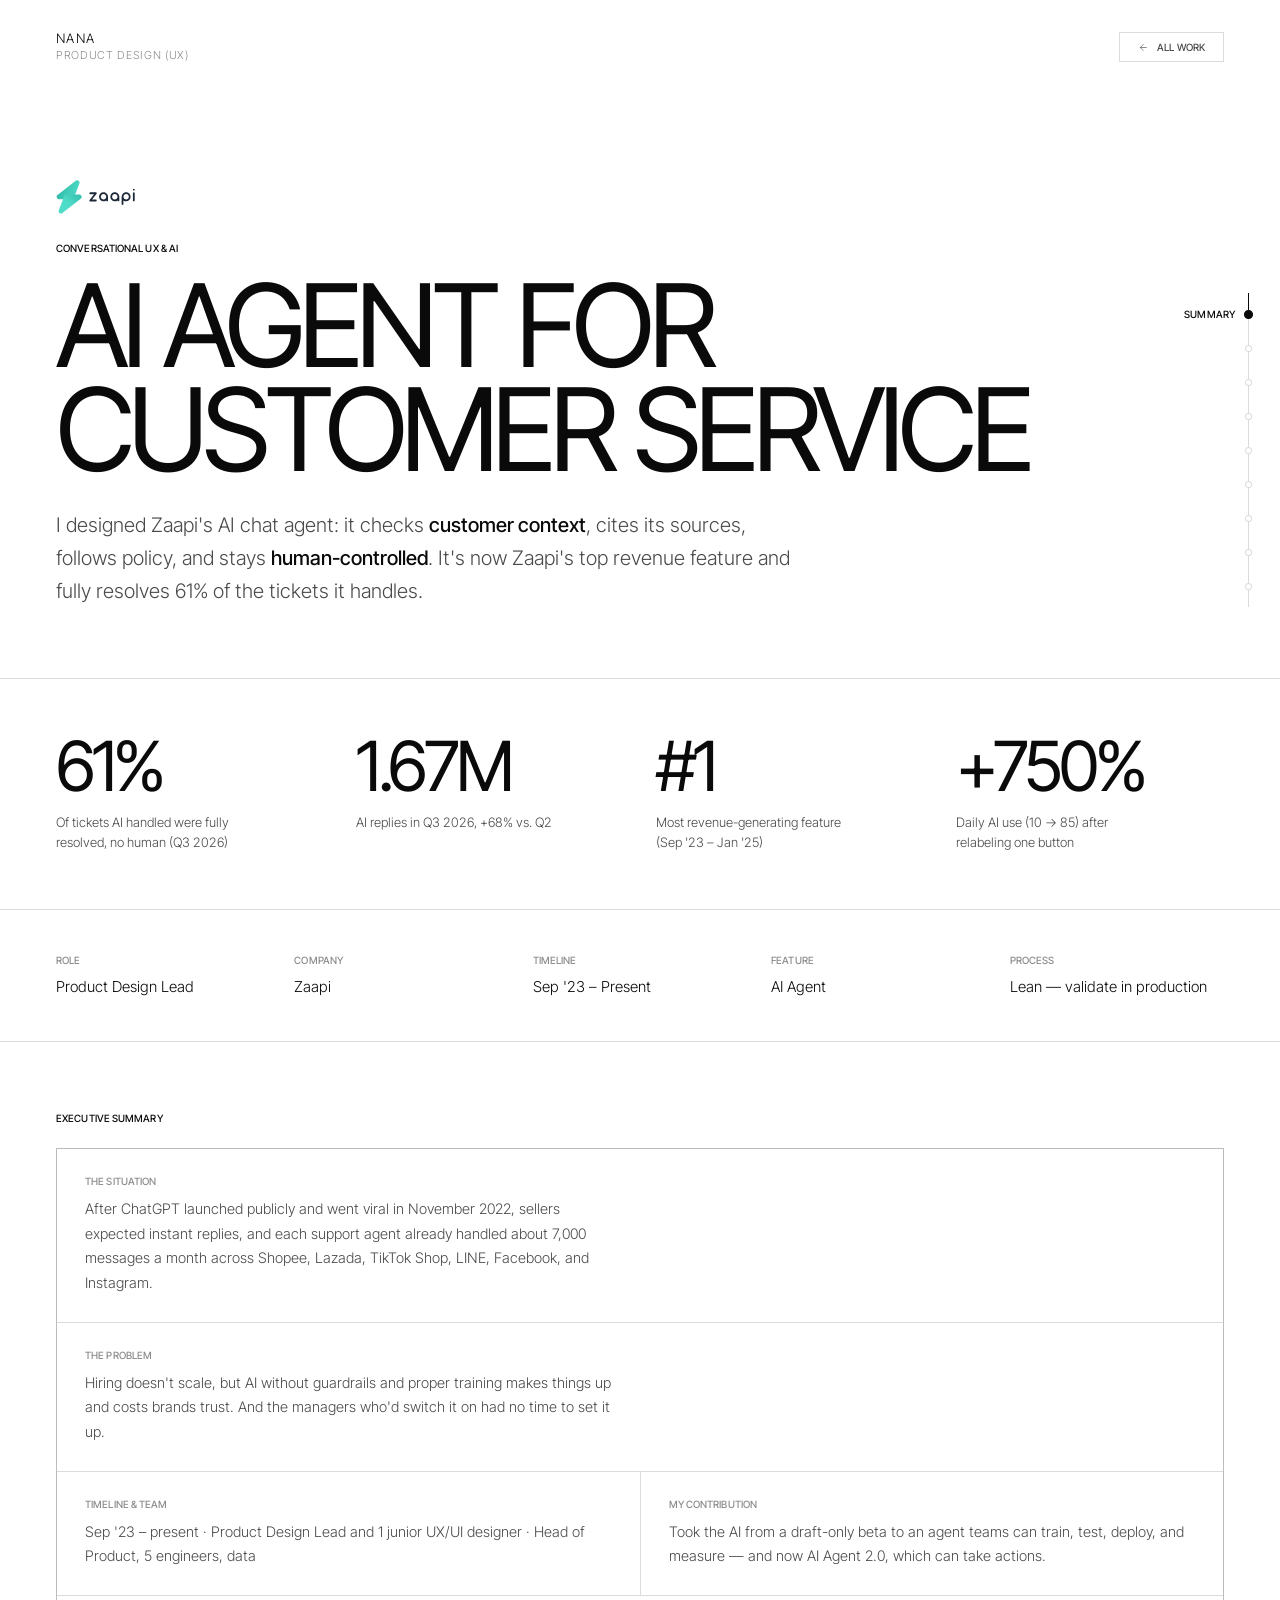
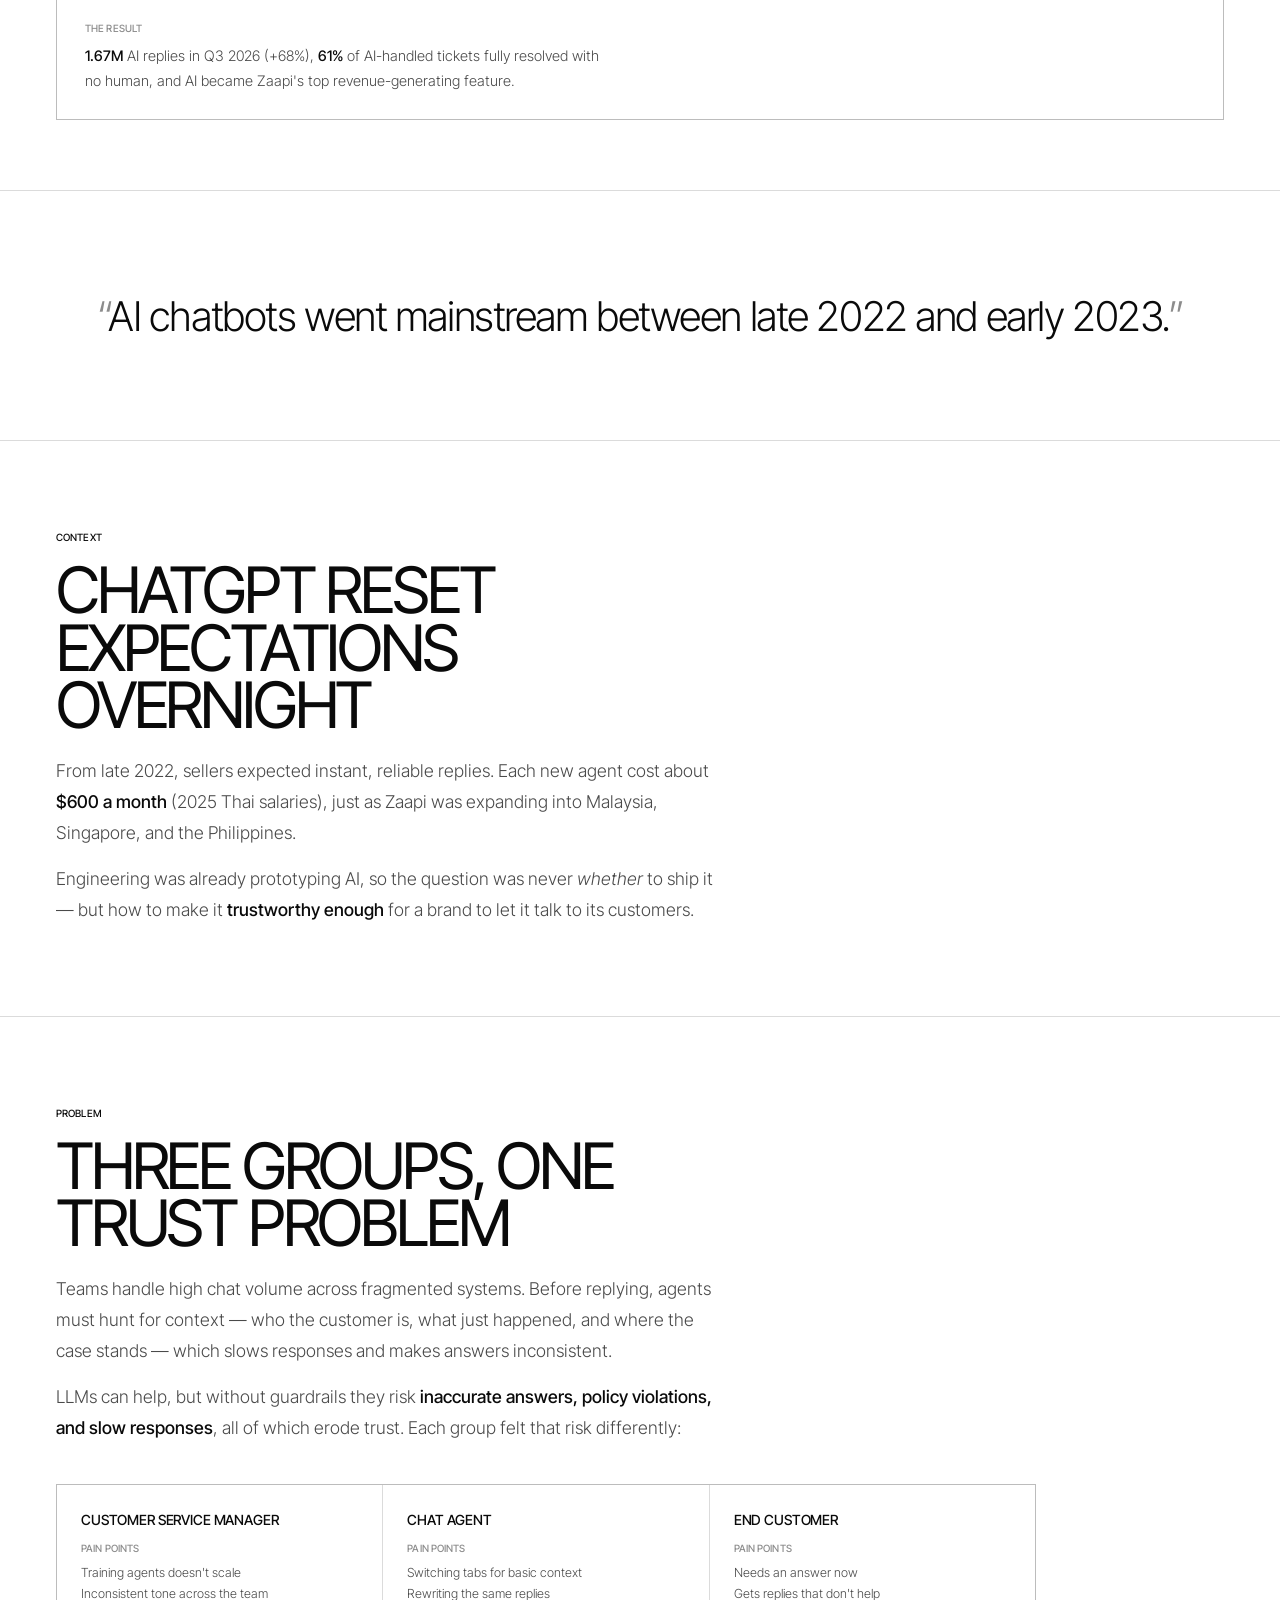
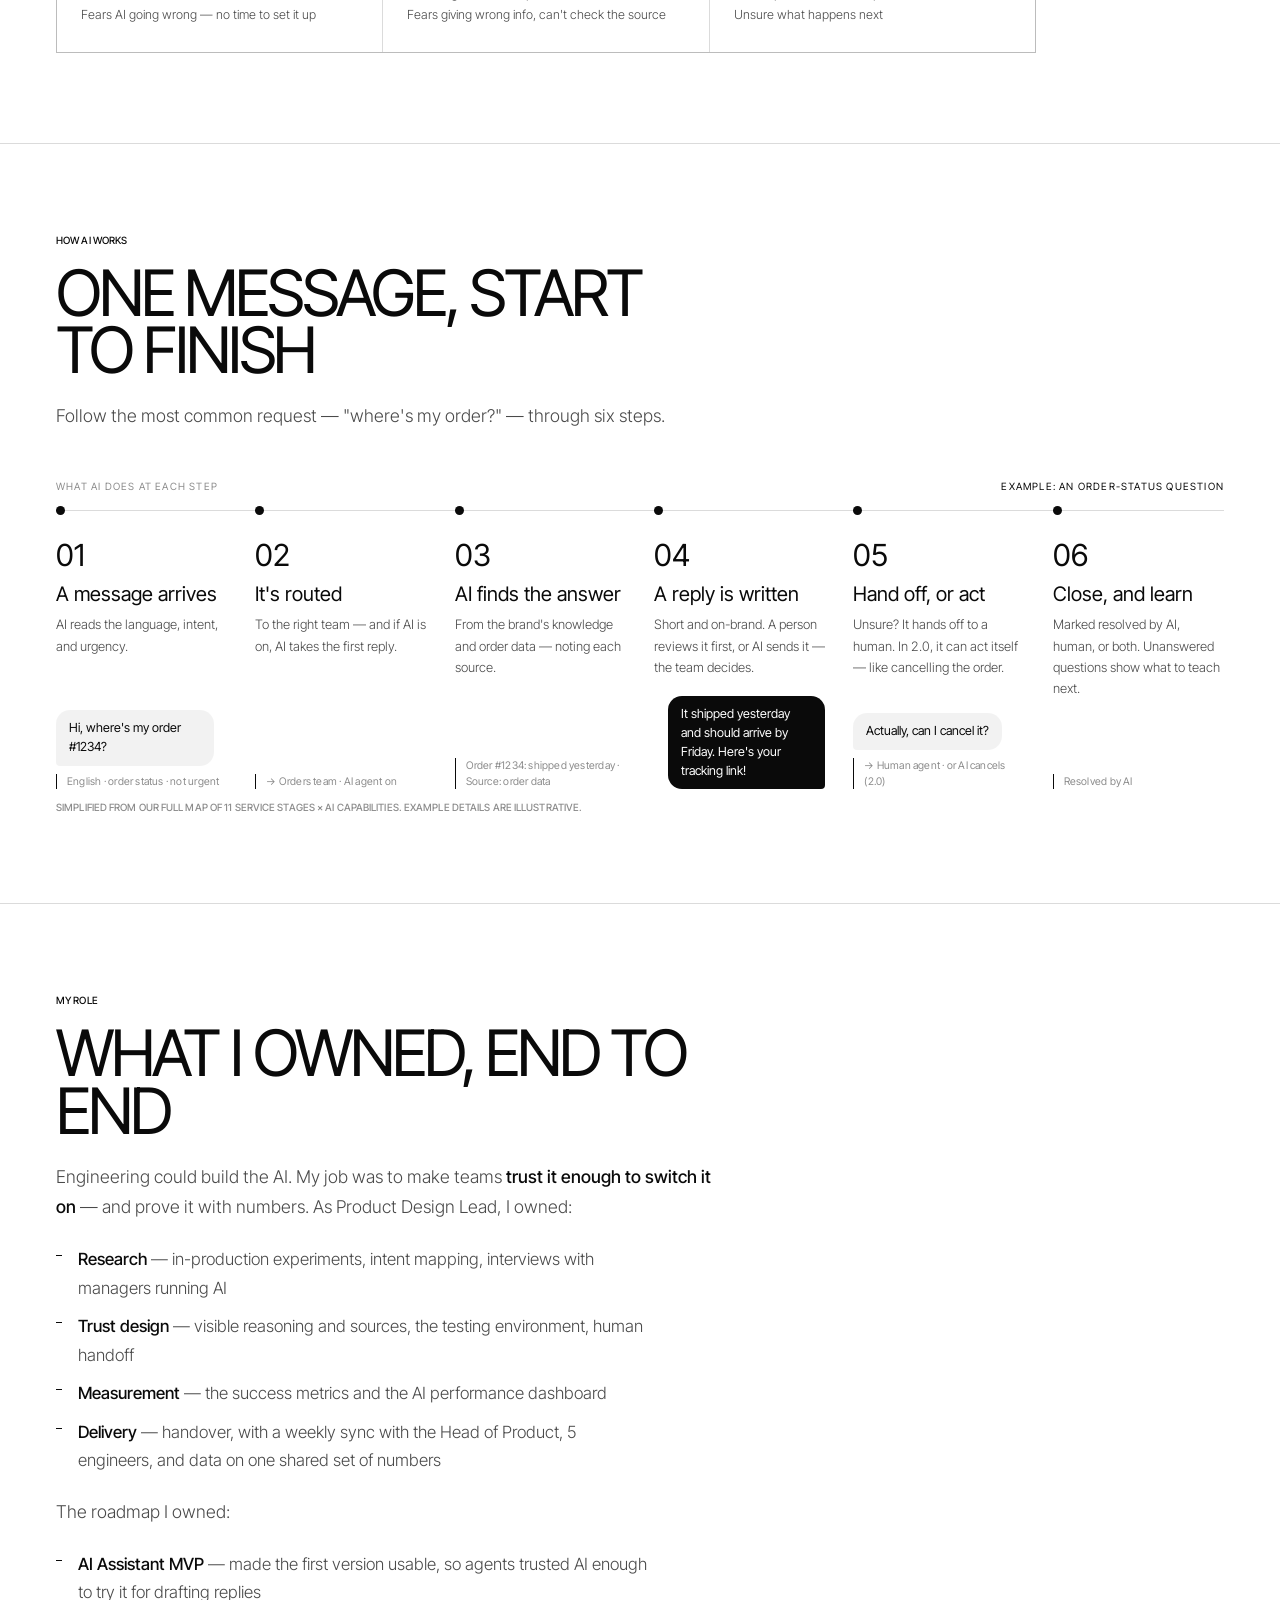
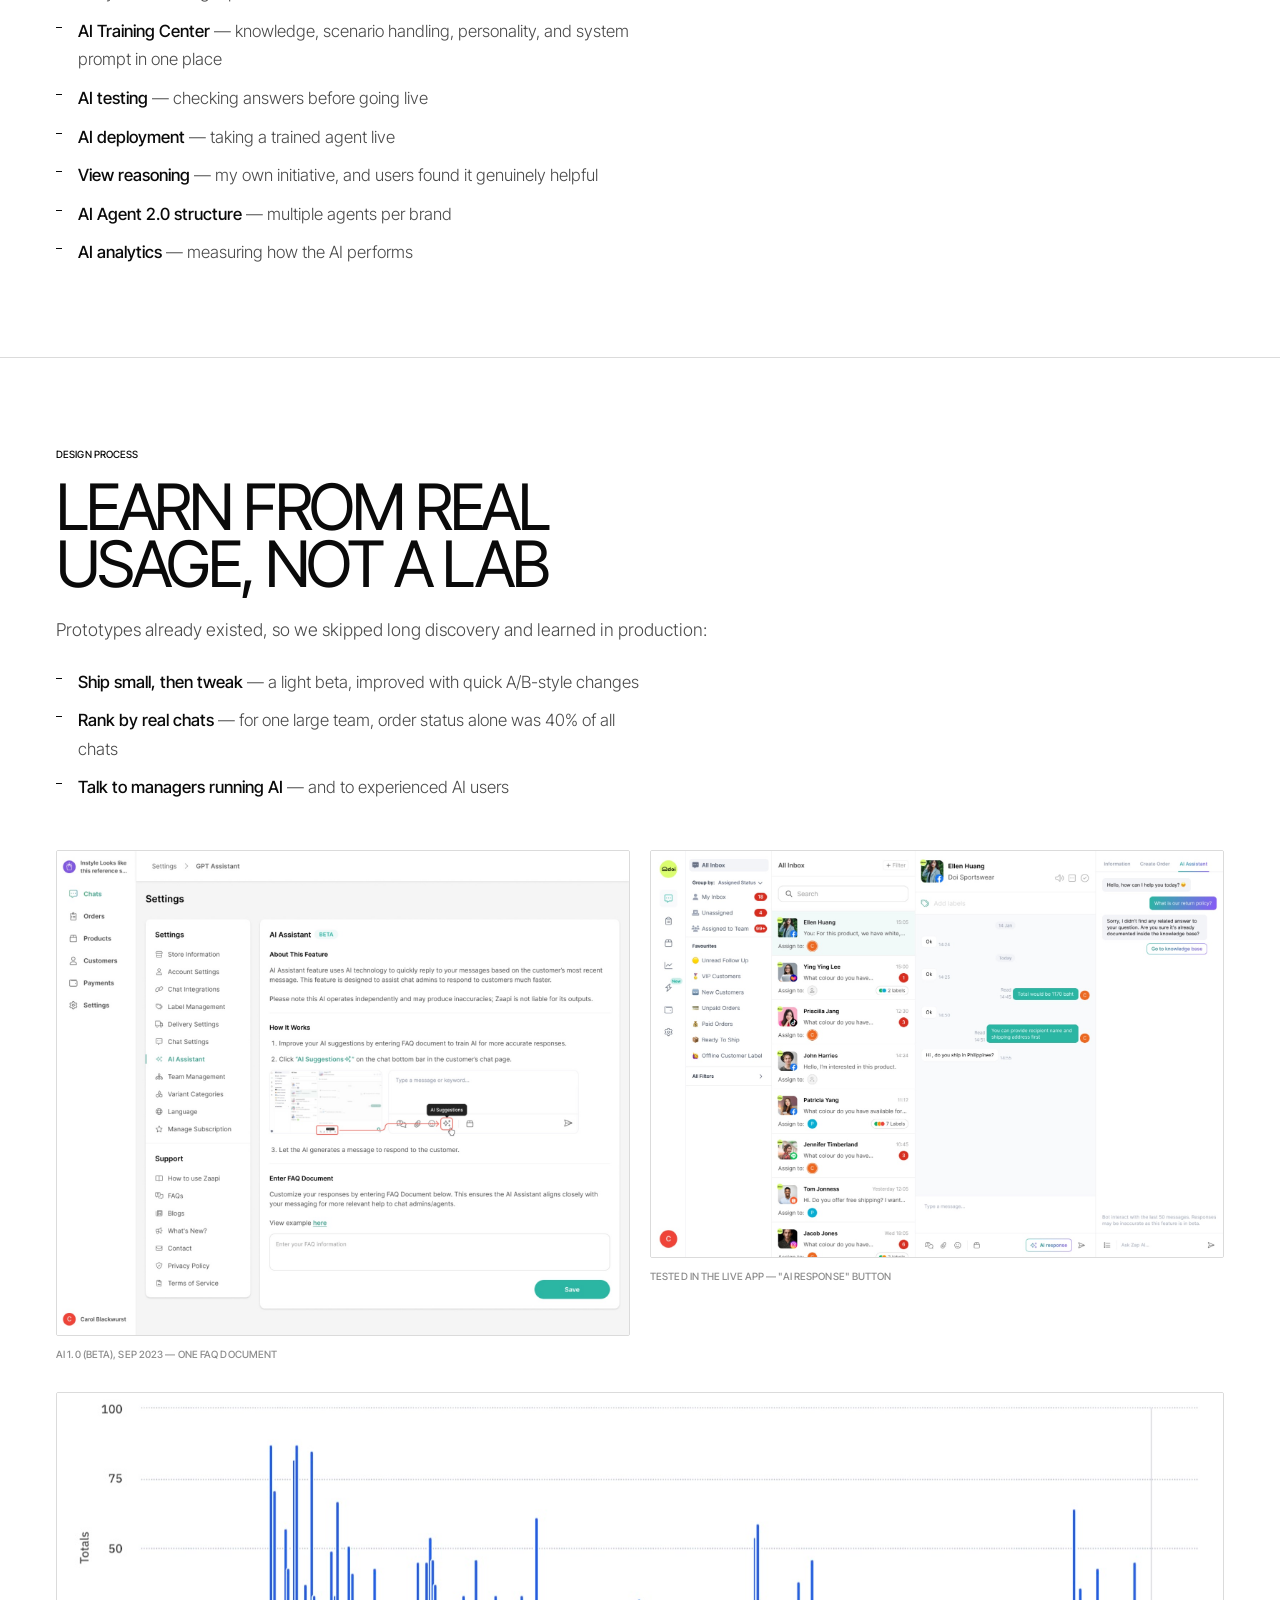
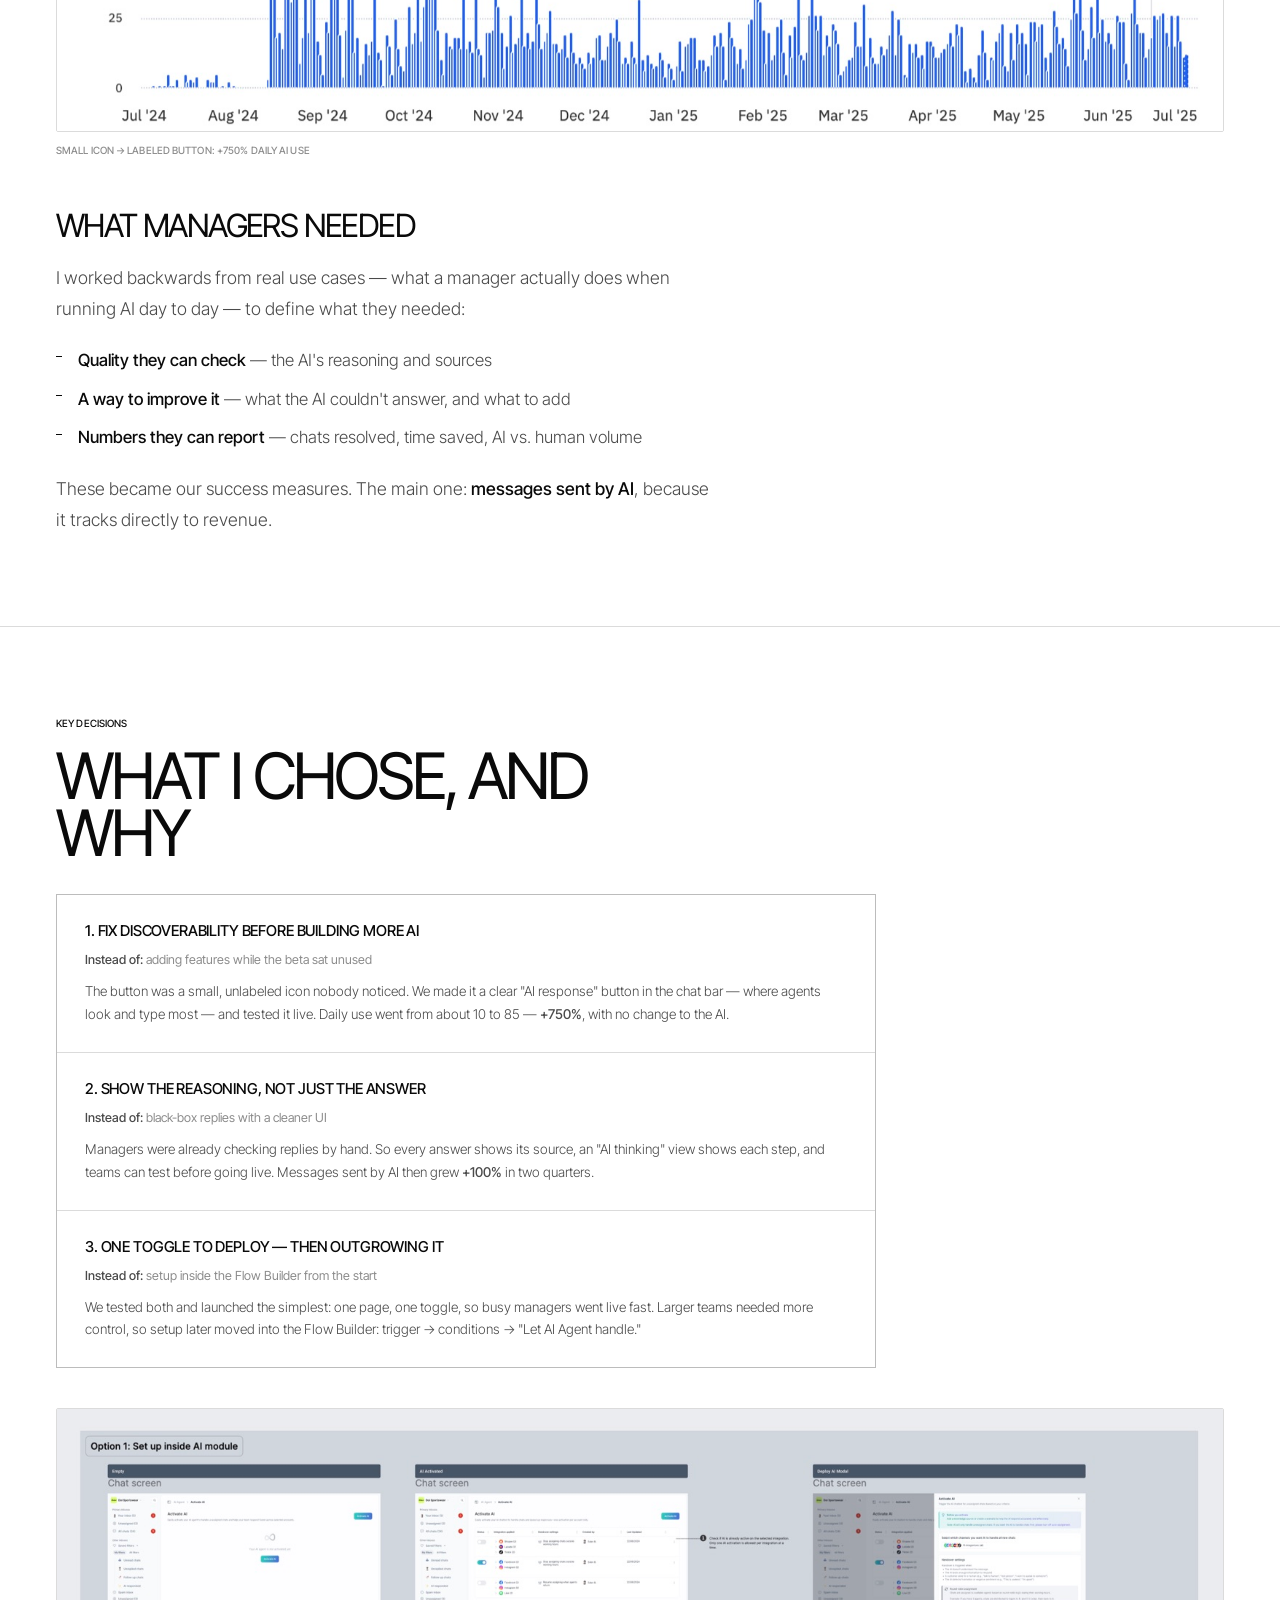
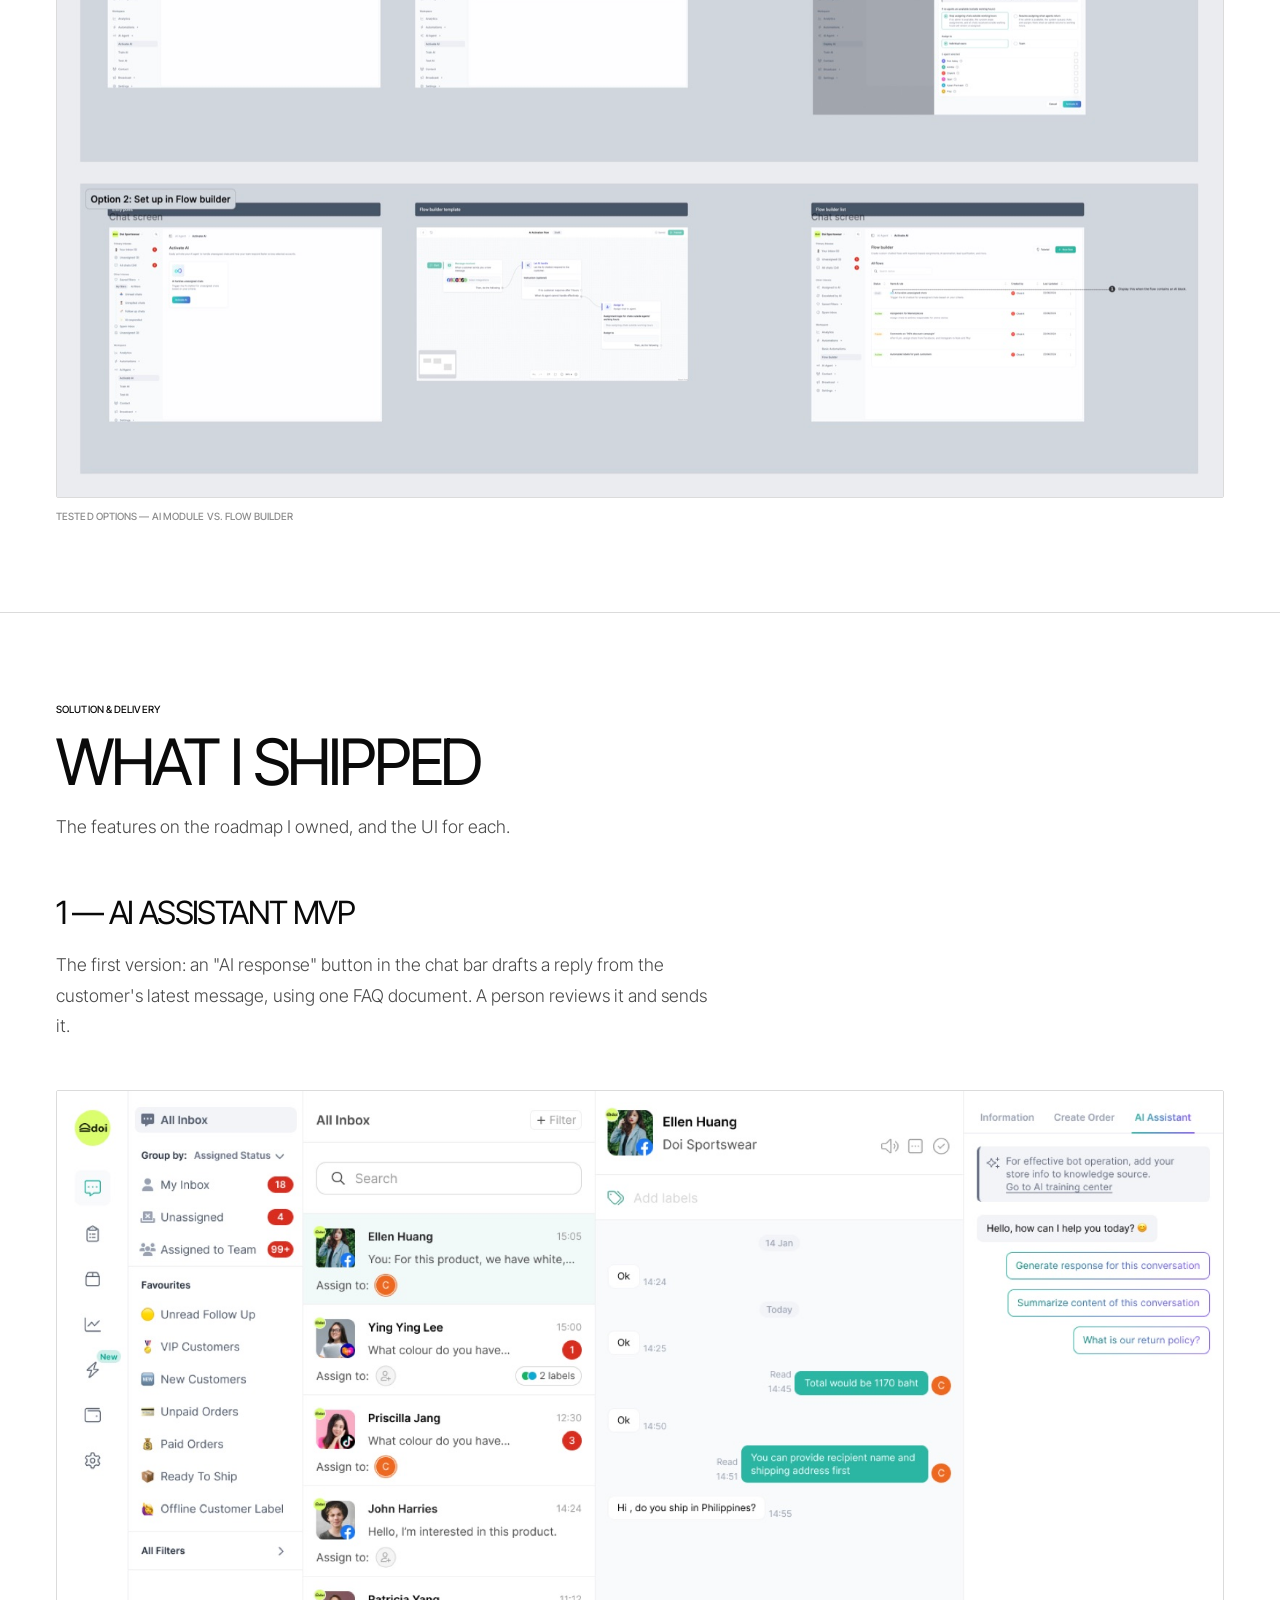
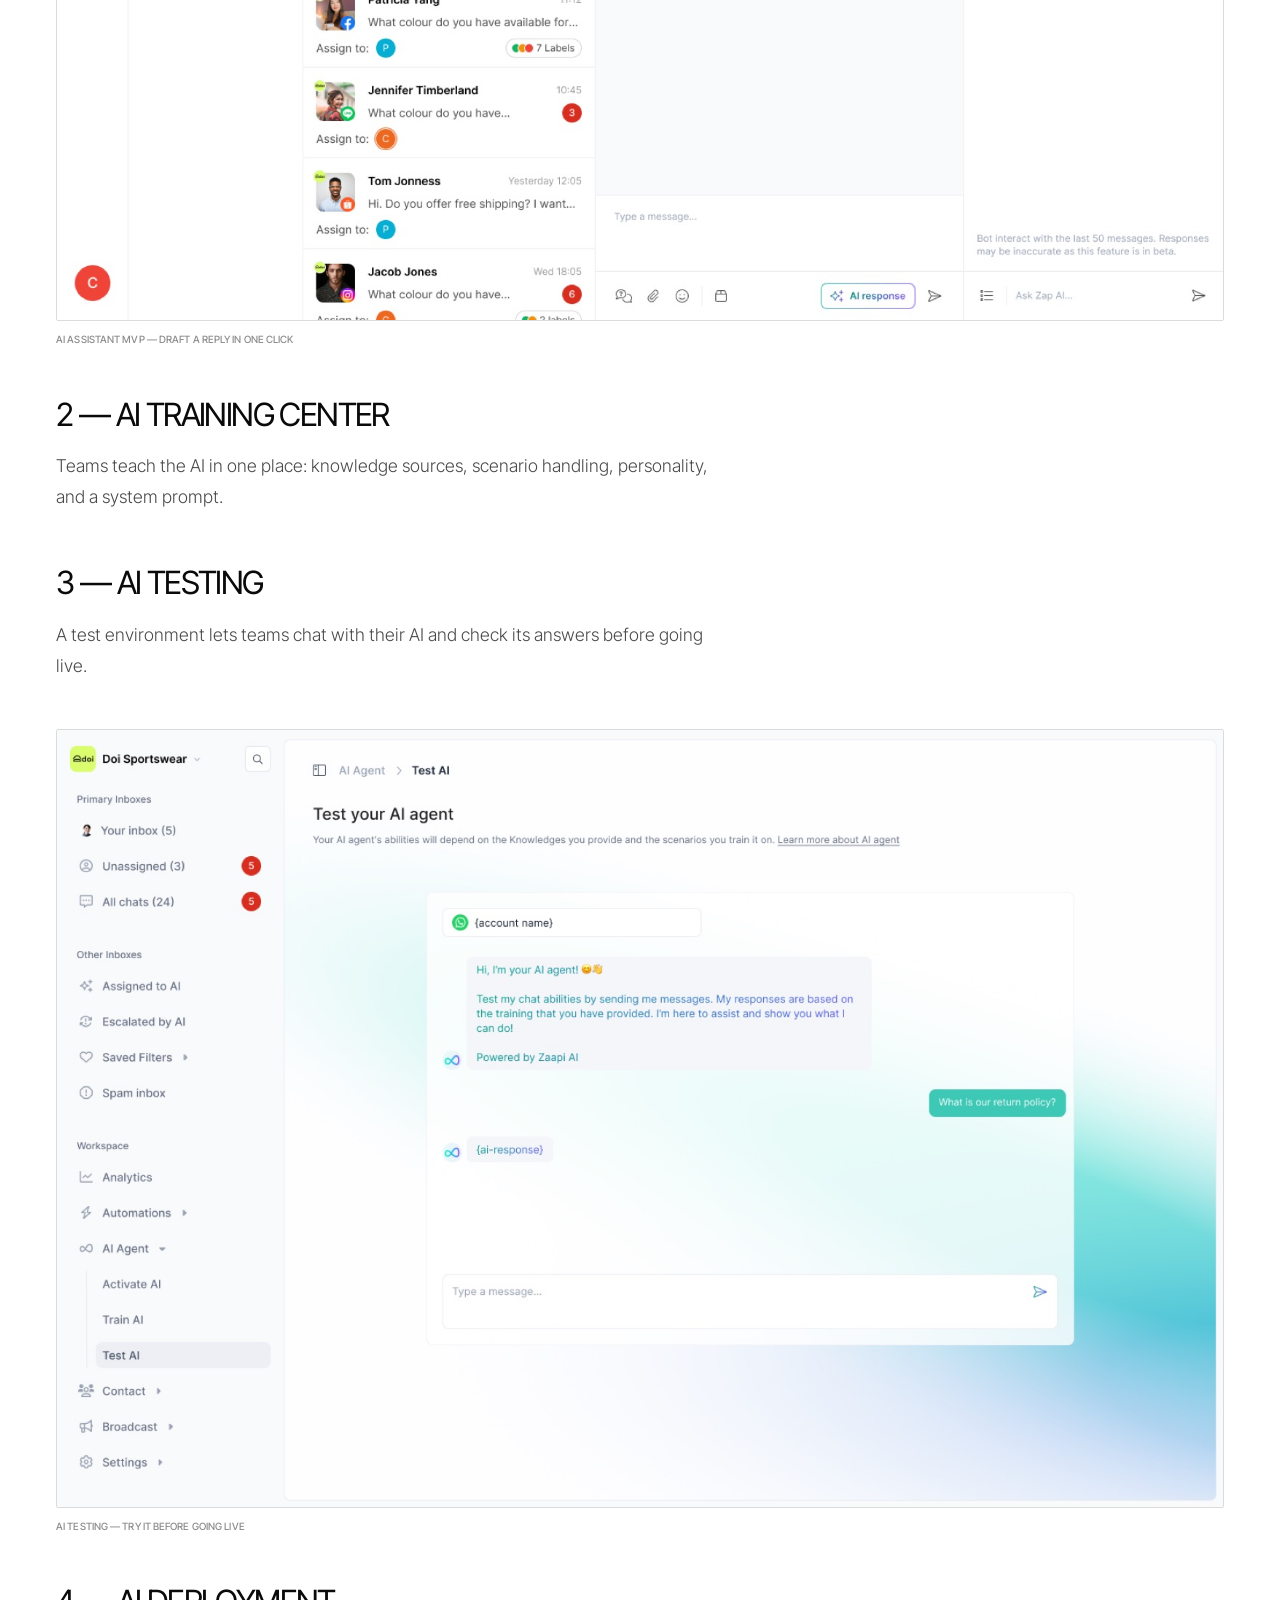
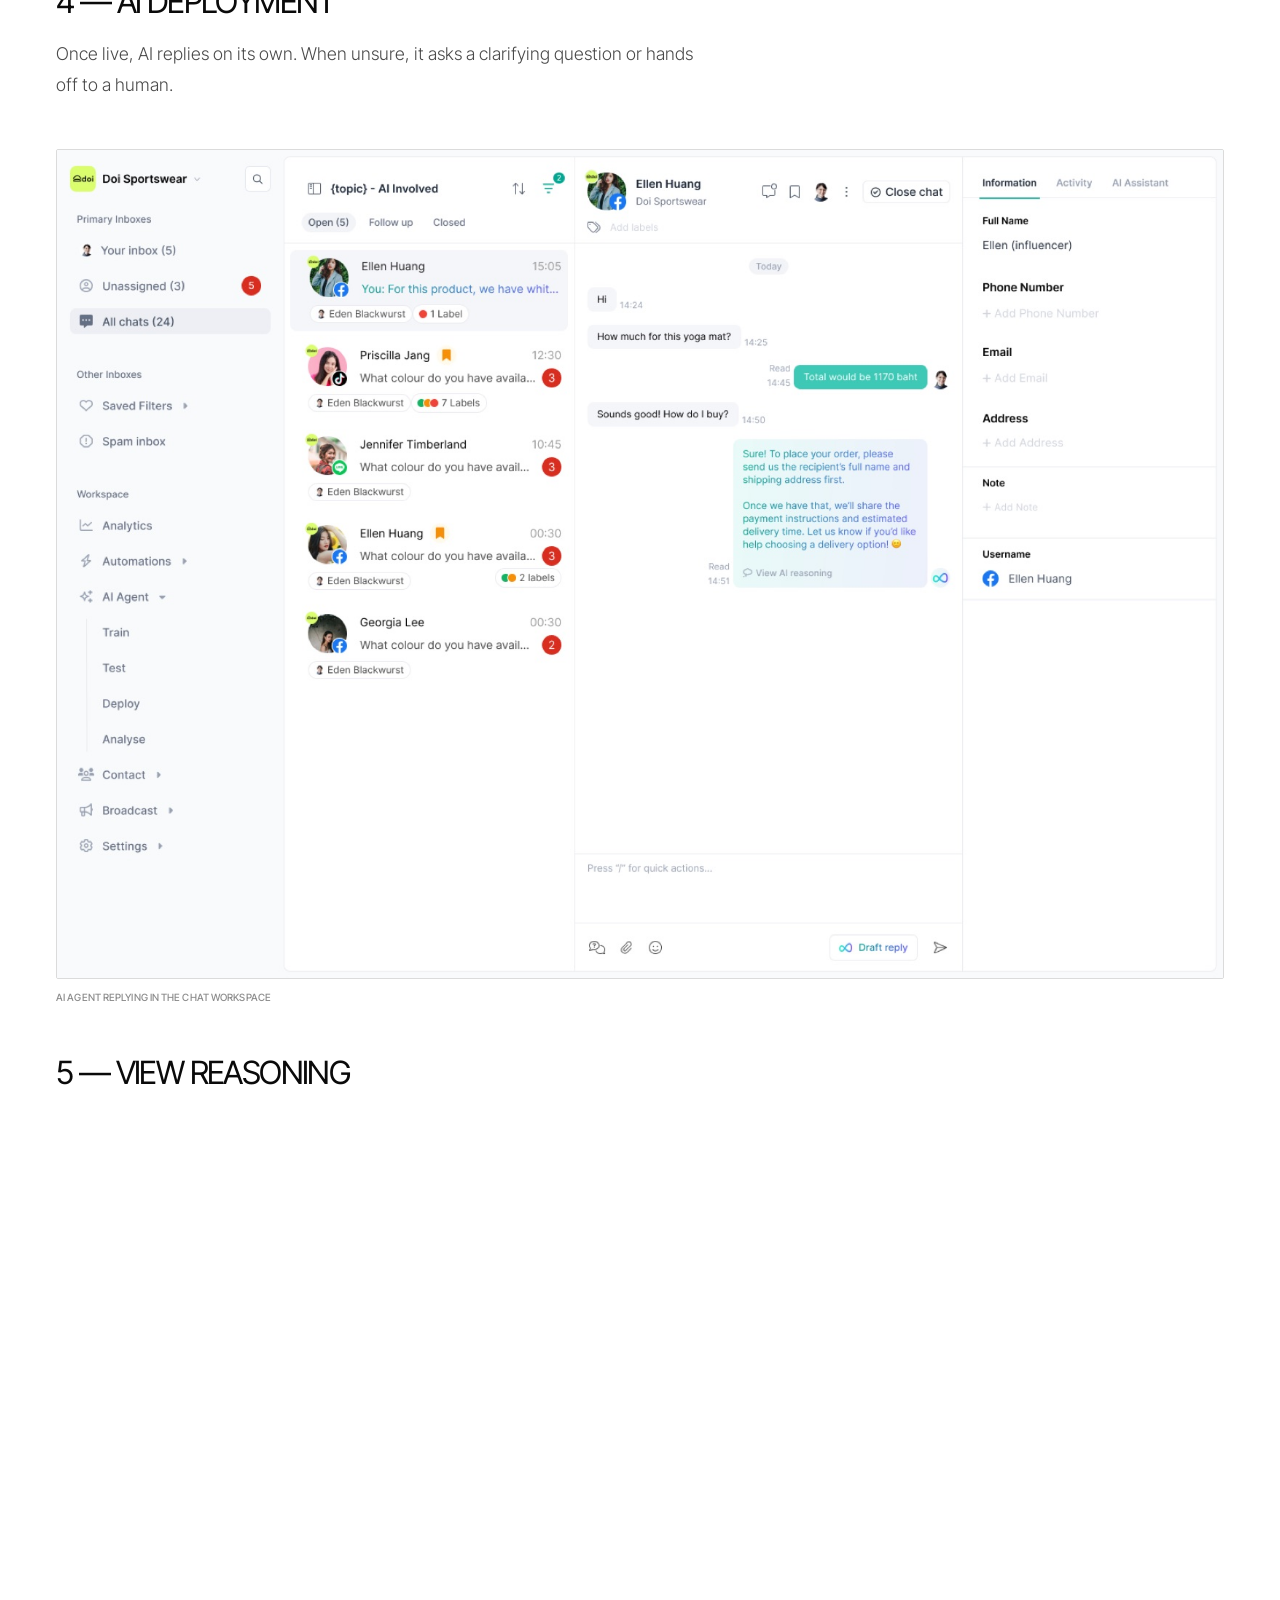
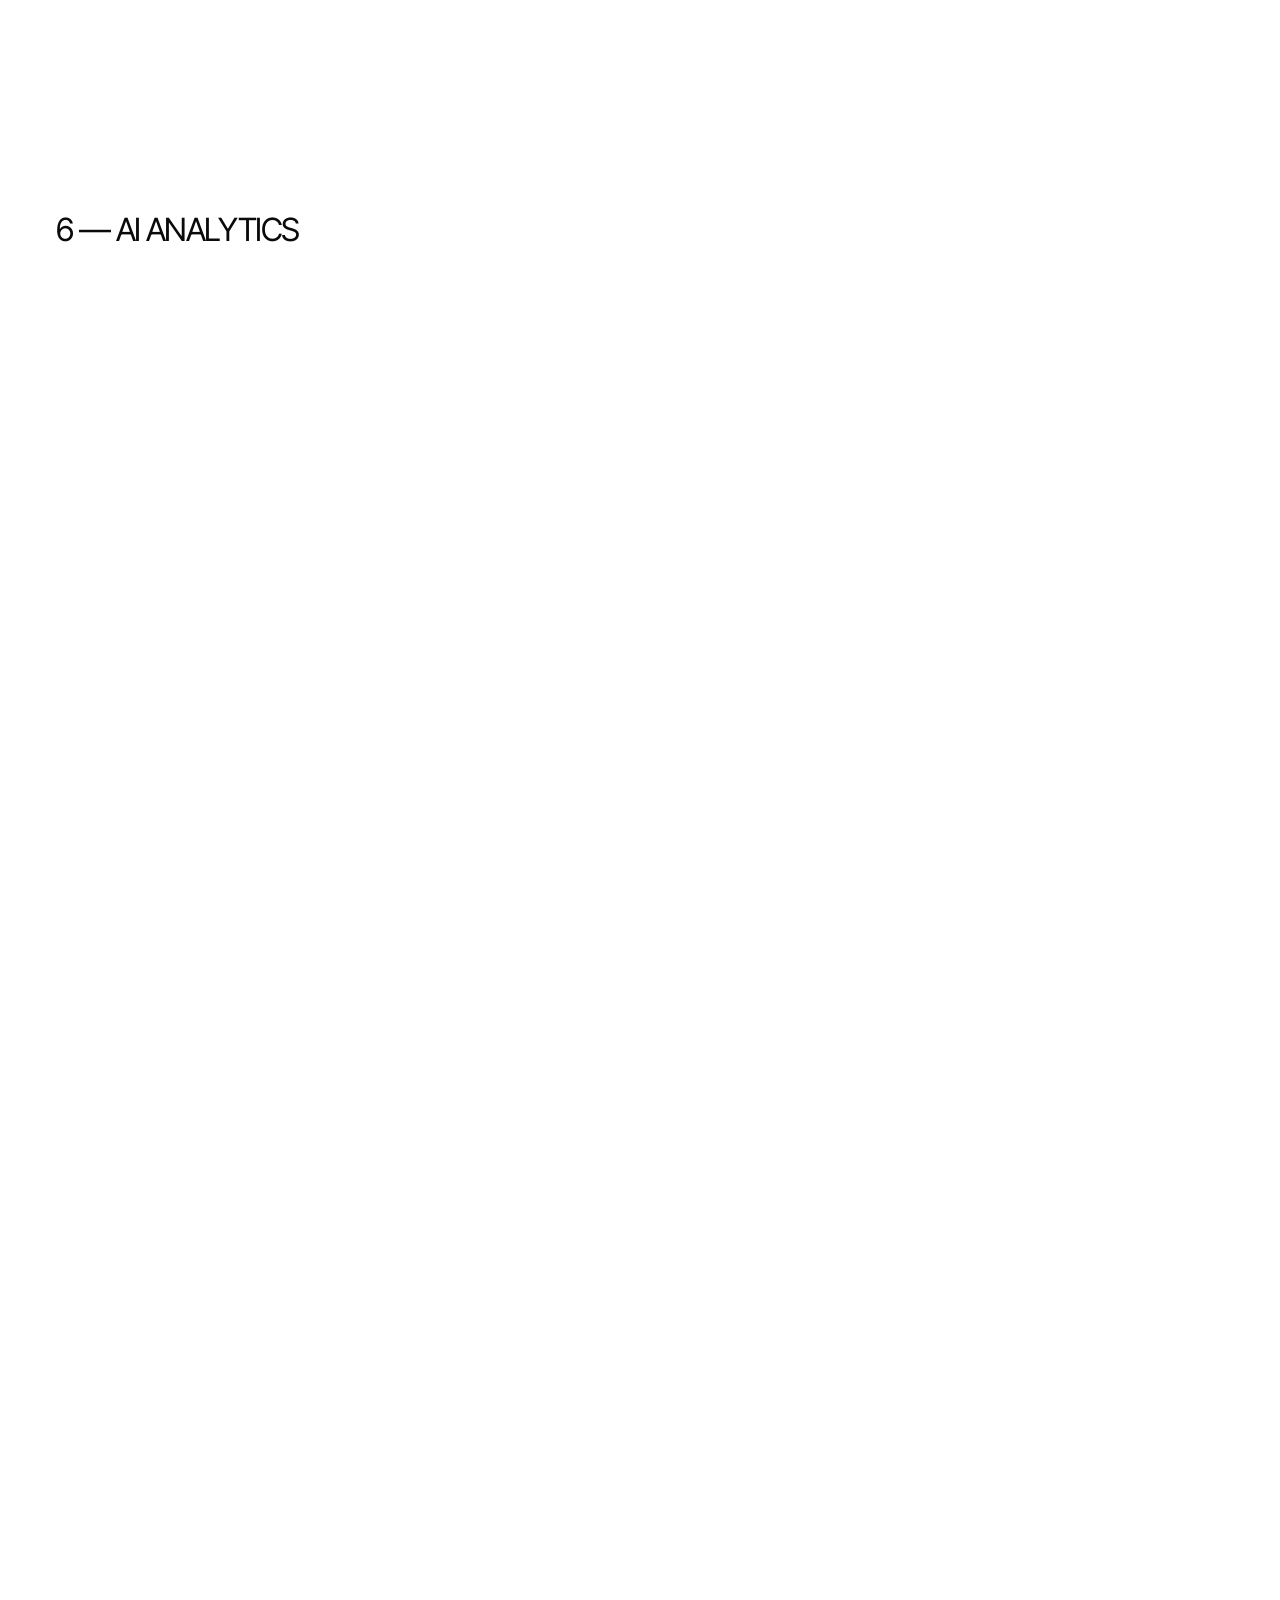
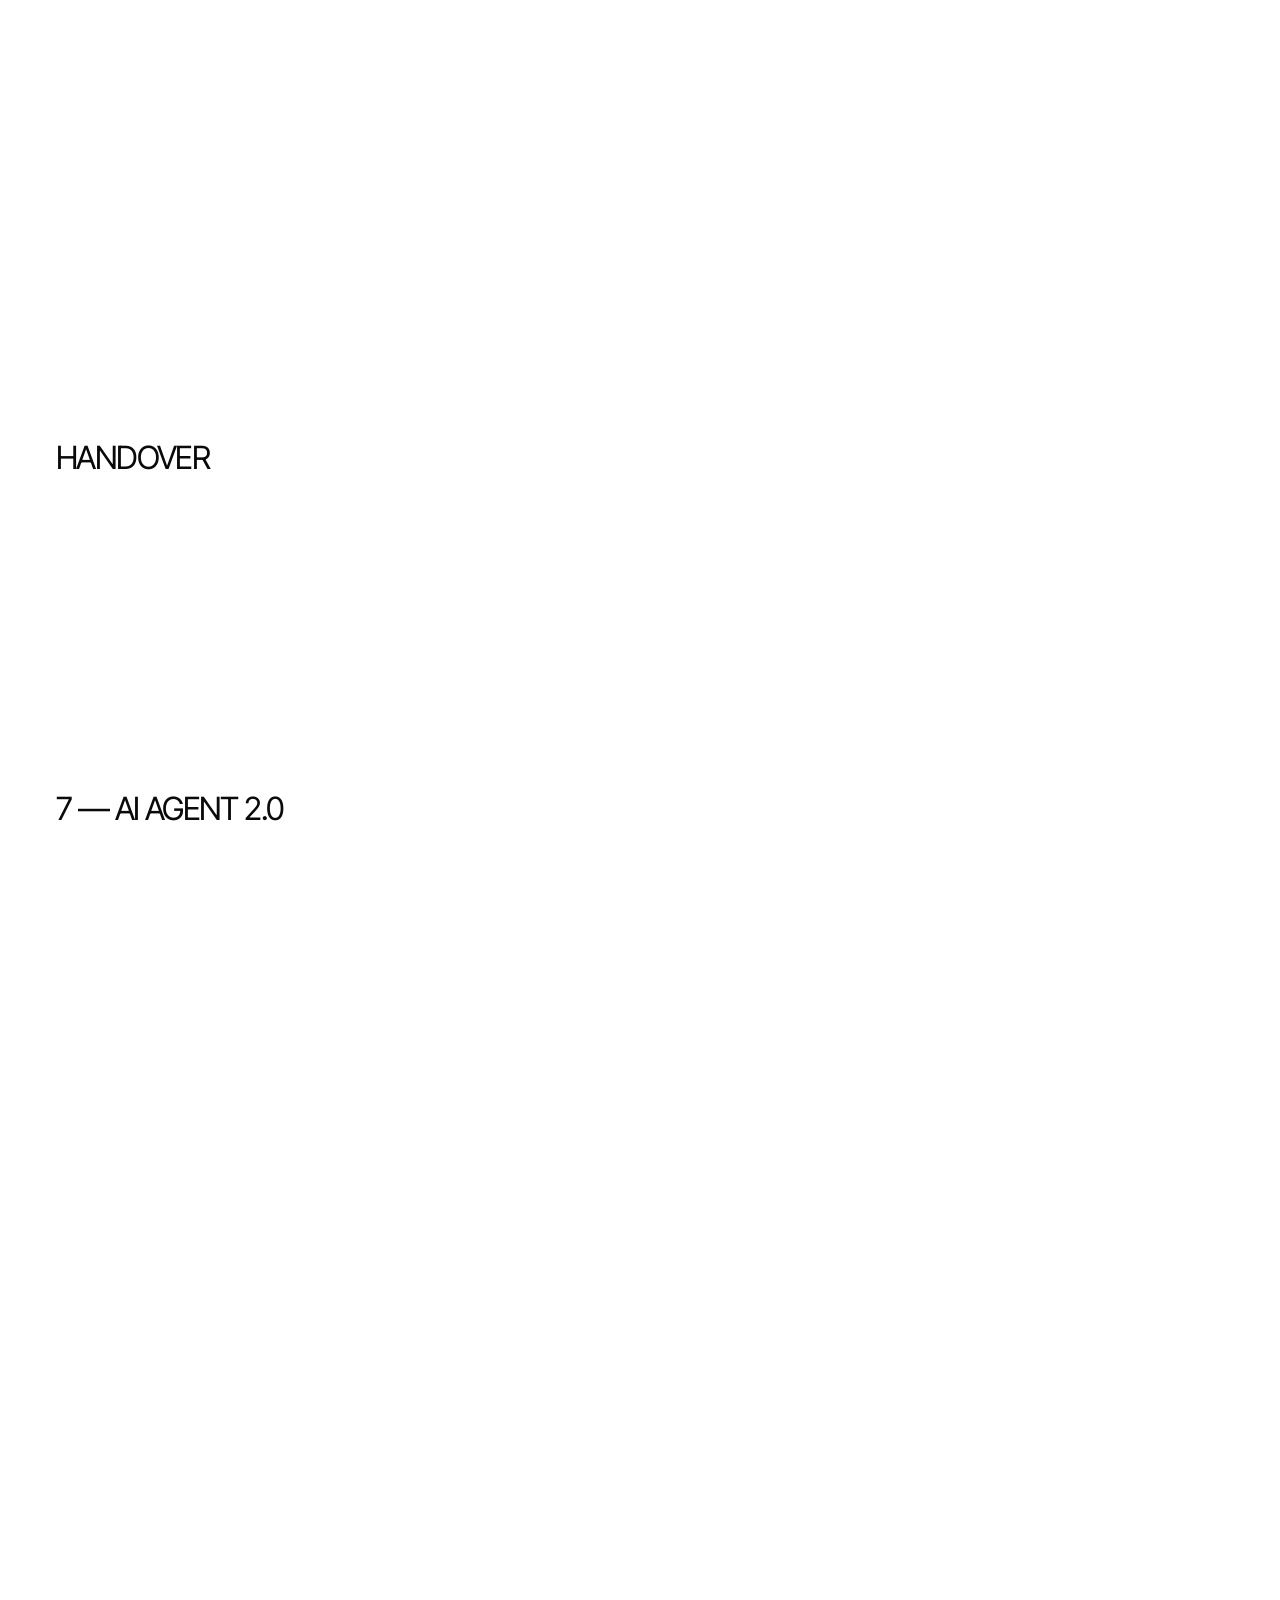
<file: case-studies/zaapi-ai-agent/index.html>
<!DOCTYPE html>
<html lang="en">
<head>
<meta charset="UTF-8">
<meta name="viewport" content="width=device-width, initial-scale=1.0">
<title>AI Agent for Customer Service — Nana, Product Design (UX/UI)</title>
<meta name="description" content="Designing a no-code AI chat agent that uses customer context, cites sources, follows policy, and stays human-controlled — +750% AI feature usage. A product design case study by Nana.">
<link rel="preconnect" href="https://fonts.googleapis.com">
<link href="https://fonts.googleapis.com/css2?family=Forum&family=The+Impressionist&family=Playfair+Display:wght@400;700&family=Roboto:wght@100;300;400;500&family=DM+Mono:wght@300;400;500&display=swap" rel="stylesheet">
<style>
  @font-face{
    font-family:'TheSeasonsAccent';
    src:url('../../assets/fonts/Fontspring-DEMO-theseasons-it.otf') format('opentype');
    font-weight:400; font-style:italic; font-display:swap;
  }
  @font-face{
    font-family:'TheSeasonsAccent';
    src:url('../../assets/fonts/Fontspring-DEMO-theseasons-bdit.otf') format('opentype');
    font-weight:700; font-style:italic; font-display:swap;
  }
  @font-face{
    font-family:'New York Personal';
    src:url('../../assets/fonts/NewYork-Personal.otf') format('opentype');
    font-weight:400; font-style:normal; font-display:swap;
  }
  @font-face{
    font-family:'Milton One Bold';
    src:url('../../assets/fonts/Milton_One_Bold.otf') format('opentype');
    font-weight:400; font-style:normal; font-display:swap;
  }
  @font-face{
    font-family:'ZT Nature Regular';
    src:url('../../assets/fonts/ZTNature-Regular.otf') format('opentype');
    font-weight:400; font-style:normal; font-display:swap;
  }
  @font-face{
    font-family:'ZT Nature Thin';
    src:url('../../assets/fonts/ZTNature-Thin.ttf') format('truetype');
    font-weight:100; font-style:normal; font-display:swap;
  }
  @font-face{
    font-family:'MADE Outer Sans Thin';
    src:url('../../assets/fonts/MadeOuterSans-Thin.otf') format('opentype');
    font-weight:100; font-style:normal; font-display:swap;
  }
  :root{
    --bg:#faf9f6;
    --white:#141310;
    --gray:#6b6862;
    --gray-dim:#8a867d;
    --line:rgba(0,0,0,0.1);
    --accent:#FF2E3F;
    --serif:'Forum', serif;
    --swash:'TheSeasonsAccent', cursive;
    --sans:'DM Mono', 'Helvetica Neue', monospace;
    --mono:'DM Mono', monospace;
    --edge-pad: max(56px, calc((100vw - 1280px)/2 + 56px));
  }
  *{ margin:0; padding:0; box-sizing:border-box; }
  html{ scroll-behavior:smooth; }
  body{
    background:var(--bg); color:var(--white); font-family:var(--sans); font-weight:300;
    overflow-x:hidden;
  }
  ::selection{ background:var(--accent); color:#fff; }
  a{ color:inherit; text-decoration:none; }
  section{ position:relative; z-index:2; }

  .logo-badge{ filter:invert(1); }

  .brand-fixed{
    position:fixed; top:32px; left:var(--edge-pad); z-index:61; color:var(--white);
    transition:opacity .4s ease, transform .4s ease;
  }
  .brand-fixed .brand-name{ font-family:var(--sans); font-weight:300; font-size:13px; letter-spacing:.1em; text-transform:uppercase; display:block; line-height:1; }
  .brand-fixed .brand-sub{ display:block; font-family:var(--sans); font-weight:300; font-size:11px; letter-spacing:.06em; text-transform:uppercase; color:var(--gray-dim); margin-top:3px; }
  @media (max-width:760px){ .brand-fixed{ top:31px; left:32px; } }

  body.nav-hidden .brand-fixed{ opacity:0; transform:translateY(-16px); pointer-events:none; }

  header{
    position:fixed; top:0; left:0; right:0; z-index:60;
    display:flex; align-items:center; justify-content:flex-end; gap:18px;
    padding:32px var(--edge-pad) 22px calc(var(--edge-pad) + 149px);
    transition:opacity .4s ease, transform .4s ease;
  }
  body.nav-hidden header{ opacity:0; transform:translateY(-16px); pointer-events:none; }
  header .menu{
    font-family:var(--mono); font-size:10px; letter-spacing:.14em; text-transform:uppercase; color:var(--gray);
    border:1px solid var(--line); border-radius:999px; padding:8px 18px; transition:border-color .3s,color .3s;
    display:flex; align-items:center; gap:8px;
  }
  header .menu svg{ width:11px; height:11px; }
  header .menu:hover{ border-color:var(--accent); color:var(--accent); }
  @media (max-width:760px){ header{ padding:28px 32px 19px 173px; } }

  .reveal{ opacity:0; transform:translateY(24px); transition:opacity .8s ease, transform .8s cubic-bezier(.2,.7,.3,1); }
  .reveal.in{ opacity:1; transform:translateY(0); }

  /* ---------- hero ---------- */
  .cs-hero{ padding:180px var(--edge-pad) 70px; border-bottom:1px solid var(--line); }
  .cs-hero .logo-badge{ height:34px; width:auto; margin-bottom:24px; }
  .cs-hero .kicker{ font-family:var(--mono); font-size:10px; letter-spacing:.24em; text-transform:uppercase; color:var(--accent); margin-bottom:20px; }
  .cs-hero h1{ font-family:var(--serif); font-weight:400; line-height:1.02; font-size:clamp(2.4rem,7vw,5.2rem); max-width:16ch; }
  .cs-hero .lead{ margin-top:28px; font-size:clamp(1rem,1.8vw,1.25rem); line-height:1.65; color:var(--gray); max-width:62ch; font-weight:300; }
  .cs-hero .lead strong{ color:var(--white); font-weight:300; }

  .cs-meta{
    padding:44px var(--edge-pad); border-bottom:1px solid var(--line);
    display:grid; grid-template-columns:repeat(4,1fr); gap:24px;
  }
  .cs-meta .item .lbl{ font-family:var(--mono); font-size:9.5px; letter-spacing:.16em; text-transform:uppercase; color:var(--gray-dim); margin-bottom:10px; }
  .cs-meta .item .val{ font-family:var(--sans); font-weight:300; font-size:15px; color:var(--white); line-height:1.4; }
  .cs-meta .item .val.accent{ color:var(--accent); }

  /* ---------- stats row ---------- */
  .cs-stats{
    padding:56px var(--edge-pad); border-bottom:1px solid var(--line);
    display:grid; grid-template-columns:repeat(4,1fr); gap:32px;
  }
  .cs-stats .stat{ font-family:var(--serif); font-weight:400; font-size:clamp(2.1rem,4.4vw,3.2rem); color:var(--white); line-height:1; }
  .cs-stats .stat-desc{ margin-top:14px; font-size:13px; line-height:1.6; color:var(--gray); max-width:26ch; font-weight:300; }
  @media (max-width:760px){ .cs-stats{ grid-template-columns:1fr 1fr; row-gap:40px; } }
  @media (max-width:760px){ .cs-meta{ grid-template-columns:1fr 1fr; row-gap:32px; } }

  /* ---------- content blocks ---------- */
  .cs-block{ padding:90px var(--edge-pad); border-bottom:1px solid var(--line); }
  .cs-block .kicker{ font-family:var(--mono); font-size:10px; letter-spacing:.24em; text-transform:uppercase; color:var(--accent); margin-bottom:18px; }
  .cs-block h2{ font-family:var(--serif); font-weight:400; line-height:1.05; font-size:clamp(1.6rem,3.6vw,2.5rem); max-width:18ch; }
  .cs-block .body-text{ margin-top:22px; font-size:clamp(.98rem,1.5vw,1.1rem); line-height:1.75; color:var(--gray); max-width:66ch; font-weight:300; }
  .cs-block .body-text strong{ color:var(--white); font-weight:300; }
  .cs-block .body-text + .body-text{ margin-top:16px; }
  .cs-block .body-list{ margin-top:22px; max-width:66ch; list-style:none; }
  .cs-block .body-list li{ font-size:clamp(.95rem,1.4vw,1.05rem); line-height:1.7; color:var(--gray); font-weight:300; padding-left:22px; position:relative; margin-top:10px; }
  .cs-block .body-list li::before{ content:''; position:absolute; left:0; top:.6em; width:6px; height:1px; background:var(--accent); }
  .cs-block .body-list li strong{ color:var(--white); font-weight:300; }

  .role-grid{ margin-top:40px; display:grid; grid-template-columns:repeat(3,1fr); gap:1px; background:var(--line); border:1px solid var(--line); max-width:980px; }
  .role-grid .card{ background:var(--bg); padding:26px 24px; }
  .role-grid .card h4{ font-family:var(--sans); font-weight:300; font-size:14px; color:var(--white); margin-bottom:14px; }
  .role-grid .card .kpi-lbl{ font-family:var(--mono); font-size:9px; letter-spacing:.14em; text-transform:uppercase; color:var(--gray-dim); margin-bottom:8px; }
  .role-grid .card ul{ list-style:none; }
  .role-grid .card li{ font-size:12.5px; line-height:1.7; color:var(--gray); font-weight:300; }
  @media (max-width:760px){ .role-grid{ grid-template-columns:1fr; } }

  /* ---------- executive summary ---------- */
  .cs-exec{ padding:70px var(--edge-pad); border-bottom:1px solid var(--line); }
  .cs-exec .kicker{ font-family:var(--mono); font-size:10px; letter-spacing:.24em; text-transform:uppercase; color:var(--accent); margin-bottom:24px; }
  .cs-exec-grid{ display:grid; grid-template-columns:1fr 1fr; gap:1px; background:var(--line); border:1px solid var(--line); }
  .cs-exec-grid .row{ background:var(--bg); padding:26px 28px; }
  .cs-exec-grid .row.wide{ grid-column:1/-1; }
  .cs-exec-grid .row .lbl{ font-family:var(--mono); font-size:9.5px; letter-spacing:.16em; text-transform:uppercase; color:var(--gray-dim); margin-bottom:10px; }
  .cs-exec-grid .row .val{ font-size:14.5px; line-height:1.7; color:var(--gray); font-weight:300; max-width:66ch; }
  .cs-exec-grid .row .val strong{ color:var(--white); font-weight:300; }
  @media (max-width:760px){ .cs-exec-grid{ grid-template-columns:1fr; } .cs-exec-grid .row.wide{ grid-column:auto; } }

  .tbd{ color:var(--accent); font-style:italic; }

  .cs-meta.five{ grid-template-columns:repeat(5,1fr); }
  @media (max-width:900px){ .cs-meta.five{ grid-template-columns:repeat(2,1fr); } }

  /* ---------- key decisions ---------- */
  .decision-list{ margin-top:32px; display:flex; flex-direction:column; gap:1px; background:var(--line); border:1px solid var(--line); max-width:820px; }
  .decision-list .decision{ background:var(--bg); padding:26px 28px; }
  .decision-list .decision h4{ font-family:var(--sans); font-weight:300; font-size:15px; color:var(--white); margin-bottom:10px; }
  .decision-list .decision .alt{ font-size:12.5px; line-height:1.6; color:var(--gray-dim); margin-bottom:10px; }
  .decision-list .decision .alt strong{ color:var(--gray); font-weight:300; }
  .decision-list .decision p{ font-size:13.5px; line-height:1.7; color:var(--gray); font-weight:300; }
  .tech-table{ margin-top:32px; width:100%; border-collapse:collapse; border:1px solid var(--line); font-size:13.5px; line-height:1.7; }
  .tech-table th{ text-align:left; font-family:var(--mono); font-weight:400; font-size:10px; letter-spacing:.12em; text-transform:uppercase; color:var(--gray-dim); padding:14px 20px; border-bottom:1px solid var(--line); }
  .tech-table td{ padding:22px 20px; border-top:1px solid var(--line); vertical-align:top; color:var(--gray); font-weight:300; width:40%; }
  .tech-table td.tech{ width:20%; font-family:var(--serif); font-size:1.2rem; line-height:1.2; color:var(--white); }
  .tech-table td.tech span{ display:block; margin-top:10px; font-family:var(--mono); font-size:10px; letter-spacing:.08em; line-height:1.5; text-transform:uppercase; color:var(--gray-dim); }
  @media (max-width:760px){
    .tech-table thead{ display:none; }
    .tech-table tr{ display:block; border-top:1px solid var(--line); padding:20px 18px; }
    .tech-table tr:first-child{ border-top:0; }
    .tech-table td, .tech-table td.tech{ display:block; width:auto; padding:0; border:0; }
    .tech-table td + td{ margin-top:10px; }
    .tech-table td:last-child::before{ content:'For the design — '; color:var(--gray-dim); }
  }
  .flow{ margin:48px 0 0; }
  .flow-head{ display:flex; justify-content:space-between; gap:16px; flex-wrap:wrap; font-family:var(--mono); font-size:10px; letter-spacing:.12em; text-transform:uppercase; color:var(--gray-dim); margin-bottom:14px; }
  .flow-head .flow-key{ color:var(--accent); }
  /* horizontal timeline: one line through all six steps, a dot per step */
  .flow-grid{ display:grid; grid-template-columns:repeat(6,minmax(0,1fr)); gap:0 28px; }
  .flow-step{ background:none; padding:34px 0 0; display:flex; flex-direction:column; position:relative; scroll-snap-align:start; }
  .flow-step::before{ content:''; position:absolute; top:4px; left:0; right:-28px; height:1px; background:var(--line); }
  .flow-step:last-child::before{ right:0; }
  .flow-step::after{ content:''; position:absolute; top:0; left:0; width:9px; height:9px; border-radius:50%; background:var(--accent); }
  .flow-no{ font-family:var(--serif); font-size:1.9rem; line-height:1; color:var(--accent); margin-bottom:12px; }
  .flow-step h4{ font-family:var(--serif); font-weight:400; font-size:1.25rem; line-height:1.2; color:var(--white); margin-bottom:8px; }
  .flow-step p{ font-size:13px; line-height:1.65; color:var(--gray); font-weight:300; }
  .flow-ex{ margin-top:auto; padding-top:18px; display:flex; flex-direction:column; gap:8px; }
  .flow-ex .bubble{ font-size:12.5px; line-height:1.5; padding:9px 13px; border-radius:14px; max-width:92%; }
  .flow-ex .bubble.in{ background:rgba(0,0,0,0.05); color:var(--white); align-self:flex-start; border-bottom-left-radius:4px; }
  .flow-ex .bubble.out{ background:var(--white); color:var(--bg); align-self:flex-end; border-bottom-right-radius:4px; }
  .flow-ex .tag{ font-family:var(--mono); font-size:10.5px; letter-spacing:.02em; line-height:1.5; color:var(--gray-dim); border-left:1px solid var(--accent); padding-left:10px; }
  .flow figcaption{ margin-top:12px; font-family:var(--mono); font-size:10px; letter-spacing:.06em; text-transform:uppercase; color:var(--gray-dim); }
  @media (max-width:1100px){ .flow-grid{ grid-template-columns:repeat(6,240px); overflow-x:auto; scroll-snap-type:x mandatory; padding-bottom:18px; -webkit-overflow-scrolling:touch; } }
  @media (max-width:560px){ .flow-grid{ grid-template-columns:repeat(6,200px); gap:0 22px; } .flow-step::before{ right:-22px; } }
  .ladder{ margin-top:40px; display:grid; grid-template-columns:repeat(4,1fr); gap:1px; background:var(--line); border:1px solid var(--line); }
  .ladder .rung{ background:var(--bg); padding:24px 22px; display:flex; flex-direction:column; }
  .ladder .rung-no{ font-family:var(--mono); font-size:10px; letter-spacing:.12em; text-transform:uppercase; color:var(--accent); margin-bottom:14px; }
  .ladder .rung h4{ font-family:var(--serif); font-weight:400; font-size:1.3rem; line-height:1.15; color:var(--white); margin-bottom:10px; }
  .ladder .rung p{ font-size:13px; line-height:1.65; color:var(--gray); font-weight:300; }
  .ladder .rung .proof{ margin-top:auto; padding-top:16px; font-size:12.5px; line-height:1.6; color:var(--gray-dim); }
  .ladder .rung .proof strong{ color:var(--gray); font-weight:300; }
  .ladder .rung.next{ background:repeating-linear-gradient(135deg, var(--bg) 0 10px, rgba(0,0,0,0.018) 10px 11px); }
  .ladder.two{ grid-template-columns:1fr 1fr; }
  .ladder .rung ul{ list-style:none; margin-top:4px; }
  .ladder .rung li{ font-size:13px; line-height:1.65; color:var(--gray); font-weight:300; padding-left:16px; position:relative; margin-top:8px; }
  .ladder .rung li::before{ content:''; position:absolute; left:0; top:.8em; width:6px; height:1px; background:var(--accent); }
  .ladder .rung li strong{ color:var(--white); font-weight:300; }
  @media (max-width:960px){ .ladder{ grid-template-columns:1fr 1fr; } }
  @media (max-width:560px){ .ladder, .ladder.two{ grid-template-columns:1fr; } }

  .cs-block h3{ font-family:var(--serif); font-weight:400; font-size:clamp(1.2rem,2.4vw,1.6rem); margin-top:56px; margin-bottom:14px; }

  /* ---------- impact & learning ---------- */
  .cs-learning{ margin-top:64px; max-width:640px; margin-left:auto; margin-right:auto; text-align:left; }
  .cs-learning h3{ font-family:var(--serif); font-weight:400; font-size:clamp(1.2rem,2.4vw,1.6rem); margin-bottom:16px; }
  .cs-learning p{ font-size:14px; line-height:1.75; color:var(--gray); font-weight:300; }
  .cs-learning p strong{ color:var(--white); font-weight:300; }
  .cs-learning ul{ list-style:none; }
  .cs-learning li{ font-size:14px; line-height:1.75; color:var(--gray); font-weight:300; padding-left:20px; position:relative; margin-top:8px; }
  .cs-learning li::before{ content:''; position:absolute; left:0; top:.8em; width:6px; height:1px; background:var(--accent); }
  .cs-learning li strong{ color:var(--white); font-weight:300; }
  .cs-learning p.fine{ margin-top:16px; font-size:12px; line-height:1.65; color:var(--gray-dim); }

  .gallery{ margin-top:48px; display:grid; grid-template-columns:1fr 1fr; gap:20px; }
  .gallery.single{ grid-template-columns:1fr; }
  .gallery figure{ margin:0; }
  .gallery img{ width:100%; height:auto; display:block; border:1px solid var(--line); border-radius:2px; }
  .gallery figcaption{ margin-top:12px; font-family:var(--mono); font-size:10px; letter-spacing:.06em; text-transform:uppercase; color:var(--gray-dim); }
  @media (max-width:760px){ .gallery{ grid-template-columns:1fr; } }

  /* ---------- outcome ---------- */
  .cs-outcome{ padding:110px var(--edge-pad); text-align:center; border-bottom:1px solid var(--line); }
  .cs-outcome .kicker{ font-family:var(--mono); font-size:10px; letter-spacing:.24em; text-transform:uppercase; color:var(--accent); margin-bottom:24px; }
  .cs-outcome-stats{ margin-top:8px; display:inline-grid; grid-auto-flow:column; gap:56px; }
  .cs-outcome-stats .stat{ font-family:var(--serif); font-weight:400; font-size:clamp(2.2rem,4.6vw,3.4rem); color:var(--white); line-height:1; text-align:left; }
  .cs-outcome-stats .stat-desc{ margin-top:14px; font-size:13px; line-height:1.6; color:var(--gray); font-weight:300; max-width:26ch; text-align:left; }
  @media (max-width:760px){ .cs-outcome-stats{ display:grid; grid-auto-flow:row; grid-template-columns:1fr 1fr; gap:32px 24px; } }

  /* ---------- nav to next / back ---------- */
  .cs-nav{ padding:60px var(--edge-pad) 100px; display:flex; justify-content:space-between; align-items:center; gap:24px; flex-wrap:wrap; }
  .cs-nav a{
    font-family:var(--mono); font-size:10px; letter-spacing:.14em; text-transform:uppercase; color:var(--gray);
    border:1px solid var(--line); border-radius:18px; padding:14px 20px; transition:border-color .3s,color .3s;
    display:inline-flex; align-items:center; gap:12px; max-width:280px; line-height:1.6;
  }
  .cs-nav a svg{ width:14px; height:14px; flex:0 0 auto; }
  .cs-nav a:hover{ border-color:var(--accent); color:var(--accent); }

  /* ---------- section progress nav ---------- */
  .cs-toc{
    position:fixed; right:28px; top:50%; transform:translateY(-50%); z-index:55;
    display:flex; flex-direction:column; align-items:flex-end; padding:4px 0;
  }
  .cs-toc .track{ position:absolute; right:3px; top:0; bottom:0; width:1px; background:var(--line); }
  .cs-toc .fill{ position:absolute; right:3px; top:0; width:1px; background:var(--accent); height:0; transition:height .4s cubic-bezier(.2,.7,.3,1); }
  .cs-toc .step{
    position:relative; display:flex; align-items:center; gap:10px; padding:11px 0; cursor:pointer;
  }
  .cs-toc .step .label{
    font-family:var(--mono); font-size:9px; letter-spacing:.1em; text-transform:uppercase; color:var(--gray-dim);
    white-space:nowrap; opacity:0; transform:translateX(6px);
    transition:opacity .25s ease, transform .25s ease, color .3s ease;
  }
  .cs-toc .step:hover .label{ opacity:1; transform:translateX(0); color:var(--white); }
  .cs-toc .step.active .label{ opacity:1; transform:translateX(0); color:var(--accent); }
  .cs-toc .step .dot{
    width:7px; height:7px; border-radius:50%; background:var(--bg); border:1px solid var(--line); flex:0 0 auto;
    transition:border-color .3s ease, background .3s ease, transform .3s ease;
  }
  .cs-toc .step:hover .dot{ border-color:var(--accent); }
  .cs-toc .step.active .dot{ border-color:var(--accent); background:var(--accent); transform:scale(1.3); }
  @media (max-width:1180px){ .cs-toc{ display:none; } }

  footer{
    position:relative; z-index:2; padding:32px var(--edge-pad); display:flex; align-items:center; justify-content:space-between; gap:18px;
    font-family:var(--mono); font-size:10px; letter-spacing:.04em; color:var(--gray-dim); border-top:1px solid var(--line);
  }
  footer .up-link{ display:flex; align-items:center; gap:8px; color:var(--gray); transition:color .3s; }
  footer .up-link:hover{ color:var(--accent); }
  footer svg{ width:12px; height:12px; }
  @media (max-width:760px){ footer{ flex-direction:column; align-items:flex-start; gap:14px; padding:28px 32px; } }
</style>
<link href="https://fonts.googleapis.com/css2?family=Inter+Tight:wght@300;400;500&display=swap" rel="stylesheet">
<link rel="stylesheet" href="../../assets/css/case-study.css?v=8">
</head>
<body>

<a href="../../" class="brand-fixed" data-hover><span class="brand-name">NANA</span><span class="brand-sub">Product Design (UX)</span></a>

<header>
  <a class="menu work-link" href="../../" data-hover>
    <svg viewBox="0 0 24 24" fill="none" stroke="currentColor" stroke-width="1.4"><path d="M19 12H5M12 19l-7-7 7-7"/></svg>
    All Work
  </a>
</header>

<nav class="cs-toc" id="csToc">
  <div class="track"></div>
  <div class="fill" id="csTocFill"></div>
  <a class="step" href="#summary" data-hover><span class="label">Summary</span><span class="dot"></span></a>
  <a class="step" href="#context" data-hover><span class="label">Context</span><span class="dot"></span></a>
  <a class="step" href="#problem" data-hover><span class="label">Problem</span><span class="dot"></span></a>
  <a class="step" href="#how-it-works" data-hover><span class="label">How AI Works</span><span class="dot"></span></a>
  <a class="step" href="#my-role" data-hover><span class="label">My Role</span><span class="dot"></span></a>
  <a class="step" href="#process" data-hover><span class="label">Design Process</span><span class="dot"></span></a>
  <a class="step" href="#key-decisions" data-hover><span class="label">Key Decisions</span><span class="dot"></span></a>
  <a class="step" href="#solution" data-hover><span class="label">Solution</span><span class="dot"></span></a>
  <a class="step" href="#impact" data-hover><span class="label">Impact</span><span class="dot"></span></a>
</nav>
<section class="cs-hero">
  <img class="logo-badge color reveal" src="../../assets/logos/zaapi-color.svg" alt="Zaapi">
  <div class="kicker reveal">Conversational UX &amp; AI</div>
  <h1 class="reveal">AI Agent for Customer Service</h1>
  <p class="lead reveal">I designed Zaapi's AI chat agent: it checks <strong>customer context</strong>, cites its sources, follows policy, and stays <strong>human-controlled</strong>. It's now Zaapi's top revenue feature and fully resolves 61% of the tickets it handles.</p>
</section>
<section class="cs-stats">
  <div class="reveal"><div class="stat">61%</div><div class="stat-desc">Of tickets AI handled were fully resolved, no human (Q3 2026)</div></div>
  <div class="reveal"><div class="stat">1.67M</div><div class="stat-desc">AI replies in Q3 2026, +68% vs. Q2</div></div>
  <div class="reveal"><div class="stat">#1</div><div class="stat-desc">Most revenue-generating feature (Sep '23 – Jan '25)</div></div>
  <div class="reveal"><div class="stat">+750%</div><div class="stat-desc">Daily AI use (10 → 85) after relabeling one button</div></div>
</section>
<section class="cs-meta five">
  <div class="item reveal"><div class="lbl">Role</div><div class="val">Product Design Lead</div></div>
  <div class="item reveal"><div class="lbl">Company</div><div class="val">Zaapi</div></div>
  <div class="item reveal"><div class="lbl">Timeline</div><div class="val">Sep '23 – Present</div></div>
  <div class="item reveal"><div class="lbl">Feature</div><div class="val accent">AI Agent</div></div>
  <div class="item reveal"><div class="lbl">Process</div><div class="val">Lean — validate in production</div></div>
</section>
<section class="cs-exec" id="summary">
  <div class="kicker reveal">Executive Summary</div>
  <div class="cs-exec-grid">
    <div class="row wide reveal">
      <div class="lbl">The Situation</div>
      <div class="val">After ChatGPT launched publicly and went viral in November 2022, sellers expected instant replies, and each support agent already handled about 7,000 messages a month across Shopee, Lazada, TikTok Shop, LINE, Facebook, and Instagram.</div>
    </div>
    <div class="row wide reveal">
      <div class="lbl">The Problem</div>
      <div class="val">Hiring doesn't scale, but AI without guardrails and proper training makes things up and costs brands trust. And the managers who'd switch it on had no time to set it up.</div>
    </div>
    <div class="row reveal">
      <div class="lbl">Timeline &amp; Team</div>
      <div class="val">Sep '23 – present · Product Design Lead and 1 junior UX/UI designer · Head of Product, 5 engineers, data</div>
    </div>
    <div class="row reveal">
      <div class="lbl">My Contribution</div>
      <div class="val">Took the AI from a draft-only beta to an agent teams can train, test, deploy, and measure — and now AI Agent 2.0, which can take actions.</div>
    </div>
    <div class="row wide reveal">
      <div class="lbl">The Result</div>
      <div class="val"><strong>1.67M</strong> AI replies in Q3 2026 (+68%), <strong>61%</strong> of AI-handled tickets fully resolved with no human, and AI became Zaapi's top revenue-generating feature.</div>
    </div>
  </div>
</section>
<section class="cs-quote">
  <blockquote class="reveal">AI chatbots went mainstream between late 2022 and early 2023.</blockquote>
</section>
<section class="cs-block" id="context">
  <div class="kicker reveal">Context</div>
  <h2 class="reveal">ChatGPT reset expectations overnight</h2>
  <p class="body-text reveal">From late 2022, sellers expected instant, reliable replies. Each new agent cost about <strong>$600 a month</strong> (2025 Thai salaries), just as Zaapi was expanding into Malaysia, Singapore, and the Philippines.</p>
  <p class="body-text reveal">Engineering was already prototyping AI, so the question was never <em>whether</em> to ship it — but how to make it <strong>trustworthy enough</strong> for a brand to let it talk to its customers.</p>
</section>
<section class="cs-block" id="problem">
  <div class="kicker reveal">Problem</div>
  <h2 class="reveal">Three groups, one trust problem</h2>
  <p class="body-text reveal">Teams handle high chat volume across fragmented systems. Before replying, agents must hunt for context — who the customer is, what just happened, and where the case stands — which slows responses and makes answers inconsistent.</p>
  <p class="body-text reveal">LLMs can help, but without guardrails they risk <strong>inaccurate answers, policy violations, and slow responses</strong>, all of which erode trust. Each group felt that risk differently:</p>
  <div class="role-grid">
    <div class="card reveal">
      <h4>Customer Service Manager</h4>
      <div class="kpi-lbl">Pain points</div>
      <ul><li>Training agents doesn't scale</li><li>Inconsistent tone across the team</li><li>Fears AI going wrong — no time to set it up</li></ul>
    </div>
    <div class="card reveal">
      <h4>Chat Agent</h4>
      <div class="kpi-lbl">Pain points</div>
      <ul><li>Switching tabs for basic context</li><li>Rewriting the same replies</li><li>Fears giving wrong info, can't check the source</li></ul>
    </div>
    <div class="card reveal">
      <h4>End Customer</h4>
      <div class="kpi-lbl">Pain points</div>
      <ul><li>Needs an answer now</li><li>Gets replies that don't help</li><li>Unsure what happens next</li></ul>
    </div>
  </div>
</section>
<section class="cs-block" id="how-it-works">
  <div class="kicker reveal">How AI Works</div>
  <h2 class="reveal">One message, start to finish</h2>
  <p class="body-text reveal">Follow the most common request — "where's my order?" — through six steps.</p>
  <figure class="flow reveal">
    <div class="flow-head"><span>What AI does at each step</span><span class="flow-key">Example: an order-status question</span></div>
    <div class="flow-grid">
    <div class="flow-step reveal">
      <div class="flow-no">01</div>
      <h4>A message arrives</h4>
      <p>AI reads the language, intent, and urgency.</p>
      <div class="flow-ex"><div class="bubble in">Hi, where's my order #1234?</div><div class="tag">English · order status · not urgent</div></div>
    </div>
    <div class="flow-step reveal">
      <div class="flow-no">02</div>
      <h4>It's routed</h4>
      <p>To the right team — and if AI is on, AI takes the first reply.</p>
      <div class="flow-ex"><div class="tag">→ Orders team · AI agent on</div></div>
    </div>
    <div class="flow-step reveal">
      <div class="flow-no">03</div>
      <h4>AI finds the answer</h4>
      <p>From the brand's knowledge and order data — noting each source.</p>
      <div class="flow-ex"><div class="tag">Order #1234: shipped yesterday · Source: order data</div></div>
    </div>
    <div class="flow-step reveal">
      <div class="flow-no">04</div>
      <h4>A reply is written</h4>
      <p>Short and on-brand. A person reviews it first, or AI sends it — the team decides.</p>
      <div class="flow-ex"><div class="bubble out">It shipped yesterday and should arrive by Friday. Here's your tracking link!</div></div>
    </div>
    <div class="flow-step reveal">
      <div class="flow-no">05</div>
      <h4>Hand off, or act</h4>
      <p>Unsure? It hands off to a human. In 2.0, it can act itself — like cancelling the order.</p>
      <div class="flow-ex"><div class="bubble in">Actually, can I cancel it?</div><div class="tag">→ Human agent · or AI cancels (2.0)</div></div>
    </div>
    <div class="flow-step reveal">
      <div class="flow-no">06</div>
      <h4>Close, and learn</h4>
      <p>Marked resolved by AI, human, or both. Unanswered questions show what to teach next.</p>
      <div class="flow-ex"><div class="tag">Resolved by AI</div></div>
    </div>
    </div>
    <figcaption>Simplified from our full map of 11 service stages × AI capabilities. Example details are illustrative.</figcaption>
  </figure>
</section>
<section class="cs-block" id="my-role">
  <div class="kicker reveal">My Role</div>
  <h2 class="reveal">What I owned, end to end</h2>
  <p class="body-text reveal">Engineering could build the AI. My job was to make teams <strong>trust it enough to switch it on</strong> — and prove it with numbers. As Product Design Lead, I owned:</p>
  <ul class="body-list reveal">
    <li><strong>Research</strong> — in-production experiments, intent mapping, interviews with managers running AI</li>
    <li><strong>Trust design</strong> — visible reasoning and sources, the testing environment, human handoff</li>
    <li><strong>Measurement</strong> — the success metrics and the AI performance dashboard</li>
    <li><strong>Delivery</strong> — handover, with a weekly sync with the Head of Product, 5 engineers, and data on one shared set of numbers</li>
  </ul>
  <p class="body-text reveal">The roadmap I owned:</p>
  <ul class="body-list reveal">
    <li><strong>AI Assistant MVP</strong> — made the first version usable, so agents trusted AI enough to try it for drafting replies</li>
    <li><strong>AI Training Center</strong> — knowledge, scenario handling, personality, and system prompt in one place</li>
    <li><strong>AI testing</strong> — checking answers before going live</li>
    <li><strong>AI deployment</strong> — taking a trained agent live</li>
    <li><strong>View reasoning</strong> — my own initiative, and users found it genuinely helpful</li>
    <li><strong>AI Agent 2.0 structure</strong> — multiple agents per brand</li>
    <li><strong>AI analytics</strong> — measuring how the AI performs</li>
  </ul>
</section>
<section class="cs-block" id="process">
  <div class="kicker reveal">Design Process</div>
  <h2 class="reveal">Learn from real usage, not a lab</h2>
  <p class="body-text reveal">Prototypes already existed, so we skipped long discovery and learned in production:</p>
  <ul class="body-list reveal">
    <li><strong>Ship small, then tweak</strong> — a light beta, improved with quick A/B-style changes</li>
    <li><strong>Rank by real chats</strong> — for one large team, order status alone was 40% of all chats</li>
    <li><strong>Talk to managers running AI</strong> — and to experienced AI users</li>
  </ul>
  <div class="gallery">
    <figure class="reveal"><img src="../../assets/images/case-studies/zaapi-ai-agent/mvp-before.jpg" alt="Zaapi AI 1.0 beta settings — AI Assistant configured with a single FAQ document" loading="lazy"><figcaption>AI 1.0 (beta), Sep 2023 — one FAQ document</figcaption></figure>
    <figure class="reveal"><img src="../../assets/images/case-studies/zaapi-ai-agent/chat-ai-2.jpg" alt="Live-app UI validation — renamed AI response button with accent color in the chat composer" loading="lazy"><figcaption>Tested in the live app — "AI response" button</figcaption></figure>
  </div>
  <div class="gallery single" style="margin-top:32px">
    <figure class="reveal"><img src="../../assets/images/case-studies/zaapi-ai-agent/ai-generated-responses.jpg" alt="The AI button switched from icon-only to an outlined icon with a label" loading="lazy"><figcaption>Small icon → labeled button: +750% daily AI use</figcaption></figure>
  </div>
  <h3>What managers needed</h3>
  <p class="body-text reveal">I worked backwards from real use cases — what a manager actually does when running AI day to day — to define what they needed:</p>
  <ul class="body-list reveal">
    <li><strong>Quality they can check</strong> — the AI's reasoning and sources</li>
    <li><strong>A way to improve it</strong> — what the AI couldn't answer, and what to add</li>
    <li><strong>Numbers they can report</strong> — chats resolved, time saved, AI vs. human volume</li>
  </ul>
  <p class="body-text reveal">These became our success measures. The main one: <strong>messages sent by AI</strong>, because it tracks directly to revenue.</p>
</section>
<section class="cs-block" id="key-decisions">
  <div class="kicker reveal">Key Decisions</div>
  <h2 class="reveal">What I chose, and why</h2>
  <div class="decision-list">
    <div class="decision reveal">
      <h4>1. Fix discoverability before building more AI</h4>
      <div class="alt"><strong>Instead of:</strong> adding features while the beta sat unused</div>
      <p>The button was a small, unlabeled icon nobody noticed. We made it a clear "AI response" button in the chat bar — where agents look and type most — and tested it live. Daily use went from about 10 to 85 — <strong>+750%</strong>, with no change to the AI.</p>
    </div>
    <div class="decision reveal">
      <h4>2. Show the reasoning, not just the answer</h4>
      <div class="alt"><strong>Instead of:</strong> black-box replies with a cleaner UI</div>
      <p>Managers were already checking replies by hand. So every answer shows its source, an "AI thinking" view shows each step, and teams can test before going live. Messages sent by AI then grew <strong>+100%</strong> in two quarters.</p>
    </div>
    <div class="decision reveal">
      <h4>3. One toggle to deploy — then outgrowing it</h4>
      <div class="alt"><strong>Instead of:</strong> setup inside the Flow Builder from the start</div>
      <p>We tested both and launched the simplest: one page, one toggle, so busy managers went live fast. Larger teams needed more control, so setup later moved into the Flow Builder: trigger → conditions → "Let AI Agent handle."</p>
    </div>
  </div>
  <div class="gallery single" style="margin-top:40px">
    <figure class="reveal"><img src="../../assets/images/case-studies/zaapi-ai-agent/validation-exploration.jpg" alt="Solution validation for AI agent setup — setup inside the AI module vs. inside the Flow Builder" loading="lazy"><figcaption>Tested options — AI module vs. Flow Builder</figcaption></figure>
  </div>
</section>
<section class="cs-block" id="solution">
  <div class="kicker reveal">Solution &amp; Delivery</div>
  <h2 class="reveal">What I shipped</h2>
  <p class="body-text reveal">The features on the roadmap I owned, and the UI for each.</p>
  <h3>1 — AI Assistant MVP</h3>
  <p class="body-text reveal">The first version: an "AI response" button in the chat bar drafts a reply from the customer's latest message, using one FAQ document. A person reviews it and sends it.</p>
  <div class="gallery single">
    <figure class="reveal"><img src="../../assets/images/case-studies/zaapi-ai-agent/chat-ai-1.jpg" alt="AI Assistant MVP — AI response button in the chat bar and AI Assistant panel" loading="lazy"><figcaption>AI Assistant MVP — draft a reply in one click</figcaption></figure>
  </div>
  <h3>2 — AI Training Center</h3>
  <p class="body-text reveal">Teams teach the AI in one place: knowledge sources, scenario handling, personality, and a system prompt.</p>
  <h3>3 — AI testing</h3>
  <p class="body-text reveal">A test environment lets teams chat with their AI and check its answers before going live.</p>
  <div class="gallery single">
    <figure class="reveal"><img src="../../assets/images/case-studies/zaapi-ai-agent/final-testing.jpg" alt="AI testing environment for trying the agent before deploying it" loading="lazy"><figcaption>AI testing — try it before going live</figcaption></figure>
  </div>
  <h3>4 — AI deployment</h3>
  <p class="body-text reveal">Once live, AI replies on its own. When unsure, it asks a clarifying question or hands off to a human.</p>
  <div class="gallery single">
    <figure class="reveal"><img src="../../assets/images/case-studies/zaapi-ai-agent/final-chat.jpg" alt="Chat screen with an AI agent reply" loading="lazy"><figcaption>AI agent replying in the chat workspace</figcaption></figure>
  </div>
  <h3>5 — View reasoning</h3>
  <p class="body-text reveal">My own initiative. "AI thinking" shows each step — think, act, observe, respond — and the sources behind every answer, so teams can check quality themselves.</p>
  <div class="gallery">
    <figure class="reveal"><img src="../../assets/images/case-studies/zaapi-ai-agent/final-thinking.jpg" alt="AI thinking panel showing reasoning steps and the knowledge sources retrieved" loading="lazy"><figcaption>AI thinking — each step &amp; its sources</figcaption></figure>
    <figure class="reveal"><img src="../../assets/images/case-studies/zaapi-ai-agent/ai-agent-diagram.jpg" alt="AI agent reasoning loop diagram" loading="lazy"><figcaption>How the agent reasons — think, act, observe, respond</figcaption></figure>
  </div>
  <h3>6 — AI analytics</h3>
  <p class="body-text reveal">The dashboard shows every chat AI touched, what it resolved, and the time and cost saved.</p>
  <div class="gallery single">
    <figure class="reveal"><img src="../../assets/images/case-studies/zaapi-ai-agent/final-dashboard.jpg" alt="AI performance dashboard — messages sent, full and partial resolution, time and cost saved" loading="lazy"><figcaption>AI performance dashboard</figcaption></figure>
  </div>
  <h3>Handover</h3>
  <p class="body-text reveal">What engineering got from me:</p>
  <ul class="body-list reveal">
    <li><strong>An improvement list from the real app</strong> — issues found by using the live product, ready to prioritize</li>
    <li><strong>Discovery and delivery together</strong> — research interviews and competitor research, carried straight into Figma</li>
    <li><strong>AI artifacts and edge cases</strong> — documented in Figma, so every fallback was built without guessing</li>
  </ul>
  <h3>7 — AI Agent 2.0</h3>
  <p class="body-text reveal">In 2026, 2.0 rebuilds the AI around five changes:</p>
  <ul class="body-list reveal">
    <li><strong>New structure</strong> — one AI agent per workspace, per brand, with shared resources across them</li>
    <li><strong>AI actions</strong> — every capability the AI can perform, inside Zaapi and on external platforms, in one view</li>
    <li><strong>Testing environment</strong> — mock customers and actions, so teams can see what the AI will do before trusting it</li>
    <li><strong>A cleaner interface</strong> — sleeker and more intelligent throughout</li>
    <li><strong>Improve and explain</strong> — AI suggests where to improve, with clearer reasoning</li>
  </ul>
  <p class="body-text reveal">What's under the hood, and what it means for the design:</p>
  <table class="tech-table reveal">
    <thead><tr><th>Technique</th><th>In plain words</th><th>What it means for the design</th></tr></thead>
    <tbody>
      <tr><td class="tech">RAG</td><td>Answers from the brand's own data, not general knowledge.</td><td>Replies show their source; gaps show what to add.</td></tr>
      <tr><td class="tech">Reranking</td><td>Keeps only the few best matches from a search.</td><td>Fewer confident-but-wrong answers.</td></tr>
      <tr><td class="tech">Agentic tool calling</td><td>Uses tools — look up, cancel, refund, connect.</td><td>Every action needs permission, confirmation, a record, and a fallback.</td></tr>
      <tr><td class="tech">Multi-agent</td><td>Specialist AIs with a coordinator.</td><td>Feels like one assistant; the team sees which part did what.</td></tr>
      <tr><td class="tech">Model routing</td><td>Easy questions to fast models, hard ones to stronger, across providers.</td><td>Same brand voice and rules, whichever model answers.</td></tr>
    </tbody>
  </table>
  <p class="body-text reveal">Acting raises the cost of a wrong answer — so the trust design from 1.0 matters even more in 2.0.</p>
</section>
<section class="cs-outcome" id="impact">
  <div class="kicker reveal">Impact &amp; Learning</div>
  <div class="cs-outcome-stats">
    <div class="reveal"><div class="stat">1 in 20</div><div class="stat-desc">Replies sent through Zaapi now come from AI (5.2%, Q3 2026)</div></div>
    <div class="reveal"><div class="stat">13%</div><div class="stat-desc">Of all closed tickets resolved end to end by AI — up from 10% in Q2</div></div>
    <div class="reveal"><div class="stat">240</div><div class="stat-desc">Stores running the AI agent in Sep — up 45% from April, about 1 in 4</div></div>
  </div>
  <div class="cs-learning reveal">
    <h3>Where it stands today — Q3 2026</h3>
    <ul style="margin-top:6px">
      <li><strong>1.67M AI replies</strong>, +68% vs. Q2 (0.99M) — rising from 4.6% of replies in July to 5.7% in September.</li>
      <li><strong>586K of 4.49M tickets</strong> closed fully by AI (17% in September). Of tickets AI worked on, <strong>61%</strong> needed no human (64% in September).</li>
      <li><strong>382 stores</strong> used the AI agent at some point in the quarter, out of 968 active stores.</li>
    </ul>
    <p class="fine">Data: 1 Jul – 29 Sep 2026; final figures slightly higher. "Replies through Zaapi" excludes buyer messages and replies typed in Shopee's or Lazada's own apps (counting those, AI is 2.6% of seller messages). "Full resolution" = closed with no human reply; "partial" = AI replied, then a human stepped in (376K tickets). "Running" = at least one AI-resolved ticket that month.</p>
  </div>
  <div class="cs-learning reveal">
    <h3>What worked</h3>
    <p><strong>Start small, move fast</strong>, on one shared set of numbers. <strong>Earn trust by showing the source</strong> and letting teams test first. <strong>Make performance visible</strong>, so teams improve the AI themselves.</p>
  </div>
  <div class="cs-learning reveal">
    <h3>What I'd improve</h3>
    <p>Speed left debt: training sources tied to each account, hard to reuse, and a one-toggle setup too simple for larger teams. Both came from shipping before defining what an "agent" is as a system — which 2.0 now fixes. The lesson: keep the first release simple on the surface, but design the model underneath from day one. <strong>Renaming a button is cheap; rebuilding the foundation isn't.</strong></p>
  </div>
  <div class="cs-learning reveal">
    <h3>What's next</h3>
    <p>The results earned a second chapter: AI Agent 2.0 — an agent that can act like a teammate, not just answer like one.</p>
  </div>
</section>
<section class="cs-nav">
  <a class="work-link" href="../../" data-hover>
    <svg viewBox="0 0 24 24" fill="none" stroke="currentColor" stroke-width="1.4"><path d="M19 12H5M12 19l-7-7 7-7"/></svg>
    Back to all work
  </a>
  <a href="../zaapi-automations/" data-hover>
    Next — Automations
    <svg viewBox="0 0 24 24" fill="none" stroke="currentColor" stroke-width="1.4"><path d="M5 12h14M12 5l7 7-7 7"/></svg>
  </a>
</section>

<footer>
  <span>©2026 NANADESIGN.SPACE — Product Design (UX/UI) Practitioner. All rights reserved.</span>
  <a href="#top" class="up-link" data-hover>
    <svg viewBox="0 0 12 22" fill="none"><path d="M6 21V1M1 6l5-5 5 5" stroke="currentColor" stroke-width="1"/></svg>
    Up
  </a>
</footer>

<script>
/* ---------------- back to top ---------------- */
document.querySelector('.up-link').addEventListener('click', e=>{
  e.preventDefault();
  window.scrollTo({ top: 0, behavior: 'smooth' });
});

/* ---------------- clean-URL anchor scrolling (no #hash ever written to the address bar) ---------------- */
document.querySelectorAll('a[href^="#"]:not(.up-link)').forEach(a=>{
  a.addEventListener('click', e=>{
    e.preventDefault();
    const target = document.getElementById(a.getAttribute('href').slice(1));
    if(target) target.scrollIntoView({ behavior:'smooth', block:'start' });
  });
});

/* cross-page "All Work" / "Back to all work" — jump to homepage's Work section without a #hash */
document.querySelectorAll('.work-link').forEach(a=>{
  a.addEventListener('click', e=>{
    e.preventDefault();
    sessionStorage.setItem('scrollTarget', 'work');
    window.location.href = a.getAttribute('href');
  });
});

/* ---------------- hide nav on scroll down, reveal on scroll up ---------------- */
(function(){
  let lastY = window.scrollY;
  let ticking = false;
  const revealAt = 80; // always show near the very top
  addEventListener('scroll', ()=>{
    if(ticking) return;
    ticking = true;
    requestAnimationFrame(()=>{
      const y = window.scrollY;
      if(y < revealAt || y < lastY){
        document.body.classList.remove('nav-hidden');
      } else if(y > lastY){
        document.body.classList.add('nav-hidden');
      }
      lastY = y;
      ticking = false;
    });
  }, { passive:true });
})();

/* ---------------- scroll reveal ---------------- */
const io = new IntersectionObserver(entries=>{
  entries.forEach(en=>{ if(en.isIntersecting) en.target.classList.add('in'); });
},{ threshold:0.15 });
document.querySelectorAll('.reveal').forEach(el=>io.observe(el));

/* ---------------- section progress nav (scrollspy) ---------------- */
(function(){
  const toc = document.getElementById('csToc');
  if(!toc) return;
  const steps = [...toc.querySelectorAll('.step')];
  const fill = document.getElementById('csTocFill');
  const sections = steps.map(step => document.querySelector(step.getAttribute('href')));

  function updateActive(){
    let activeIndex = 0;
    const markerY = window.innerHeight * 0.4;
    sections.forEach((sec, i)=>{
      if(!sec) return;
      if(sec.getBoundingClientRect().top <= markerY) activeIndex = i;
    });
    steps.forEach((step, i)=> step.classList.toggle('active', i === activeIndex));
    const first = steps[0], active = steps[activeIndex];
    if(first && active){
      fill.style.height = (active.offsetTop + active.offsetHeight/2 - first.offsetTop) + 'px';
    }
  }

  let ticking = false;
  addEventListener('scroll', ()=>{
    if(ticking) return;
    ticking = true;
    requestAnimationFrame(()=>{ updateActive(); ticking = false; });
  }, { passive:true });
  updateActive();
})();
</script>

</body>
</html>
</file>
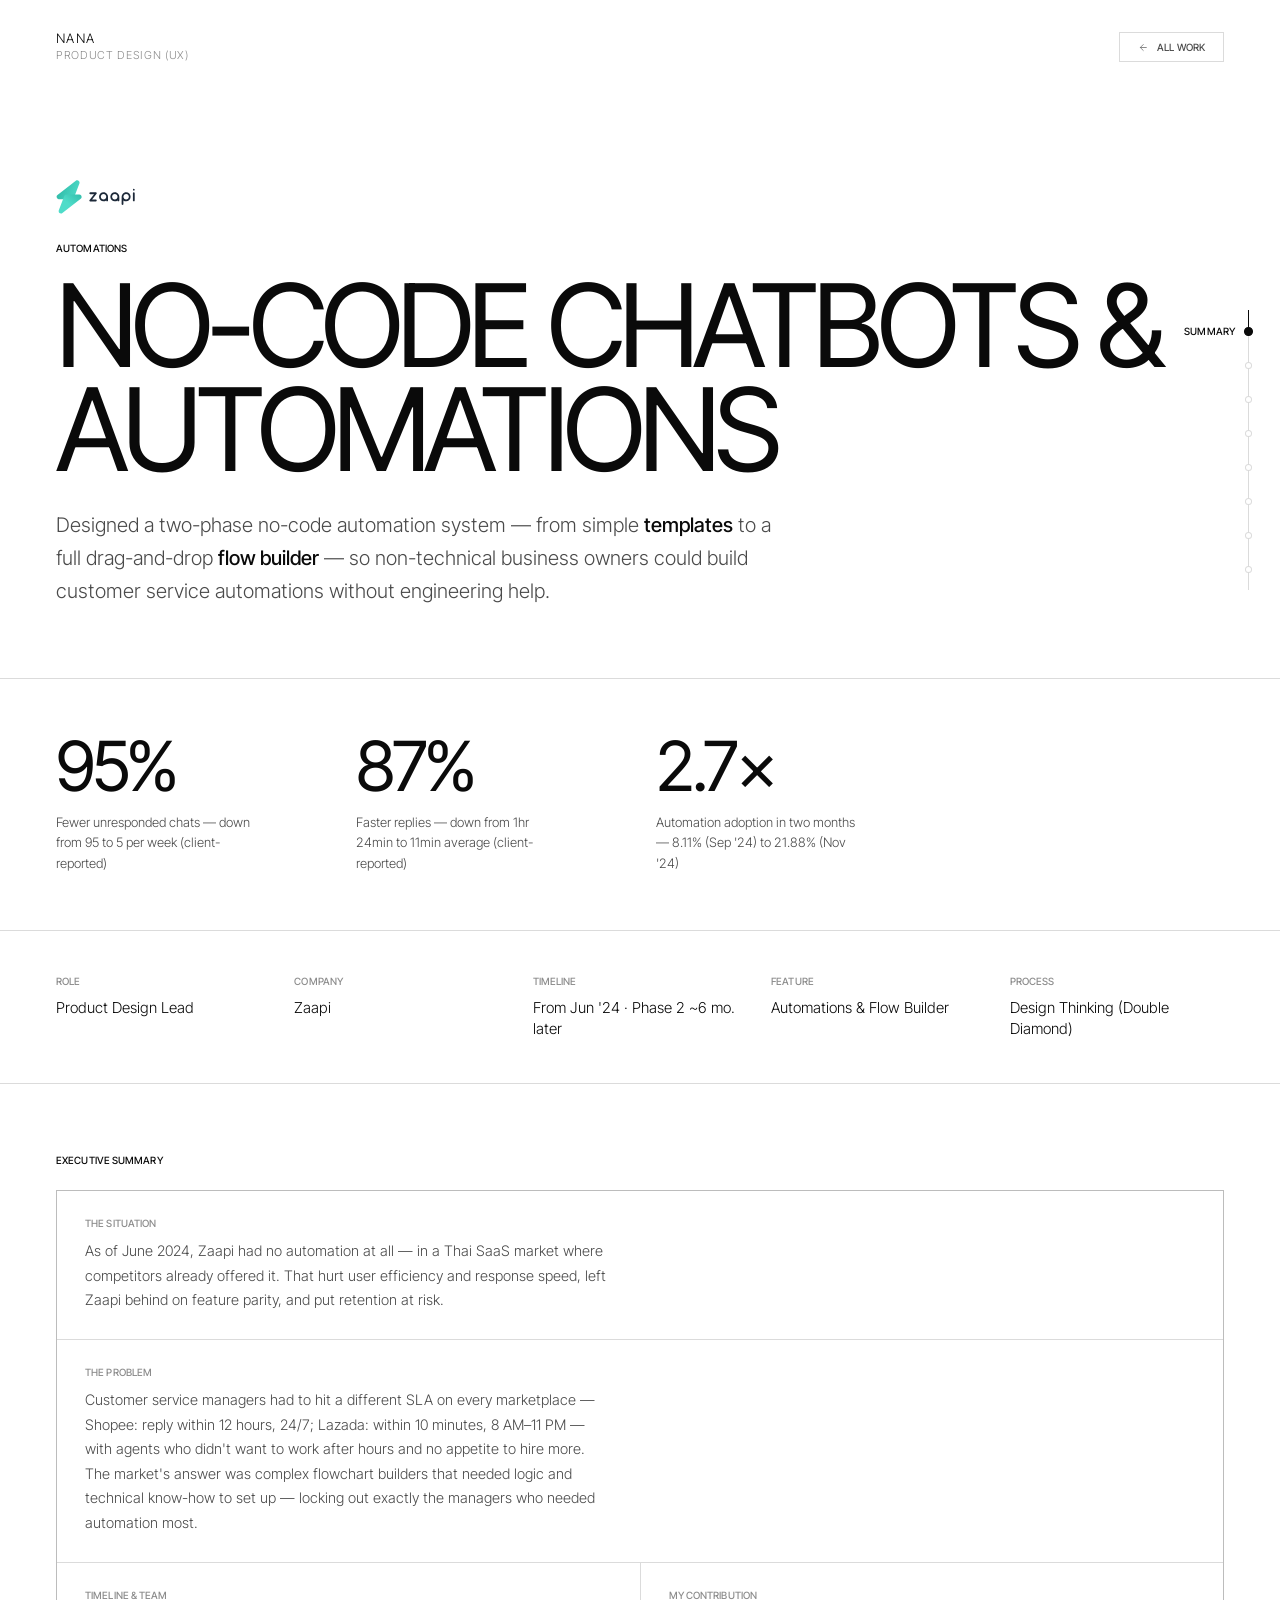
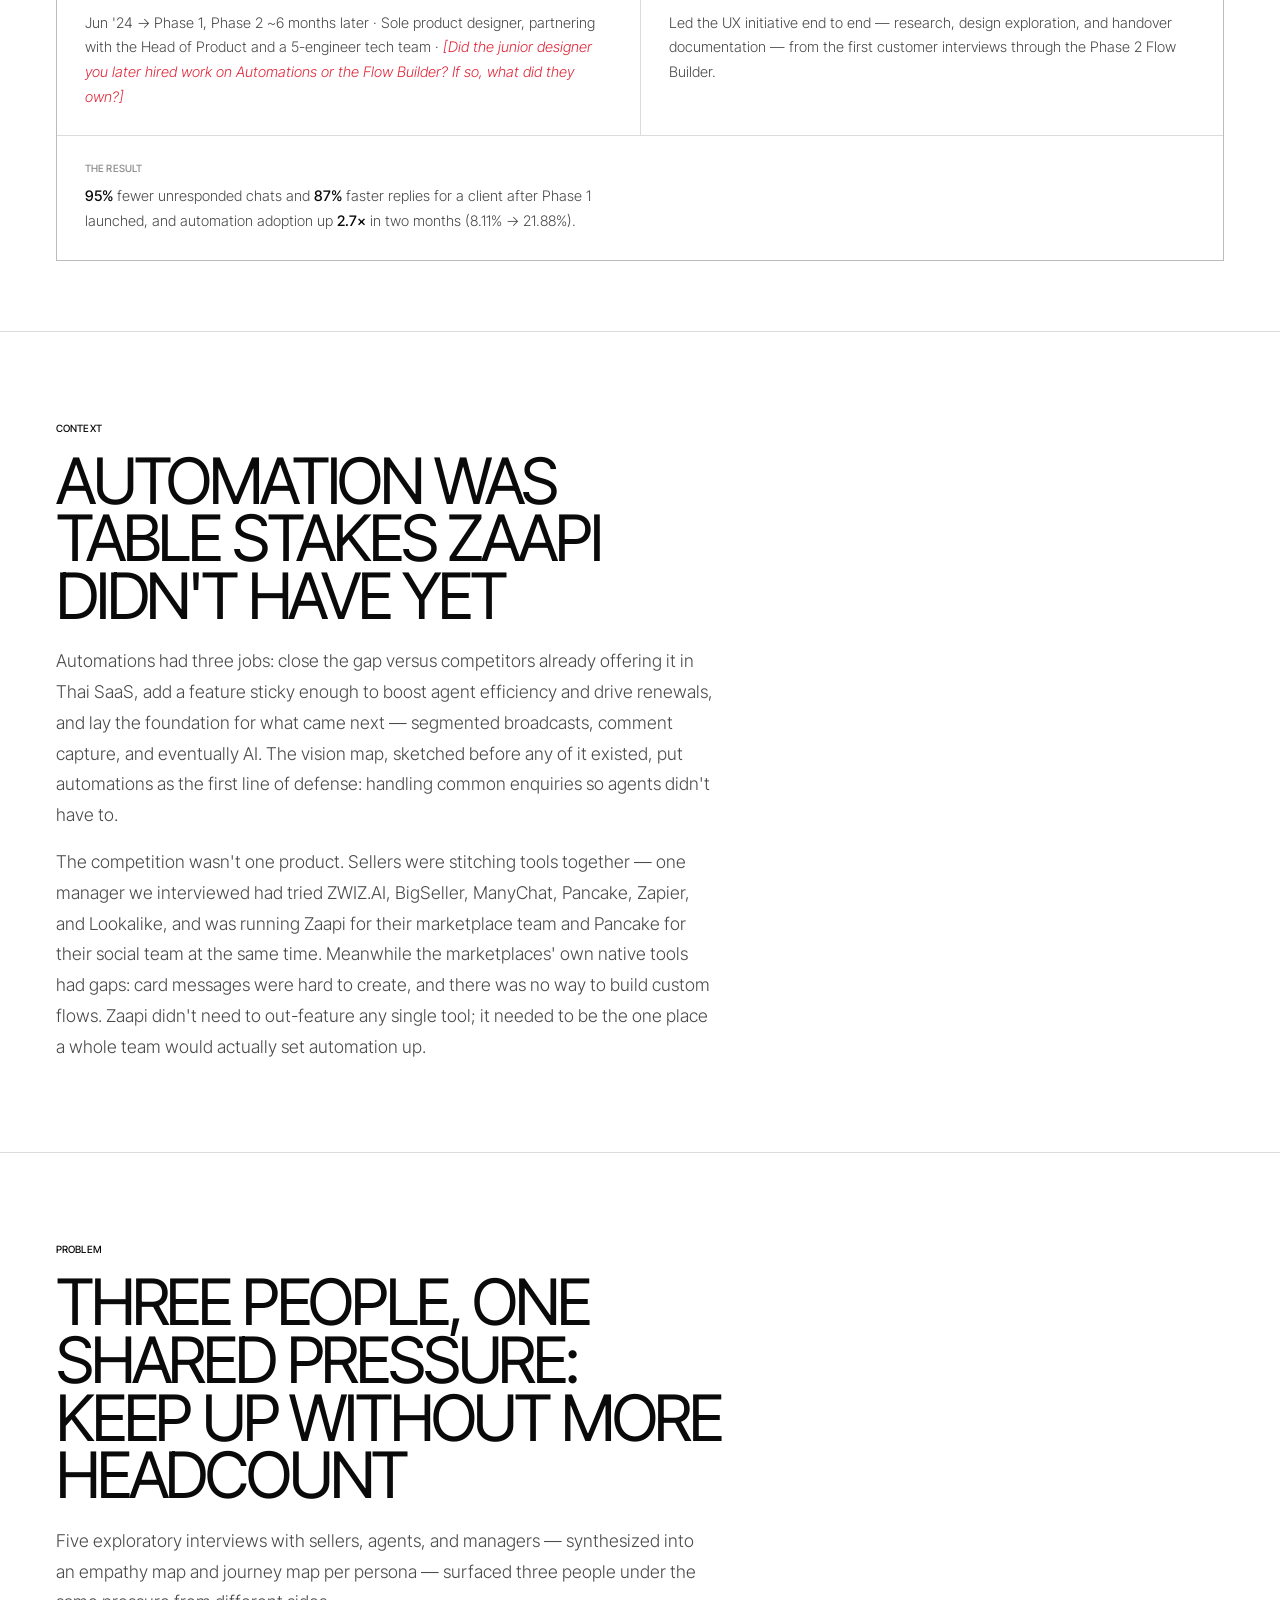
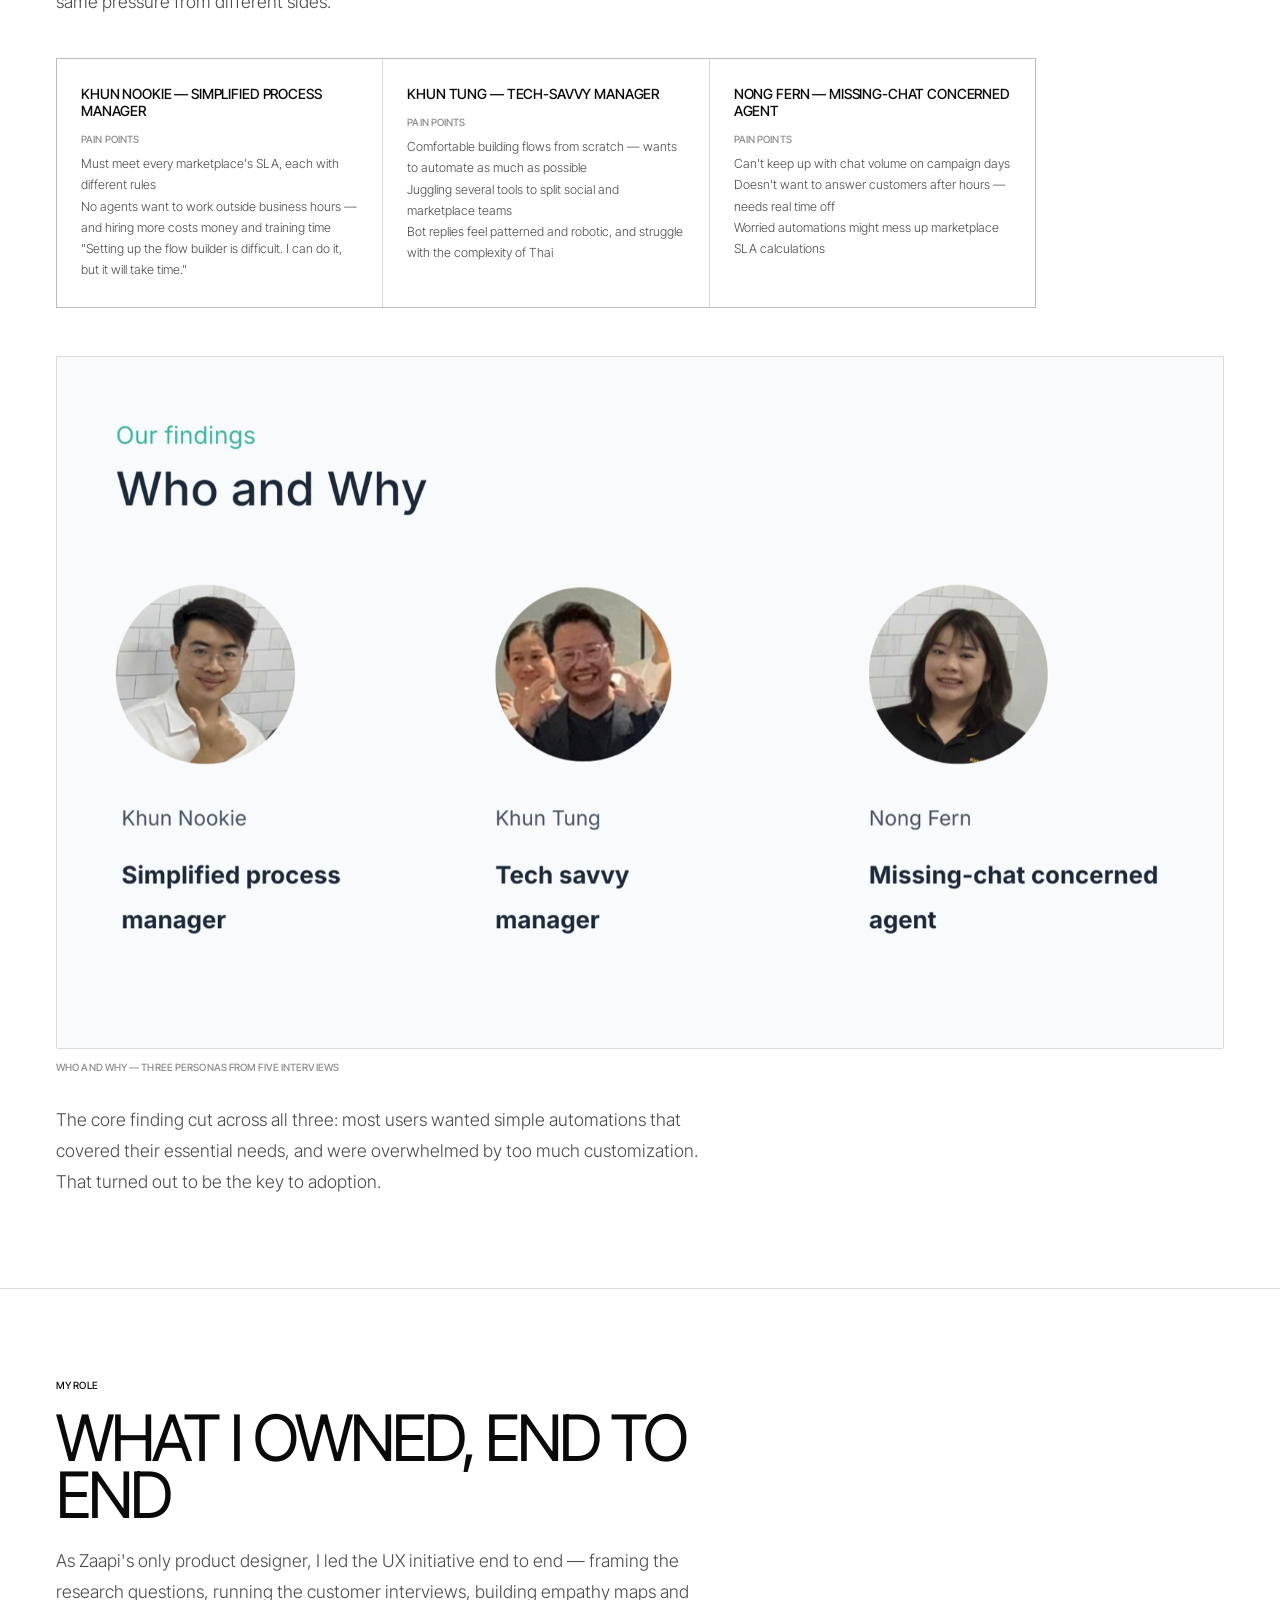
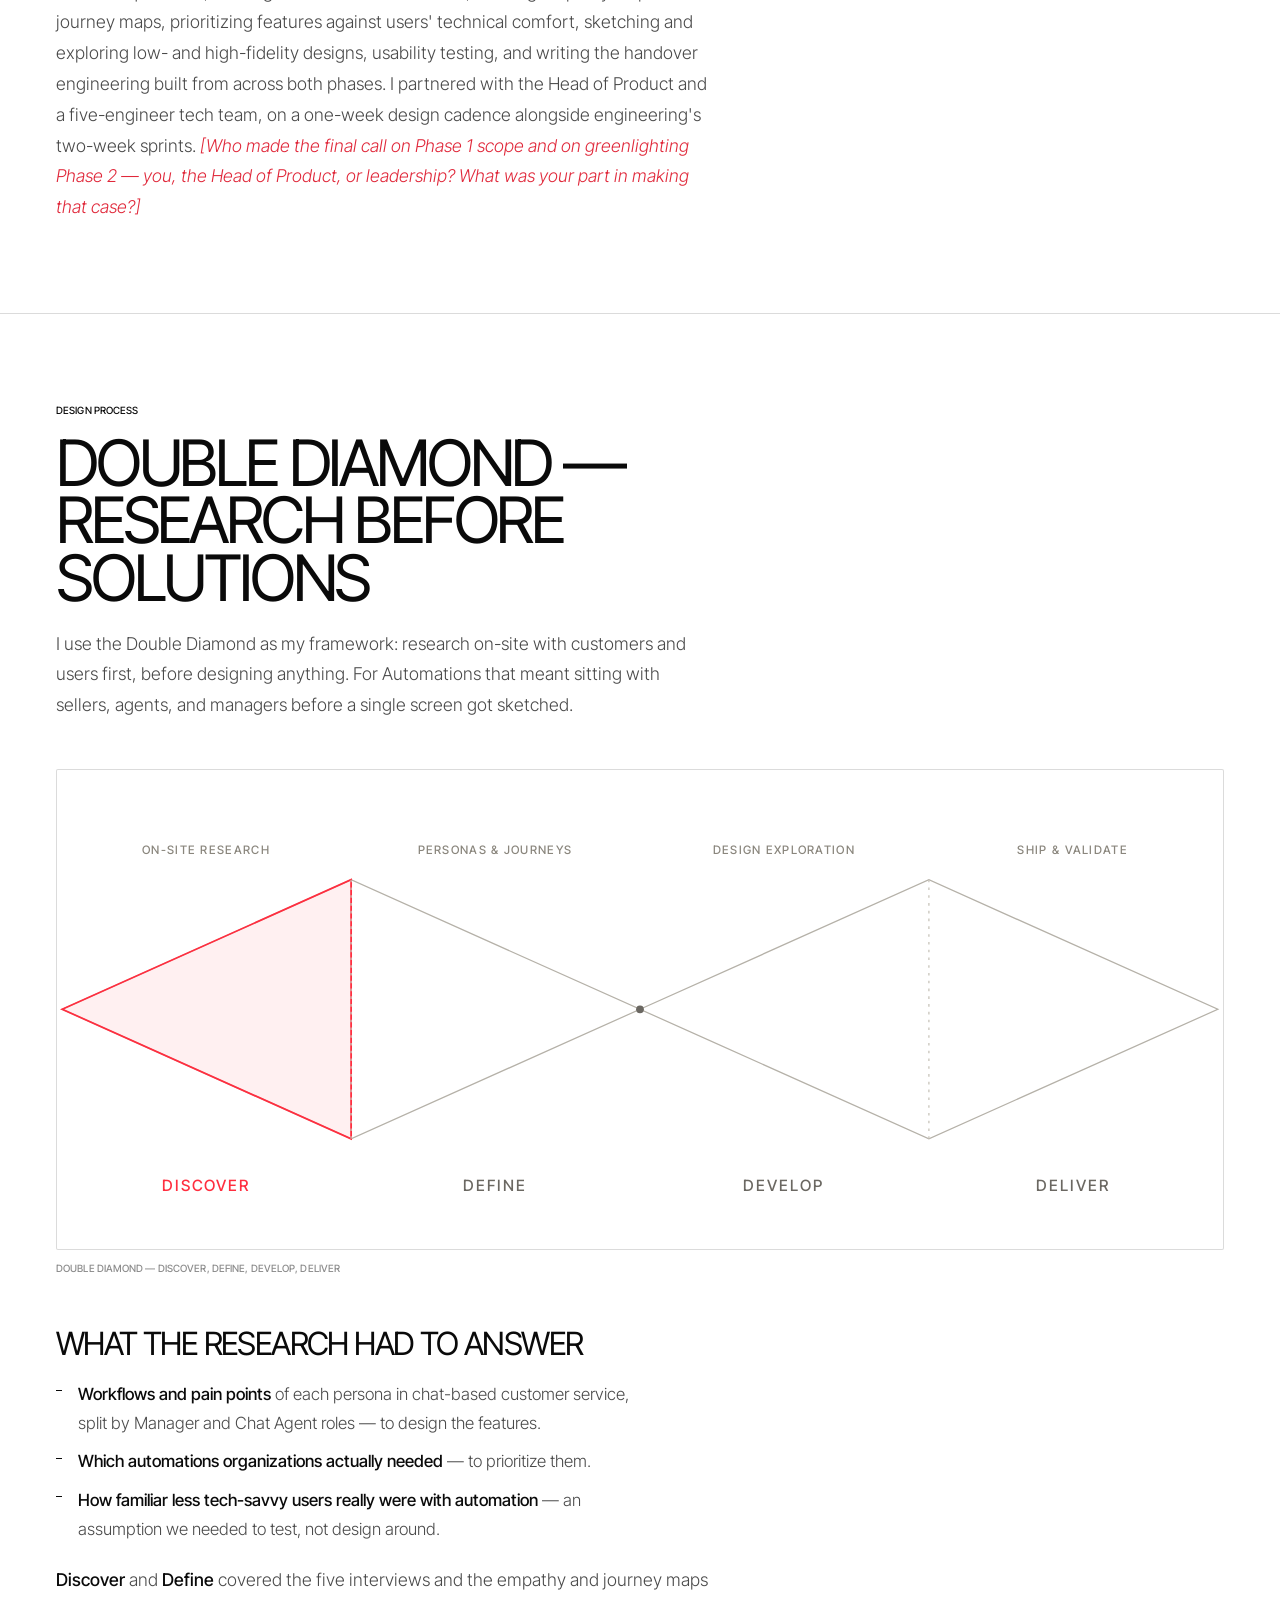
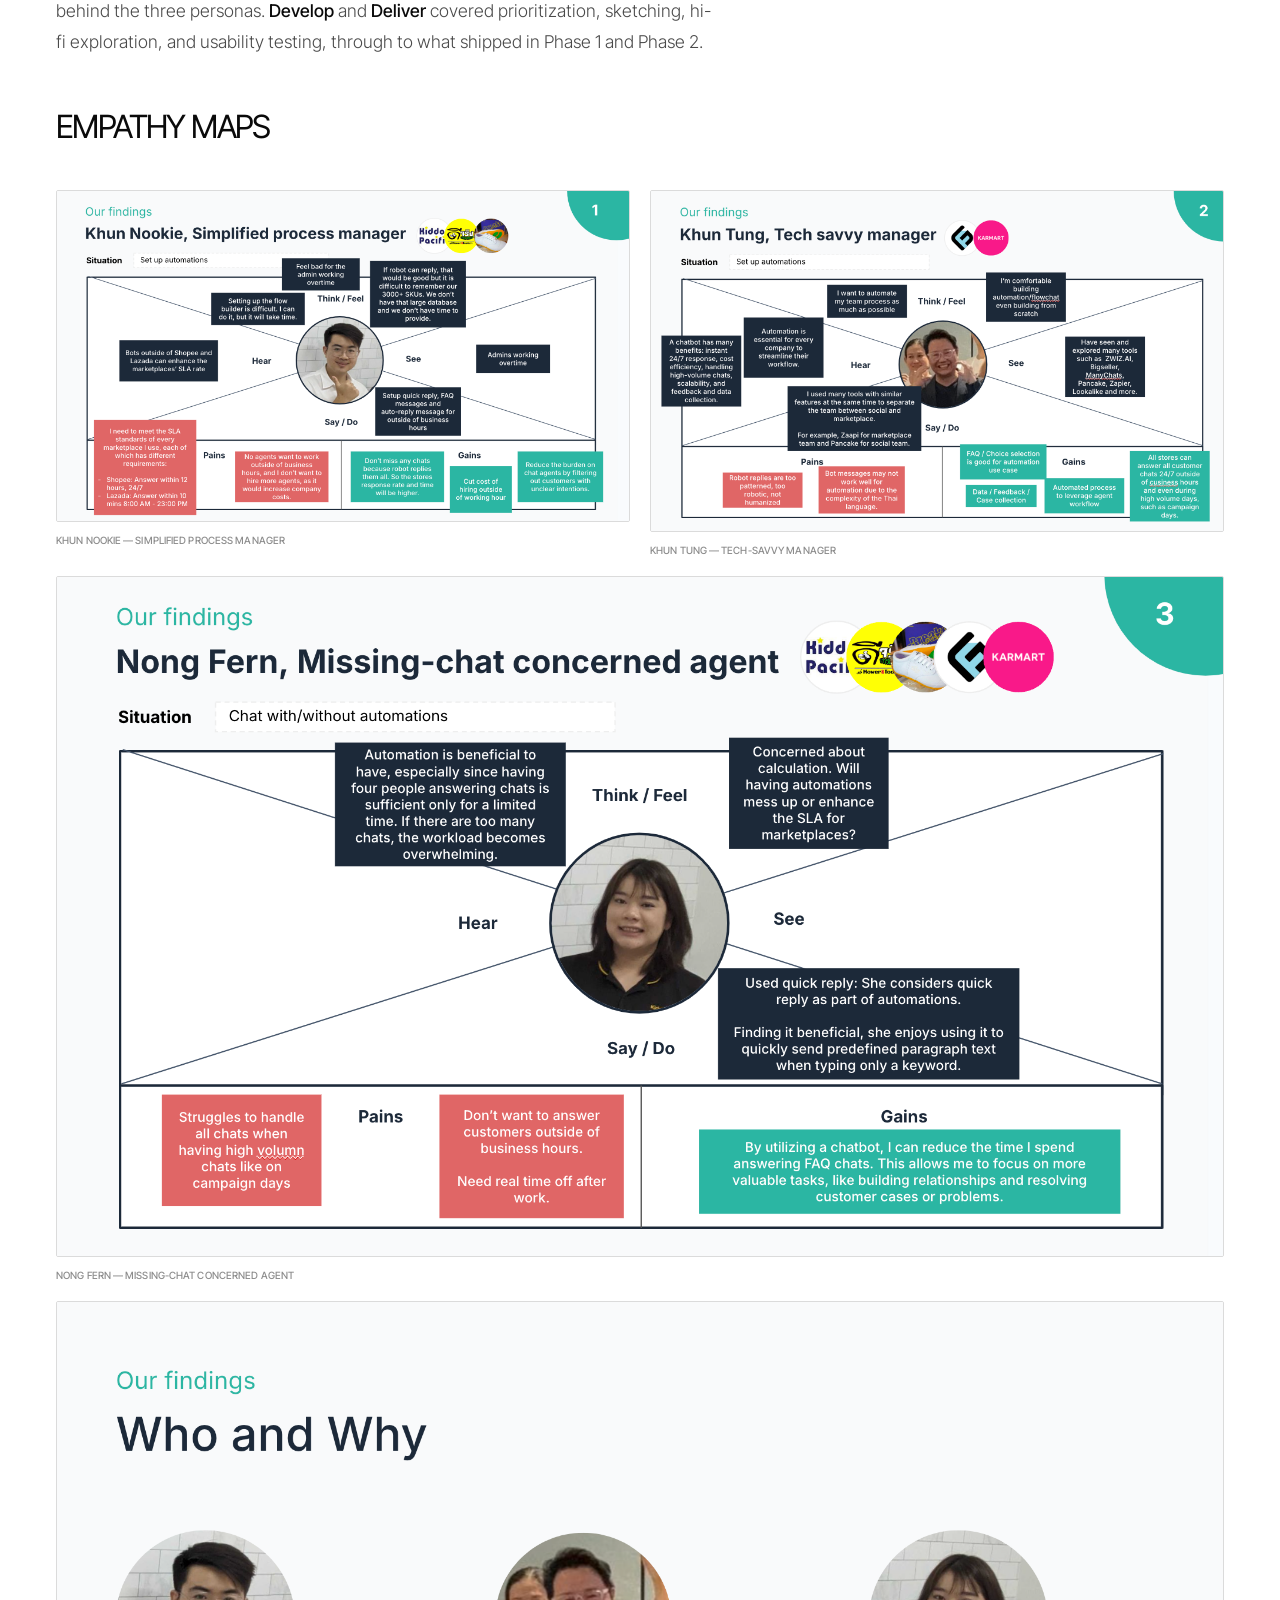
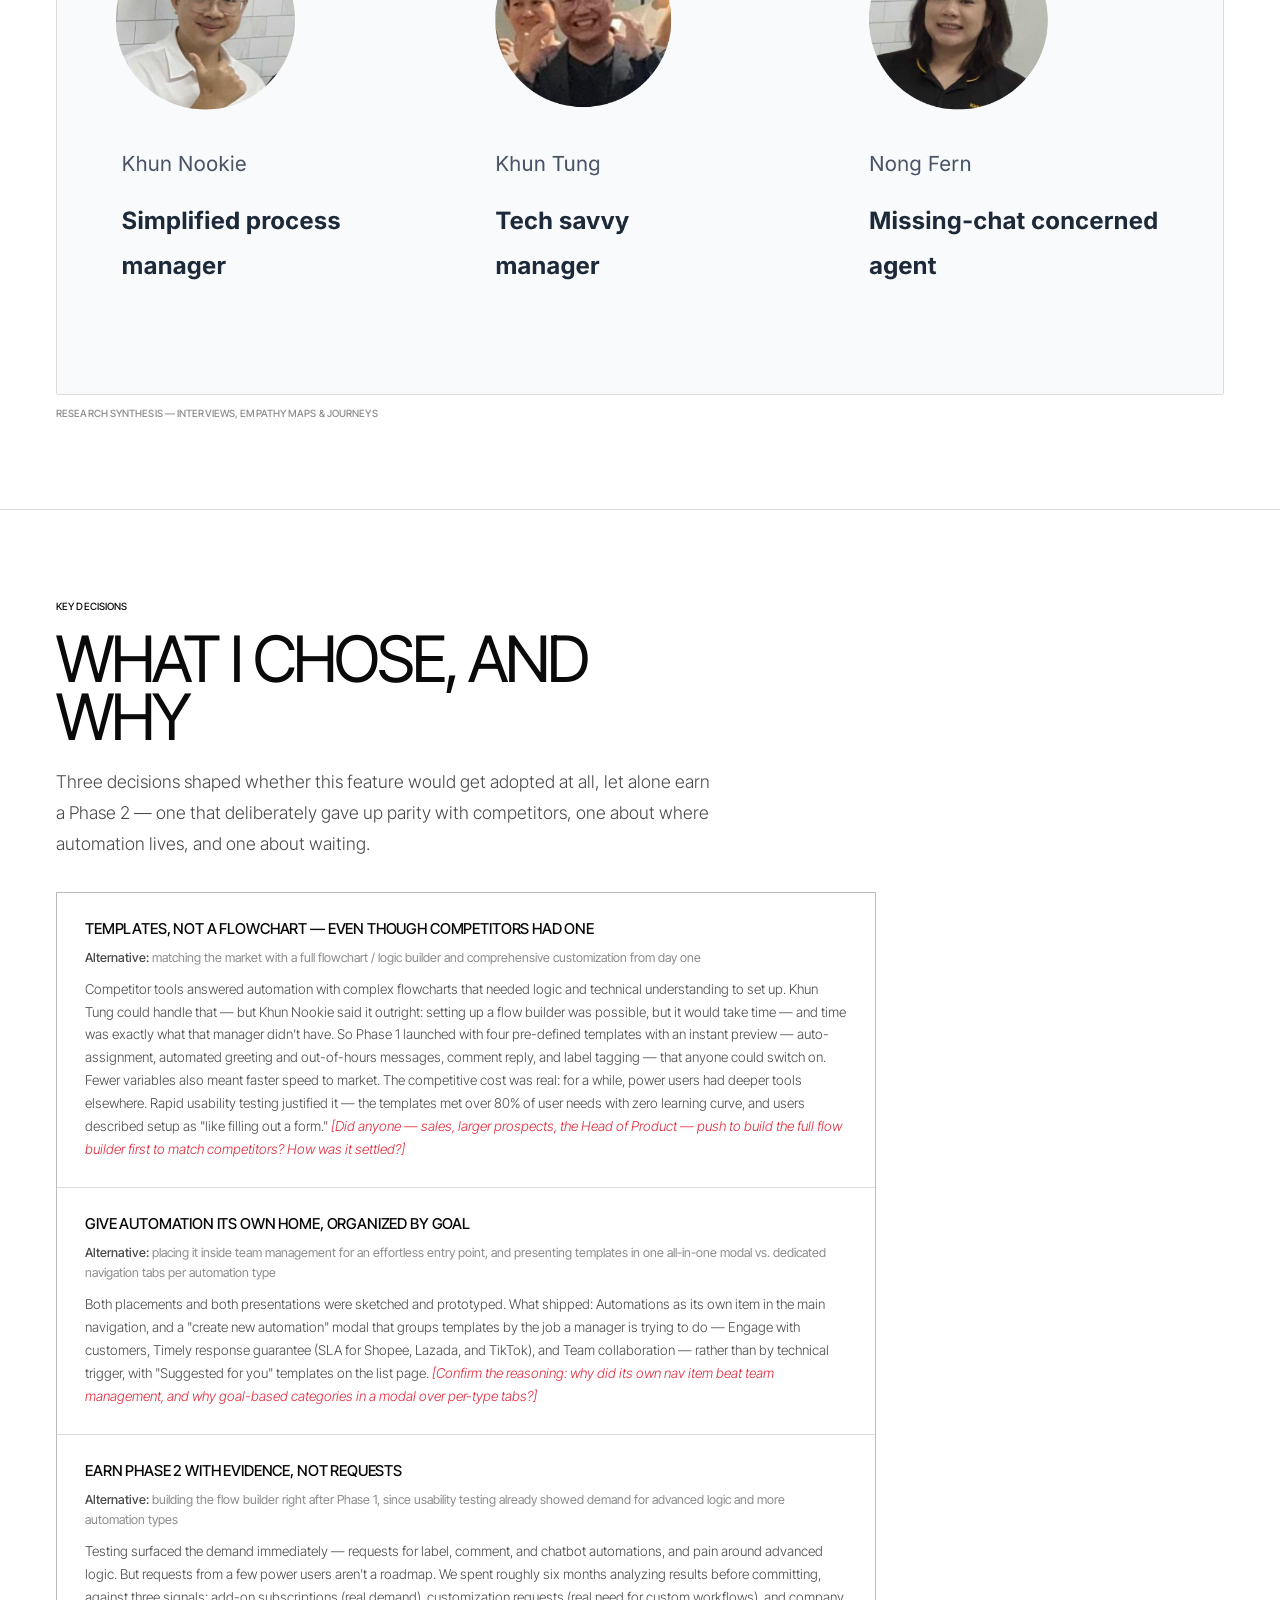
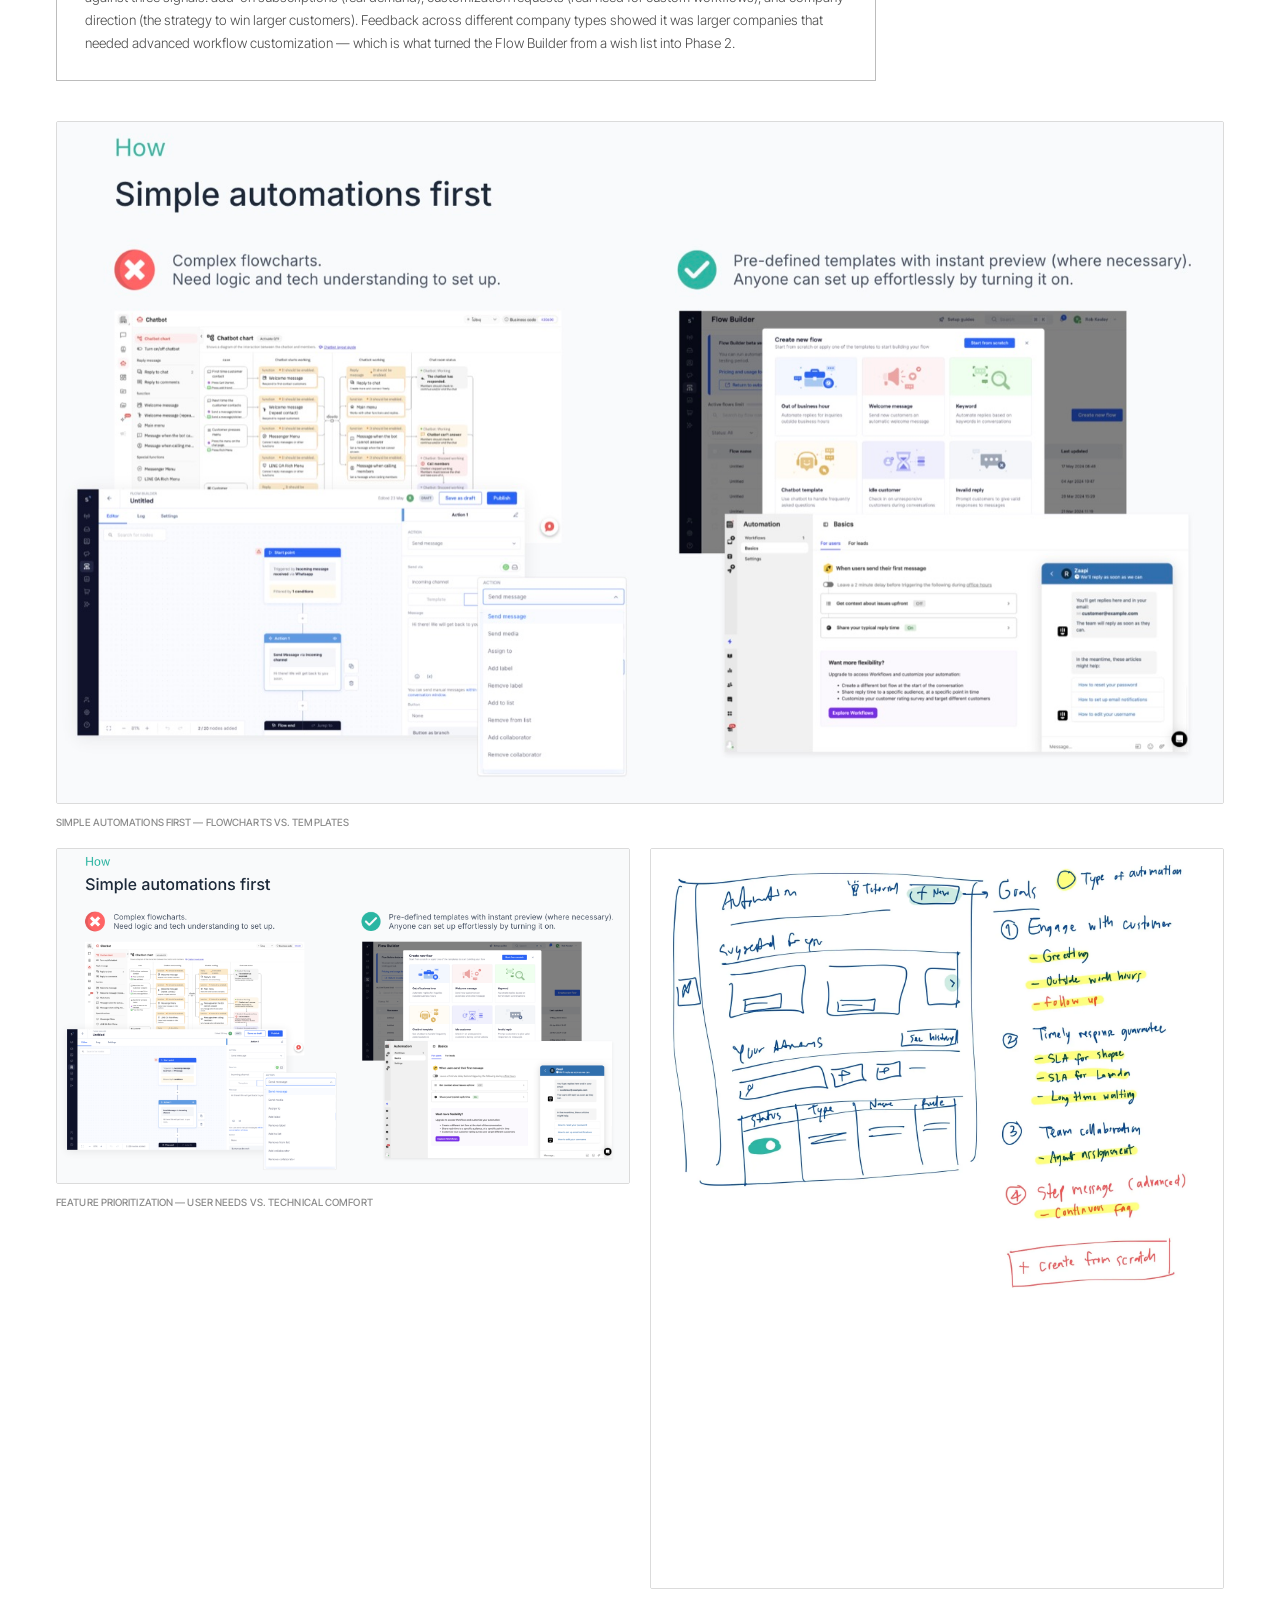
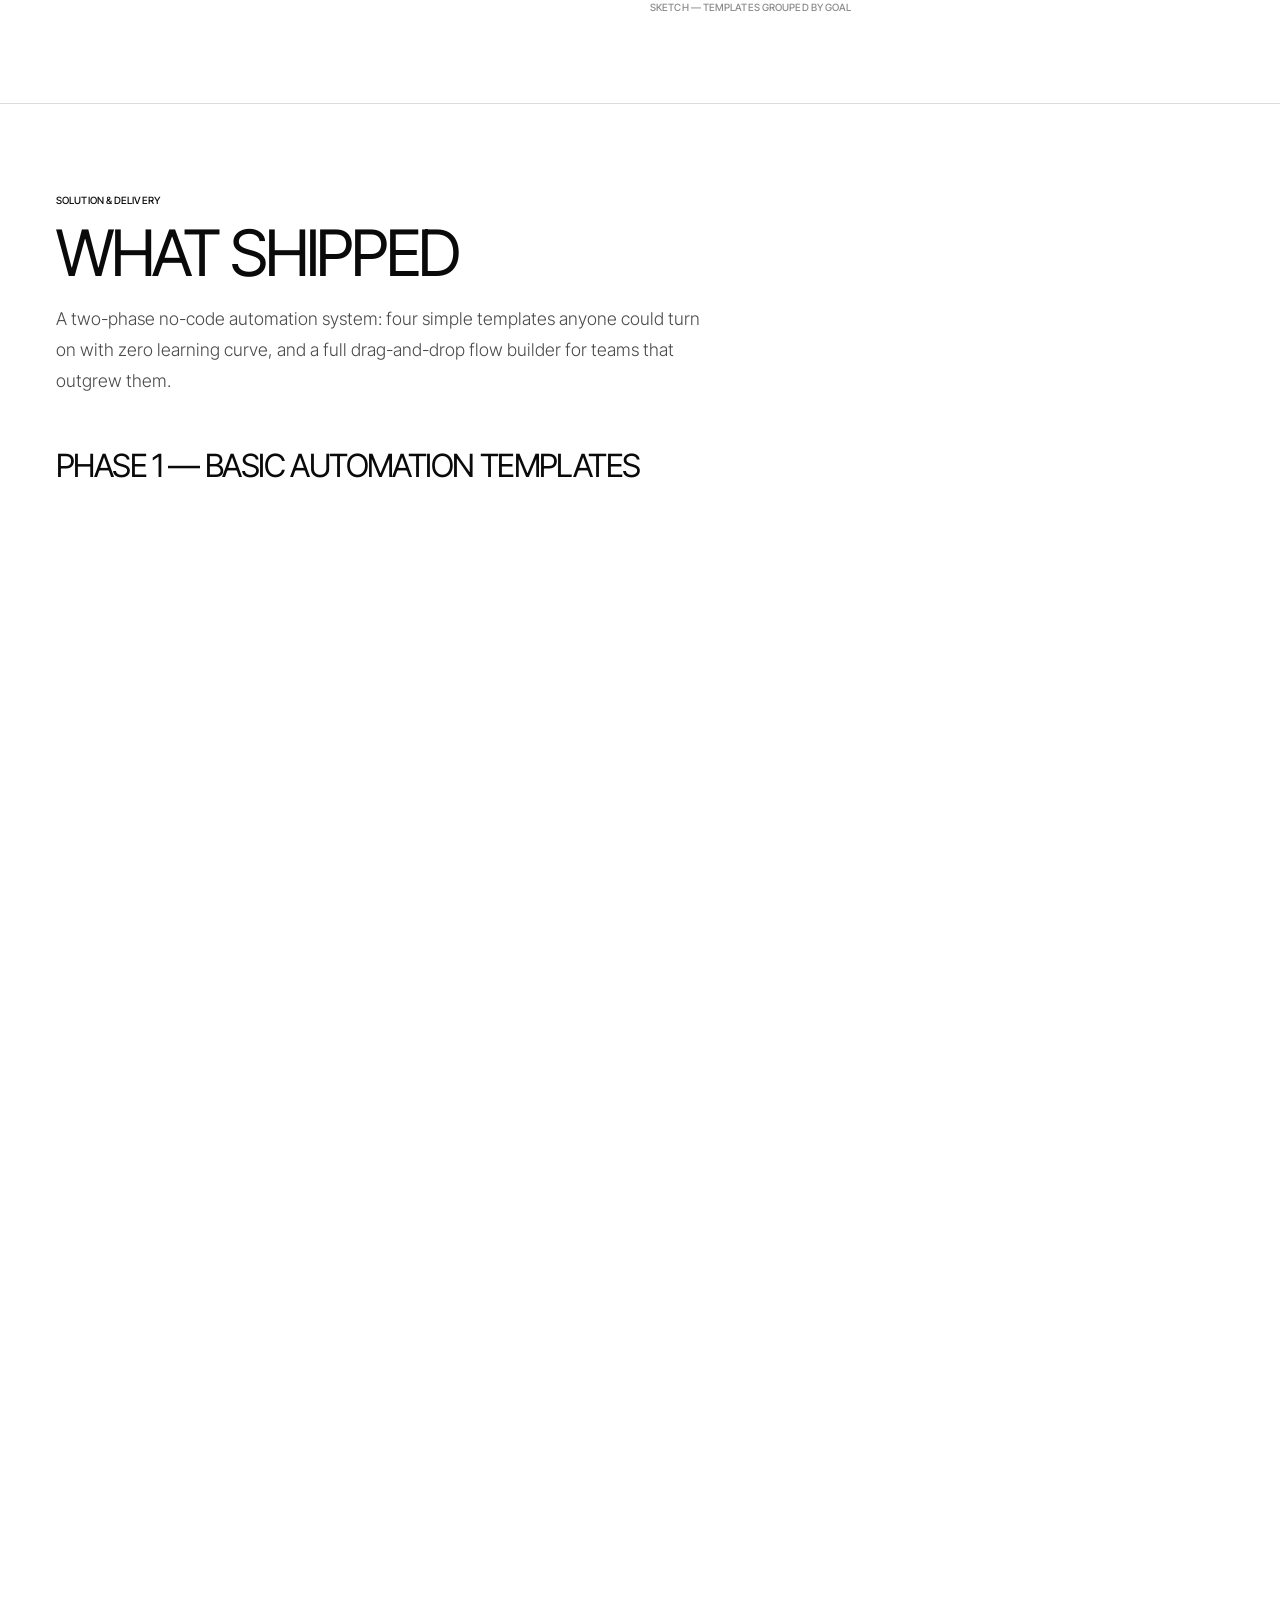
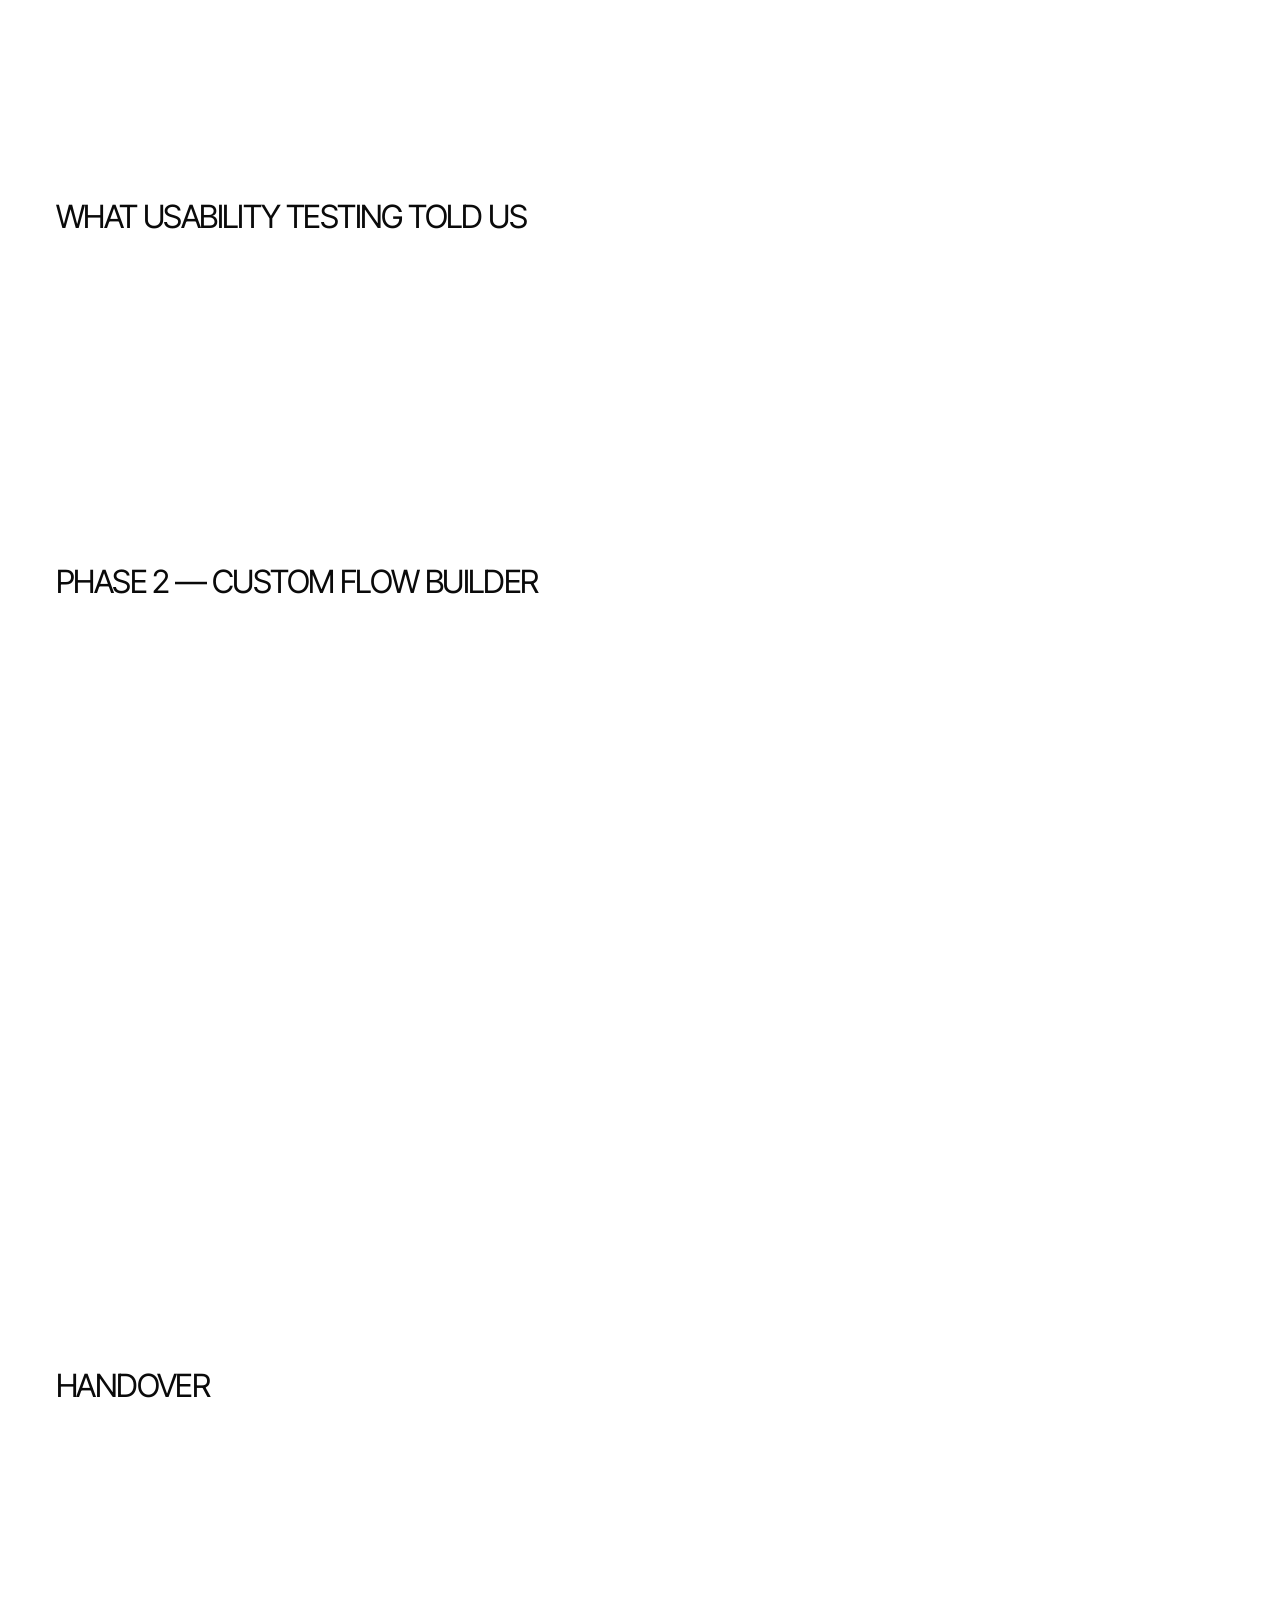
<file: case-studies/zaapi-automations/index.html>
<!DOCTYPE html>
<html lang="en">
<head>
<meta charset="UTF-8">
<meta name="viewport" content="width=device-width, initial-scale=1.0">
<title>No-Code Chatbots &amp; Automations — Nana, Product Design (UX/UI)</title>
<meta name="description" content="Designing no-code chatbots and automations so non-technical business owners can build customer service agents without coding — 95% fewer unresponded chats. A product design case study by Nana.">
<link rel="preconnect" href="https://fonts.googleapis.com">
<link href="https://fonts.googleapis.com/css2?family=Forum&family=The+Impressionist&family=Playfair+Display:wght@400;700&family=Roboto:wght@100;300;400;500&family=DM+Mono:wght@300;400;500&display=swap" rel="stylesheet">
<style>
  @font-face{
    font-family:'TheSeasonsAccent';
    src:url('../../assets/fonts/Fontspring-DEMO-theseasons-it.otf') format('opentype');
    font-weight:400; font-style:italic; font-display:swap;
  }
  @font-face{
    font-family:'TheSeasonsAccent';
    src:url('../../assets/fonts/Fontspring-DEMO-theseasons-bdit.otf') format('opentype');
    font-weight:700; font-style:italic; font-display:swap;
  }
  @font-face{
    font-family:'New York Personal';
    src:url('../../assets/fonts/NewYork-Personal.otf') format('opentype');
    font-weight:400; font-style:normal; font-display:swap;
  }
  @font-face{
    font-family:'Milton One Bold';
    src:url('../../assets/fonts/Milton_One_Bold.otf') format('opentype');
    font-weight:400; font-style:normal; font-display:swap;
  }
  @font-face{
    font-family:'ZT Nature Regular';
    src:url('../../assets/fonts/ZTNature-Regular.otf') format('opentype');
    font-weight:400; font-style:normal; font-display:swap;
  }
  @font-face{
    font-family:'ZT Nature Thin';
    src:url('../../assets/fonts/ZTNature-Thin.ttf') format('truetype');
    font-weight:100; font-style:normal; font-display:swap;
  }
  @font-face{
    font-family:'MADE Outer Sans Thin';
    src:url('../../assets/fonts/MadeOuterSans-Thin.otf') format('opentype');
    font-weight:100; font-style:normal; font-display:swap;
  }
  :root{
    --bg:#faf9f6;
    --white:#141310;
    --gray:#6b6862;
    --gray-dim:#8a867d;
    --line:rgba(0,0,0,0.1);
    --accent:#FF2E3F;
    --serif:'Forum', serif;
    --swash:'TheSeasonsAccent', cursive;
    --sans:'DM Mono', 'Helvetica Neue', monospace;
    --mono:'DM Mono', monospace;
    --edge-pad: max(56px, calc((100vw - 1280px)/2 + 56px));
  }
  *{ margin:0; padding:0; box-sizing:border-box; }
  html{ scroll-behavior:smooth; }
  body{
    background:var(--bg); color:var(--white); font-family:var(--sans); font-weight:300;
    overflow-x:hidden;
  }
  ::selection{ background:var(--accent); color:#fff; }
  a{ color:inherit; text-decoration:none; }
  section{ position:relative; z-index:2; }

  .logo-badge{ filter:invert(1); }

  .brand-fixed{
    position:fixed; top:32px; left:var(--edge-pad); z-index:61; color:var(--white);
    transition:opacity .4s ease, transform .4s ease;
  }
  .brand-fixed .brand-name{ font-family:var(--sans); font-weight:300; font-size:13px; letter-spacing:.1em; text-transform:uppercase; display:block; line-height:1; }
  .brand-fixed .brand-sub{ display:block; font-family:var(--sans); font-weight:300; font-size:11px; letter-spacing:.06em; text-transform:uppercase; color:var(--gray-dim); margin-top:3px; }
  @media (max-width:760px){ .brand-fixed{ top:31px; left:32px; } }

  body.nav-hidden .brand-fixed{ opacity:0; transform:translateY(-16px); pointer-events:none; }

  header{
    position:fixed; top:0; left:0; right:0; z-index:60;
    display:flex; align-items:center; justify-content:flex-end; gap:18px;
    padding:32px var(--edge-pad) 22px calc(var(--edge-pad) + 149px);
    transition:opacity .4s ease, transform .4s ease;
  }
  body.nav-hidden header{ opacity:0; transform:translateY(-16px); pointer-events:none; }
  header .menu{
    font-family:var(--mono); font-size:10px; letter-spacing:.14em; text-transform:uppercase; color:var(--gray);
    border:1px solid var(--line); border-radius:999px; padding:8px 18px; transition:border-color .3s,color .3s;
    display:flex; align-items:center; gap:8px;
  }
  header .menu svg{ width:11px; height:11px; }
  header .menu:hover{ border-color:var(--accent); color:var(--accent); }
  @media (max-width:760px){ header{ padding:28px 32px 19px 173px; } }

  .reveal{ opacity:0; transform:translateY(24px); transition:opacity .8s ease, transform .8s cubic-bezier(.2,.7,.3,1); }
  .reveal.in{ opacity:1; transform:translateY(0); }

  /* ---------- hero ---------- */
  .cs-hero{ padding:180px var(--edge-pad) 70px; border-bottom:1px solid var(--line); }
  .cs-hero .logo-badge{ height:34px; width:auto; margin-bottom:24px; }
  .cs-hero .kicker{ font-family:var(--mono); font-size:10px; letter-spacing:.24em; text-transform:uppercase; color:var(--accent); margin-bottom:20px; }
  .cs-hero h1{ font-family:var(--serif); font-weight:400; line-height:1.02; font-size:clamp(2.4rem,7vw,5.2rem); max-width:16ch; }
  .cs-hero .lead{ margin-top:28px; font-size:clamp(1rem,1.8vw,1.25rem); line-height:1.65; color:var(--gray); max-width:62ch; font-weight:300; }
  .cs-hero .lead strong{ color:var(--white); font-weight:300; }

  .cs-meta{
    padding:44px var(--edge-pad); border-bottom:1px solid var(--line);
    display:grid; grid-template-columns:repeat(4,1fr); gap:24px;
  }
  .cs-meta .item .lbl{ font-family:var(--mono); font-size:9.5px; letter-spacing:.16em; text-transform:uppercase; color:var(--gray-dim); margin-bottom:10px; }
  .cs-meta .item .val{ font-family:var(--sans); font-weight:300; font-size:15px; color:var(--white); line-height:1.4; }
  .cs-meta .item .val.accent{ color:var(--accent); }

  /* ---------- stats row ---------- */
  .cs-stats{
    padding:56px var(--edge-pad); border-bottom:1px solid var(--line);
    display:grid; grid-template-columns:repeat(4,1fr); gap:32px;
  }
  .cs-stats .stat{ font-family:var(--serif); font-weight:400; font-size:clamp(2.1rem,4.4vw,3.2rem); color:var(--white); line-height:1; }
  .cs-stats .stat-desc{ margin-top:14px; font-size:13px; line-height:1.6; color:var(--gray); max-width:26ch; font-weight:300; }
  @media (max-width:760px){ .cs-stats{ grid-template-columns:1fr 1fr; row-gap:40px; } }
  @media (max-width:760px){ .cs-meta{ grid-template-columns:1fr 1fr; row-gap:32px; } }

  /* ---------- content blocks ---------- */
  .cs-block{ padding:90px var(--edge-pad); border-bottom:1px solid var(--line); }
  .cs-block .kicker{ font-family:var(--mono); font-size:10px; letter-spacing:.24em; text-transform:uppercase; color:var(--accent); margin-bottom:18px; }
  .cs-block h2{ font-family:var(--serif); font-weight:400; line-height:1.05; font-size:clamp(1.6rem,3.6vw,2.5rem); max-width:18ch; }
  .cs-block .body-text{ margin-top:22px; font-size:clamp(.98rem,1.5vw,1.1rem); line-height:1.75; color:var(--gray); max-width:66ch; font-weight:300; }
  .cs-block .body-text strong{ color:var(--white); font-weight:300; }
  .cs-block .body-text + .body-text{ margin-top:16px; }
  .cs-block .body-list{ margin-top:22px; max-width:66ch; list-style:none; }
  .cs-block .body-list li{ font-size:clamp(.95rem,1.4vw,1.05rem); line-height:1.7; color:var(--gray); font-weight:300; padding-left:22px; position:relative; margin-top:10px; }
  .cs-block .body-list li::before{ content:''; position:absolute; left:0; top:.6em; width:6px; height:1px; background:var(--accent); }
  .cs-block .body-list li strong{ color:var(--white); font-weight:300; }

  .role-grid{ margin-top:40px; display:grid; grid-template-columns:repeat(3,1fr); gap:1px; background:var(--line); border:1px solid var(--line); max-width:980px; }
  .role-grid .card{ background:var(--bg); padding:26px 24px; }
  .role-grid .card h4{ font-family:var(--sans); font-weight:300; font-size:14px; color:var(--white); margin-bottom:14px; }
  .role-grid .card .kpi-lbl{ font-family:var(--mono); font-size:9px; letter-spacing:.14em; text-transform:uppercase; color:var(--gray-dim); margin-bottom:8px; }
  .role-grid .card ul{ list-style:none; }
  .role-grid .card li{ font-size:12.5px; line-height:1.7; color:var(--gray); font-weight:300; }
  @media (max-width:760px){ .role-grid{ grid-template-columns:1fr; } }

  /* ---------- executive summary ---------- */
  .cs-exec{ padding:70px var(--edge-pad); border-bottom:1px solid var(--line); }
  .cs-exec .kicker{ font-family:var(--mono); font-size:10px; letter-spacing:.24em; text-transform:uppercase; color:var(--accent); margin-bottom:24px; }
  .cs-exec-grid{ display:grid; grid-template-columns:1fr 1fr; gap:1px; background:var(--line); border:1px solid var(--line); }
  .cs-exec-grid .row{ background:var(--bg); padding:26px 28px; }
  .cs-exec-grid .row.wide{ grid-column:1/-1; }
  .cs-exec-grid .row .lbl{ font-family:var(--mono); font-size:9.5px; letter-spacing:.16em; text-transform:uppercase; color:var(--gray-dim); margin-bottom:10px; }
  .cs-exec-grid .row .val{ font-size:14.5px; line-height:1.7; color:var(--gray); font-weight:300; max-width:66ch; }
  .cs-exec-grid .row .val strong{ color:var(--white); font-weight:300; }
  @media (max-width:760px){ .cs-exec-grid{ grid-template-columns:1fr; } .cs-exec-grid .row.wide{ grid-column:auto; } }

  .tbd{ color:var(--accent); font-style:italic; }

  .cs-meta.five{ grid-template-columns:repeat(5,1fr); }
  @media (max-width:900px){ .cs-meta.five{ grid-template-columns:repeat(2,1fr); } }

  /* ---------- key decisions ---------- */
  .decision-list{ margin-top:32px; display:flex; flex-direction:column; gap:1px; background:var(--line); border:1px solid var(--line); max-width:820px; }
  .decision-list .decision{ background:var(--bg); padding:26px 28px; }
  .decision-list .decision h4{ font-family:var(--sans); font-weight:300; font-size:15px; color:var(--white); margin-bottom:10px; }
  .decision-list .decision .alt{ font-size:12.5px; line-height:1.6; color:var(--gray-dim); margin-bottom:10px; }
  .decision-list .decision .alt strong{ color:var(--gray); font-weight:300; }
  .decision-list .decision p{ font-size:13.5px; line-height:1.7; color:var(--gray); font-weight:300; }

  .cs-block h3{ font-family:var(--serif); font-weight:400; font-size:clamp(1.2rem,2.4vw,1.6rem); margin-top:56px; margin-bottom:14px; }

  /* ---------- impact & learning ---------- */
  .cs-learning{ margin-top:64px; max-width:640px; margin-left:auto; margin-right:auto; text-align:left; }
  .cs-learning h3{ font-family:var(--serif); font-weight:400; font-size:clamp(1.2rem,2.4vw,1.6rem); margin-bottom:16px; }
  .cs-learning p{ font-size:14px; line-height:1.75; color:var(--gray); font-weight:300; }
  .cs-learning p strong{ color:var(--white); font-weight:300; }

  .gallery{ margin-top:48px; display:grid; grid-template-columns:1fr 1fr; gap:20px; }
  .gallery.single{ grid-template-columns:1fr; }
  .gallery figure{ margin:0; }
  .gallery img{ width:100%; height:auto; display:block; border:1px solid var(--line); border-radius:2px; }
  .gallery figcaption{ margin-top:12px; font-family:var(--mono); font-size:10px; letter-spacing:.06em; text-transform:uppercase; color:var(--gray-dim); }
  .dd-diagram{ width:100%; height:auto; display:block; border:1px solid var(--line); border-radius:2px; background:var(--bg); padding:32px 0; }
  @media (max-width:760px){ .gallery{ grid-template-columns:1fr; } }

  /* ---------- outcome ---------- */
  .cs-outcome{ padding:110px var(--edge-pad); text-align:center; border-bottom:1px solid var(--line); }
  .cs-outcome .kicker{ font-family:var(--mono); font-size:10px; letter-spacing:.24em; text-transform:uppercase; color:var(--accent); margin-bottom:24px; }
  .cs-outcome-stats{ margin-top:8px; display:inline-grid; grid-auto-flow:column; gap:56px; }
  .cs-outcome-stats .stat{ font-family:var(--serif); font-weight:400; font-size:clamp(2.2rem,4.6vw,3.4rem); color:var(--white); line-height:1; text-align:left; }
  .cs-outcome-stats .stat-desc{ margin-top:14px; font-size:13px; line-height:1.6; color:var(--gray); font-weight:300; max-width:26ch; text-align:left; }
  @media (max-width:760px){ .cs-outcome-stats{ display:grid; grid-auto-flow:row; grid-template-columns:1fr 1fr; gap:32px 24px; } }

  /* ---------- nav to next / back ---------- */
  .cs-nav{ padding:60px var(--edge-pad) 100px; display:flex; justify-content:space-between; align-items:center; gap:24px; flex-wrap:wrap; }
  .cs-nav a{
    font-family:var(--mono); font-size:10px; letter-spacing:.14em; text-transform:uppercase; color:var(--gray);
    border:1px solid var(--line); border-radius:18px; padding:14px 20px; transition:border-color .3s,color .3s;
    display:inline-flex; align-items:center; gap:12px; max-width:280px; line-height:1.6;
  }
  .cs-nav a svg{ width:14px; height:14px; flex:0 0 auto; }
  .cs-nav a:hover{ border-color:var(--accent); color:var(--accent); }

  /* ---------- section progress nav ---------- */
  .cs-toc{
    position:fixed; right:28px; top:50%; transform:translateY(-50%); z-index:55;
    display:flex; flex-direction:column; align-items:flex-end; padding:4px 0;
  }
  .cs-toc .track{ position:absolute; right:3px; top:0; bottom:0; width:1px; background:var(--line); }
  .cs-toc .fill{ position:absolute; right:3px; top:0; width:1px; background:var(--accent); height:0; transition:height .4s cubic-bezier(.2,.7,.3,1); }
  .cs-toc .step{
    position:relative; display:flex; align-items:center; gap:10px; padding:11px 0; cursor:pointer;
  }
  .cs-toc .step .label{
    font-family:var(--mono); font-size:9px; letter-spacing:.1em; text-transform:uppercase; color:var(--gray-dim);
    white-space:nowrap; opacity:0; transform:translateX(6px);
    transition:opacity .25s ease, transform .25s ease, color .3s ease;
  }
  .cs-toc .step:hover .label{ opacity:1; transform:translateX(0); color:var(--white); }
  .cs-toc .step.active .label{ opacity:1; transform:translateX(0); color:var(--accent); }
  .cs-toc .step .dot{
    width:7px; height:7px; border-radius:50%; background:var(--bg); border:1px solid var(--line); flex:0 0 auto;
    transition:border-color .3s ease, background .3s ease, transform .3s ease;
  }
  .cs-toc .step:hover .dot{ border-color:var(--accent); }
  .cs-toc .step.active .dot{ border-color:var(--accent); background:var(--accent); transform:scale(1.3); }
  @media (max-width:1180px){ .cs-toc{ display:none; } }

  footer{
    position:relative; z-index:2; padding:32px var(--edge-pad); display:flex; align-items:center; justify-content:space-between; gap:18px;
    font-family:var(--mono); font-size:10px; letter-spacing:.04em; color:var(--gray-dim); border-top:1px solid var(--line);
  }
  footer .up-link{ display:flex; align-items:center; gap:8px; color:var(--gray); transition:color .3s; }
  footer .up-link:hover{ color:var(--accent); }
  footer svg{ width:12px; height:12px; }
  @media (max-width:760px){ footer{ flex-direction:column; align-items:flex-start; gap:14px; padding:28px 32px; } }
</style>
<link href="https://fonts.googleapis.com/css2?family=Inter+Tight:wght@300;400;500&display=swap" rel="stylesheet">
<link rel="stylesheet" href="../../assets/css/case-study.css?v=8">
</head>
<body>


<a href="../../" class="brand-fixed" data-hover><span class="brand-name">NANA</span><span class="brand-sub">Product Design (UX)</span></a>

<header>
  <a class="menu work-link" href="../../" data-hover>
    <svg viewBox="0 0 24 24" fill="none" stroke="currentColor" stroke-width="1.4"><path d="M19 12H5M12 19l-7-7 7-7"/></svg>
    All Work
  </a>
</header>

<nav class="cs-toc" id="csToc">
  <div class="track"></div>
  <div class="fill" id="csTocFill"></div>
  <a class="step" href="#summary" data-hover><span class="label">Summary</span><span class="dot"></span></a>
  <a class="step" href="#context" data-hover><span class="label">Context</span><span class="dot"></span></a>
  <a class="step" href="#problem" data-hover><span class="label">Problem</span><span class="dot"></span></a>
  <a class="step" href="#my-role" data-hover><span class="label">My Role</span><span class="dot"></span></a>
  <a class="step" href="#process" data-hover><span class="label">Design Process</span><span class="dot"></span></a>
  <a class="step" href="#key-decisions" data-hover><span class="label">Key Decisions</span><span class="dot"></span></a>
  <a class="step" href="#solution" data-hover><span class="label">Solution</span><span class="dot"></span></a>
  <a class="step" href="#impact" data-hover><span class="label">Impact</span><span class="dot"></span></a>
</nav>
<section class="cs-hero">
  <img class="logo-badge color reveal" src="../../assets/logos/zaapi-color.svg" alt="Zaapi">
  <div class="kicker reveal">Automations</div>
  <h1 class="reveal">No-Code Chatbots &amp; Automations</h1>
  <p class="lead reveal">Designed a two-phase no-code automation system — from simple <strong>templates</strong> to a full drag-and-drop <strong>flow builder</strong> — so non-technical business owners could build customer service automations without engineering help.</p>
</section>
<section class="cs-stats">
  <div class="reveal"><div class="stat">95%</div><div class="stat-desc">Fewer unresponded chats — down from 95 to 5 per week (client-reported)</div></div>
  <div class="reveal"><div class="stat">87%</div><div class="stat-desc">Faster replies — down from 1hr 24min to 11min average (client-reported)</div></div>
  <div class="reveal"><div class="stat">2.7×</div><div class="stat-desc">Automation adoption in two months — 8.11% (Sep '24) to 21.88% (Nov '24)</div></div>
</section>
<section class="cs-meta five">
  <div class="item reveal"><div class="lbl">Role</div><div class="val">Product Design Lead</div></div>
  <div class="item reveal"><div class="lbl">Company</div><div class="val">Zaapi</div></div>
  <div class="item reveal"><div class="lbl">Timeline</div><div class="val">From Jun '24 · Phase 2 ~6 mo. later</div></div>
  <div class="item reveal"><div class="lbl">Feature</div><div class="val accent">Automations &amp; Flow Builder</div></div>
  <div class="item reveal"><div class="lbl">Process</div><div class="val">Design Thinking (Double Diamond)</div></div>
</section>
<section class="cs-exec" id="summary">
  <div class="kicker reveal">Executive Summary</div>
  <div class="cs-exec-grid">
    <div class="row wide reveal">
      <div class="lbl">The Situation</div>
      <div class="val">As of June 2024, Zaapi had no automation at all — in a Thai SaaS market where competitors already offered it. That hurt user efficiency and response speed, left Zaapi behind on feature parity, and put retention at risk.</div>
    </div>
    <div class="row wide reveal">
      <div class="lbl">The Problem</div>
      <div class="val">Customer service managers had to hit a different SLA on every marketplace — Shopee: reply within 12 hours, 24/7; Lazada: within 10 minutes, 8 AM–11 PM — with agents who didn't want to work after hours and no appetite to hire more. The market's answer was complex flowchart builders that needed logic and technical know-how to set up — locking out exactly the managers who needed automation most.</div>
    </div>
    <div class="row reveal">
      <div class="lbl">Timeline &amp; Team</div>
      <div class="val">Jun '24 → Phase 1, Phase 2 ~6 months later · Sole product designer, partnering with the Head of Product and a 5-engineer tech team · <span class="tbd">[Did the junior designer you later hired work on Automations or the Flow Builder? If so, what did they own?]</span></div>
    </div>
    <div class="row reveal">
      <div class="lbl">My Contribution</div>
      <div class="val">Led the UX initiative end to end — research, design exploration, and handover documentation — from the first customer interviews through the Phase 2 Flow Builder.</div>
    </div>
    <div class="row wide reveal">
      <div class="lbl">The Result</div>
      <div class="val"><strong>95%</strong> fewer unresponded chats and <strong>87%</strong> faster replies for a client after Phase 1 launched, and automation adoption up <strong>2.7×</strong> in two months (8.11% → 21.88%).</div>
    </div>
  </div>
</section>
<section class="cs-block" id="context">
  <div class="kicker reveal">Context</div>
  <h2 class="reveal">Automation was table stakes Zaapi didn't have yet</h2>
  <p class="body-text reveal">Automations had three jobs: close the gap versus competitors already offering it in Thai SaaS, add a feature sticky enough to boost agent efficiency and drive renewals, and lay the foundation for what came next — segmented broadcasts, comment capture, and eventually AI. The vision map, sketched before any of it existed, put automations as the first line of defense: handling common enquiries so agents didn't have to.</p>
  <p class="body-text reveal">The competition wasn't one product. Sellers were stitching tools together — one manager we interviewed had tried ZWIZ.AI, BigSeller, ManyChat, Pancake, Zapier, and Lookalike, and was running Zaapi for their marketplace team and Pancake for their social team at the same time. Meanwhile the marketplaces' own native tools had gaps: card messages were hard to create, and there was no way to build custom flows. Zaapi didn't need to out-feature any single tool; it needed to be the one place a whole team would actually set automation up.</p>
</section>
<section class="cs-block" id="problem">
  <div class="kicker reveal">Problem</div>
  <h2 class="reveal">Three people, one shared pressure: keep up without more headcount</h2>
  <p class="body-text reveal">Five exploratory interviews with sellers, agents, and managers — synthesized into an empathy map and journey map per persona — surfaced three people under the same pressure from different sides.</p>
  <div class="role-grid">
    <div class="card reveal">
      <h4>Khun Nookie — Simplified Process Manager</h4>
      <div class="kpi-lbl">Pain points</div>
      <ul><li>Must meet every marketplace's SLA, each with different rules</li><li>No agents want to work outside business hours — and hiring more costs money and training time</li><li>"Setting up the flow builder is difficult. I can do it, but it will take time."</li></ul>
    </div>
    <div class="card reveal">
      <h4>Khun Tung — Tech-Savvy Manager</h4>
      <div class="kpi-lbl">Pain points</div>
      <ul><li>Comfortable building flows from scratch — wants to automate as much as possible</li><li>Juggling several tools to split social and marketplace teams</li><li>Bot replies feel patterned and robotic, and struggle with the complexity of Thai</li></ul>
    </div>
    <div class="card reveal">
      <h4>Nong Fern — Missing-Chat Concerned Agent</h4>
      <div class="kpi-lbl">Pain points</div>
      <ul><li>Can't keep up with chat volume on campaign days</li><li>Doesn't want to answer customers after hours — needs real time off</li><li>Worried automations might mess up marketplace SLA calculations</li></ul>
    </div>
  </div>
  <div class="gallery single">
    <figure class="reveal"><img src="../../assets/images/case-studies/zaapi-automations/personas-findings.jpg" alt="Research findings — Khun Nookie, Khun Tung, and Nong Fern" loading="lazy"><figcaption>Who and why — three personas from five interviews</figcaption></figure>
  </div>
  <p class="body-text reveal" style="margin-top:32px">The core finding cut across all three: most users wanted simple automations that covered their essential needs, and were overwhelmed by too much customization. That turned out to be the key to adoption.</p>
</section>
<section class="cs-block" id="my-role">
  <div class="kicker reveal">My Role</div>
  <h2 class="reveal">What I owned, end to end</h2>
  <p class="body-text reveal">As Zaapi's only product designer, I led the UX initiative end to end — framing the research questions, running the customer interviews, building empathy maps and journey maps, prioritizing features against users' technical comfort, sketching and exploring low- and high-fidelity designs, usability testing, and writing the handover engineering built from across both phases. I partnered with the Head of Product and a five-engineer tech team, on a one-week design cadence alongside engineering's two-week sprints. <span class="tbd">[Who made the final call on Phase 1 scope and on greenlighting Phase 2 — you, the Head of Product, or leadership? What was your part in making that case?]</span></p>
</section>
<section class="cs-block" id="process">
  <div class="kicker reveal">Design Process</div>
  <h2 class="reveal">Double Diamond — research before solutions</h2>
  <p class="body-text reveal">I use the Double Diamond as my framework: research on-site with customers and users first, before designing anything. For Automations that meant sitting with sellers, agents, and managers before a single screen got sketched.</p>
  <div class="gallery single">
    <figure class="reveal">
      <svg class="dd-diagram" viewBox="0 0 900 320" role="img" aria-label="Double Diamond design process — discover, define, develop, deliver">
        <path d="M4,160 L227,60 L450,160 L227,260 Z" fill="none" stroke="#b5b1a8" stroke-width="1"/>
        <path d="M450,160 L673,60 L896,160 L673,260 Z" fill="none" stroke="#b5b1a8" stroke-width="1"/>
        <path d="M4,160 L227,60 L227,260 Z" fill="rgba(255,46,63,0.07)" stroke="none"/>
        <path d="M4,160 L227,60 L227,260 Z" fill="none" stroke="#FF2E3F" stroke-width="1.4"/>
        <line x1="227" y1="60" x2="227" y2="260" stroke="#c8c4ba" stroke-width="1" stroke-dasharray="2 4"/>
        <line x1="673" y1="60" x2="673" y2="260" stroke="#c8c4ba" stroke-width="1" stroke-dasharray="2 4"/>
        <circle cx="450" cy="160" r="3" fill="#6b6862"/>
        <text x="115" y="40" text-anchor="middle" font-family="'Inter Tight',sans-serif" font-weight="500" font-size="9" letter-spacing="1" fill="#8a867d">ON-SITE RESEARCH</text>
        <text x="338" y="40" text-anchor="middle" font-family="'Inter Tight',sans-serif" font-weight="500" font-size="9" letter-spacing="1" fill="#8a867d">PERSONAS &amp; JOURNEYS</text>
        <text x="561" y="40" text-anchor="middle" font-family="'Inter Tight',sans-serif" font-weight="500" font-size="9" letter-spacing="1" fill="#8a867d">DESIGN EXPLORATION</text>
        <text x="784" y="40" text-anchor="middle" font-family="'Inter Tight',sans-serif" font-weight="500" font-size="9" letter-spacing="1" fill="#8a867d">SHIP &amp; VALIDATE</text>
        <text x="115" y="300" text-anchor="middle" font-family="'Inter Tight',sans-serif" font-weight="500" font-size="12" letter-spacing="1.5" fill="#FF2E3F">DISCOVER</text>
        <text x="338" y="300" text-anchor="middle" font-family="'Inter Tight',sans-serif" font-weight="500" font-size="12" letter-spacing="1.5" fill="#6b6862">DEFINE</text>
        <text x="561" y="300" text-anchor="middle" font-family="'Inter Tight',sans-serif" font-weight="500" font-size="12" letter-spacing="1.5" fill="#6b6862">DEVELOP</text>
        <text x="784" y="300" text-anchor="middle" font-family="'Inter Tight',sans-serif" font-weight="500" font-size="12" letter-spacing="1.5" fill="#6b6862">DELIVER</text>
      </svg>
      <figcaption>Double Diamond — discover, define, develop, deliver</figcaption>
    </figure>
  </div>
  <h3>What the research had to answer</h3>
  <ul class="body-list reveal">
    <li><strong>Workflows and pain points</strong> of each persona in chat-based customer service, split by Manager and Chat Agent roles — to design the features.</li>
    <li><strong>Which automations organizations actually needed</strong> — to prioritize them.</li>
    <li><strong>How familiar less tech-savvy users really were with automation</strong> — an assumption we needed to test, not design around.</li>
  </ul>
  <p class="body-text reveal"><strong>Discover</strong> and <strong>Define</strong> covered the five interviews and the empathy and journey maps behind the three personas. <strong>Develop</strong> and <strong>Deliver</strong> covered prioritization, sketching, hi-fi exploration, and usability testing, through to what shipped in Phase 1 and Phase 2.</p>
  <h3>Empathy maps</h3>
  <div class="gallery">
    <figure class="reveal"><img src="../../assets/images/case-studies/zaapi-automations/persona-1.png" alt="Empathy map — Khun Nookie, Simplified Process Manager" loading="lazy"><figcaption>Khun Nookie — Simplified Process Manager</figcaption></figure>
    <figure class="reveal"><img src="../../assets/images/case-studies/zaapi-automations/persona-2.png" alt="Empathy map — Khun Tung, Tech-Savvy Manager" loading="lazy"><figcaption>Khun Tung — Tech-Savvy Manager</figcaption></figure>
  </div>
  <div class="gallery single" style="margin-top:20px">
    <figure class="reveal"><img src="../../assets/images/case-studies/zaapi-automations/persona-3.png" alt="Empathy map — Nong Fern, Missing-Chat Concerned Agent" loading="lazy"><figcaption>Nong Fern — Missing-Chat Concerned Agent</figcaption></figure>
  </div>
  <div class="gallery single" style="margin-top:20px">
    <figure class="reveal"><img src="../../assets/images/case-studies/zaapi-automations/findings-summary.png" alt="Research synthesis — interviews, empathy maps and journeys" loading="lazy"><figcaption>Research synthesis — interviews, empathy maps &amp; journeys</figcaption></figure>
  </div>
</section>
<section class="cs-block" id="key-decisions">
  <div class="kicker reveal">Key Decisions</div>
  <h2 class="reveal">What I chose, and why</h2>
  <p class="body-text reveal">Three decisions shaped whether this feature would get adopted at all, let alone earn a Phase 2 — one that deliberately gave up parity with competitors, one about where automation lives, and one about waiting.</p>
  <div class="decision-list">
    <div class="decision reveal">
      <h4>Templates, not a flowchart — even though competitors had one</h4>
      <div class="alt"><strong>Alternative:</strong> matching the market with a full flowchart / logic builder and comprehensive customization from day one</div>
      <p>Competitor tools answered automation with complex flowcharts that needed logic and technical understanding to set up. Khun Tung could handle that — but Khun Nookie said it outright: setting up a flow builder was possible, but it would take time — and time was exactly what that manager didn't have. So Phase 1 launched with four pre-defined templates with an instant preview — auto-assignment, automated greeting and out-of-hours messages, comment reply, and label tagging — that anyone could switch on. Fewer variables also meant faster speed to market. The competitive cost was real: for a while, power users had deeper tools elsewhere. Rapid usability testing justified it — the templates met over 80% of user needs with zero learning curve, and users described setup as "like filling out a form." <span class="tbd">[Did anyone — sales, larger prospects, the Head of Product — push to build the full flow builder first to match competitors? How was it settled?]</span></p>
    </div>
    <div class="decision reveal">
      <h4>Give automation its own home, organized by goal</h4>
      <div class="alt"><strong>Alternative:</strong> placing it inside team management for an effortless entry point, and presenting templates in one all-in-one modal vs. dedicated navigation tabs per automation type</div>
      <p>Both placements and both presentations were sketched and prototyped. What shipped: Automations as its own item in the main navigation, and a "create new automation" modal that groups templates by the job a manager is trying to do — Engage with customers, Timely response guarantee (SLA for Shopee, Lazada, and TikTok), and Team collaboration — rather than by technical trigger, with "Suggested for you" templates on the list page. <span class="tbd">[Confirm the reasoning: why did its own nav item beat team management, and why goal-based categories in a modal over per-type tabs?]</span></p>
    </div>
    <div class="decision reveal">
      <h4>Earn Phase 2 with evidence, not requests</h4>
      <div class="alt"><strong>Alternative:</strong> building the flow builder right after Phase 1, since usability testing already showed demand for advanced logic and more automation types</div>
      <p>Testing surfaced the demand immediately — requests for label, comment, and chatbot automations, and pain around advanced logic. But requests from a few power users aren't a roadmap. We spent roughly six months analyzing results before committing, against three signals: add-on subscriptions (real demand), customization requests (real need for custom workflows), and company direction (the strategy to win larger customers). Feedback across different company types showed it was larger companies that needed advanced workflow customization — which is what turned the Flow Builder from a wish list into Phase 2.</p>
    </div>
  </div>
  <div class="gallery single" style="margin-top:40px">
    <figure class="reveal"><img src="../../assets/images/case-studies/zaapi-automations/automation-principle.jpg" alt="Simple automations first — complex flowcharts vs. pre-defined templates with instant preview" loading="lazy"><figcaption>Simple automations first — flowcharts vs. templates</figcaption></figure>
  </div>
  <div class="gallery" style="margin-top:20px">
    <figure class="reveal"><img src="../../assets/images/case-studies/zaapi-automations/feature-prioritization.png" alt="Feature prioritization — user needs vs. technical comfort" loading="lazy"><figcaption>Feature prioritization — user needs vs. technical comfort</figcaption></figure>
    <figure class="reveal"><img src="../../assets/images/case-studies/zaapi-automations/wireframe-1.png" alt="Sketch — automation list with templates grouped by goal" loading="lazy"><figcaption>Sketch — templates grouped by goal</figcaption></figure>
  </div>
</section>
<section class="cs-block" id="solution">
  <div class="kicker reveal">Solution &amp; Delivery</div>
  <h2 class="reveal">What shipped</h2>
  <p class="body-text reveal">A two-phase no-code automation system: four simple templates anyone could turn on with zero learning curve, and a full drag-and-drop flow builder for teams that outgrew them.</p>
  <h3>Phase 1 — Basic automation templates</h3>
  <p class="body-text reveal">Four core templates — auto-assignment, automated greeting and out-of-hours messages, comment reply, and label tagging — set up through a one-page form with a live chat preview, so there was nothing to learn.</p>
  <div class="gallery">
    <figure class="reveal"><img src="../../assets/images/case-studies/zaapi-automations/automation-templates.png" alt="Automation template list" loading="lazy"><figcaption>Automation template list</figcaption></figure>
    <figure class="reveal"><img src="../../assets/images/case-studies/zaapi-automations/design-exploration.png" alt="Design exploration — entry points and template selection" loading="lazy"><figcaption>Design exploration — entry points &amp; selection</figcaption></figure>
  </div>
  <div class="gallery single" style="margin-top:32px">
    <figure class="reveal"><img src="../../assets/images/case-studies/zaapi-automations/userflow.png" alt="End-to-end user flow for first-time users, experienced users, and setup" loading="lazy"><figcaption>End-to-end user flow — first-time, experienced &amp; setup</figcaption></figure>
  </div>
  <h3>What usability testing told us</h3>
  <ul class="body-list reveal">
    <li><strong>Basic automations are key</strong> — confirmed as users' most immediate need, matching their current workflows.</li>
    <li><strong>Straightforward usability</strong> — "like filling out a form," with the chat preview on the right showing exactly what customers would see.</li>
    <li><strong>Platform gaps to fill</strong> — native marketplace tools made card messages hard and offered no custom flows, an opening for Zaapi.</li>
    <li><strong>Appetite for more</strong> — requests for more pre-built templates: label, comment, and chatbot automations.</li>
  </ul>
  <h3>Phase 2 — Custom Flow Builder</h3>
  <p class="body-text reveal">Once Phase 1 proved demand, Phase 2 introduced a drag-and-drop visual flow system for large teams building complex logic — modular trigger → filter → action cards, so power users could build custom automations without engineering. I designed the entry points, the flow-creation UX, and the system feedback, plus the design-system pieces it runs on: automation cards, trigger-action blocks, custom chat previews, and reusable layouts for rule setting, condition blocks, and fallback flows.</p>
  <div class="gallery">
    <figure class="reveal"><img src="../../assets/images/case-studies/zaapi-automations/flow-builder-1.png" alt="Flow builder — trigger and node selection" loading="lazy"><figcaption>Flow builder — trigger &amp; node selection</figcaption></figure>
    <figure class="reveal"><img src="../../assets/images/case-studies/zaapi-automations/flow-builder-2.png" alt="Flow builder — building a flow" loading="lazy"><figcaption>Flow builder — building a flow</figcaption></figure>
  </div>
  <h3>Handover</h3>
  <p class="body-text reveal">Documented for engineering around four questions — why we're building it, who it's for, what the flows are, and how we're building it (scope and prioritization) — with annotated specs for component behaviors and states across both phases, so what shipped in Phase 2 could build cleanly on what Phase 1 had already proven.</p>
  <div class="gallery single">
    <figure class="reveal"><img src="../../assets/images/case-studies/zaapi-automations/handover.png" alt="Handover documentation for developers" loading="lazy"><figcaption>Handover documentation</figcaption></figure>
  </div>
</section>
<section class="cs-outcome" id="impact">
  <div class="kicker reveal">Impact &amp; Learning</div>
  <div class="cs-outcome-stats">
    <div class="reveal"><div class="stat">95%</div><div class="stat-desc">Fewer unresponded chats — down from 95 to 5 per week (client-reported)</div></div>
    <div class="reveal"><div class="stat">87%</div><div class="stat-desc">Faster replies — down from 1hr 24min to 11min average (client-reported)</div></div>
    <div class="reveal"><div class="stat">2.7×</div><div class="stat-desc">Automation adoption in two months — 8.11% (Sep '24) to 21.88% (Nov '24)</div></div>
  </div>
  <div class="cs-learning reveal">
    <h3>The bigger picture</h3>
    <p>Automations was built to be sticky, and it landed in the same half-year Zaapi's renewal rate nearly doubled — from 33.17% (January–June 2024) to 63.68% (July–November 2024). I don't credit that to automations alone; it shipped alongside the AI and analytics work aimed at the same goal. But it's the outcome the feature existed for, and the Flow Builder that followed was aimed squarely at the larger companies Zaapi was starting to win.</p>
  </div>
  <div class="cs-learning reveal">
    <h3>What I'd improve</h3>
    <p>Prioritizing delivery over discovery paid off — demand was already proven, so shipping a minimum lovable product around the highest-volume use cases is what got Phase 1 to 80% coverage with zero learning curve, and serving the majority first bought the evidence for Phase 2. What I'd change is how the two phases connect. Basic Automations and the Flow Builder ended up as two separate systems, so moving up means rebuilding. Next time I'd design the migration path in Phase 1: upgrading should be a single click, <strong>preserving triggers, conditions, actions, and history</strong> — with the Flow Builder as the one interface for creating and editing automations, and Basic Automations simply seeding a pre-filled flow inside it. The same pattern showed up in the AI agent's deployment, which also started as a simple toggle and later moved into the Flow Builder. When I sequence simple-then-advanced now, I design the advanced system first and let the simple version be a view of it.</p>
  </div>
</section>
<section class="cs-nav">
  <a class="work-link" href="../../" data-hover>
    <svg viewBox="0 0 24 24" fill="none" stroke="currentColor" stroke-width="1.4"><path d="M19 12H5M12 19l-7-7 7-7"/></svg>
    Back to all work
  </a>
  <a href="https://www.behance.net/gallery/145328089/ttb-Banking-App-Retail-Lending-UXUI-Design" target="_blank" rel="noopener" data-hover>
    Next — Fintech UX, reimagined
    <svg viewBox="0 0 24 24" fill="none" stroke="currentColor" stroke-width="1.4"><path d="M5 12h14M12 5l7 7-7 7"/></svg>
  </a>
</section>

<footer>
  <span>©2026 NANADESIGN.SPACE — Product Design (UX/UI) Practitioner. All rights reserved.</span>
  <a href="#top" class="up-link" data-hover>
    <svg viewBox="0 0 12 22" fill="none"><path d="M6 21V1M1 6l5-5 5 5" stroke="currentColor" stroke-width="1"/></svg>
    Up
  </a>
</footer>

<script>
/* ---------------- back to top ---------------- */
document.querySelector('.up-link').addEventListener('click', e=>{
  e.preventDefault();
  window.scrollTo({ top: 0, behavior: 'smooth' });
});

/* ---------------- clean-URL anchor scrolling (no #hash ever written to the address bar) ---------------- */
document.querySelectorAll('a[href^="#"]:not(.up-link)').forEach(a=>{
  a.addEventListener('click', e=>{
    e.preventDefault();
    const target = document.getElementById(a.getAttribute('href').slice(1));
    if(target) target.scrollIntoView({ behavior:'smooth', block:'start' });
  });
});

/* cross-page "All Work" / "Back to all work" — jump to homepage's Work section without a #hash */
document.querySelectorAll('.work-link').forEach(a=>{
  a.addEventListener('click', e=>{
    e.preventDefault();
    sessionStorage.setItem('scrollTarget', 'work');
    window.location.href = a.getAttribute('href');
  });
});

/* ---------------- hide nav on scroll down, reveal on scroll up ---------------- */
(function(){
  let lastY = window.scrollY;
  let ticking = false;
  const revealAt = 80; // always show near the very top
  addEventListener('scroll', ()=>{
    if(ticking) return;
    ticking = true;
    requestAnimationFrame(()=>{
      const y = window.scrollY;
      if(y < revealAt || y < lastY){
        document.body.classList.remove('nav-hidden');
      } else if(y > lastY){
        document.body.classList.add('nav-hidden');
      }
      lastY = y;
      ticking = false;
    });
  }, { passive:true });
})();

/* ---------------- scroll reveal ---------------- */
const io = new IntersectionObserver(entries=>{
  entries.forEach(en=>{ if(en.isIntersecting) en.target.classList.add('in'); });
},{ threshold:0.15 });
document.querySelectorAll('.reveal').forEach(el=>io.observe(el));

/* ---------------- section progress nav (scrollspy) ---------------- */
(function(){
  const toc = document.getElementById('csToc');
  if(!toc) return;
  const steps = [...toc.querySelectorAll('.step')];
  const fill = document.getElementById('csTocFill');
  const sections = steps.map(step => document.querySelector(step.getAttribute('href')));

  function updateActive(){
    let activeIndex = 0;
    const markerY = window.innerHeight * 0.4;
    sections.forEach((sec, i)=>{
      if(!sec) return;
      if(sec.getBoundingClientRect().top <= markerY) activeIndex = i;
    });
    steps.forEach((step, i)=> step.classList.toggle('active', i === activeIndex));
    const first = steps[0], active = steps[activeIndex];
    if(first && active){
      fill.style.height = (active.offsetTop + active.offsetHeight/2 - first.offsetTop) + 'px';
    }
  }

  let ticking = false;
  addEventListener('scroll', ()=>{
    if(ticking) return;
    ticking = true;
    requestAnimationFrame(()=>{ updateActive(); ticking = false; });
  }, { passive:true });
  updateActive();
})();
</script>

</body>
</html>
</file>
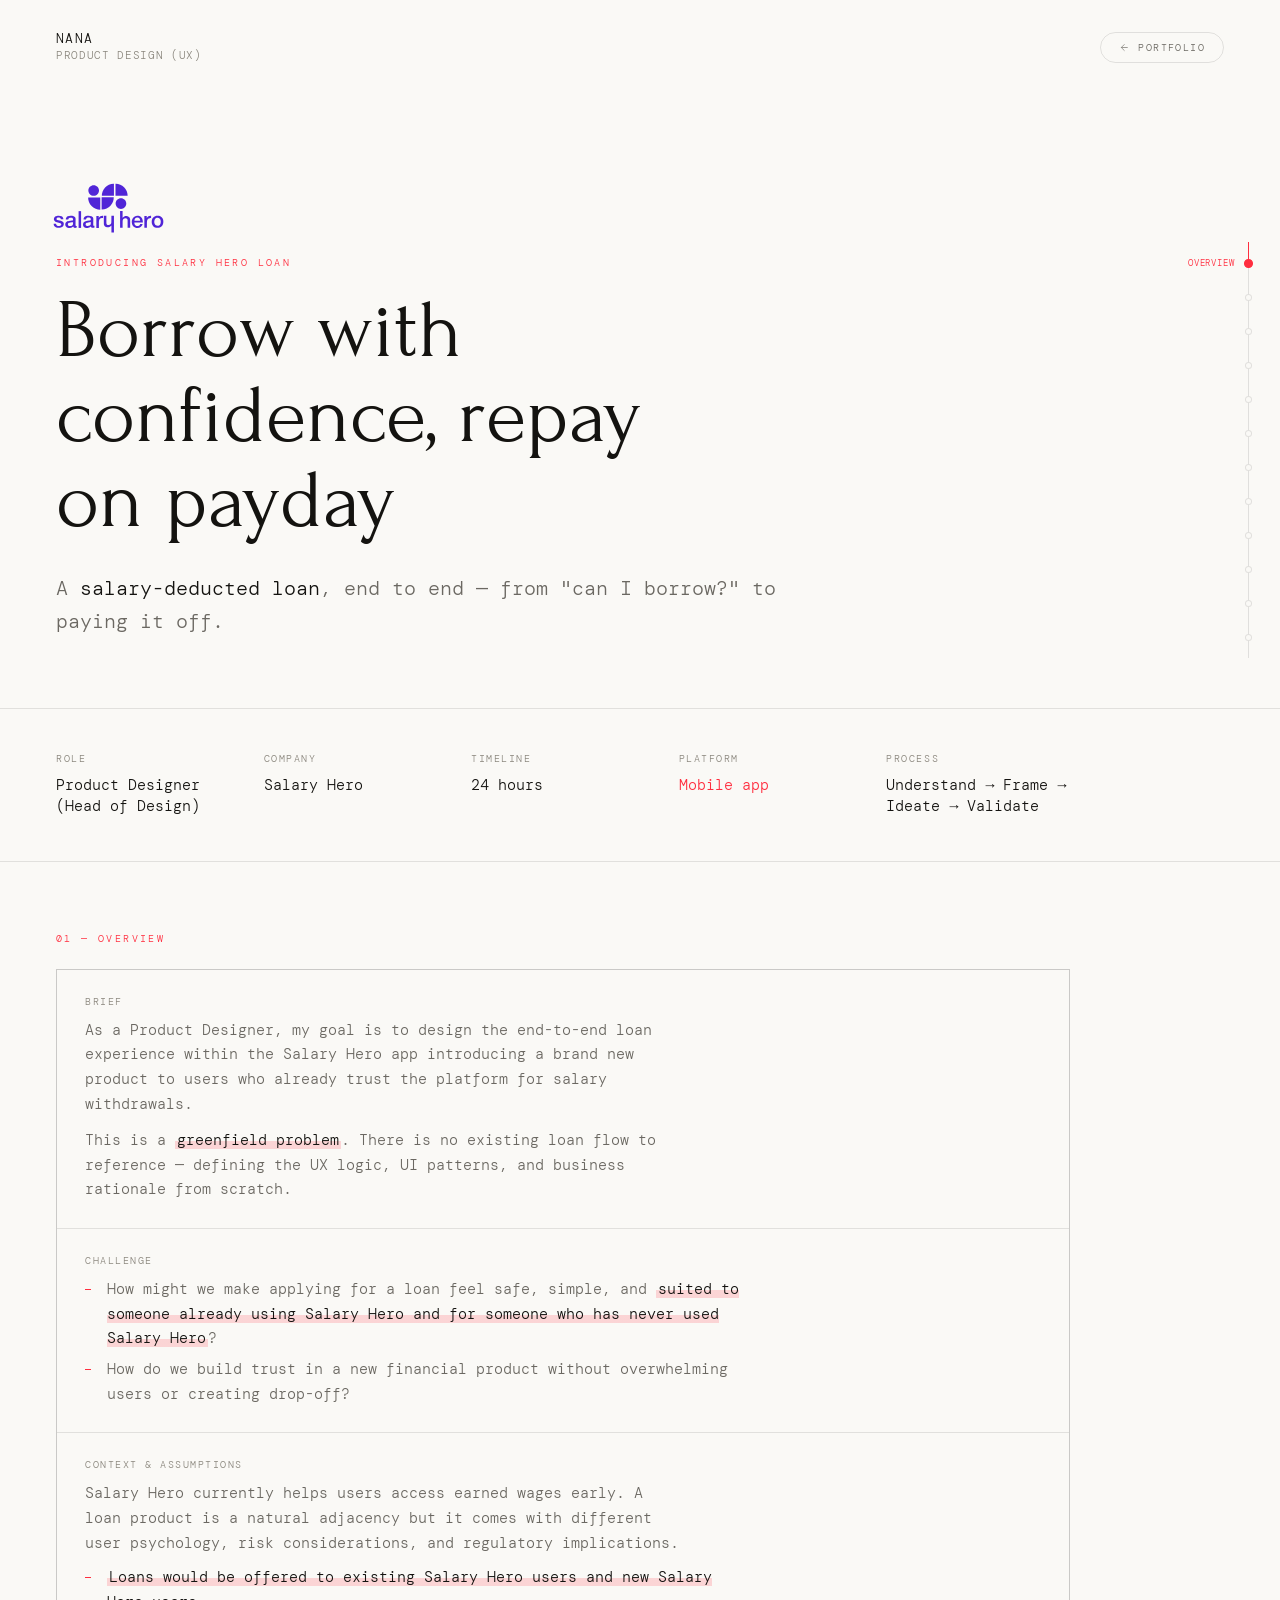
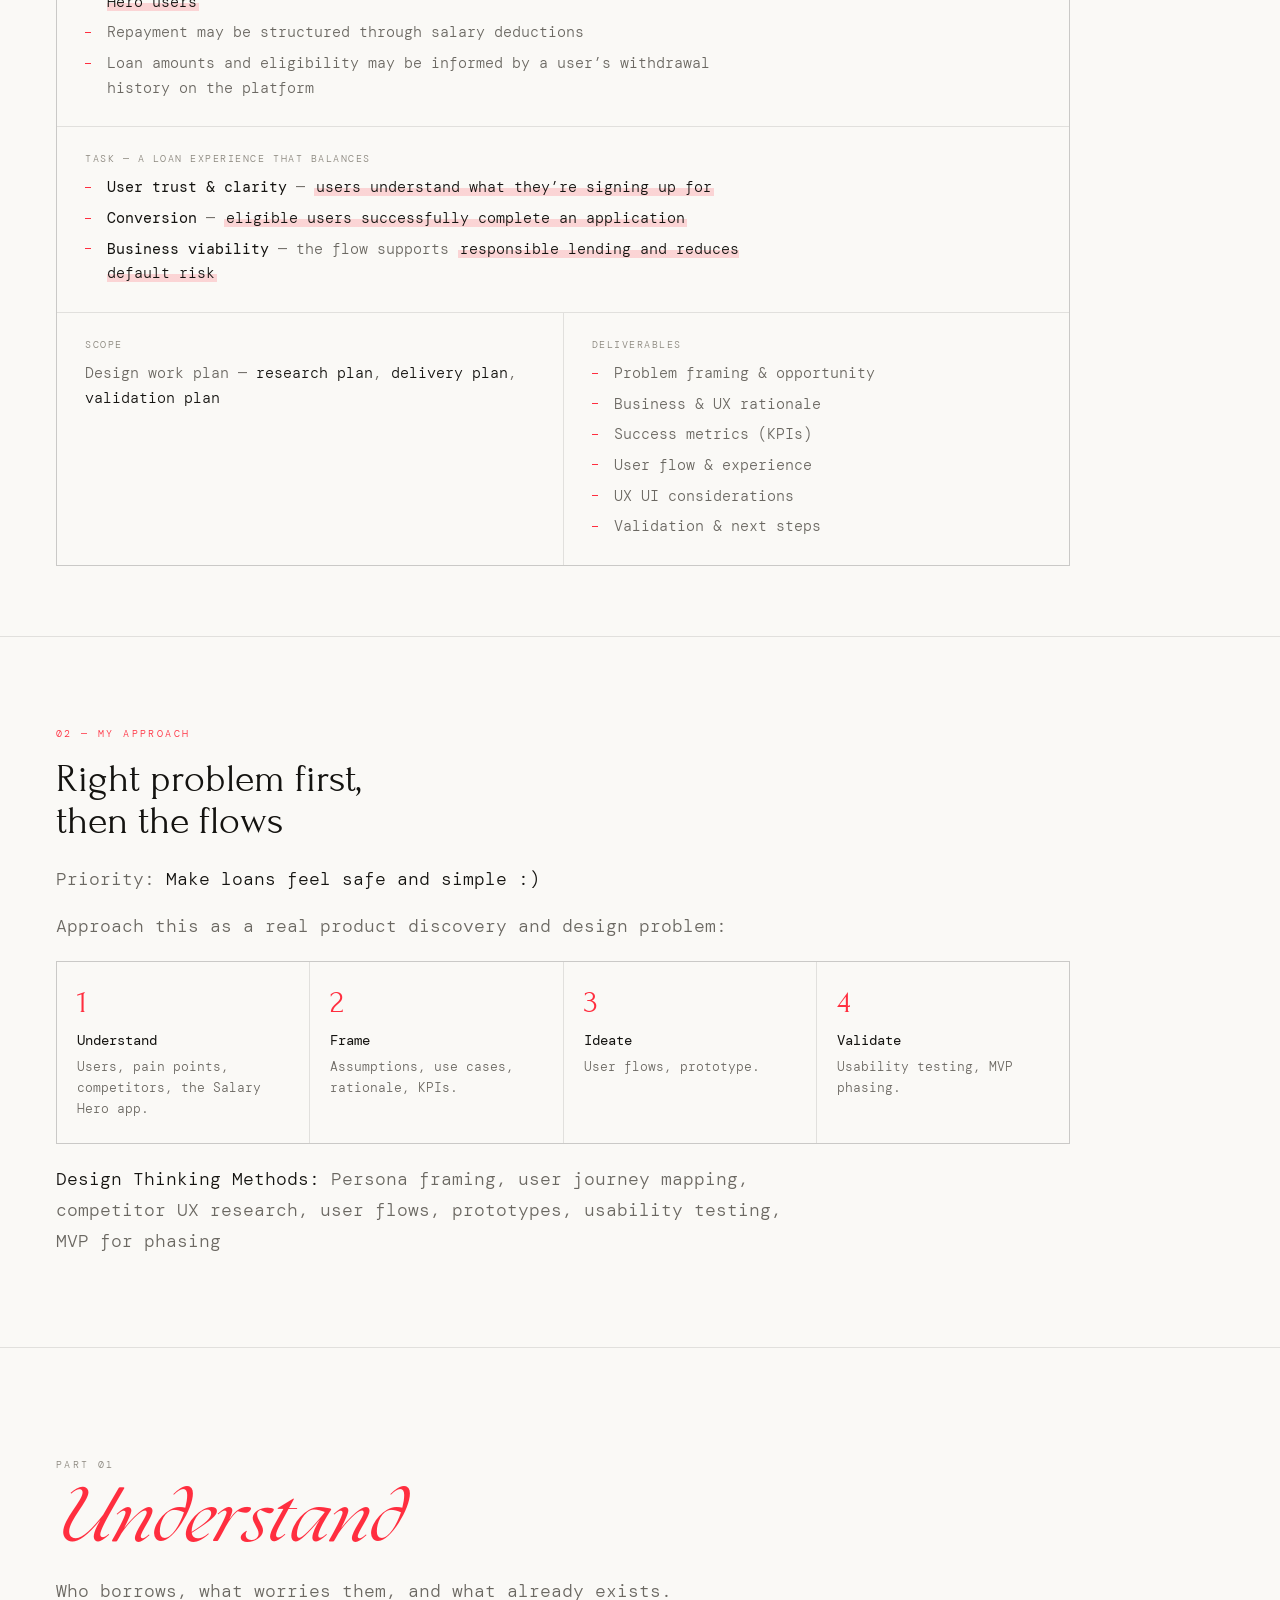
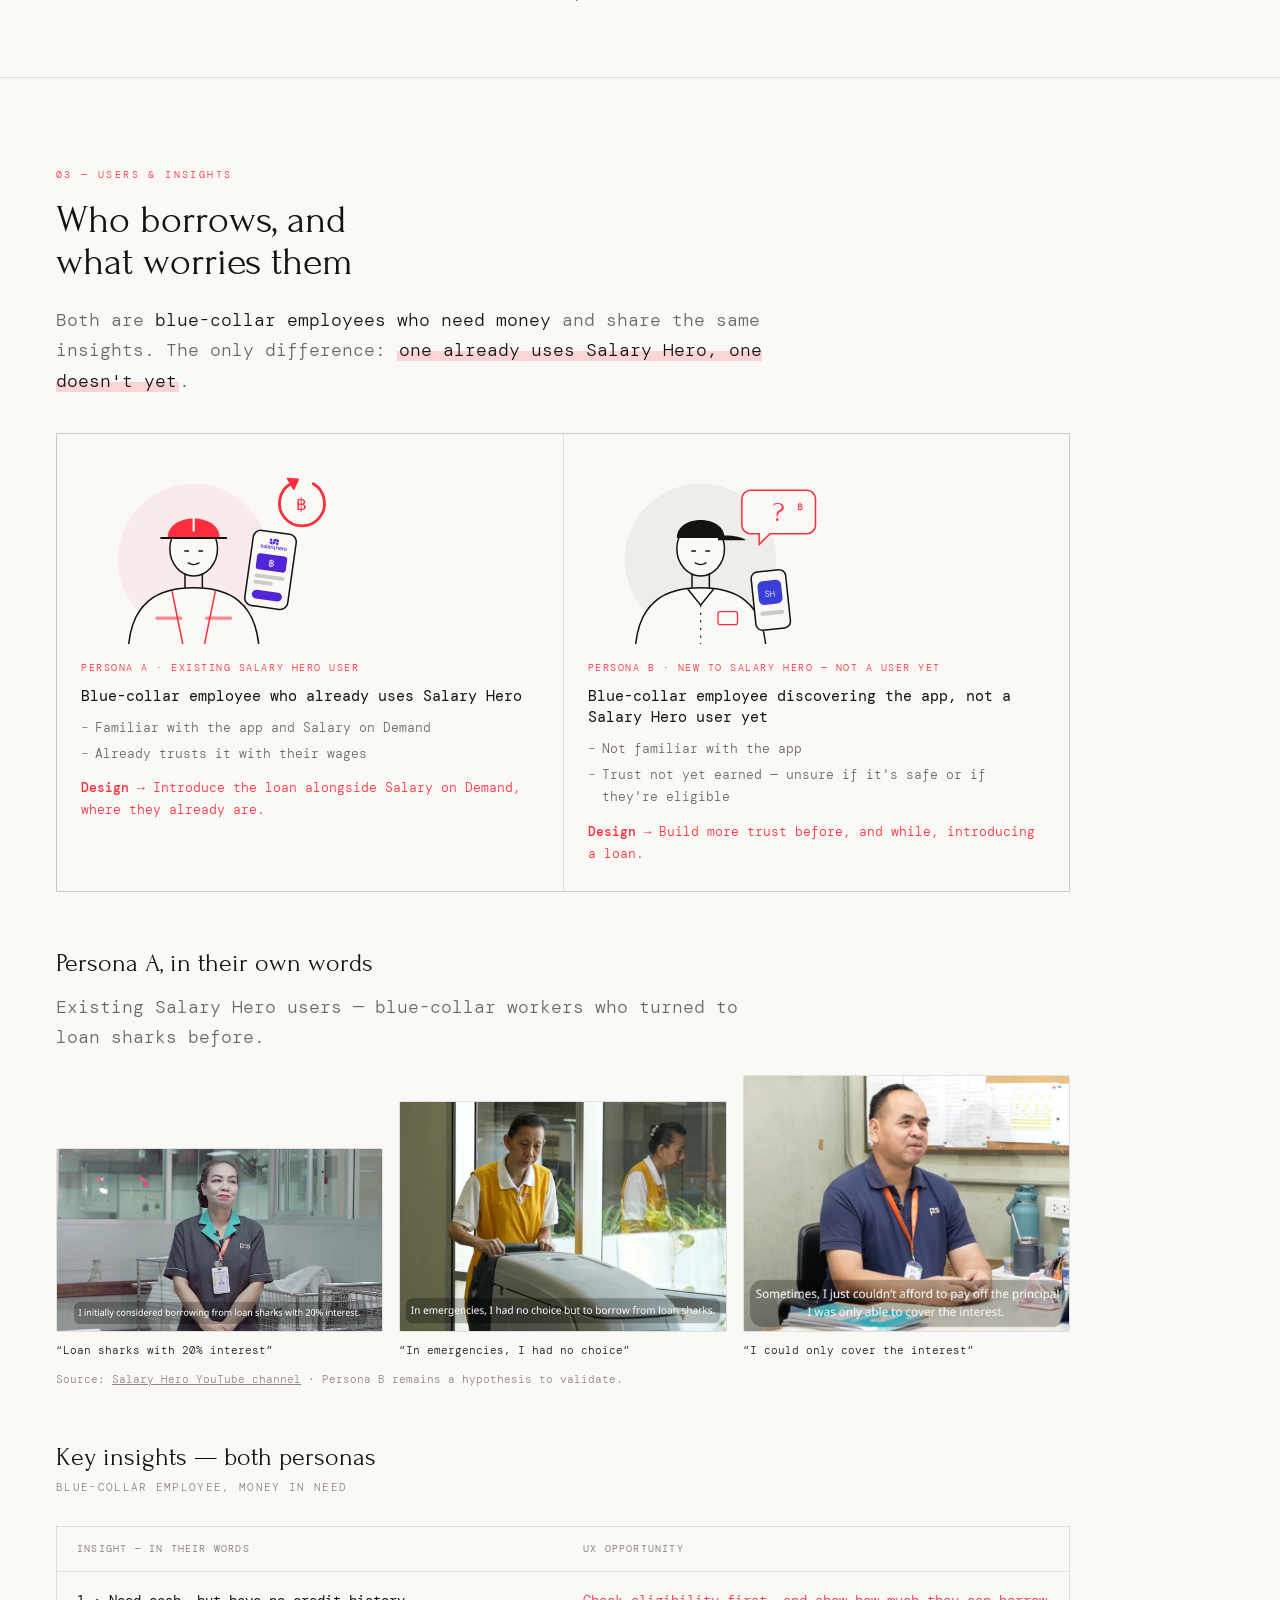
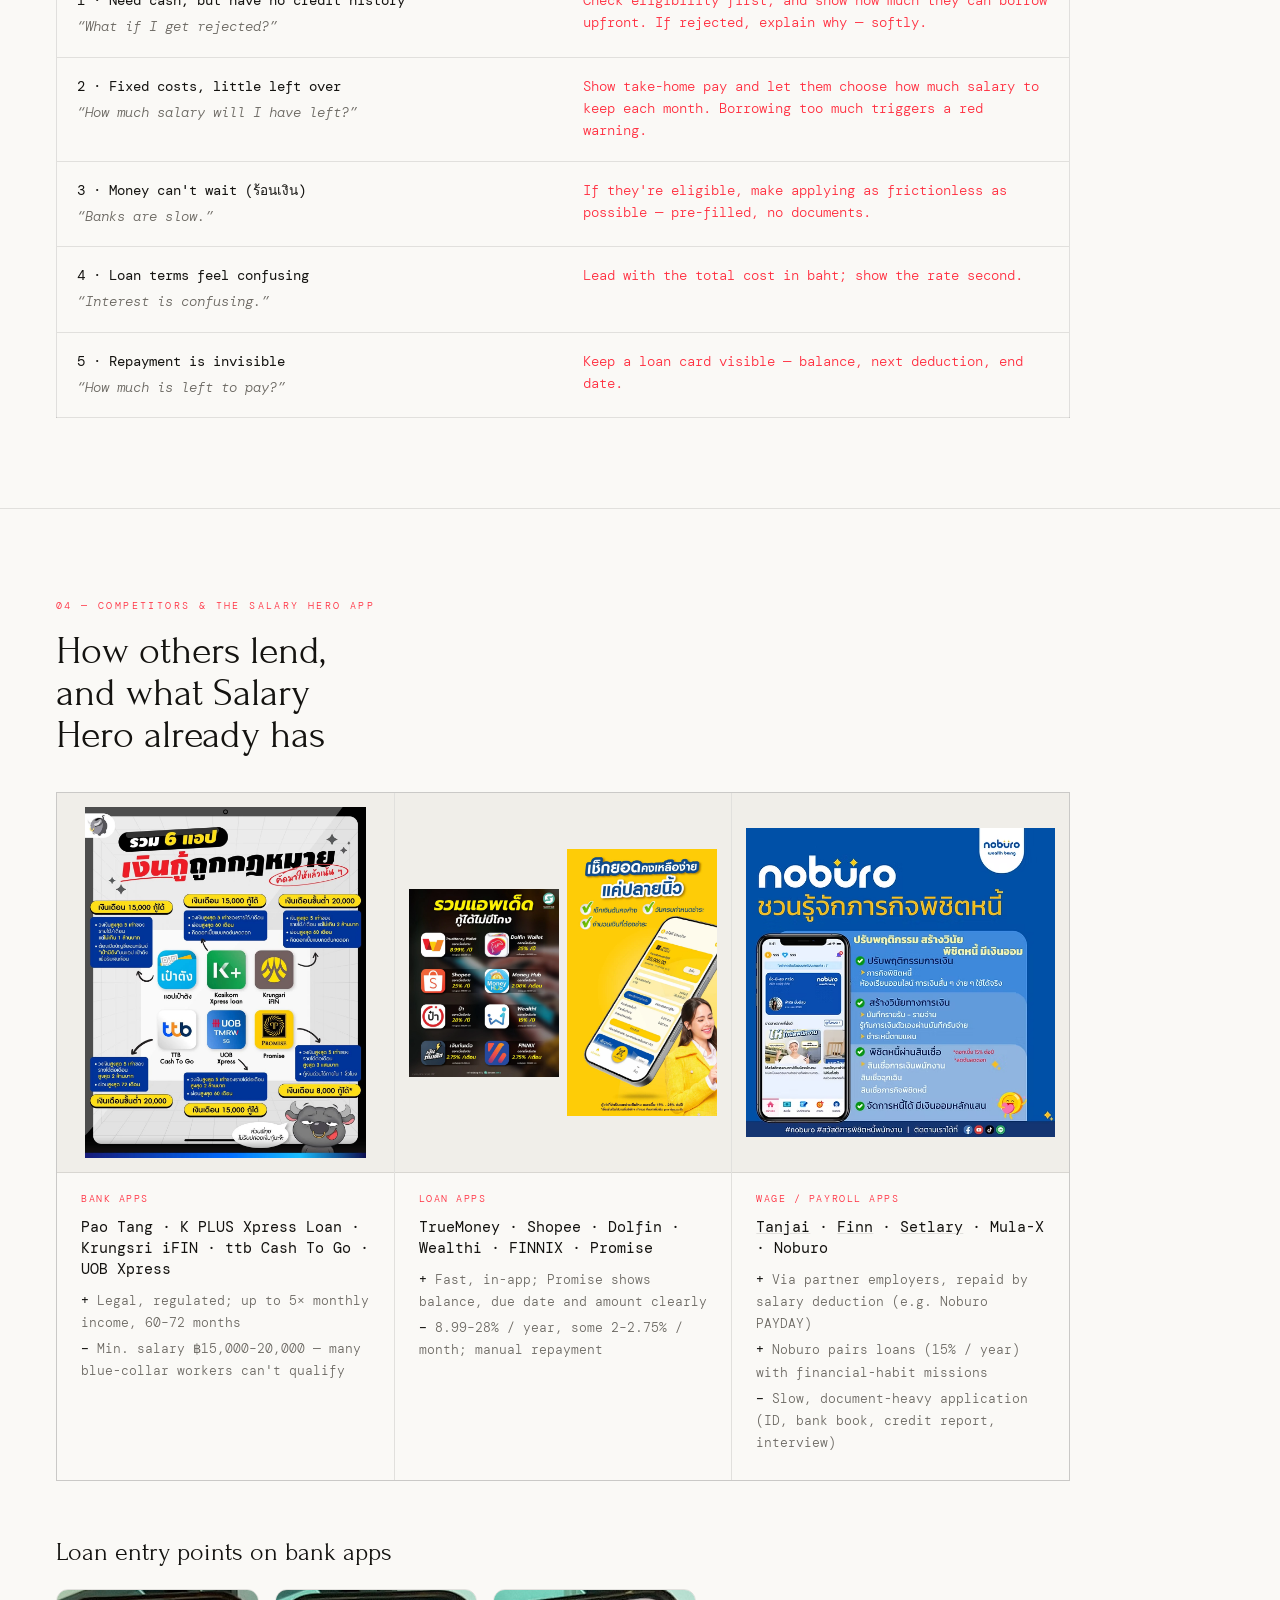
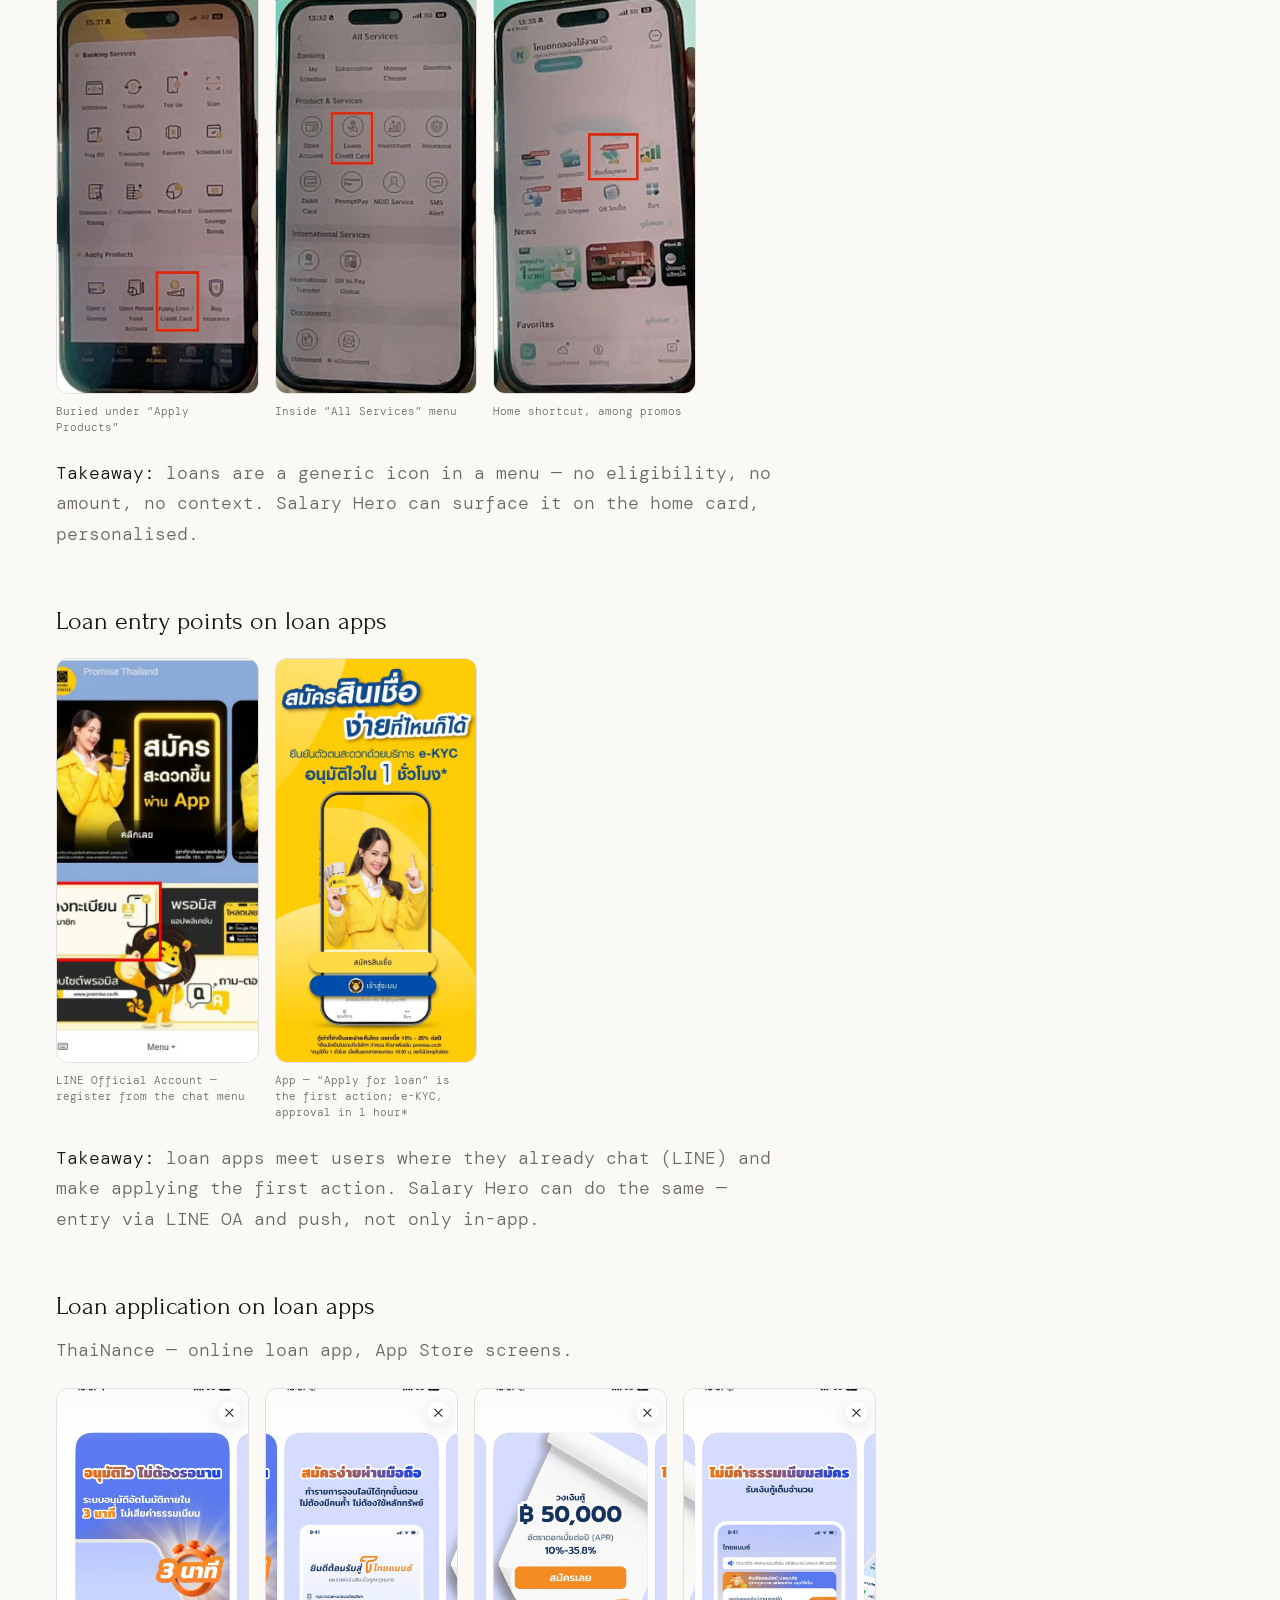
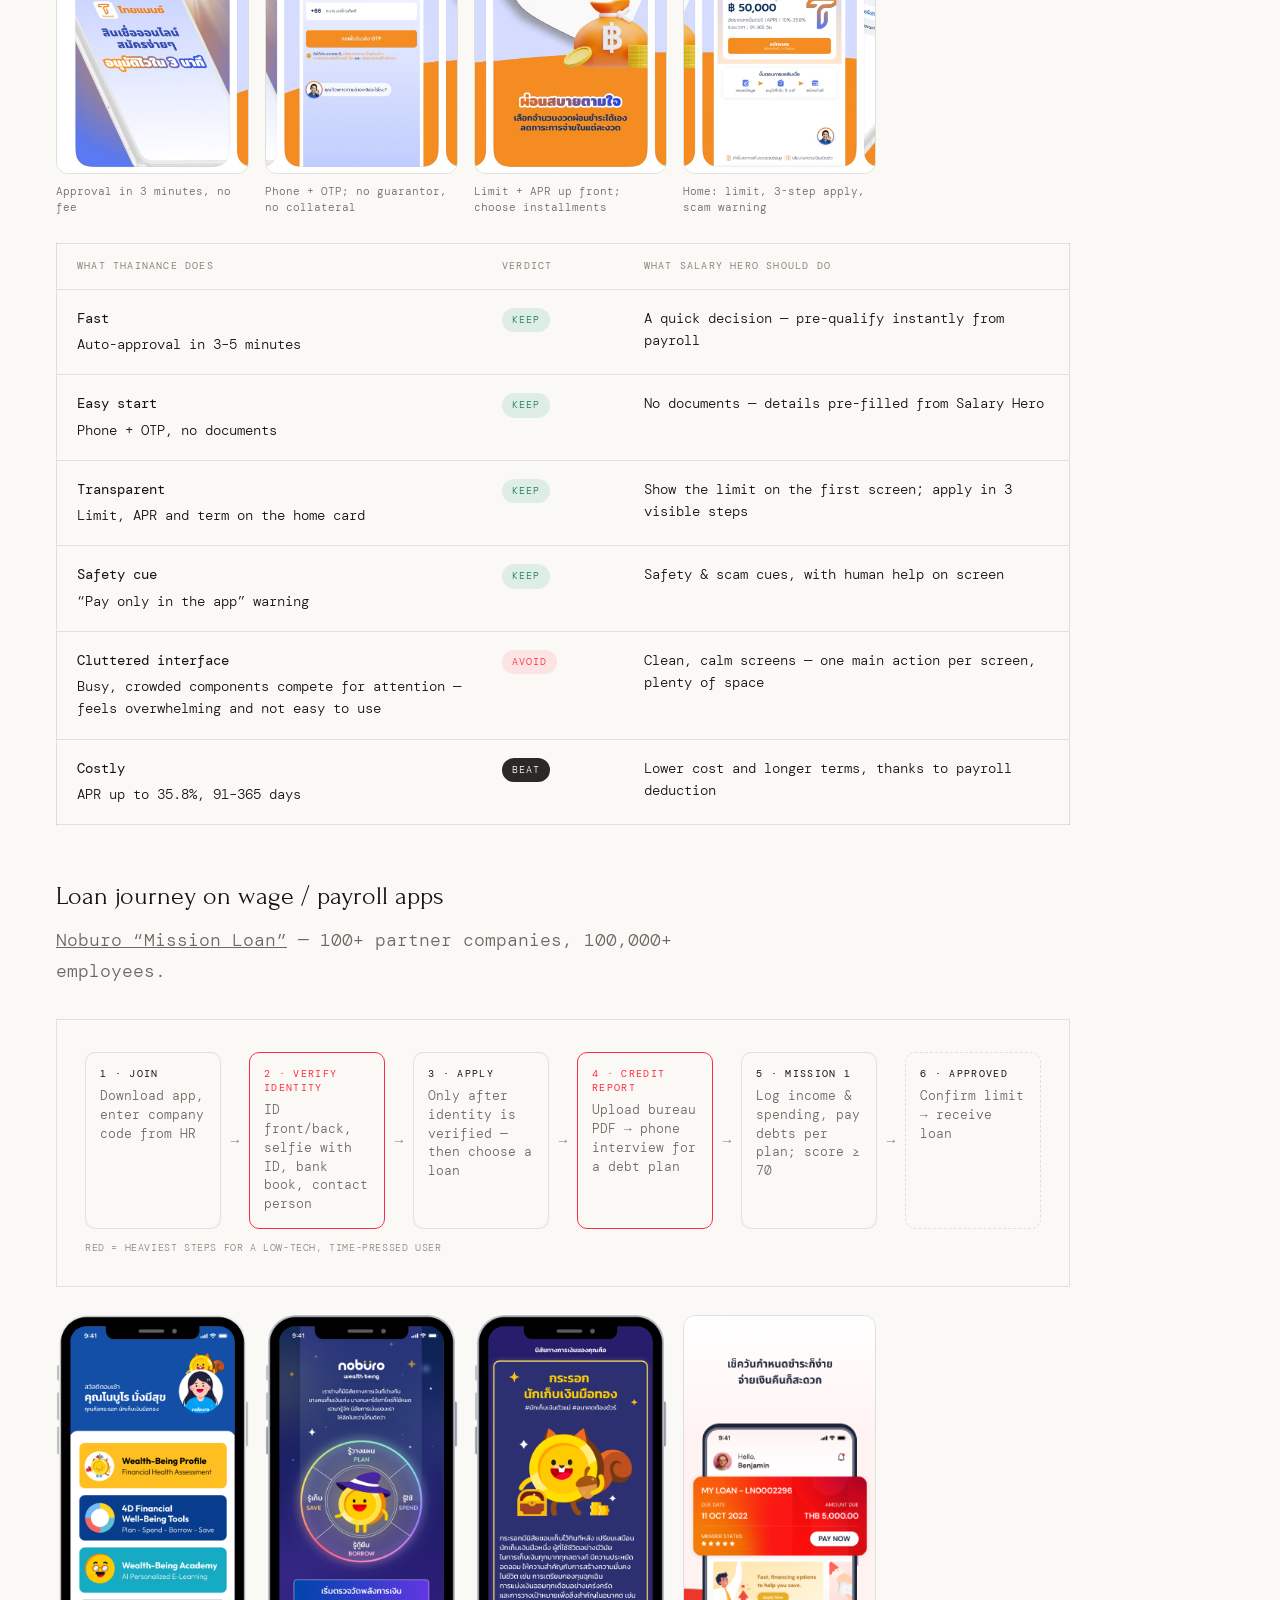
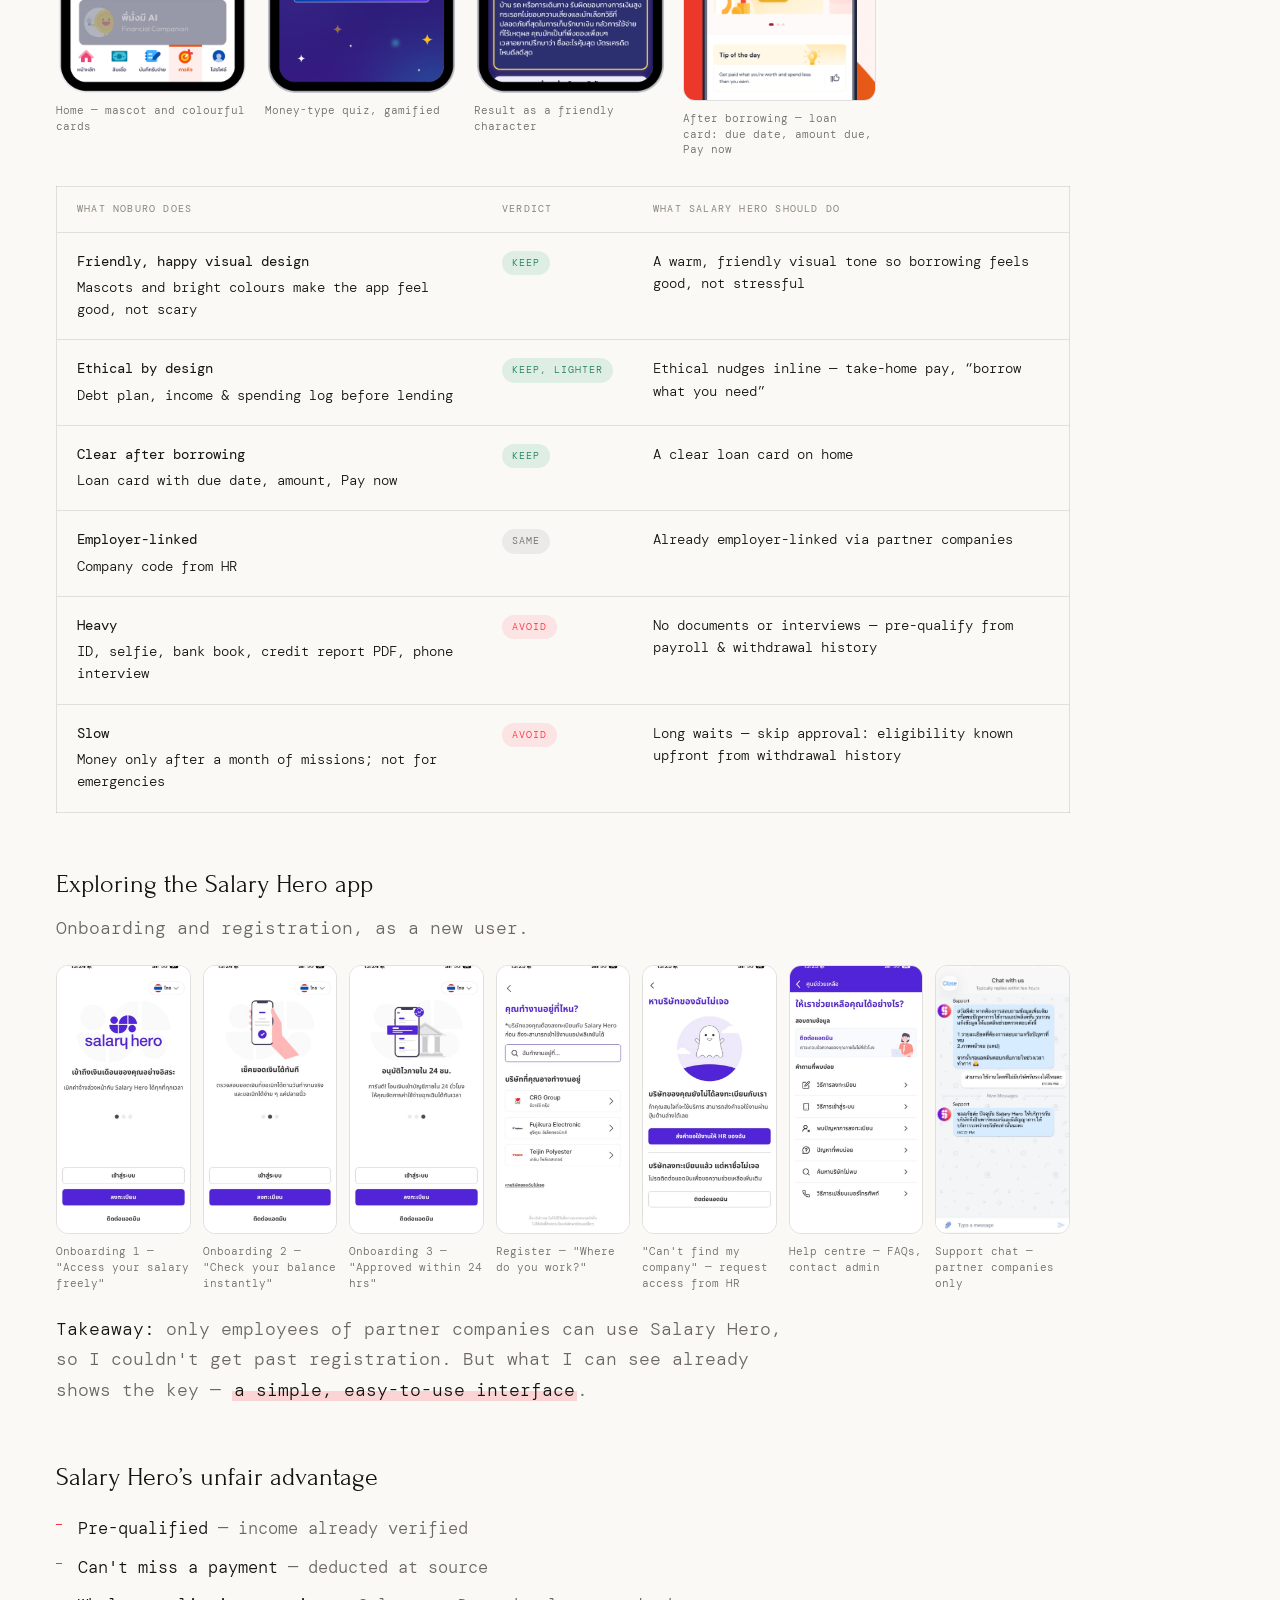
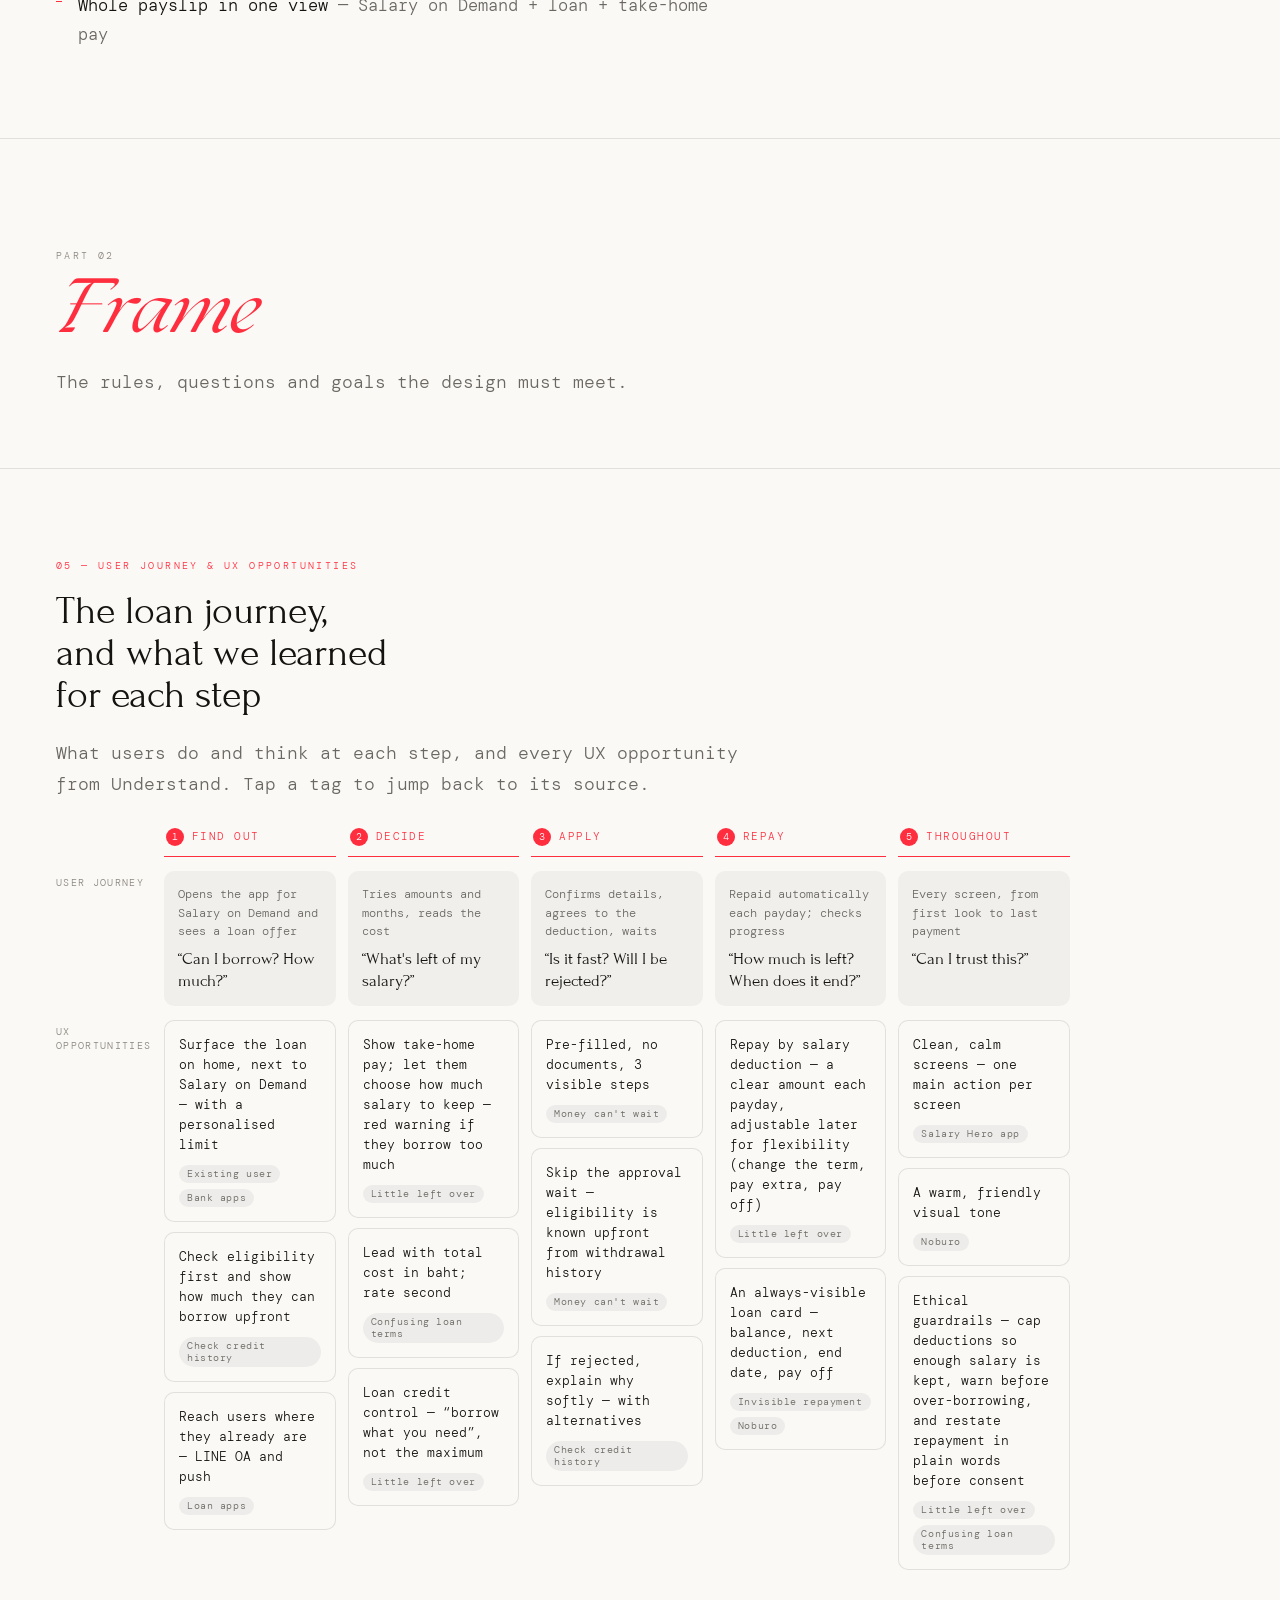
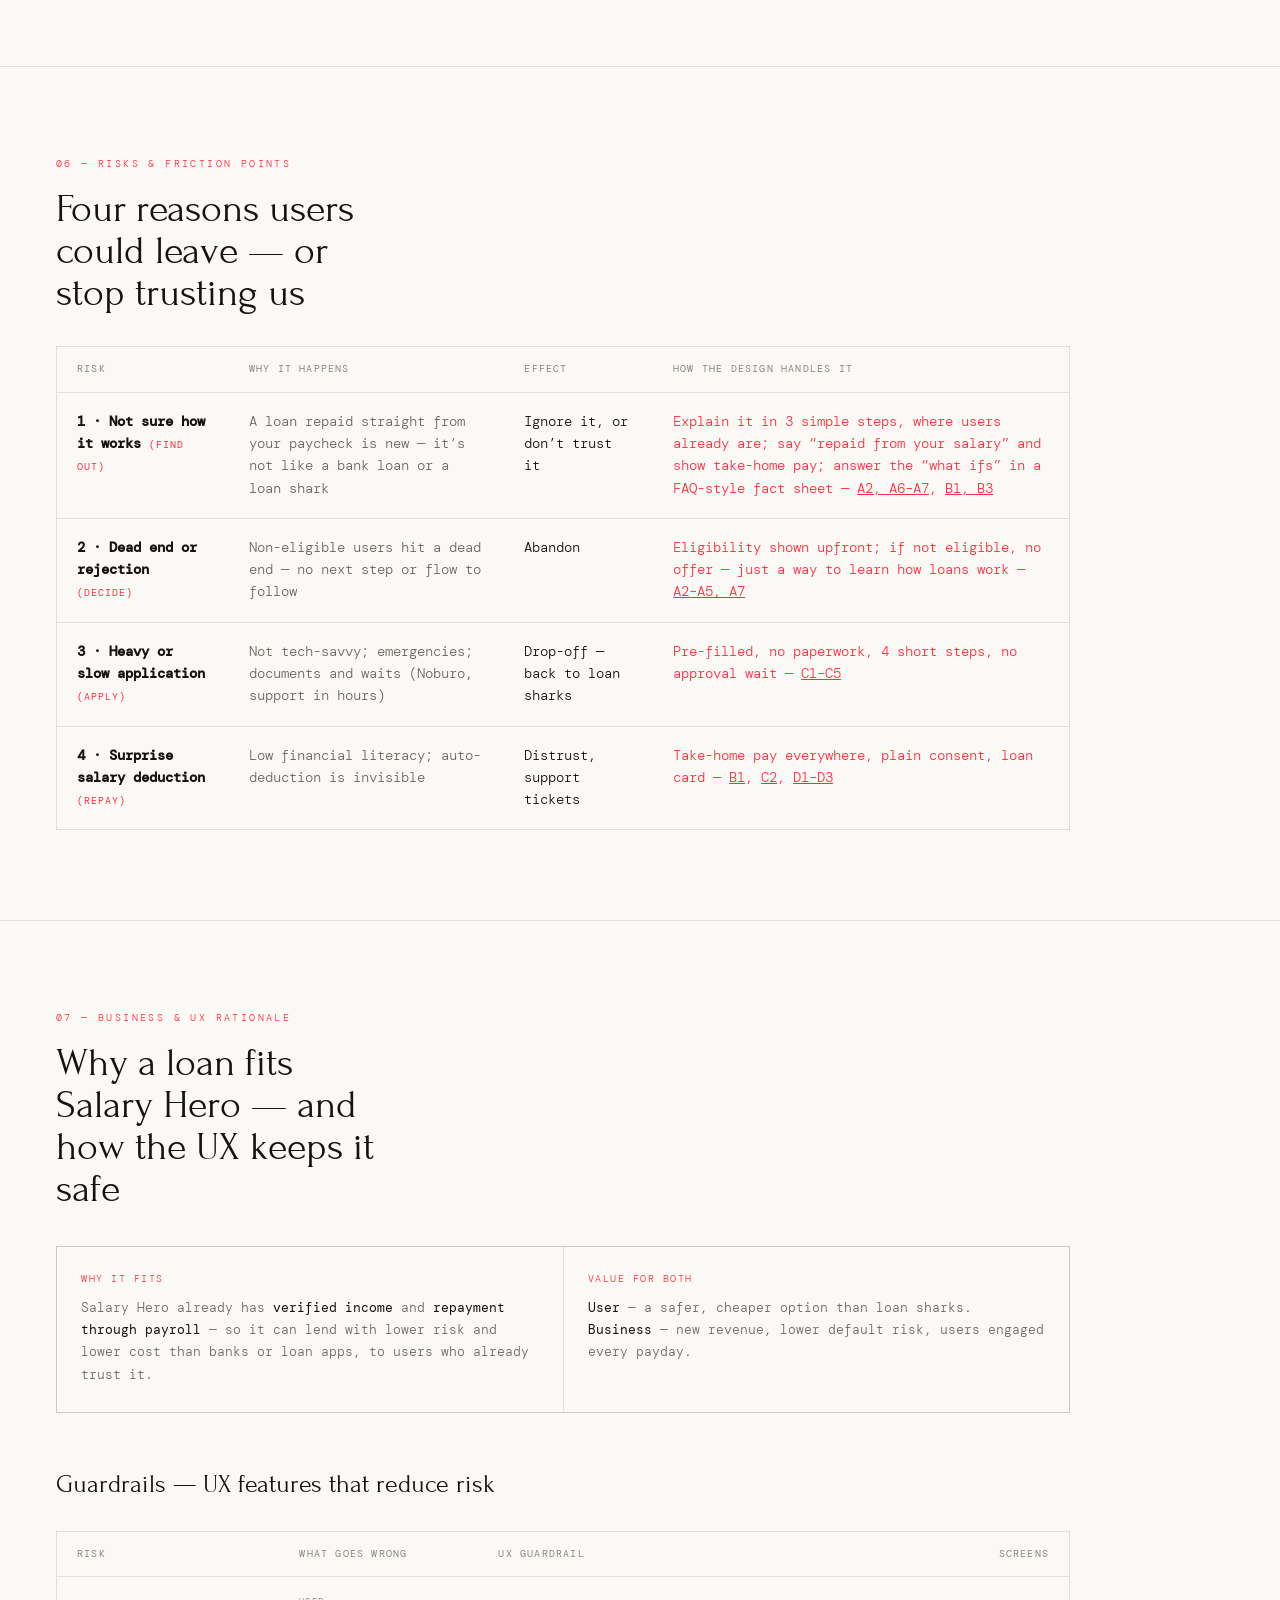
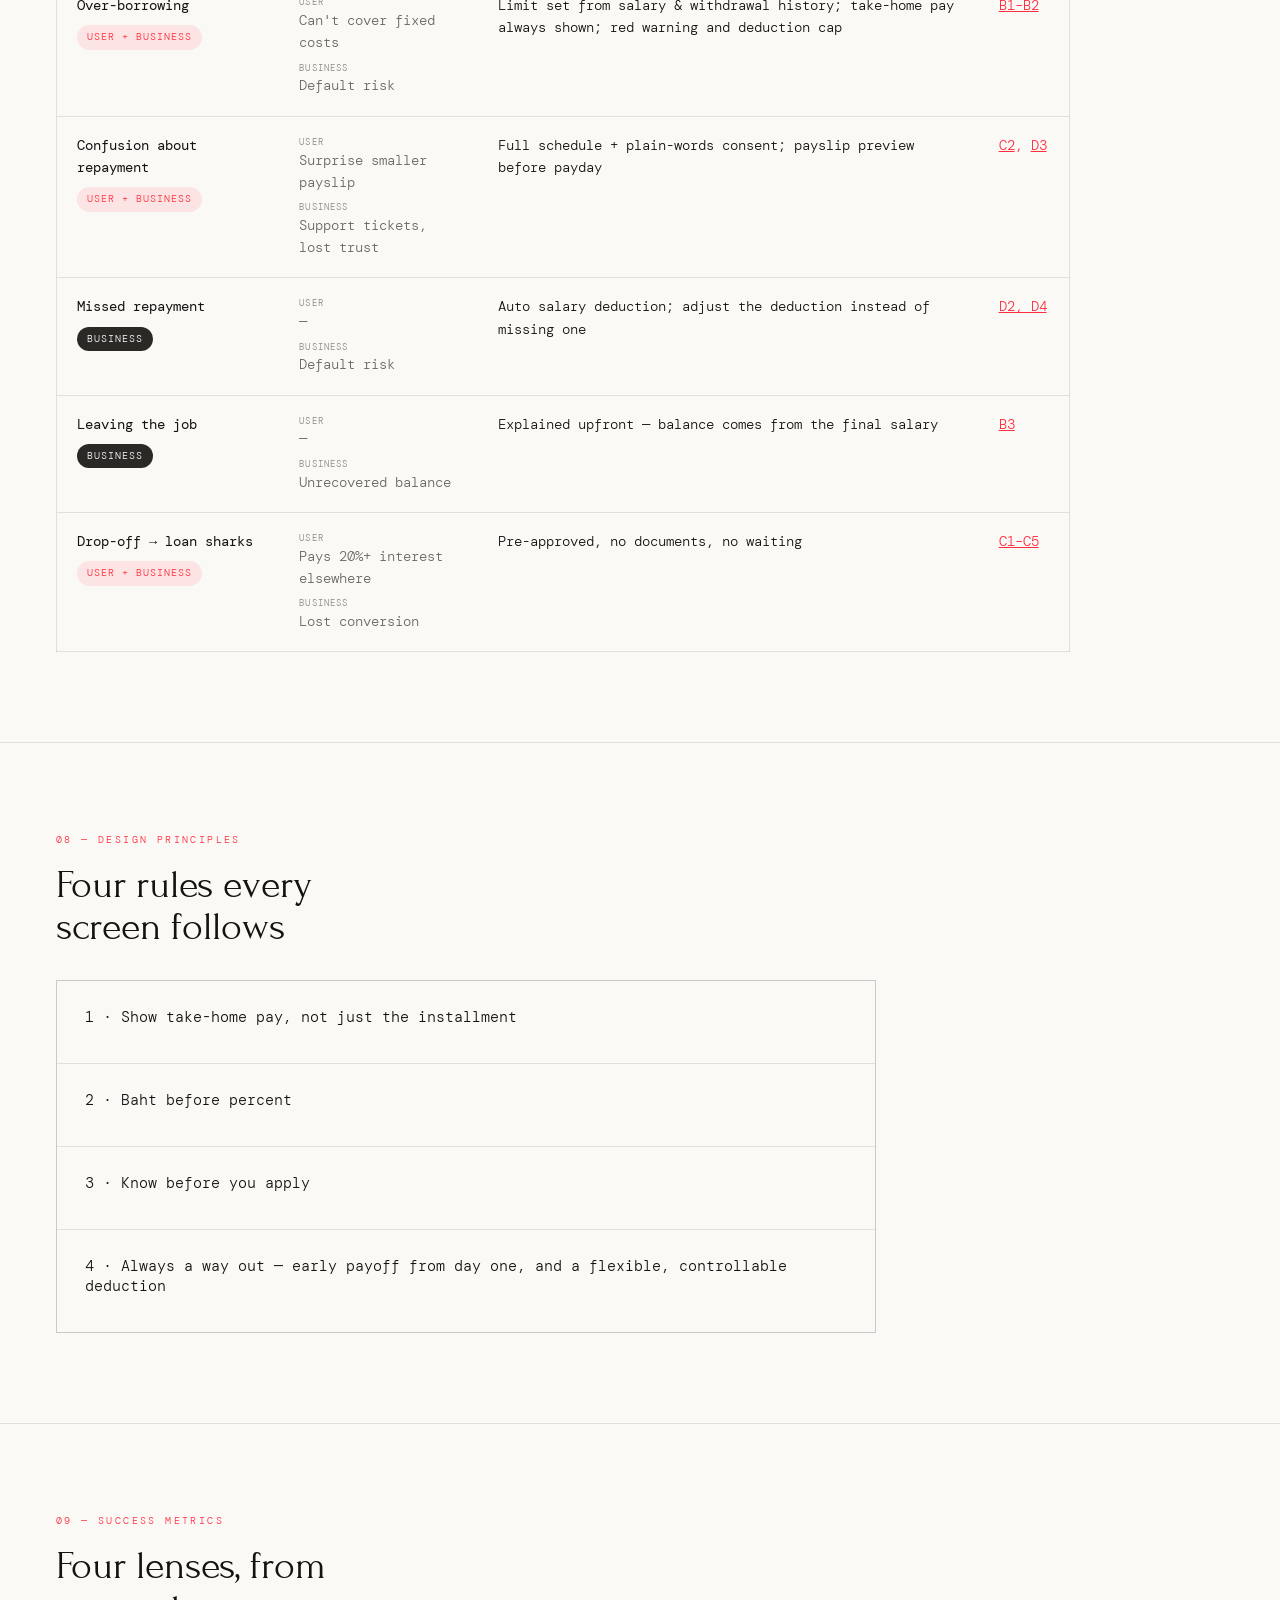
<file: design-assignment/salary-hero/index.html>
<!DOCTYPE html>
<html lang="en">
<head>
<meta charset="UTF-8">
<meta name="viewport" content="width=device-width, initial-scale=1.0">
<title>Salary Hero Loan — Design Assignment by Nana</title>
<meta name="description" content="Design assignment for Salary Hero: an end-to-end salary-deducted loan experience — research, KPIs, user flows, prototypes and validation plan.">
<meta name="robots" content="noindex, nofollow">
<link rel="preconnect" href="https://fonts.googleapis.com">
<link href="https://fonts.googleapis.com/css2?family=Forum&family=The+Impressionist&family=Playfair+Display:wght@400;700&family=Roboto:wght@100;300;400;500&family=DM+Mono:wght@300;400;500&family=Noto+Sans+Thai:wght@400;500;600&display=swap" rel="stylesheet">
<style>
  @font-face{
    font-family:'TheSeasonsAccent';
    src:url('../../assets/fonts/Fontspring-DEMO-theseasons-it.otf') format('opentype');
    font-weight:400; font-style:italic; font-display:swap;
  }
  @font-face{
    font-family:'TheSeasonsAccent';
    src:url('../../assets/fonts/Fontspring-DEMO-theseasons-bdit.otf') format('opentype');
    font-weight:700; font-style:italic; font-display:swap;
  }
  @font-face{
    font-family:'New York Personal';
    src:url('../../assets/fonts/NewYork-Personal.otf') format('opentype');
    font-weight:400; font-style:normal; font-display:swap;
  }
  @font-face{
    font-family:'Milton One Bold';
    src:url('../../assets/fonts/Milton_One_Bold.otf') format('opentype');
    font-weight:400; font-style:normal; font-display:swap;
  }
  @font-face{
    font-family:'ZT Nature Regular';
    src:url('../../assets/fonts/ZTNature-Regular.otf') format('opentype');
    font-weight:400; font-style:normal; font-display:swap;
  }
  @font-face{
    font-family:'ZT Nature Thin';
    src:url('../../assets/fonts/ZTNature-Thin.ttf') format('truetype');
    font-weight:100; font-style:normal; font-display:swap;
  }
  @font-face{
    font-family:'MADE Outer Sans Thin';
    src:url('../../assets/fonts/MadeOuterSans-Thin.otf') format('opentype');
    font-weight:100; font-style:normal; font-display:swap;
  }
  :root{
    --bg:#faf9f6;
    --white:#141310;
    --gray:#6b6862;
    --gray-dim:#8a867d;
    --line:rgba(0,0,0,0.1);
    --accent:#FF2E3F;
    --serif:'Forum', serif;
    --swash:'TheSeasonsAccent', cursive;
    --sans:'DM Mono', 'Helvetica Neue', monospace;
    --mono:'DM Mono', monospace;
    --edge-pad: max(56px, calc((100vw - 1280px)/2 + 56px));
  }
  *{ margin:0; padding:0; box-sizing:border-box; }
  html{ scroll-behavior:smooth; }
  body{
    background:var(--bg); color:var(--white); font-family:var(--sans); font-weight:300;
    overflow-x:hidden;
  }
  ::selection{ background:var(--accent); color:#fff; }
  a{ color:inherit; text-decoration:none; }
  section{ position:relative; z-index:2; }

  .logo-badge{ filter:invert(1); }

  .brand-fixed{
    position:fixed; top:32px; left:var(--edge-pad); z-index:61; color:var(--white);
    transition:opacity .4s ease, transform .4s ease;
  }
  .brand-fixed .brand-name{ font-family:var(--sans); font-weight:300; font-size:13px; letter-spacing:.1em; text-transform:uppercase; display:block; line-height:1; }
  .brand-fixed .brand-sub{ display:block; font-family:var(--sans); font-weight:300; font-size:11px; letter-spacing:.06em; text-transform:uppercase; color:var(--gray-dim); margin-top:3px; }
  @media (max-width:760px){ .brand-fixed{ top:31px; left:32px; } }

  body.nav-hidden .brand-fixed{ opacity:0; transform:translateY(-16px); pointer-events:none; }

  header{
    position:fixed; top:0; left:0; right:0; z-index:60;
    display:flex; align-items:center; justify-content:flex-end; gap:18px;
    padding:32px var(--edge-pad) 22px calc(var(--edge-pad) + 149px);
    transition:opacity .4s ease, transform .4s ease;
  }
  body.nav-hidden header{ opacity:0; transform:translateY(-16px); pointer-events:none; }
  header .menu{
    font-family:var(--mono); font-size:10px; letter-spacing:.14em; text-transform:uppercase; color:var(--gray);
    border:1px solid var(--line); border-radius:999px; padding:8px 18px; transition:border-color .3s,color .3s;
    display:flex; align-items:center; gap:8px;
  }
  header .menu svg{ width:11px; height:11px; }
  header .menu:hover{ border-color:var(--accent); color:var(--accent); }
  @media (max-width:760px){ header{ padding:28px 32px 19px 173px; } }

  .reveal{ opacity:0; transform:translateY(24px); transition:opacity .8s ease, transform .8s cubic-bezier(.2,.7,.3,1); }
  .reveal.in{ opacity:1; transform:translateY(0); }

  /* ---------- hero ---------- */
  .cs-hero{ padding:180px var(--edge-pad) 70px; border-bottom:1px solid var(--line); }
  .cs-hero .logo-badge{ height:34px; width:auto; margin-bottom:24px; }
  .cs-hero .kicker{ font-family:var(--mono); font-size:10px; letter-spacing:.24em; text-transform:uppercase; color:var(--accent); margin-bottom:20px; }
  .cs-hero h1{ font-family:var(--serif); font-weight:400; line-height:1.02; font-size:clamp(2.4rem,7vw,5.2rem); max-width:14ch; }
  .cs-hero .lead{ margin-top:28px; font-size:clamp(1rem,1.8vw,1.25rem); line-height:1.65; color:var(--gray); max-width:62ch; font-weight:300; }
  .cs-hero .lead strong{ color:var(--white); font-weight:300; }

  .cs-meta{
    padding:44px var(--edge-pad); border-bottom:1px solid var(--line);
    display:grid; grid-template-columns:repeat(4,1fr); gap:24px;
  }
  .cs-meta .item .lbl{ font-family:var(--mono); font-size:9.5px; letter-spacing:.16em; text-transform:uppercase; color:var(--gray-dim); margin-bottom:10px; }
  .cs-meta .item .val{ font-family:var(--sans); font-weight:300; font-size:15px; color:var(--white); line-height:1.4; }
  .cs-meta .item .val.accent{ color:var(--accent); }
  @media (max-width:760px){ .cs-meta{ grid-template-columns:1fr 1fr; row-gap:32px; } }

  /* ---------- stats row ---------- */
  .cs-stats{
    padding:56px var(--edge-pad); border-bottom:1px solid var(--line);
    display:grid; grid-template-columns:repeat(4,1fr); gap:32px;
  }
  .cs-stats .stat{ font-family:var(--serif); font-weight:400; font-size:clamp(2.1rem,4.4vw,3.2rem); color:var(--white); line-height:1; }
  .cs-stats .stat-desc{ margin-top:14px; font-size:13px; line-height:1.6; color:var(--gray); max-width:26ch; font-weight:300; }
  @media (max-width:760px){ .cs-stats{ grid-template-columns:1fr 1fr; row-gap:40px; } }

  /* ---------- content blocks ---------- */
  .cs-block{ padding:90px var(--edge-pad); border-bottom:1px solid var(--line); }
  .cs-block .kicker{ font-family:var(--mono); font-size:10px; letter-spacing:.24em; text-transform:uppercase; color:var(--accent); margin-bottom:18px; }
  .cs-block h2{ font-family:var(--serif); font-weight:400; line-height:1.05; font-size:clamp(1.6rem,3.6vw,2.5rem); max-width:16ch; }
  .cs-block .body-text{ margin-top:22px; font-size:clamp(.98rem,1.5vw,1.1rem); line-height:1.75; color:var(--gray); max-width:66ch; font-weight:300; }
  .cs-block .body-text strong{ color:var(--white); font-weight:300; }
  .cs-block .body-text + .body-text{ margin-top:16px; }
  .cs-block .body-list{ margin-top:22px; max-width:66ch; list-style:none; }
  .cs-block .body-list li{ font-size:clamp(.95rem,1.4vw,1.05rem); line-height:1.7; color:var(--gray); font-weight:300; padding-left:22px; position:relative; margin-top:10px; }
  .cs-block .body-list li::before{ content:''; position:absolute; left:0; top:.6em; width:6px; height:1px; background:var(--accent); }
  .cs-block .body-list li strong{ color:var(--white); font-weight:300; }

  .role-grid{ margin-top:40px; display:grid; grid-template-columns:repeat(3,1fr); gap:1px; background:var(--line); border:1px solid var(--line); max-width:980px; }
  .role-grid .card{ background:var(--bg); padding:26px 24px; }
  .role-grid .card h4{ font-family:var(--sans); font-weight:300; font-size:14px; color:var(--white); margin-bottom:14px; }
  .role-grid .card .kpi-lbl{ font-family:var(--mono); font-size:9px; letter-spacing:.14em; text-transform:uppercase; color:var(--gray-dim); margin-bottom:8px; }
  .role-grid .card ul{ list-style:none; }
  .role-grid .card li{ font-size:12.5px; line-height:1.7; color:var(--gray); font-weight:300; }
  @media (max-width:760px){ .role-grid{ grid-template-columns:1fr; } }

  /* ---------- executive summary ---------- */
  .cs-exec{ padding:70px var(--edge-pad); border-bottom:1px solid var(--line); }
  .cs-exec .kicker{ font-family:var(--mono); font-size:10px; letter-spacing:.24em; text-transform:uppercase; color:var(--accent); margin-bottom:24px; }
  .cs-exec-grid{ display:grid; grid-template-columns:1fr 1fr; gap:1px; background:var(--line); border:1px solid var(--line); }
  .cs-exec-grid .row{ background:var(--bg); padding:26px 28px; }
  .cs-exec-grid .row.wide{ grid-column:1/-1; }
  .cs-exec-grid .row .lbl{ font-family:var(--mono); font-size:9.5px; letter-spacing:.16em; text-transform:uppercase; color:var(--gray-dim); margin-bottom:10px; }
  .cs-exec-grid .row .val{ font-size:14.5px; line-height:1.7; color:var(--gray); font-weight:300; max-width:66ch; }
  .cs-exec-grid .row .val strong{ color:var(--white); font-weight:300; }
  @media (max-width:760px){ .cs-exec-grid{ grid-template-columns:1fr; } .cs-exec-grid .row.wide{ grid-column:auto; } }

  .tbd{ color:var(--accent); font-style:italic; }

  .cs-meta.five{ grid-template-columns:repeat(5,1fr); }
  @media (max-width:900px){ .cs-meta.five{ grid-template-columns:repeat(2,1fr); } }

  /* ---------- key decisions ---------- */
  .decision-list{ margin-top:32px; display:flex; flex-direction:column; gap:1px; background:var(--line); border:1px solid var(--line); max-width:820px; }
  .decision-list .decision{ background:var(--bg); padding:26px 28px; }
  .decision-list .decision h4{ font-family:var(--sans); font-weight:300; font-size:15px; color:var(--white); margin-bottom:10px; }
  .decision-list .decision .alt{ font-size:12.5px; line-height:1.6; color:var(--gray-dim); margin-bottom:10px; }
  .decision-list .decision .alt strong{ color:var(--gray); font-weight:300; }
  .decision-list .decision p{ font-size:13.5px; line-height:1.7; color:var(--gray); font-weight:300; }
  .photo-grid{ margin-top:32px; display:grid; grid-template-columns:1fr 1fr; gap:20px; }
  .photo-grid figure{ margin:0; }
  .photo-grid img{ width:100%; aspect-ratio:4/3; object-fit:cover; display:block; border-radius:2px; }
  .photo-grid figcaption{ margin-top:10px; font-family:var(--mono); font-size:10px; letter-spacing:.1em; text-transform:uppercase; color:var(--gray-dim); }
  @media (max-width:760px){ .photo-grid{ grid-template-columns:1fr; } }
  .team-grid{ margin-top:48px; text-align:left; }
  .phase-table{ margin-top:24px; width:100%; max-width:820px; border-collapse:collapse; border:1px solid var(--line); font-size:13.5px; line-height:1.7; }
  .phase-table th{ text-align:left; font-family:var(--mono); font-weight:400; font-size:10px; letter-spacing:.12em; text-transform:uppercase; color:var(--gray-dim); padding:14px 20px; border-bottom:1px solid var(--line); }
  .phase-table td{ padding:22px 20px; border-top:1px solid var(--line); vertical-align:top; color:var(--gray); font-weight:300; }
  .phase-table td.yr{ font-family:var(--serif); font-size:1.6rem; line-height:1; color:var(--white); white-space:nowrap; }
  .phase-table td.yr span{ display:block; margin-top:8px; font-family:var(--mono); font-size:10px; letter-spacing:.12em; text-transform:uppercase; color:var(--accent); }
  .phase-table td.focus{ color:var(--white); }
  .phase-table ul{ list-style:none; }
  .phase-table li{ position:relative; padding-left:16px; }
  .phase-table li::before{ content:'–'; position:absolute; left:0; color:var(--gray-dim); }
  .phase-table li + li{ margin-top:6px; }
  @media (max-width:760px){
    .phase-table thead{ display:none; }
    .phase-table tr{ display:block; border-top:1px solid var(--line); padding:20px 18px; }
    .phase-table tr:first-child{ border-top:0; }
    .phase-table td{ display:block; padding:0; border:0; }
    .phase-table td + td{ margin-top:10px; }
  }

  .cs-block h3{ font-family:var(--serif); font-weight:400; font-size:clamp(1.2rem,2.4vw,1.6rem); margin-top:56px; margin-bottom:14px; }

  /* ---------- impact & learning ---------- */
  .cs-learning{ margin-top:64px; max-width:640px; margin-left:auto; margin-right:auto; text-align:left; }
  .cs-learning h3{ font-family:var(--serif); font-weight:400; font-size:clamp(1.2rem,2.4vw,1.6rem); margin-bottom:16px; }
  .cs-learning p{ font-size:14px; line-height:1.75; color:var(--gray); font-weight:300; }
  .cs-learning p strong{ color:var(--white); font-weight:300; }

  .gallery{ margin-top:48px; display:grid; grid-template-columns:1fr 1fr; gap:20px; }
  .dd-diagram{ width:100%; height:auto; display:block; border:1px solid var(--line); border-radius:2px; background:var(--bg); padding:32px 0; }
  .gallery.single{ grid-template-columns:1fr; }
  .gallery figure{ margin:0; }
  .gallery img, .gallery video{ width:100%; height:auto; display:block; border:1px solid var(--line); border-radius:2px; }
  .gallery figcaption{ margin-top:12px; font-family:var(--mono); font-size:10px; letter-spacing:.06em; text-transform:uppercase; color:var(--gray-dim); }
  @media (max-width:760px){ .gallery{ grid-template-columns:1fr; } }

  .compare{ margin-top:48px; display:grid; grid-template-columns:1fr 1fr; gap:20px; align-items:start; }
  .compare figure{ margin:0; }
  .compare img{ width:100%; height:auto; display:block; border:1px solid var(--line); border-radius:2px; }
  .compare figcaption{ margin-top:12px; font-family:var(--mono); font-size:10px; letter-spacing:.1em; text-transform:uppercase; }
  .compare .before figcaption{ color:var(--gray-dim); }
  .compare .after figcaption{ color:var(--accent); }
  .compare + .compare{ margin-top:56px; }
  @media (max-width:760px){ .compare{ grid-template-columns:1fr; } .compare + .compare{ margin-top:32px; } }

  /* ---------- outcome ---------- */
  .cs-outcome{ padding:110px var(--edge-pad); text-align:center; border-bottom:1px solid var(--line); }
  .cs-outcome .kicker{ font-family:var(--mono); font-size:10px; letter-spacing:.24em; text-transform:uppercase; color:var(--accent); margin-bottom:24px; }
  .cs-outcome-stats{ margin-top:8px; display:inline-grid; grid-auto-flow:column; gap:56px; }
  .cs-outcome-stats .stat{ font-family:var(--serif); font-weight:400; font-size:clamp(2.2rem,4.6vw,3.4rem); color:var(--white); line-height:1; text-align:left; }
  .cs-outcome-stats .stat-desc{ margin-top:14px; font-size:13px; line-height:1.6; color:var(--gray); font-weight:300; max-width:26ch; text-align:left; }
  @media (max-width:760px){ .cs-outcome-stats{ display:grid; grid-auto-flow:row; grid-template-columns:1fr 1fr; gap:32px 24px; } }

  /* ---------- nav to next / back ---------- */
  .cs-nav{ padding:60px var(--edge-pad) 100px; display:flex; justify-content:space-between; align-items:center; gap:24px; flex-wrap:wrap; }
  .cs-nav a{
    font-family:var(--mono); font-size:10px; letter-spacing:.14em; text-transform:uppercase; color:var(--gray);
    border:1px solid var(--line); border-radius:18px; padding:14px 20px; transition:border-color .3s,color .3s;
    display:inline-flex; align-items:center; gap:12px; max-width:280px; line-height:1.6;
  }
  .cs-nav a svg{ width:14px; height:14px; flex:0 0 auto; }
  .cs-nav a:hover{ border-color:var(--accent); color:var(--accent); }

  /* ---------- section progress nav ---------- */
  .cs-toc{
    position:fixed; right:28px; top:50%; transform:translateY(-50%); z-index:55;
    display:flex; flex-direction:column; align-items:flex-end; padding:4px 0;
  }
  .cs-toc .track{ position:absolute; right:3px; top:0; bottom:0; width:1px; background:var(--line); }
  .cs-toc .fill{ position:absolute; right:3px; top:0; width:1px; background:var(--accent); height:0; transition:height .4s cubic-bezier(.2,.7,.3,1); }
  .cs-toc .step{
    position:relative; display:flex; align-items:center; gap:10px; padding:11px 0; cursor:pointer;
  }
  .cs-toc .step .label{
    font-family:var(--mono); font-size:9px; letter-spacing:.1em; text-transform:uppercase; color:var(--gray-dim);
    white-space:nowrap; opacity:0; transform:translateX(6px);
    transition:opacity .25s ease, transform .25s ease, color .3s ease;
  }
  .cs-toc .step:hover .label{ opacity:1; transform:translateX(0); color:var(--white); }
  .cs-toc .step.active .label{ opacity:1; transform:translateX(0); color:var(--accent); }
  .cs-toc .step .dot{
    width:7px; height:7px; border-radius:50%; background:var(--bg); border:1px solid var(--line); flex:0 0 auto;
    transition:border-color .3s ease, background .3s ease, transform .3s ease;
  }
  .cs-toc .step:hover .dot{ border-color:var(--accent); }
  .cs-toc .step.active .dot{ border-color:var(--accent); background:var(--accent); transform:scale(1.3); }
  @media (max-width:900px){ .cs-toc{ display:none; } }
  @media (min-width:901px){
    .cs-hero, .cs-meta, .cs-stats, .cs-exec, .cs-block, .cs-part, .cs-nav{ padding-right:max(var(--edge-pad), 210px); }
  }

  footer{
    position:relative; z-index:2; padding:32px var(--edge-pad); display:flex; align-items:center; justify-content:space-between; gap:18px;
    font-family:var(--mono); font-size:10px; letter-spacing:.04em; color:var(--gray-dim); border-top:1px solid var(--line);
  }
  footer .up-link{ display:flex; align-items:center; gap:8px; color:var(--gray); transition:color .3s; }
  footer .up-link:hover{ color:var(--accent); }
  footer svg{ width:12px; height:12px; }
  @media (max-width:760px){ footer{ flex-direction:column; align-items:flex-start; gap:14px; padding:28px 32px; } }

  /* =========================================================
     Salary Hero assignment — page-specific additions
     ========================================================= */
  .cs-hero .wordmark{ font-family:var(--mono); font-size:12px; letter-spacing:.18em; text-transform:uppercase; color:var(--white); margin-bottom:24px; display:inline-flex; align-items:center; gap:10px; }
  .cs-hero .wordmark i{ width:22px; height:22px; border-radius:6px; background:var(--app); display:inline-block; }

  /* part divider — "Understanding & Framing" / "Ideate" */
  .cs-part{ padding:110px var(--edge-pad) 70px; border-bottom:1px solid var(--line); }
  .cs-part .num{ font-family:var(--mono); font-size:10px; letter-spacing:.24em; text-transform:uppercase; color:var(--gray-dim); margin-bottom:16px; }
  .cs-part h2{ font-family:var(--serif); font-weight:400; font-size:clamp(2.2rem,6vw,4.2rem); line-height:1; }
  .cs-part h2 em{ font-family:var(--swash); font-style:italic; color:var(--accent); }
  .cs-part p{ margin-top:20px; font-size:clamp(.98rem,1.5vw,1.1rem); line-height:1.7; color:var(--gray); max-width:60ch; }

  /* numbered process strip */
  .steps{ margin-top:40px; display:grid; grid-template-columns:repeat(5,1fr); gap:1px; background:var(--line); border:1px solid var(--line); }
  .steps .s{ background:var(--bg); padding:24px 20px; }
  .steps .s .n{ font-family:var(--serif); font-size:2rem; line-height:1; color:var(--accent); }
  .steps .s h4{ margin-top:14px; font-family:var(--sans); font-weight:400; font-size:13.5px; color:var(--white); }
  .steps .s p{ margin-top:8px; font-size:12.5px; line-height:1.65; color:var(--gray); }
  @media (max-width:900px){ .steps{ grid-template-columns:1fr 1fr; } }
  @media (max-width:560px){ .steps{ grid-template-columns:1fr; } }

  /* generic card grid (2 or 3 cols) */
  .card-grid{ margin-top:36px; display:grid; grid-template-columns:repeat(3,1fr); gap:1px; background:var(--line); border:1px solid var(--line); }
  .card-grid.two{ grid-template-columns:1fr 1fr; }
  .card-grid .c{ background:var(--bg); padding:26px 24px; }
  .card-grid .c .lbl{ font-family:var(--mono); font-size:9.5px; letter-spacing:.16em; text-transform:uppercase; color:var(--accent); margin-bottom:12px; }
  .card-grid .c h4{ font-family:var(--sans); font-weight:400; font-size:14.5px; color:var(--white); margin-bottom:10px; line-height:1.45; }
  .card-grid .c p, .card-grid .c li{ font-size:13px; line-height:1.7; color:var(--gray); }
  .card-grid .c ul{ list-style:none; }
  .card-grid .c li{ position:relative; padding-left:14px; }
  .card-grid .c li::before{ content:'–'; position:absolute; left:0; color:var(--gray-dim); }
  .card-grid .c li + li{ margin-top:4px; }
  .card-grid .c strong{ color:var(--white); font-weight:400; }
  @media (max-width:900px){ .card-grid{ grid-template-columns:1fr; } .card-grid.two{ grid-template-columns:1fr; } }

  /* insight: pain point → insight → opportunity */
  .insight-table{ margin-top:32px; width:100%; border-collapse:collapse; border:1px solid var(--line); font-size:13.5px; line-height:1.65; }
  .insight-table th{ text-align:left; font-family:var(--mono); font-weight:400; font-size:10px; letter-spacing:.12em; text-transform:uppercase; color:var(--gray-dim); padding:14px 20px; border-bottom:1px solid var(--line); }
  .insight-table td{ padding:18px 20px; border-top:1px solid var(--line); vertical-align:top; color:var(--gray); width:33%; }
  .insight-table td:first-child{ color:var(--white); }
  .insight-table td:last-child{ color:var(--accent); }
  @media (max-width:760px){
    .insight-table thead{ display:none; }
    .insight-table tr{ display:block; border-top:1px solid var(--line); padding:18px; }
    .insight-table tr:first-child{ border-top:0; }
    .insight-table td{ display:block; padding:0; border:0; width:auto; }
    .insight-table td + td{ margin-top:8px; }
  }

  /* KPI grid */
  .kpi-cols{ margin-top:36px; display:grid; grid-template-columns:1fr 1fr; gap:24px; }
  .kpi-col h4{ font-family:var(--mono); font-weight:400; font-size:10px; letter-spacing:.16em; text-transform:uppercase; color:var(--accent); margin-bottom:12px; }
  .kpi{ border-top:1px solid var(--line); padding:16px 0; display:grid; grid-template-columns:1fr auto; gap:6px 16px; }
  .kpi .k{ font-size:14px; color:var(--white); }
  .kpi .t{ font-family:var(--mono); font-size:11px; color:var(--gray); white-space:nowrap; text-align:right; }
  .kpi .d{ grid-column:1/-1; font-size:12.5px; line-height:1.6; color:var(--gray); }
  .kpi-note{ margin-top:18px; font-size:12.5px; line-height:1.6; color:var(--gray-dim); max-width:80ch; }
  @media (max-width:760px){ .kpi-cols{ grid-template-columns:1fr; } }

  /* flow diagrams */
  .flow{ margin-top:32px; border:1px solid var(--line); padding:32px 28px; overflow-x:auto; }
  .flow-row{ display:flex; align-items:stretch; gap:0; min-width:760px; }
  .flow-node{ flex:1; border:1px solid var(--line); background:var(--bg); padding:14px 14px; font-size:12.5px; line-height:1.5; color:var(--gray); border-radius:10px; position:relative; }
  .flow-node b{ display:block; font-family:var(--mono); font-weight:400; font-size:9.5px; letter-spacing:.14em; text-transform:uppercase; color:var(--white); margin-bottom:6px; }
  .flow-node.hot{ border-color:var(--accent); }
  .flow-node.hot b{ color:var(--accent); }
  .flow-node.dim{ border-style:dashed; }
  .flow-arrow{ flex:0 0 28px; display:flex; align-items:center; justify-content:center; color:var(--gray-dim); font-size:14px; }
  .flow-caption{ margin-top:12px; font-family:var(--mono); font-size:10px; letter-spacing:.06em; text-transform:uppercase; color:var(--gray-dim); }
  .branch{ display:grid; grid-template-columns:200px 28px 1fr; gap:0; min-width:760px; align-items:center; }
  .branch-list{ display:flex; flex-direction:column; gap:10px; }
  .branch-item{ display:grid; grid-template-columns:1fr 28px 1fr; align-items:stretch; }
  .branch-item .flow-arrow{ flex:none; }

  /* use-case matrix */
  .matrix{ margin-top:32px; width:100%; border-collapse:collapse; border:1px solid var(--line); font-size:13px; line-height:1.6; }
  .matrix th{ text-align:left; font-family:var(--mono); font-weight:400; font-size:10px; letter-spacing:.12em; text-transform:uppercase; color:var(--gray-dim); padding:14px 16px; border-bottom:1px solid var(--line); background:rgba(0,0,0,.02); }
  .matrix td{ padding:16px; border-top:1px solid var(--line); vertical-align:top; color:var(--gray); }
  .matrix td:first-child{ color:var(--white); white-space:nowrap; }
  .matrix-wrap{ overflow-x:auto; }
  .matrix-wrap .matrix{ min-width:760px; }

  /* ---------- prototype phones ---------- */
  :root{ --app:#3A3FD8; --app-soft:#ECEDFD; --app-ink:#15172E; --app-mut:#6D7090; --app-line:#E6E7F0; --ok:#1F9D6B; --ok-soft:#E4F5EE; --warn:#C9791B; --warn-soft:#FBF0E1; --bad:#D6453D; --bad-soft:#FBE7E5; }
  .journey{ margin-top:64px; }
  .journey:first-of-type{ margin-top:40px; }
  .journey-head{ display:flex; align-items:baseline; gap:14px; flex-wrap:wrap; }
  .journey-head .tag{ font-family:var(--mono); font-size:10px; letter-spacing:.16em; text-transform:uppercase; color:var(--accent); }
  .journey-head h3{ margin:0 !important; }
  .journey > .body-text{ margin-top:12px !important; }
  .phones{ margin-top:28px; display:flex; gap:22px; overflow-x:auto; padding:6px 2px 18px; scroll-snap-type:x mandatory; }
  .phone-wrap{ flex:0 0 250px; scroll-snap-align:start; }
  .phone-wrap figcaption{ margin-top:12px; font-family:var(--mono); font-size:10px; letter-spacing:.08em; text-transform:uppercase; color:var(--gray-dim); line-height:1.5; }
  .phone-wrap figcaption b{ color:var(--accent); font-weight:400; }
  .phone{ width:250px; height:520px; border-radius:34px; border:8px solid #16151a; background:#fff; overflow:hidden; position:relative; font-family:'Roboto','Noto Sans Thai', system-ui, sans-serif; color:var(--app-ink); box-shadow:0 18px 40px -24px rgba(0,0,0,.35); }
  .phone .sb{ height:26px; display:flex; justify-content:space-between; align-items:center; padding:0 18px; font-size:10px; font-weight:500; }
  .phone .sb::after{ content:'●●● ▮'; letter-spacing:1px; font-size:7px; }
  .phone .bar{ display:flex; align-items:center; gap:8px; padding:6px 16px 10px; font-size:13px; font-weight:500; }
  .phone .bar .back{ font-size:15px; color:var(--app-mut); }
  .phone .scr{ padding:0 14px 14px; font-size:11px; line-height:1.45; height:calc(100% - 64px); overflow:hidden; display:flex; flex-direction:column; gap:9px; }
  .phone .hello{ font-size:11px; color:var(--app-mut); }
  .phone .hello b{ display:block; font-size:15px; color:var(--app-ink); font-weight:500; margin-top:2px; }
  .phone .card{ border:1px solid var(--app-line); border-radius:12px; padding:11px 12px; background:#fff; }
  .phone .card.brand{ background:var(--app); color:#fff; border-color:var(--app); }
  .phone .card.soft{ background:var(--app-soft); border-color:transparent; }
  .phone .card.ok{ background:var(--ok-soft); border-color:transparent; }
  .phone .card.warn{ background:var(--warn-soft); border-color:transparent; }
  .phone .card.bad{ background:var(--bad-soft); border-color:transparent; }
  .phone .lbl{ font-size:9.5px; color:var(--app-mut); text-transform:uppercase; letter-spacing:.06em; }
  .phone .card.brand .lbl{ color:rgba(255,255,255,.75); }
  .phone .big{ font-size:20px; font-weight:500; margin-top:2px; letter-spacing:-.01em; }
  .phone .mid{ font-size:13px; font-weight:500; }
  .phone .mut{ color:var(--app-mut); }
  .phone .card.brand .mut{ color:rgba(255,255,255,.8); }
  .phone .row{ display:flex; justify-content:space-between; align-items:center; gap:8px; }
  .phone .row + .row{ margin-top:6px; }
  .phone .btn{ display:block; text-align:center; border-radius:999px; padding:9px 12px; font-size:11.5px; font-weight:500; background:var(--app); color:#fff; }
  .phone .btn.ghost{ background:transparent; color:var(--app); border:1px solid var(--app-line); }
  .phone .btn.white{ background:#fff; color:var(--app); }
  .phone .btn.off{ background:#D9DAE6; color:#fff; }
  .phone .spacer{ flex:1; }
  .phone .pill{ display:inline-block; font-size:9px; padding:2px 8px; border-radius:999px; background:var(--app-soft); color:var(--app); font-weight:500; }
  .phone .pill.ok{ background:var(--ok-soft); color:var(--ok); }
  .phone .pill.warn{ background:var(--warn-soft); color:var(--warn); }
  .phone .pill.bad{ background:var(--bad-soft); color:var(--bad); }
  .phone .prog{ height:6px; border-radius:6px; background:rgba(0,0,0,.08); overflow:hidden; margin-top:8px; }
  .phone .card.brand .prog{ background:rgba(255,255,255,.25); }
  .phone .prog i{ display:block; height:100%; background:var(--app); border-radius:6px; }
  .phone .card.brand .prog i{ background:#fff; }
  .phone .slider{ height:4px; background:var(--app-line); border-radius:4px; position:relative; margin:12px 0 6px; }
  .phone .slider i{ position:absolute; left:0; top:0; bottom:0; background:var(--app); border-radius:4px; }
  .phone .slider s{ position:absolute; top:50%; width:14px; height:14px; border-radius:50%; background:#fff; border:2px solid var(--app); transform:translate(-50%,-50%); }
  .phone .seg{ display:flex; gap:5px; }
  .phone .seg span{ flex:1; text-align:center; font-size:10.5px; border:1px solid var(--app-line); border-radius:8px; padding:6px 0; color:var(--app-mut); }
  .phone .seg span.on{ border-color:var(--app); color:var(--app); background:var(--app-soft); font-weight:500; }
  .phone .tl{ list-style:none; position:relative; }
  .phone .tl li{ position:relative; padding:0 0 11px 20px; font-size:11px; }
  .phone .tl li::before{ content:''; position:absolute; left:3px; top:3px; width:9px; height:9px; border-radius:50%; border:2px solid var(--app-line); background:#fff; }
  .phone .tl li::after{ content:''; position:absolute; left:8px; top:15px; bottom:0; width:1px; background:var(--app-line); }
  .phone .tl li:last-child::after{ display:none; }
  .phone .tl li.done::before{ background:var(--app); border-color:var(--app); }
  .phone .tl li.now::before{ border-color:var(--app); }
  .phone .tl li span{ display:block; font-size:9.5px; color:var(--app-mut); }
  .phone .chk{ display:flex; gap:8px; align-items:flex-start; font-size:10.5px; line-height:1.4; }
  .phone .chk i{ flex:0 0 13px; height:13px; border-radius:3px; background:var(--app); position:relative; margin-top:1px; }
  .phone .chk i::after{ content:'✓'; color:#fff; font-size:9px; position:absolute; left:2px; top:-1px; font-style:normal; }
  .phone .icon{ width:34px; height:34px; border-radius:50%; display:flex; align-items:center; justify-content:center; font-size:16px; background:var(--app-soft); color:var(--app); }
  .phone .icon.ok{ background:var(--ok-soft); color:var(--ok); }
  .phone .icon.bad{ background:var(--bad-soft); color:var(--bad); }
  .phone .icon.warn{ background:var(--warn-soft); color:var(--warn); }
  .phone .tabs{ position:absolute; left:0; right:0; bottom:0; height:40px; border-top:1px solid var(--app-line); display:flex; justify-content:space-around; align-items:center; font-size:9px; color:var(--app-mut); background:#fff; }
  .phone .tabs .on{ color:var(--app); font-weight:500; }
  .phone .has-tabs{ height:calc(100% - 104px); }
  .phone .div{ height:1px; background:var(--app-line); margin:2px 0; }
  .phone .note{ font-size:10px; color:var(--app-mut); line-height:1.4; }
  .phone .sheet-dim{ position:absolute; inset:0; background:rgba(21,23,46,.45); }
  .phone .sheet{ position:absolute; left:0; right:0; bottom:0; background:#fff; border-radius:18px 18px 0 0; padding:16px 14px 16px; display:flex; flex-direction:column; gap:9px; font-size:11px; }
  .phone .sheet .grab{ width:34px; height:4px; border-radius:4px; background:var(--app-line); margin:0 auto 4px; }

  .ux-notes{ margin-top:10px; max-width:820px; display:grid; grid-template-columns:1fr 1fr; gap:4px 32px; list-style:none; }
  .ux-notes li{ font-size:13px; line-height:1.65; color:var(--gray); padding-left:22px; position:relative; margin-top:8px; }
  .ux-notes li::before{ content:''; position:absolute; left:0; top:.65em; width:6px; height:1px; background:var(--accent); }
  .ux-notes li strong{ color:var(--white); font-weight:400; }
  .ux-notes-lbl{ margin-top:18px; font-family:var(--mono); font-size:10px; letter-spacing:.16em; text-transform:uppercase; color:var(--gray-dim); }
  @media (max-width:760px){ .ux-notes{ grid-template-columns:1fr; } }
  .disclaimer{ margin-top:18px; font-family:var(--mono); font-size:10.5px; letter-spacing:.04em; color:var(--gray-dim); max-width:80ch; line-height:1.6; }

  @media (max-width:760px){ .cs-block, .cs-exec, .cs-part{ padding-left:16px; padding-right:16px; } .cs-hero, .cs-meta, .cs-stats{ padding-left:16px; padding-right:16px; } }
  .ux-notes{ margin-top:4px; }
  .example{ margin-top:24px; border:1px solid var(--line); border-radius:4px; padding:18px 20px; max-width:820px; }
  .ex-lbl{ font-family:var(--mono); font-size:10px; letter-spacing:.16em; text-transform:uppercase; color:var(--accent); margin-bottom:12px; }
  .ex-grid{ display:grid; grid-template-columns:repeat(5,1fr); gap:1px; background:var(--line); border:1px solid var(--line); }
  .ex-grid div{ background:var(--bg); padding:12px 14px; }
  .ex-grid span{ display:block; font-family:var(--mono); font-size:9.5px; letter-spacing:.1em; text-transform:uppercase; color:var(--gray-dim); }
  .ex-grid b{ display:block; margin-top:6px; font-weight:400; font-size:14px; color:var(--white); }
  .ex-grid .hl b{ color:var(--accent); }
  .ex-note{ margin-top:12px; font-size:12px; color:var(--gray); }
  @media (max-width:760px){ .ex-grid{ grid-template-columns:1fr 1fr; } }
  .phone{ --loan:#FF2E3F; --loan-soft:#FFECEE; --loan-line:#FFC9CE; --loan-dark:#C8102E; }
  .phone.sh .shoffers div.lo{ background:var(--loan); color:#fff; }
  .phone.sh .shloan{ background:var(--loan-soft); }
  .phone.sh .shloan .pill{ background:#fff; color:var(--loan-dark); }
  .phone.sh .shloan b{ color:var(--loan-dark) !important; }
  .phone.sh .shlink{ color:var(--loan-dark); }
  .phone.sh .shi.loan span{ background:var(--loan-soft) !important; border-color:var(--loan-line) !important; }
  .phone.sh .shi.loan svg{ color:var(--loan); }
  .phone.sh .shi.loan{ color:var(--loan-dark); font-weight:500; }
  .phone .card.loanhl{ background:var(--loan-soft); }
  .phone .card.loanhl .pill{ background:#fff; color:var(--loan-dark); }
  .phone .card.loanhl .lnk{ color:var(--loan-dark); }
  .phone .card.loanhl b{ color:var(--loan-dark) !important; }
  .phone.shot{ background:#fff; }
  .phone.shot img{ width:100%; height:100%; object-fit:cover; object-position:top; display:block; }
  .phone.sh .shi span{ background:#F6F3FE !important; border-color:#DCD3FA !important; }
  .phone.sh .shi svg{ width:15px; height:15px; color:#5025D7; }
  .phone.sh .shhead em{ position:relative; color:#141310; }
  .phone.sh .shhead em svg{ width:13px; height:13px; }
  .phone.sh .shhead em .shd{ top:-2px; right:-2px; }
  .phone.sh .shtabs{ height:44px; }
  .phone.sh .shtabs span{ display:flex; flex-direction:column; align-items:center; gap:2px; }
  .phone.sh .shtabs svg{ width:14px; height:14px; }
  .phone.sh{ --app:#5025D7; --app-soft:#EFEAFD; }
  .phone.sh .shhead{ background:#5025D7; color:#fff; margin-top:-26px; padding:34px 12px 44px; display:flex; align-items:center; gap:8px; }
  .phone.sh .shhead img{ width:30px; height:30px; border-radius:50%; background:#fff; padding:5px; object-fit:contain; }
  .phone.sh .shhead b{ display:block; font-size:11px; font-weight:500; }
  .phone.sh .shhead span{ font-size:9px; opacity:.85; }
  .phone.sh .shhead em{ margin-left:auto; font-style:normal; width:24px; height:24px; border-radius:50%; background:#fff; display:flex; align-items:center; justify-content:center; font-size:11px; }
  .phone.sh .sb{ position:relative; z-index:1; color:#fff; }
  .phone.sh .shbody{ padding:0 12px; margin-top:-34px; display:flex; flex-direction:column; gap:8px; height:calc(100% - 136px); overflow:hidden; }
  .phone.sh .shsod{ background:#fff; border-radius:12px; padding:10px 12px; box-shadow:0 4px 14px -6px rgba(0,0,0,.25); font-size:10px; }
  .phone.sh .sodt{ color:#B44BC4; font-weight:500; font-size:10.5px; }
  .phone.sh .shsod .big{ font-size:19px; margin:2px 0; }
  .phone.sh .btn{ border-radius:8px; padding:8px; }
  .phone.sh .shicons{ display:flex; justify-content:space-between; }
  .phone.sh .shi{ display:flex; flex-direction:column; align-items:center; gap:3px; font-size:8.5px; color:var(--app-ink); width:25%; }
  .phone.sh .shi span{ position:relative; width:30px; height:30px; border-radius:50%; border:1px solid var(--app-line); background:var(--app-soft); display:flex; align-items:center; justify-content:center; font-size:12px; color:var(--app); font-weight:600; }
  .phone.sh .shd{ position:absolute; top:-1px; right:-1px; width:8px; height:8px; border-radius:50%; background:#E5484D; border:1.5px solid #fff; }
  .phone.sh .shlbl{ font-size:11px; font-weight:500; }
  .phone.sh .shoffers{ display:flex; gap:6px; }
  .phone.sh .shoffers div{ flex:1; background:var(--app-soft); border-radius:8px; padding:8px; font-size:8.5px; font-weight:500; height:54px; }
  .phone.sh .shoffers div.lo{ background:var(--loan); color:#fff; }
  .phone.sh .shoffers div.lo span{ font-weight:400; opacity:.85; }
  .phone.sh .shbody{ gap:7px; }
  .phone.sh .shloan{ background:var(--loan-soft); border-radius:10px; padding:9px 11px; font-size:10px; }
  .phone.sh .shlink{ margin-top:5px; color:var(--loan-dark); font-weight:500; font-size:10px; }
  .phone.sh .shlearn{ display:flex; justify-content:space-between; border:1px solid var(--app-line); border-radius:10px; padding:9px 11px; font-size:9.5px; color:var(--app-mut); }
  .phone.sh .shlearn b{ color:var(--app); }
  .phone-wrap figcaption .shcap{ display:block; margin-top:6px; text-transform:none; letter-spacing:0; font-size:11px; color:var(--gray); line-height:1.5; }
  .proto-tags{ margin-top:12px; align-items:center; }
  .proto-tags .addr{ font-family:var(--mono); font-size:9.5px; letter-spacing:.14em; text-transform:uppercase; color:var(--gray-dim); margin-right:4px; }
  .cov-table{ margin-bottom:8px; }
  .cov-table td{ width:auto; color:var(--white); }
  .cov-table td.ins{ width:26%; display:table-cell; }
  .cov-table td.scr{ width:18%; white-space:nowrap; }
  .cov-table td.scr a{ color:var(--accent); text-decoration:underline; }

  .kpi-table td{ width:auto; color:var(--white); padding:13px 20px; }
  .kpi-table td.lens{ width:24%; border-right:1px solid var(--line); vertical-align:top; padding:18px 20px; }
  .kpi-table td.lens strong{ display:block; font-weight:400; color:var(--accent); font-size:13px; }
  .kpi-table td.lens span{ display:block; margin-top:6px; color:var(--gray); font-size:12.5px; line-height:1.55; }
  .kpi-table tr:not(.grp) td{ border-top:1px dashed var(--line); }
  .kpi-table td.mname{ width:22%; }
  .kpi-table td.mwhy{ color:var(--gray); font-size:12.5px; line-height:1.55; }
  .kpi-table td.tgt{ width:16%; white-space:nowrap; font-family:var(--mono); color:var(--accent); text-align:right; }
  @media (max-width:760px){ .kpi-table td.lens{ border-right:0; } .kpi-table td.tgt{ text-align:left; } }
  .kpi-grid .c{ padding:26px 26px 14px; }
  .kpi-grid .kpi-why{ font-size:13px; color:var(--gray); margin:-2px 0 12px; }
  .kpi-grid .kpi{ padding:12px 0; }
  .kpi-grid .kpi .k{ font-size:13px; line-height:1.5; }
  .kpi-grid .kpi .t{ color:var(--accent); font-size:11.5px; }
  .guard-table td{ width:auto; color:var(--gray); }
  .guard-table td:first-child{ width:22%; }
  .guard-table td:first-child strong{ display:block; font-weight:400; color:var(--white); margin-bottom:8px; }
  .guard-table td:nth-child(3){ color:var(--white); }
  .guard-table .lbl-sm{ display:block; font-family:var(--mono); font-size:9px; letter-spacing:.12em; text-transform:uppercase; color:var(--gray-dim); margin-top:6px; }
  .guard-table .lbl-sm:first-child{ margin-top:0; }
  .guard-table td.scr{ white-space:nowrap; }
  .guard-table td.scr a{ color:var(--accent); text-decoration:underline; }
  .uc-wrap{ margin-top:28px; border:1px solid var(--line); border-radius:4px; padding:24px; overflow-x:auto; max-width:780px; }
  .uc-flow{ display:block; width:100%; max-width:720px; height:auto; }
  em.stg{ font-style:normal; font-family:var(--mono); font-size:10px; letter-spacing:.1em; text-transform:uppercase; color:var(--accent); font-weight:400; }
  .opp-grid.oj{ grid-template-columns:96px repeat(5,minmax(160px,1fr)); min-width:980px; row-gap:14px; }
  .oj-lbl{ font-family:var(--mono); font-size:9.5px; letter-spacing:.14em; text-transform:uppercase; color:var(--gray-dim); padding-top:6px; line-height:1.4; }
  .oj-journey{ background:rgba(0,0,0,.04); border-radius:10px; padding:14px; }
  .oj-journey p{ font-size:12px; line-height:1.55; color:var(--gray); }
  .oj-journey q{ display:block; margin-top:8px; font-family:var(--serif); font-size:1.05rem; line-height:1.3; color:var(--white); }
  [id^="ref-"], #key-insights, #personas, [id^="journey-"]{ scroll-margin-top:90px; }
  .opp-board{ margin-top:28px; overflow-x:auto; padding-bottom:6px; }
  .opp-grid{ display:grid; grid-template-columns:repeat(5,minmax(170px,1fr)); gap:12px; min-width:900px; }
  .opp-col{ display:flex; flex-direction:column; gap:10px; }
  .opp-stage{ font-family:var(--mono); font-size:10.5px; letter-spacing:.14em; text-transform:uppercase; color:var(--accent); padding:0 2px 10px; border-bottom:1px solid var(--accent); display:flex; align-items:center; gap:8px; }
  .opp-stage span{ width:18px; height:18px; border-radius:50%; background:var(--accent); color:#fff; display:inline-flex; align-items:center; justify-content:center; font-size:9.5px; letter-spacing:0; }
  .opp-card{ border:1px solid var(--line); border-radius:10px; padding:14px; background:var(--bg); }
  .opp-card p{ font-size:12.5px; line-height:1.6; color:var(--white); }
  .opp-src{ margin-top:10px; display:flex; flex-wrap:wrap; gap:6px; }
  .opp-src a{ font-family:var(--mono); font-size:9.5px; letter-spacing:.06em; padding:3px 8px; border-radius:999px; background:rgba(0,0,0,.05); color:var(--gray); transition:background .2s,color .2s; }
  .opp-src a:hover{ background:var(--accent); color:#fff; }
  .opp-table td{ width:auto; color:var(--white); }
  .opp-table td.stage{ width:16%; font-family:var(--mono); font-size:10.5px; letter-spacing:.12em; text-transform:uppercase; color:var(--accent); border-right:1px solid var(--line); }
  .opp-table td.src{ width:24%; font-family:var(--mono); font-size:11px; color:var(--gray-dim); }
  .opp-table td:last-child{ color:var(--gray-dim); }
  @media (max-width:760px){ .opp-table td.stage{ border-right:0; } }
  .take-table td{ width:auto; color:var(--gray); }
  .take-table td:first-child{ width:42%; }
  .take-table td:nth-child(2){ width:14%; white-space:nowrap; }
  .take-table td:last-child{ color:var(--white); }
  .take-table td strong{ display:block; font-weight:400; color:var(--white); }
  .take-table td span{ display:block; margin-top:4px; }
  .verdict{ display:inline-block !important; margin:0 !important; font-family:var(--mono); font-size:10px; letter-spacing:.1em; text-transform:uppercase; padding:4px 10px; border-radius:999px; }
  .verdict.keep{ background:rgba(31,157,107,.12); color:#1F7D57; }
  .verdict.avoid{ background:rgba(255,46,63,.1); color:var(--accent); }
  .verdict.beat{ background:rgba(20,19,16,.9); color:#fff; }
  .verdict.same{ background:rgba(0,0,0,.06); color:var(--gray); }
  .insight-table.two-col td span.quote{ font-style:italic; }
  .h3-sub{ margin:-6px 0 0; font-family:var(--mono); font-size:11px; letter-spacing:.12em; text-transform:uppercase; color:var(--gray-dim); }
  .insight-table.two-col td{ width:50%; }
  .insight-table.two-col td strong{ display:block; font-weight:400; color:var(--white); }
  .insight-table.two-col td span{ display:block; margin-top:4px; color:var(--gray); }
  .card-grid .c p.opp{ margin-top:12px; color:var(--accent); }
  .card-grid .c p.opp strong{ color:var(--accent); font-weight:500; }
  .risk-table td{ width:auto; }
  .risk-table td:nth-child(3){ color:var(--white); }
  .risk-table td:last-child a{ color:var(--accent); text-decoration:underline; }
  .cs-block .body-list.plain li{ padding-left:0; }
  .cs-block .body-list.plain li::before{ display:none; }
  .entry-shots{ margin-top:22px; display:grid; grid-template-columns:repeat(3,1fr); gap:16px; max-width:640px; }
  .entry-shots figure{ margin:0; }
  .entry-shots.six{ grid-template-columns:repeat(7,1fr); max-width:none; gap:12px; }
  @media (max-width:1100px){ .entry-shots.six{ grid-template-columns:repeat(4,1fr); max-width:620px; } }
  .entry-shots.four{ grid-template-columns:repeat(4,1fr); max-width:820px; }
  @media (max-width:760px){ .entry-shots.four{ grid-template-columns:1fr 1fr; max-width:420px; } }
  .entry-shots img{ width:100%; aspect-ratio:1/2; object-fit:cover; display:block; border:1px solid var(--line); border-radius:12px; }
  .entry-shots figcaption{ margin-top:10px; font-family:var(--mono); font-size:10.5px; line-height:1.5; color:var(--gray); }
  .zoomable{ cursor:zoom-in; }
  .lightbox{ position:fixed; top:0; left:0; width:100vw; height:100vh; z-index:1000; background:#0d0c0a; display:flex; align-items:center; justify-content:center; padding:0; margin:0; opacity:0; pointer-events:none; transition:opacity .25s ease; cursor:zoom-out; }
  .lightbox.open{ opacity:1; pointer-events:auto; }
  .lightbox img{ width:100%; height:100%; object-fit:contain; display:block; border:0; border-radius:0; box-shadow:none; transform:scale(.98); transition:transform .25s ease; }
  .lightbox.open img{ transform:scale(1); }
  .lightbox .close{ position:absolute; top:20px; right:24px; font-family:var(--mono); font-size:10px; letter-spacing:.14em; text-transform:uppercase; color:#fff; opacity:.85; z-index:1; text-shadow:0 1px 4px rgba(0,0,0,.6); }
  .comp .comp-img{ height:380px; margin:-26px -24px 20px; background:#f0eee9; border-bottom:1px solid var(--line); display:flex; gap:8px; align-items:center; justify-content:center; padding:14px; }
  .comp .comp-img a{ display:flex; height:100%; align-items:center; justify-content:center; min-width:0; cursor:zoom-in; }
  .comp .comp-img img{ max-height:100%; max-width:100%; object-fit:contain; display:block; }
  .comp .comp-img.two a{ max-width:calc(50% - 4px); }
  .comp h4 a{ text-decoration:underline; text-decoration-color:var(--line); }
  .comp h4 a:hover{ color:var(--accent); }
  .comp p + p{ margin-top:4px; }
  .voices{ margin-top:22px; display:grid; grid-template-columns:repeat(3,1fr); gap:16px; align-items:end; }
  .voices figure{ margin:0; }
  .voices img{ width:100%; height:auto; display:block; border:1px solid var(--line); border-radius:2px; }
  .voices figcaption{ margin-top:10px; font-family:var(--mono); font-size:11px; line-height:1.5; color:var(--white); }
  .voices-src{ margin-top:14px; font-family:var(--mono); font-size:10.5px; color:var(--gray-dim); }
  .voices-src a{ text-decoration:underline; }
  .voices-src a:hover{ color:var(--accent); }
  @media (max-width:760px){ .voices{ grid-template-columns:1fr; } }
  mark.hl{ background:linear-gradient(transparent 55%, rgba(255,46,63,.18) 55%); color:var(--white); padding:0 2px; }
  .cs-hero .sh-logo{ height:56px; width:auto; display:block; margin:0 0 20px -6px; }
  .persona-art{ width:100%; max-width:260px; height:auto; display:block; margin:0 0 18px; }
  .steps.four{ grid-template-columns:repeat(4,1fr); }
  @media (max-width:900px){ .steps.four{ grid-template-columns:1fr 1fr; } }
  @media (max-width:560px){ .steps.four{ grid-template-columns:1fr; } }
  .cs-concept{ padding:100px var(--edge-pad); border-bottom:1px solid var(--line); text-align:center; background:rgba(255,46,63,.04); }
  .cs-concept .kicker{ font-family:var(--mono); font-size:10px; letter-spacing:.24em; text-transform:uppercase; color:var(--accent); margin-bottom:22px; }
  .cs-concept .concept{ font-family:var(--serif); font-size:clamp(2rem,5.6vw,4rem); line-height:1.08; color:var(--white); }
  .cs-concept .concept em{ font-family:var(--swash); font-style:italic; color:var(--accent); }
  @media (min-width:901px){ .cs-concept{ padding-right:max(var(--edge-pad), 210px); } }
  @media (max-width:760px){ .cs-concept{ padding:70px 16px; } }
  .cs-exec .body-list{ list-style:none; max-width:66ch; }
  .cs-exec .body-list li strong{ color:var(--white); font-weight:400; }
  .cs-exec .body-list li{ font-size:14.5px; line-height:1.7; color:var(--gray); padding-left:22px; position:relative; margin-top:6px; }
  .cs-exec .body-list li::before{ content:''; position:absolute; left:0; top:.8em; width:6px; height:1px; background:var(--accent); }

  /* ---- Salary Hero look for all prototype screens ---- */
  .phone{ --app:#5025D7; --app-soft:#EFEAFD; --app-ink:#1B1530; --app-mut:#6E6883; --app-line:#E8E4F3; font-family:'Roboto','Noto Sans Thai',system-ui,sans-serif; }
  .phone .bar{ font-size:13.5px; font-weight:500; padding:8px 16px 12px; }
  .phone .bar .back{ color:var(--app-ink); font-size:16px; }
  .phone .btn{ border-radius:8px; padding:10px 12px; font-weight:500; }
  .phone .btn.ghost{ border-color:var(--app-line); color:var(--app); background:#fff; }
  .phone .card{ border-radius:12px; border-color:var(--app-line); }
  .phone .card.soft{ background:#F6F3FE; }
  .phone .big{ font-weight:600; }
  .phone .mid{ font-weight:600; }
  .phone .seg span{ border-radius:999px; }
  .phone .seg span.on{ border-color:var(--app); background:#F6F3FE; color:var(--app); }
  .phone .card.brand.loanbal{ background:var(--loan); border-color:var(--loan); }
  .phone .card.brand.loanbal .prog i{ background:#fff; }
  .phone .icon{ background:#F6F3FE; color:var(--app); }
  .phone .tabs{ height:44px; }
  .phone .seg.chips span{ font-size:9px; padding:4px 0; border-color:transparent; background:#F6F3FE; color:var(--app-ink); }
  .phone .stepper{ display:flex; align-items:center; justify-content:space-between; background:#fff; border:1px solid var(--app-line); border-radius:10px; padding:4px; margin-top:4px; }
  .phone .stepper span{ width:26px; height:26px; border-radius:8px; background:#F6F3FE; color:var(--app); display:flex; align-items:center; justify-content:center; font-size:15px; font-weight:600; }
  .phone .stepper b{ font-size:15px; font-weight:600; }
  .phone .numfield{ display:flex; align-items:center; justify-content:space-between; background:#fff; border:1px solid var(--app-line); border-radius:8px; padding:6px 10px; margin-top:4px; }
  .phone .numfield b{ font-size:15px; font-weight:600; }
  .phone .numfield span{ color:var(--app); font-size:12px; }
  .phone .numfield + .slider{ margin:12px 0 5px; }
  .phone .numfield.warn-f{ border-color:var(--bad); }
  .phone .numfield.warn-f b{ color:var(--bad); }
  .phone .card.soft.loanhl{ background:var(--loan-soft); }
  .phone .ic{ width:1.15em; height:1.15em; vertical-align:-.2em; margin-right:4px; display:inline-block; }
  .phone .btn .ic{ margin-right:6px; }
  .phone .icon .ic{ width:24px; height:24px; margin:0; }
  .phone .kyc-ic{ width:34px; height:34px; border-radius:10px; background:#F6F3FE; color:var(--app); display:inline-flex; align-items:center; justify-content:center; flex:0 0 34px; }
  .phone .kyc-ic .ic, .phone .kyc-ic svg{ width:20px; height:20px; margin:0; }
  .phone.sh .shloan .pill.ok, .phone .card.loanhl .pill.ok{ background:var(--ok-soft); color:var(--ok); }
  .phone.sh .shloan.active{ background:#EFEAFD; }
  .phone.sh .shloan .pill.brand{ background:var(--app); color:#fff; }
  .phone .card.brand.loanbal{ background:var(--app); border-color:var(--app); }
  .ut-table td{ width:auto; color:var(--gray); }
  .ut-table td:first-child strong{ color:var(--white); font-weight:400; }
  .ut-table td:last-child{ color:var(--accent); }
  .ut-table td.scr{ white-space:nowrap; }
  .ut-table td.scr a{ color:var(--accent); text-decoration:underline; }
  .cs-learning .body-list li{ font-size:14px; }
  .phase-table td.focus strong{ font-weight:500; color:var(--accent); }
  .phase-table .term-note{ color:var(--gray); }
  .assume-table td{ width:auto; color:var(--gray); }
  .assume-table td:first-child{ color:var(--white); width:26%; }
  .assume-table td.imp{ width:20%; }
  .assume-table td:last-child{ color:var(--accent); }
  .phone.sh .shcar{ overflow:hidden; margin-right:-12px; padding:2px 0 8px; margin-bottom:-6px; }
  .phone.sh .shtrack{ display:flex; gap:8px; }
  .phone.sh .shtrack > .shsod{ flex:0 0 84%; }
  .phone.sh .shcar.s2{ margin-left:-12px; margin-right:-12px; }
  .phone.sh .shcar.s2 .shtrack > .shsod:first-child{ margin-left:calc(-84% + 4px); }
  .phone.sh .shloanslide{ background:#fff; }
  .phone.sh .shdots{ display:flex; justify-content:center; gap:4px; margin-top:-2px; }
  .phone.sh .shdots i{ width:5px; height:5px; border-radius:3px; background:#D9D3EE; display:block; }
  .phone.sh .shdots i.on{ width:14px; background:var(--app-ink); }
</style>
</head>
<body>


<a href="../../" class="brand-fixed" data-hover><span class="brand-name">NANA</span><span class="brand-sub">Product Design (UX)</span></a>

<header>
  <a class="menu" href="../../" data-hover>
    <svg viewBox="0 0 24 24" fill="none" stroke="currentColor" stroke-width="1.4"><path d="M19 12H5M12 19l-7-7 7-7"/></svg>
    Portfolio
  </a>
</header>

<nav class="cs-toc" id="csToc">
  <div class="track"></div>
  <div class="fill" id="csTocFill"></div>
  <a class="step" href="#overview" data-hover><span class="label">Overview</span><span class="dot"></span></a>
  <a class="step" href="#approach" data-hover><span class="label">My Approach</span><span class="dot"></span></a>
  <a class="step" href="#users" data-hover><span class="label">Understand · Users</span><span class="dot"></span></a>
  <a class="step" href="#competitors" data-hover><span class="label">Understand · Competitors</span><span class="dot"></span></a>
  <a class="step" href="#opportunities" data-hover><span class="label">Frame · Journey &amp; Opportunities</span><span class="dot"></span></a>
  <a class="step" href="#risks" data-hover><span class="label">Frame · Risks</span><span class="dot"></span></a>
  <a class="step" href="#rationale" data-hover><span class="label">Frame · Rationale</span><span class="dot"></span></a>
  <a class="step" href="#principles" data-hover><span class="label">Frame · Principles</span><span class="dot"></span></a>
  <a class="step" href="#metrics" data-hover><span class="label">Frame · KPIs</span><span class="dot"></span></a>
  <a class="step" href="#flows" data-hover><span class="label">Ideate · User Flows</span><span class="dot"></span></a>
  <a class="step" href="#prototype" data-hover><span class="label">Ideate · Prototype</span><span class="dot"></span></a>
  <a class="step" href="#validation" data-hover><span class="label">Validate</span><span class="dot"></span></a>
</nav>

<!-- ======================= HERO ======================= -->
<section class="cs-hero" id="top">
  <img class="sh-logo reveal" src="../../assets/logos/salaryhero.svg" alt="Salary Hero">
  <div class="kicker reveal">Introducing Salary Hero Loan</div>
  <h1 class="reveal">Borrow with confidence, repay on payday</h1>
  <p class="lead reveal">A <strong>salary-deducted loan</strong>, end to end — from "can I borrow?" to paying it off.</p>
</section>

<section class="cs-meta five">
  <div class="item reveal"><div class="lbl">Role</div><div class="val">Product Designer (Head of Design)</div></div>
  <div class="item reveal"><div class="lbl">Company</div><div class="val">Salary Hero</div></div>
  <div class="item reveal"><div class="lbl">Timeline</div><div class="val">24 hours</div></div>
  <div class="item reveal"><div class="lbl">Platform</div><div class="val accent">Mobile app</div></div>
  <div class="item reveal"><div class="lbl">Process</div><div class="val">Understand → Frame → Ideate → Validate</div></div>
</section>

<!-- ======================= INTRO ======================= -->
<!-- 1. Overview -->
<section class="cs-exec" id="overview">
  <div class="kicker reveal">01 — Overview</div>
  <div class="cs-exec-grid">
    <div class="row wide reveal">
      <div class="lbl">Brief</div>
      <div class="val">As a Product Designer, my goal is to design the end-to-end loan experience within the Salary Hero app introducing a brand new product to users who already trust the platform for salary withdrawals.</div>
      <div class="val" style="margin-top:12px">This is a <mark class="hl">greenfield problem</mark>. There is no existing loan flow to reference — defining the UX logic, UI patterns, and business rationale from scratch.</div>
    </div>
    <div class="row wide reveal">
      <div class="lbl">Challenge</div>
      <ul class="body-list">
        <li>How might we make applying for a loan feel safe, simple, and <mark class="hl">suited to someone already using Salary Hero and for someone who has never used Salary Hero</mark>?</li>
        <li>How do we build trust in a new financial product without overwhelming users or creating drop-off?</li>
      </ul>
    </div>
    <div class="row wide reveal">
      <div class="lbl">Context &amp; assumptions</div>
      <div class="val">Salary Hero currently helps users access earned wages early. A loan product is a natural adjacency but it comes with different user psychology, risk considerations, and regulatory implications.</div>
      <ul class="body-list" style="margin-top:10px">
        <li><mark class="hl">Loans would be offered to existing Salary Hero users and new Salary Hero users</mark></li>
        <li>Repayment may be structured through salary deductions</li>
        <li>Loan amounts and eligibility may be informed by a user’s withdrawal history on the platform</li>
      </ul>
    </div>
    <div class="row wide reveal">
      <div class="lbl">Task — a loan experience that balances</div>
      <ul class="body-list">
        <li><strong>User trust &amp; clarity</strong> — <mark class="hl">users understand what they’re signing up for</mark></li>
        <li><strong>Conversion</strong> — <mark class="hl">eligible users successfully complete an application</mark></li>
        <li><strong>Business viability</strong> — the flow supports <mark class="hl">responsible lending and reduces default risk</mark></li>
      </ul>
    </div>
    <div class="row reveal">
      <div class="lbl">Scope</div>
      <div class="val">Design work plan — <strong>research plan</strong>, <strong>delivery plan</strong>, <strong>validation plan</strong></div>
    </div>
    <div class="row reveal">
      <div class="lbl">Deliverables</div>
      <ul class="body-list">
        <li>Problem framing &amp; opportunity</li>
        <li>Business &amp; UX rationale</li>
        <li>Success metrics (KPIs)</li>
        <li>User flow &amp; experience</li>
        <li>UX UI considerations</li>
        <li>Validation &amp; next steps</li>
      </ul>
    </div>
  </div>
</section>

<!-- 2. Approach -->
<section class="cs-block" id="approach">
  <div class="kicker reveal">02 — My approach</div>
  <h2 class="reveal">Right problem first, then the flows</h2>
  <p class="body-text reveal">Priority: <strong>Make loans feel safe and simple :)</strong></p>
  <p class="body-text reveal">Approach this as a real product discovery and design problem:</p>
  <div class="steps four" style="margin-top:20px">
    <div class="s reveal"><div class="n">1</div><h4>Understand</h4><p>Users, pain points, competitors, the Salary Hero app.</p></div>
    <div class="s reveal"><div class="n">2</div><h4>Frame</h4><p>Assumptions, use cases, rationale, KPIs.</p></div>
    <div class="s reveal"><div class="n">3</div><h4>Ideate</h4><p>User flows, prototype.</p></div>
    <div class="s reveal"><div class="n">4</div><h4>Validate</h4><p>Usability testing, MVP phasing.</p></div>
  </div>
  <p class="body-text reveal" style="margin-top:20px"><strong>Design Thinking Methods:</strong> Persona framing, user journey mapping, competitor UX research, user flows, prototypes, usability testing, MVP for phasing</p>
</section>

<!-- ======================= PART 1 ======================= -->
<section class="cs-part">
  <div class="num reveal">Part 01</div>
  <h2 class="reveal"><em>Understand</em></h2>
  <p class="reveal">Who borrows, what worries them, and what already exists.</p>
</section>

<!-- 3. Users -->
<section class="cs-block" id="users">
  <div class="kicker reveal">03 — Users &amp; insights</div>
  <h2 class="reveal">Who borrows, and what worries them</h2>
  <p class="body-text reveal">Both are <strong>blue-collar employees who need money</strong> and share the same insights. The only difference: <mark class="hl">one already uses Salary Hero, one doesn't yet</mark>.</p>

  <div class="card-grid two" id="personas">
    <div class="c reveal">
      <svg class="persona-art" viewBox="0 0 240 170" role="img" aria-label="Illustration: factory worker in a hard hat checking the Salary Hero app on their phone">
        <circle cx="104" cy="92" r="70" fill="rgba(255,46,63,.07)"/>
        <!-- body / vest -->
        <path d="M44 170 C48 132 70 118 104 118 C138 118 160 132 164 170" fill="#faf9f6" stroke="#141310" stroke-width="1.4"/>
        <path d="M84 121 L94 170 M124 121 L114 170" stroke="#FF2E3F" stroke-width="1.4"/>
        <path d="M70 146 H92 M116 146 H138" stroke="#FF2E3F" stroke-width="3" stroke-linecap="round" opacity=".55"/>
        <!-- neck & head -->
        <path d="M96 104 V118 M112 104 V118" stroke="#141310" stroke-width="1.4"/>
        <ellipse cx="104" cy="82" rx="22" ry="25" fill="#faf9f6" stroke="#141310" stroke-width="1.4"/>
        <path d="M96 84 h3 M109 84 h3" stroke="#141310" stroke-width="1.6" stroke-linecap="round"/>
        <path d="M99 95 q5 3 10 0" fill="none" stroke="#141310" stroke-width="1.2" stroke-linecap="round"/>
        <!-- hard hat -->
        <path d="M80 72 C80 48 128 48 128 72 Z" fill="#FF2E3F"/>
        <path d="M74 72 H134" stroke="#141310" stroke-width="2" stroke-linecap="round"/>
        <path d="M104 52 V66" stroke="#faf9f6" stroke-width="2"/>
        <!-- phone -->
        <g transform="translate(160 64) rotate(8)">
          <rect x="0" y="0" width="40" height="70" rx="7" fill="#faf9f6" stroke="#141310" stroke-width="1.4"/>
          <image href="../../assets/logos/salaryhero.svg" x="7" y="5" width="26" height="12.5"/>
          <rect x="6" y="21" width="28" height="15" rx="3" fill="#5025D7"/>
          <text x="20" y="32" text-anchor="middle" font-family="'DM Mono',monospace" font-size="9" fill="#fff">฿</text>
          <rect x="6" y="40" width="28" height="3.5" rx="1.75" fill="#8a867d" opacity=".4"/>
          <rect x="6" y="46" width="18" height="3.5" rx="1.75" fill="#8a867d" opacity=".4"/>
          <rect x="6" y="55" width="28" height="8" rx="4" fill="#5025D7"/>
        </g>
        <!-- repeat-use cue -->
        <g transform="translate(204 40) scale(1.6) translate(-206 -40)">
          <path d="M212.5 28.74 A13 13 0 1 1 199.5 28.74" fill="none" stroke="#FF2E3F" stroke-width="1.6" stroke-linecap="round"/>
          <path d="M203.8 26.24 L201.25 31.77 L197.75 25.71 Z" fill="#FF2E3F" stroke="#FF2E3F" stroke-width="1" stroke-linejoin="round"/>
          <text x="206" y="44" text-anchor="middle" font-family="'DM Mono',monospace" font-size="10" fill="#FF2E3F">฿</text>
        </g>
      </svg>
      <div class="lbl">Persona A · Existing Salary Hero user</div>
      <h4>Blue-collar employee who already uses Salary Hero</h4>
      <ul><li>Familiar with the app and Salary on Demand</li><li>Already trusts it with their wages</li></ul>
      <p class="opp"><strong>Design →</strong> Introduce the loan alongside Salary on Demand, where they already are.</p>
    </div>
    <div class="c reveal">
      <svg class="persona-art" viewBox="0 0 240 170" role="img" aria-label="Illustration: warehouse worker in a cap, new to Salary Hero, unsure about the app">
        <circle cx="104" cy="92" r="70" fill="rgba(20,19,16,.05)"/>
        <!-- body / uniform -->
        <path d="M44 170 C48 132 70 118 104 118 C138 118 160 132 164 170" fill="#faf9f6" stroke="#141310" stroke-width="1.4"/>
        <path d="M92 119 L104 134 L116 119" fill="none" stroke="#141310" stroke-width="1.4"/>
        <path d="M104 134 V170" stroke="#141310" stroke-width="1" stroke-dasharray="2 5"/>
        <rect x="120" y="140" width="18" height="12" rx="2" fill="none" stroke="#FF2E3F" stroke-width="1.2"/>
        <!-- neck & head -->
        <path d="M96 104 V118 M112 104 V118" stroke="#141310" stroke-width="1.4"/>
        <ellipse cx="104" cy="82" rx="22" ry="25" fill="#faf9f6" stroke="#141310" stroke-width="1.4"/>
        <path d="M96 84 h3 M109 84 h3" stroke="#141310" stroke-width="1.6" stroke-linecap="round"/>
        <path d="M99 95 q5 3 10 0" fill="none" stroke="#141310" stroke-width="1.2" stroke-linecap="round"/>
        <!-- cap -->
        <path d="M82 72 C82 50 126 50 126 72 Z" fill="#141310"/>
        <path d="M120 70 C132 69 142 71 146 74 L120 74 Z" fill="#141310"/>
        <!-- phone held low -->
        <g transform="translate(150 104) rotate(-6)">
          <rect x="0" y="0" width="32" height="54" rx="6" fill="#faf9f6" stroke="#141310" stroke-width="1.4"/>
          <rect x="5" y="9" width="22" height="22" rx="5" fill="#3A3FD8"/>
          <text x="16" y="24" text-anchor="middle" font-family="'DM Mono',monospace" font-size="8" fill="#fff">SH</text>
          <rect x="5" y="37" width="22" height="4" rx="2" fill="#8a867d" opacity=".4"/>
        </g>
        <!-- question bubble -->
        <path d="M150 28 h52 a8 8 0 0 1 8 8 v24 a8 8 0 0 1 -8 8 h-34 l-10 10 v-10 h-8 a8 8 0 0 1 -8 -8 v-24 a8 8 0 0 1 8 -8 z" fill="#faf9f6" stroke="#FF2E3F" stroke-width="1.4"/>
        <text x="176" y="56" text-anchor="middle" font-family="'Forum',serif" font-size="26" fill="#FF2E3F">?</text>
        <text x="196" y="46" text-anchor="middle" font-family="'DM Mono',monospace" font-size="9" fill="#FF2E3F">฿</text>
      </svg>
      <div class="lbl">Persona B · New to Salary Hero — not a user yet</div>
      <h4>Blue-collar employee discovering the app, not a Salary Hero user yet</h4>
      <ul><li>Not familiar with the app</li><li>Trust not yet earned — unsure if it's safe or if they're eligible</li></ul>
      <p class="opp"><strong>Design →</strong> Build more trust before, and while, introducing a loan.</p>
    </div>
  </div>
  <h3>Persona A, in their own words</h3>
  <p class="body-text reveal" style="margin-top:0">Existing Salary Hero users — blue-collar workers who turned to loan sharks before.</p>
  <div class="voices">
    <figure class="reveal"><img class="zoomable" src="../../assets/images/case-studies/salary-hero/voice-1.webp" alt="Salary Hero user in work uniform: I initially considered borrowing from loan sharks with 20% interest." loading="lazy"><figcaption>“Loan sharks with 20% interest”</figcaption></figure>
    <figure class="reveal"><img class="zoomable" src="../../assets/images/case-studies/salary-hero/voice-2.webp" alt="Salary Hero user cleaning: In emergencies, I had no choice but to borrow from loan sharks." loading="lazy"><figcaption>“In emergencies, I had no choice”</figcaption></figure>
    <figure class="reveal"><img class="zoomable" src="../../assets/images/case-studies/salary-hero/voice-3.webp" alt="Salary Hero user at a desk: Sometimes I couldn't afford to pay off the principal, I was only able to cover the interest." loading="lazy"><figcaption>“I could only cover the interest”</figcaption></figure>
  </div>
  <p class="voices-src reveal">Source: <a href="https://www.youtube.com/@salaryhero9406" target="_blank" rel="noopener">Salary Hero YouTube channel</a> · Persona B remains a hypothesis to validate.</p>

  <h3 id="key-insights">Key insights — both personas</h3>
  <p class="h3-sub reveal">Blue-collar employee, money in need</p>
  <table class="insight-table two-col reveal">
    <thead><tr><th>Insight — in their words</th><th>UX opportunity</th></tr></thead>
    <tbody>
      <tr><td><strong>1 · Need cash, but have no credit history</strong><span class="quote">“What if I get rejected?”</span></td><td>Check eligibility first, and show how much they can borrow upfront. If rejected, explain why — softly.</td></tr>
      <tr><td><strong>2 · Fixed costs, little left over</strong><span class="quote">“How much salary will I have left?”</span></td><td>Show take-home pay and let them choose how much salary to keep each month. Borrowing too much triggers a red warning.</td></tr>
      <tr><td><strong>3 · Money can't wait (ร้อนเงิน)</strong><span class="quote">“Banks are slow.”</span></td><td>If they're eligible, make applying as frictionless as possible — pre-filled, no documents.</td></tr>
      <tr><td><strong>4 · Loan terms feel confusing</strong><span class="quote">“Interest is confusing.”</span></td><td>Lead with the total cost in baht; show the rate second.</td></tr>
      <tr><td><strong>5 · Repayment is invisible</strong><span class="quote">“How much is left to pay?”</span></td><td>Keep a loan card visible — balance, next deduction, end date.</td></tr>
    </tbody>
  </table>
</section>

<!-- 4. Competitors -->
<section class="cs-block" id="competitors">
  <div class="kicker reveal">04 — Competitors &amp; the Salary Hero app</div>
  <h2 class="reveal">How others lend, and what Salary Hero already has</h2>

  <div class="card-grid comp">
    <div class="c reveal">
      <div class="comp-img"><a href="../../assets/images/case-studies/salary-hero/comp-bank-apps.webp" class="zoomable" title="Click to zoom"><img src="../../assets/images/case-studies/salary-hero/comp-bank-apps.webp" alt="Infographic of 6 legal loan apps in Thailand: Pao Tang, K PLUS Xpress Loan, Krungsri iFIN, ttb Cash To Go, UOB Xpress, Promise" loading="lazy"></a></div>
      <div class="lbl">Bank apps</div>
      <h4>Pao Tang · K PLUS Xpress Loan · Krungsri iFIN · ttb Cash To Go · UOB Xpress</h4>
      <p><strong>+</strong> Legal, regulated; up to 5× monthly income, 60–72 months</p>
      <p><strong>−</strong> Min. salary ฿15,000–20,000 — many blue-collar workers can't qualify</p>
    </div>
    <div class="c reveal">
      <div class="comp-img two"><a href="../../assets/images/case-studies/salary-hero/comp-loan-apps.webp" class="zoomable" title="Click to zoom"><img src="../../assets/images/case-studies/salary-hero/comp-loan-apps.webp" alt="Infographic of Thai loan apps and their starting interest rates: TrueMoney, Dolfin, Shopee, Money Hub, Pa, Wealthi, Ngern Tan Dae, FINNIX" loading="lazy"></a><a href="../../assets/images/case-studies/salary-hero/comp-promise.webp" class="zoomable" title="Click to zoom"><img src="../../assets/images/case-studies/salary-hero/comp-promise.webp" alt="Promise app ad: check outstanding principal, due date and amount to pay" loading="lazy"></a></div>
      <div class="lbl">Loan apps</div>
      <h4>TrueMoney · Shopee · Dolfin · Wealthi · FINNIX · Promise</h4>
      <p><strong>+</strong> Fast, in-app; Promise shows balance, due date and amount clearly</p>
      <p><strong>−</strong> 8.99–28% / year, some 2–2.75% / month; manual repayment</p>
    </div>
    <div class="c reveal">
      <div class="comp-img"><a href="../../assets/images/case-studies/salary-hero/comp-noburo.png" class="zoomable" title="Click to zoom"><img src="../../assets/images/case-studies/salary-hero/comp-noburo.png" alt="Noburo app: financial wellbeing, debt-clearing missions and employee loans at 15% per year" loading="lazy"></a></div>
      <div class="lbl">Wage / payroll apps</div>
      <h4><a href="https://www.tanjai.tech/" target="_blank" rel="noopener">Tanjai</a> · <a href="https://www.finn-app.com/" target="_blank" rel="noopener">Finn</a> · <a href="https://setlary.co.th/" target="_blank" rel="noopener">Setlary</a> · Mula-X · Noburo</h4>
      <p><strong>+</strong> Via partner employers, repaid by salary deduction (e.g. Noburo PAYDAY)</p>
      <p><strong>+</strong> Noburo pairs loans (15% / year) with financial-habit missions</p>
      <p><strong>−</strong> Slow, document-heavy application (ID, bank book, credit report, interview)</p>
    </div>
  </div>

  <h3 id="ref-bank">Loan entry points on bank apps</h3>
  <div class="entry-shots">
    <figure class="reveal"><img class="zoomable" src="../../assets/images/case-studies/salary-hero/entry-bank-1.jpg" alt="Bank app menu: Apply Loan / Credit Card icon inside Apply Products, below banking services" loading="lazy"><figcaption>Buried under “Apply Products”</figcaption></figure>
    <figure class="reveal"><img class="zoomable" src="../../assets/images/case-studies/salary-hero/entry-bank-2.jpg" alt="Bank app All Services page: Loans / Credit Card icon among many services" loading="lazy"><figcaption>Inside “All Services” menu</figcaption></figure>
    <figure class="reveal"><img class="zoomable" src="../../assets/images/case-studies/salary-hero/entry-bank-3.jpg" alt="Bank app home: personal loan shortcut among promotional icons" loading="lazy"><figcaption>Home shortcut, among promos</figcaption></figure>
  </div>
  <p class="body-text reveal"><strong>Takeaway:</strong> loans are a generic icon in a menu — no eligibility, no amount, no context. Salary Hero can surface it on the home card, personalised.</p>

  <h3 id="ref-loan-entry">Loan entry points on loan apps</h3>
  <div class="entry-shots">
    <figure class="reveal"><img class="zoomable" src="../../assets/images/case-studies/salary-hero/entry-loan-line.png" alt="Promise Thailand LINE Official Account rich menu with a Register member tile" loading="lazy"><figcaption>LINE Official Account — register from the chat menu</figcaption></figure>
    <figure class="reveal"><img class="zoomable" src="../../assets/images/case-studies/salary-hero/entry-loan-app.webp" alt="Promise app start screen: Apply for loan as the first button, e-KYC, approval within 1 hour" loading="lazy"><figcaption>App — “Apply for loan” is the first action; e-KYC, approval in 1 hour*</figcaption></figure>
  </div>
  <p class="body-text reveal"><strong>Takeaway:</strong> loan apps meet users where they already chat (LINE) and make applying the first action. Salary Hero can do the same — entry via LINE OA and push, not only in-app.</p>

  <h3 id="ref-thainance">Loan application on loan apps</h3>
  <p class="body-text reveal" style="margin-top:0">ThaiNance — online loan app, App Store screens.</p>
  <div class="entry-shots four">
    <figure class="reveal"><img class="zoomable" src="../../assets/images/case-studies/salary-hero/loanapp-thainance-1.jpg" alt="ThaiNance: automatic approval within 3 minutes, no fee" loading="lazy"><figcaption>Approval in 3 minutes, no fee</figcaption></figure>
    <figure class="reveal"><img class="zoomable" src="../../assets/images/case-studies/salary-hero/loanapp-thainance-2.jpg" alt="ThaiNance: sign up with phone number and OTP, no guarantor or collateral" loading="lazy"><figcaption>Phone + OTP; no guarantor, no collateral</figcaption></figure>
    <figure class="reveal"><img class="zoomable" src="../../assets/images/case-studies/salary-hero/loanapp-thainance-3.jpg" alt="ThaiNance: loan limit 50,000 baht, APR 10–35.8%, choose number of installments" loading="lazy"><figcaption>Limit + APR up front; choose installments</figcaption></figure>
    <figure class="reveal"><img class="zoomable" src="../../assets/images/case-studies/salary-hero/loanapp-thainance-4.jpg" alt="ThaiNance home: available limit, APR, 91–365 days, apply in 3 steps, scam warning to pay only in app" loading="lazy"><figcaption>Home: limit, 3-step apply, scam warning</figcaption></figure>
  </div>
  <table class="insight-table take-table reveal" style="margin-top:28px">
    <thead><tr><th>What ThaiNance does</th><th>Verdict</th><th>What Salary Hero should do</th></tr></thead>
    <tbody>
      <tr><td><strong>Fast</strong><span>Auto-approval in 3–5 minutes</span></td><td><span class="verdict keep">Keep</span></td><td>A quick decision — pre-qualify instantly from payroll</td></tr>
      <tr><td><strong>Easy start</strong><span>Phone + OTP, no documents</span></td><td><span class="verdict keep">Keep</span></td><td>No documents — details pre-filled from Salary Hero</td></tr>
      <tr><td><strong>Transparent</strong><span>Limit, APR and term on the home card</span></td><td><span class="verdict keep">Keep</span></td><td>Show the limit on the first screen; apply in 3 visible steps</td></tr>
      <tr><td><strong>Safety cue</strong><span>“Pay only in the app” warning</span></td><td><span class="verdict keep">Keep</span></td><td>Safety &amp; scam cues, with human help on screen</td></tr>
      <tr><td><strong>Cluttered interface</strong><span>Busy, crowded components compete for attention — feels overwhelming and not easy to use</span></td><td><span class="verdict avoid">Avoid</span></td><td>Clean, calm screens — one main action per screen, plenty of space</td></tr>
      <tr><td><strong>Costly</strong><span>APR up to 35.8%, 91–365 days</span></td><td><span class="verdict beat">Beat</span></td><td>Lower cost and longer terms, thanks to payroll deduction</td></tr>
    </tbody>
  </table>

  <h3 id="ref-noburo">Loan journey on wage / payroll apps</h3>
  <p class="body-text reveal" style="margin-top:0"><a href="https://www.noburo.co/applyloan" target="_blank" rel="noopener" style="text-decoration:underline">Noburo “Mission Loan”</a> — 100+ partner companies, 100,000+ employees.</p>
  <div class="flow reveal">
    <div class="flow-row">
      <div class="flow-node"><b>1 · Join</b>Download app, enter company code from HR</div>
      <div class="flow-arrow">→</div>
      <div class="flow-node hot"><b>2 · Verify identity</b>ID front/back, selfie with ID, bank book, contact person</div>
      <div class="flow-arrow">→</div>
      <div class="flow-node"><b>3 · Apply</b>Only after identity is verified — then choose a loan</div>
      <div class="flow-arrow">→</div>
      <div class="flow-node hot"><b>4 · Credit report</b>Upload bureau PDF → phone interview for a debt plan</div>
      <div class="flow-arrow">→</div>
      <div class="flow-node"><b>5 · Mission 1</b>Log income &amp; spending, pay debts per plan; score ≥ 70</div>
      <div class="flow-arrow">→</div>
      <div class="flow-node dim"><b>6 · Approved</b>Confirm limit → receive loan</div>
    </div>
    <div class="flow-caption">Red = heaviest steps for a low-tech, time-pressed user</div>
  </div>
  <div class="entry-shots" style="margin-top:28px; grid-template-columns:repeat(4,1fr); max-width:820px">
    <figure class="reveal"><img class="zoomable" src="../../assets/images/case-studies/salary-hero/noburo-ui-home.png" alt="Noburo app home: greeting with a mascot and colourful menu cards for wealth-being tools" loading="lazy" style="aspect-ratio:auto; border:0; border-radius:0"><figcaption>Home — mascot and colourful cards</figcaption></figure>
    <figure class="reveal"><img class="zoomable" src="../../assets/images/case-studies/salary-hero/noburo-ui-quiz.png" alt="Noburo money-personality wheel with the coin mascot: plan, save, spend, borrow" loading="lazy" style="aspect-ratio:auto; border:0; border-radius:0"><figcaption>Money-type quiz, gamified</figcaption></figure>
    <figure class="reveal"><img class="zoomable" src="../../assets/images/case-studies/salary-hero/noburo-ui-result.png" alt="Noburo quiz result: a squirrel character describing the user as a golden saver" loading="lazy" style="aspect-ratio:auto; border:0; border-radius:0"><figcaption>Result as a friendly character</figcaption></figure>
    <figure class="reveal"><img class="zoomable" src="../../assets/images/case-studies/salary-hero/entry-payroll-loancard.png" alt="Payroll app home with a My Loan card showing due date, amount due and a Pay now button" loading="lazy"><figcaption>After borrowing — loan card: due date, amount due, Pay now</figcaption></figure>
  </div>
  <table class="insight-table take-table reveal" style="margin-top:28px">
    <thead><tr><th>What Noburo does</th><th>Verdict</th><th>What Salary Hero should do</th></tr></thead>
    <tbody>
      <tr><td><strong>Friendly, happy visual design</strong><span>Mascots and bright colours make the app feel good, not scary</span></td><td><span class="verdict keep">Keep</span></td><td>A warm, friendly visual tone so borrowing feels good, not stressful</td></tr>
      <tr><td><strong>Ethical by design</strong><span>Debt plan, income &amp; spending log before lending</span></td><td><span class="verdict keep">Keep, lighter</span></td><td>Ethical nudges inline — take-home pay, “borrow what you need”</td></tr>
      <tr><td><strong>Clear after borrowing</strong><span>Loan card with due date, amount, Pay now</span></td><td><span class="verdict keep">Keep</span></td><td>A clear loan card on home</td></tr>
      <tr><td><strong>Employer-linked</strong><span>Company code from HR</span></td><td><span class="verdict same">Same</span></td><td>Already employer-linked via partner companies</td></tr>
      <tr><td><strong>Heavy</strong><span>ID, selfie, bank book, credit report PDF, phone interview</span></td><td><span class="verdict avoid">Avoid</span></td><td>No documents or interviews — pre-qualify from payroll &amp; withdrawal history</td></tr>
      <tr><td><strong>Slow</strong><span>Money only after a month of missions; not for emergencies</span></td><td><span class="verdict avoid">Avoid</span></td><td>Long waits — skip approval: eligibility known upfront from withdrawal history</td></tr>
    </tbody>
  </table>

  <h3 id="ref-sh-app">Exploring the Salary Hero app</h3>
  <p class="body-text reveal" style="margin-top:0">Onboarding and registration, as a new user.</p>
  <div class="entry-shots six">
    <figure class="reveal"><img class="zoomable" src="../../assets/images/case-studies/salary-hero/inspect-onboard-1.jpg" alt="Salary Hero onboarding slide: access your salary freely" loading="lazy"><figcaption>Onboarding 1 — "Access your salary freely"</figcaption></figure>
    <figure class="reveal"><img class="zoomable" src="../../assets/images/case-studies/salary-hero/inspect-onboard-2.jpg" alt="Salary Hero onboarding slide: check the balance you can withdraw instantly" loading="lazy"><figcaption>Onboarding 2 — "Check your balance instantly"</figcaption></figure>
    <figure class="reveal"><img class="zoomable" src="../../assets/images/case-studies/salary-hero/inspect-onboard-3.jpg" alt="Salary Hero onboarding slide: approved within 24 hours" loading="lazy"><figcaption>Onboarding 3 — "Approved within 24 hrs"</figcaption></figure>
    <figure class="reveal"><img class="zoomable" src="../../assets/images/case-studies/salary-hero/inspect-onboard-4.jpg" alt="Salary Hero registration: search for your company; company must be registered first" loading="lazy"><figcaption>Register — "Where do you work?"</figcaption></figure>
    <figure class="reveal"><img class="zoomable" src="../../assets/images/case-studies/salary-hero/inspect-onboard-5.jpg" alt="Salary Hero empty state with a ghost illustration: your company is not registered yet, send a request to your HR" loading="lazy"><figcaption>"Can't find my company" — request access from HR</figcaption></figure>
    <figure class="reveal"><img class="zoomable" src="../../assets/images/case-studies/salary-hero/inspect-onboard-6.jpg" alt="Salary Hero help centre with contact admin and common questions" loading="lazy"><figcaption>Help centre — FAQs, contact admin</figcaption></figure>
    <figure class="reveal"><img class="zoomable" src="../../assets/images/case-studies/salary-hero/inspect-support-chat.jpg" alt="Salary Hero support chat: asked if the app can be used without a partner company; support replies it only serves partner companies with a contract" loading="lazy"><figcaption>Support chat — partner companies only</figcaption></figure>
  </div>
  <p class="body-text reveal"><strong>Takeaway:</strong> only employees of partner companies can use Salary Hero, so I couldn't get past registration. But what I can see already shows the key — <mark class="hl">a simple, easy-to-use interface</mark>.</p>

  <h3>Salary Hero’s unfair advantage</h3>
  <ul class="body-list reveal">
    <li><strong>Pre-qualified</strong> — income already verified</li>
    <li><strong>Can't miss a payment</strong> — deducted at source</li>
    <li><strong>Whole payslip in one view</strong> — Salary on Demand + loan + take-home pay</li>
  </ul>
</section>

<!-- ======================= PART 2 ======================= -->
<section class="cs-part">
  <div class="num reveal">Part 02</div>
  <h2 class="reveal"><em>Frame</em></h2>
  <p class="reveal">The rules, questions and goals the design must meet.</p>
</section>

<!-- UX opportunities -->
<section class="cs-block" id="opportunities">
  <div class="kicker reveal">05 — User journey &amp; UX opportunities</div>
  <h2 class="reveal">The loan journey, and what we learned for each step</h2>
  <p class="body-text reveal">What users do and think at each step, and every UX opportunity from Understand. Tap a tag to jump back to its source.</p>
  <div class="opp-board reveal">
    <div class="opp-grid oj">
      <div class="oj-lbl"></div>
      <div class="opp-stage"><span>1</span>Find out</div>
      <div class="opp-stage"><span>2</span>Decide</div>
      <div class="opp-stage"><span>3</span>Apply</div>
      <div class="opp-stage"><span>4</span>Repay</div>
      <div class="opp-stage"><span>5</span>Throughout</div>
      <div class="oj-lbl">User journey</div>
      <div class="oj-journey"><p>Opens the app for Salary on Demand and sees a loan offer</p><q>Can I borrow? How much?</q></div>
      <div class="oj-journey"><p>Tries amounts and months, reads the cost</p><q>What's left of my salary?</q></div>
      <div class="oj-journey"><p>Confirms details, agrees to the deduction, waits</p><q>Is it fast? Will I be rejected?</q></div>
      <div class="oj-journey"><p>Repaid automatically each payday; checks progress</p><q>How much is left? When does it end?</q></div>
      <div class="oj-journey"><p>Every screen, from first look to last payment</p><q>Can I trust this?</q></div>
      <div class="oj-lbl">UX opportunities</div>
      <div class="opp-col">
        <div class="opp-card"><p>Surface the loan on home, next to Salary on Demand — with a personalised limit</p><div class="opp-src"><a href="#personas">Existing user</a><a href="#ref-bank">Bank apps</a></div></div>
        <div class="opp-card"><p>Check eligibility first and show how much they can borrow upfront</p><div class="opp-src"><a href="#key-insights">Check credit history</a></div></div>
        <div class="opp-card"><p>Reach users where they already are — LINE OA and push</p><div class="opp-src"><a href="#ref-loan-entry">Loan apps</a></div></div>
      </div>
      <div class="opp-col">
        <div class="opp-card"><p>Show take-home pay; let them choose how much salary to keep — red warning if they borrow too much</p><div class="opp-src"><a href="#key-insights">Little left over</a></div></div>
        <div class="opp-card"><p>Lead with total cost in baht; rate second</p><div class="opp-src"><a href="#key-insights">Confusing loan terms</a></div></div>
        <div class="opp-card"><p>Loan credit control — “borrow what you need”, not the maximum</p><div class="opp-src"><a href="#key-insights">Little left over</a></div></div>
      </div>
      <div class="opp-col">
        <div class="opp-card"><p>Pre-filled, no documents, 3 visible steps</p><div class="opp-src"><a href="#key-insights">Money can't wait</a></div></div>
        <div class="opp-card"><p>Skip the approval wait — eligibility is known upfront from withdrawal history</p><div class="opp-src"><a href="#key-insights">Money can't wait</a></div></div>
        <div class="opp-card"><p>If rejected, explain why softly — with alternatives</p><div class="opp-src"><a href="#key-insights">Check credit history</a></div></div>
      </div>
      <div class="opp-col">
        <div class="opp-card"><p>Repay by salary deduction — a clear amount each payday, adjustable later for flexibility (change the term, pay extra, pay off)</p><div class="opp-src"><a href="#key-insights">Little left over</a></div></div>
        <div class="opp-card"><p>An always-visible loan card — balance, next deduction, end date, pay off</p><div class="opp-src"><a href="#key-insights">Invisible repayment</a><a href="#ref-noburo">Noburo</a></div></div>
      </div>
      <div class="opp-col">
        <div class="opp-card"><p>Clean, calm screens — one main action per screen</p><div class="opp-src"><a href="#ref-sh-app">Salary Hero app</a></div></div>
        <div class="opp-card"><p>A warm, friendly visual tone</p><div class="opp-src"><a href="#ref-noburo">Noburo</a></div></div>
        <div class="opp-card"><p>Ethical guardrails — cap deductions so enough salary is kept, warn before over-borrowing, and restate repayment in plain words before consent</p><div class="opp-src"><a href="#key-insights">Little left over</a><a href="#key-insights">Confusing loan terms</a></div></div>
      </div>
    </div>
  </div>
</section>

<!-- Risks -->
<section class="cs-block" id="risks">
  <div class="kicker reveal">06 — Risks &amp; friction points</div>
  <h2 class="reveal">Four reasons users could leave — or stop trusting us</h2>
  <table class="insight-table risk-table reveal">
    <thead><tr><th>Risk</th><th>Why it happens</th><th>Effect</th><th>How the design handles it</th></tr></thead>
    <tbody>
      <tr><td><strong>1 · Not sure how it works <em class="stg">(Find out)</em></strong></td><td>A loan repaid straight from your paycheck is new — it’s not like a bank loan or a loan shark</td><td>Ignore it, or don’t trust it</td><td>Explain it in 3 simple steps, where users already are; say “repaid from your salary” and show take-home pay; answer the “what ifs” in a FAQ-style fact sheet — <a href="#journey-a">A2, A6–A7</a>, <a href="#journey-b">B1, B3</a></td></tr>
      <tr><td><strong>2 · Dead end or rejection <em class="stg">(Decide)</em></strong></td><td>Non-eligible users hit a dead end — no next step or flow to follow</td><td>Abandon</td><td>Eligibility shown upfront; if not eligible, no offer — just a way to learn how loans work — <a href="#journey-a">A2–A5, A7</a></td></tr>
      <tr><td><strong>3 · Heavy or slow application <em class="stg">(Apply)</em></strong></td><td>Not tech-savvy; emergencies; documents and waits (Noburo, support in hours)</td><td>Drop-off — back to loan sharks</td><td>Pre-filled, no paperwork, 4 short steps, no approval wait — <a href="#journey-c">C1–C5</a></td></tr>
      <tr><td><strong>4 · Surprise salary deduction <em class="stg">(Repay)</em></strong></td><td>Low financial literacy; auto-deduction is invisible</td><td>Distrust, support tickets</td><td>Take-home pay everywhere, plain consent, loan card — <a href="#journey-b">B1</a>, <a href="#journey-c">C2</a>, <a href="#journey-d">D1–D3</a></td></tr>
    </tbody>
  </table>
</section>

<!-- Rationale -->
<section class="cs-block" id="rationale">
  <div class="kicker reveal">07 — Business &amp; UX rationale</div>
  <h2 class="reveal">Why a loan fits Salary Hero — and how the UX keeps it safe</h2>
  <div class="card-grid two">
    <div class="c reveal"><div class="lbl">Why it fits</div><p>Salary Hero already has <strong>verified income</strong> and <strong>repayment through payroll</strong> — so it can lend with lower risk and lower cost than banks or loan apps, to users who already trust it.</p></div>
    <div class="c reveal"><div class="lbl">Value for both</div><p><strong>User</strong> — a safer, cheaper option than loan sharks.<br><strong>Business</strong> — new revenue, lower default risk, users engaged every payday.</p></div>
  </div>
  <h3>Guardrails — UX features that reduce risk</h3>
  <table class="insight-table guard-table reveal">
    <thead><tr><th>Risk</th><th>What goes wrong</th><th>UX guardrail</th><th>Screens</th></tr></thead>
    <tbody>
      <tr><td><strong>Over-borrowing</strong><span><span class="verdict avoid">User + Business</span></span></td><td><span class="lbl-sm">User</span>Can't cover fixed costs<span class="lbl-sm">Business</span>Default risk</td><td>Limit set from salary &amp; withdrawal history; take-home pay always shown; red warning and deduction cap</td><td class="scr"><a href="#journey-b">B1–B2</a></td></tr>
      <tr><td><strong>Confusion about repayment</strong><span><span class="verdict avoid">User + Business</span></span></td><td><span class="lbl-sm">User</span>Surprise smaller payslip<span class="lbl-sm">Business</span>Support tickets, lost trust</td><td>Full schedule + plain-words consent; payslip preview before payday</td><td class="scr"><a href="#journey-c">C2</a>, <a href="#journey-d">D3</a></td></tr>
      <tr><td><strong>Missed repayment</strong><span><span class="verdict beat">Business</span></span></td><td><span class="lbl-sm">User</span>—<span class="lbl-sm">Business</span>Default risk</td><td>Auto salary deduction; adjust the deduction instead of missing one</td><td class="scr"><a href="#journey-d">D2, D4</a></td></tr>
      <tr><td><strong>Leaving the job</strong><span><span class="verdict beat">Business</span></span></td><td><span class="lbl-sm">User</span>—<span class="lbl-sm">Business</span>Unrecovered balance</td><td>Explained upfront — balance comes from the final salary</td><td class="scr"><a href="#journey-b">B3</a></td></tr>
      <tr><td><strong>Drop-off → loan sharks</strong><span><span class="verdict avoid">User + Business</span></span></td><td><span class="lbl-sm">User</span>Pays 20%+ interest elsewhere<span class="lbl-sm">Business</span>Lost conversion</td><td>Pre-approved, no documents, no waiting</td><td class="scr"><a href="#journey-c">C1–C5</a></td></tr>
    </tbody>
  </table>
</section>

<!-- 5. Rationale -->
<section class="cs-block" id="principles">
  <div class="kicker reveal">08 — Design principles</div>
  <h2 class="reveal">Four rules every screen follows</h2>
  <div class="decision-list">
    <div class="decision reveal"><h4>1 · Show take-home pay, not just the installment</h4></div>
    <div class="decision reveal"><h4>2 · Baht before percent</h4></div>
    <div class="decision reveal"><h4>3 · Know before you apply</h4></div>
    <div class="decision reveal"><h4>4 · Always a way out — early payoff from day one, and a flexible, controllable deduction</h4></div>
  </div>
</section>

<!-- 6. Metrics -->
<section class="cs-block" id="metrics">
  <div class="kicker reveal">09 — Success metrics</div>
  <h2 class="reveal">Four lenses, from screen to company</h2>
  <table class="insight-table kpi-table reveal">
    <thead><tr><th>Lens</th><th>Metric</th><th>Why measure it</th><th>Target</th></tr></thead>
    <tbody>
      <tr class="grp"><td class="lens" rowspan="4"><strong>1 · Task-level usability</strong><span>Reveals friction in core flows and signals efficiency gains</span></td><td class="mname">Task success rate</td><td class="mwhy">Can users find their limit, apply, check balance and pay off or adjust — unaided?</td><td class="tgt">≥ 90%</td></tr>
      <tr><td class="mname">Time to apply</td><td class="mwhy">Measures friction from home screen to money sent</td><td class="tgt">< 3 min</td></tr>
      <tr><td class="mname">Repayment comprehension</td><td class="mwhy">Do users know the amount, start and end date? Prevents surprise deductions</td><td class="tgt">≥ 90% correct</td></tr>
      <tr><td class="mname">Step drop-off</td><td class="mwhy">Pinpoints the screen where users give up</td><td class="tgt">≤ 10% per step</td></tr>
      <tr class="grp"><td class="lens" rowspan="5"><strong>2 · Feature adoption &amp; engagement</strong><span>Shows whether the experience is valuable enough to use again</span></td><td class="mname">Application start rate</td><td class="mwhy">Is the offer compelling to eligible users?</td><td class="tgt">≥ 15%</td></tr>
      <tr><td class="mname">Application completion rate</td><td class="mwhy">Is applying easy enough to finish?</td><td class="tgt">≥ 70%</td></tr>
      <tr><td class="mname">Loan card check-ins</td><td class="mwhy">Do borrowers stay informed about their repayment?</td><td class="tgt">≥ 1 per pay cycle</td></tr>
      <tr><td class="mname">Repeat loan uptake</td><td class="mwhy">Was it good enough to borrow again?</td><td class="tgt">≥ 25% in 6 months</td></tr>
      <tr><td class="mname">Deduction support tickets</td><td class="mwhy">The cost of confusion — “Why is my salary lower?”</td><td class="tgt">< 5 per 1,000 loans</td></tr>
      <tr class="grp"><td class="lens" rowspan="4"><strong>3 · Business impact</strong><span>Proves conversion and business value</span></td><td class="mname">Eligible-to-borrower conversion</td><td class="mwhy">Does the loan create volume and revenue?</td><td class="tgt">≥ 5% in 90 days</td></tr>
      <tr><td class="mname">Repayment-to-salary ratio</td><td class="mwhy">How much of each salary goes to the loan. Too high means borrowers can’t cover fixed costs — the earliest warning of default, and the basis for setting safe limits</td><td class="tgt">≤ 30% of salary</td></tr>
      <tr><td class="mname">Borrower LTV — number of loans</td><td class="mwhy">How many loans one borrower takes over their time with Salary Hero — a sign of lasting trust</td><td class="tgt">≥ 3 loans in 2 years</td></tr>
      <tr><td class="mname">Borrower LTV — total borrowed</td><td class="mwhy">How much one borrower borrows in total over their time with Salary Hero — the revenue each borrower brings</td><td class="tgt">≥ ฿50,000 in 2 years</td></tr>
      <tr class="grp"><td class="lens" rowspan="4"><strong>4 · Relationship &amp; loyalty</strong><span>Shows employee satisfaction, loyalty and longer stay at the company</span></td><td class="mname">CSAT</td><td class="mwhy">Satisfaction at key moments — money sent, payoff</td><td class="tgt">≥ 4.5 / 5</td></tr>
      <tr><td class="mname">NPS</td><td class="mwhy">Would employees recommend it to colleagues?</td><td class="tgt">≥ +40</td></tr>
      <tr><td class="mname">Employee retention</td><td class="mwhy">Does the benefit help employers keep staff?</td><td class="tgt">+5 pts vs. non-borrowers</td></tr>
      <tr><td class="mname">Loan-shark use</td><td class="mwhy">Is it truly replacing harmful borrowing? (self-reported)</td><td class="tgt">↓ 50%</td></tr>
    </tbody>
  </table>
  <p class="kpi-note reveal">Targets are proposed for the pilot — to calibrate with Salary Hero’s baseline data.</p>
</section>

<!-- ======================= PART 3 ======================= -->
<section class="cs-part">
  <div class="num reveal">Part 03</div>
  <h2 class="reveal"><em>Ideate</em></h2>
  <p class="reveal">Flows and screens built on one concept.</p>
</section>

<section class="cs-concept">
  <div class="kicker reveal">Design concept</div>
  <p class="concept reveal">Loan should feel <em>safe</em> and <em>simple</em></p>
</section>

<!-- 7. Flows -->
<section class="cs-block" id="flows">
  <div class="kicker reveal">10 — User flows</div>
  <h2 class="reveal">From first look to last payment</h2>
  <p class="body-text reveal">The main loan flow, with the question on the user’s mind at each step — and where they can branch off.</p>
  <h3>Main loan flow</h3>
  <div class="uc-wrap reveal">
  <svg class="uc-flow" viewBox="0 0 720 1240" role="img" aria-label="Loan user flow: open app, eligibility check, home card with limit, calculator, decide to borrow, review and consent, money sent, repay each payday, optional early payoff, loan closed; with branches for not eligible, not now, and pay off early">
    <defs><marker id="ah" viewBox="0 0 10 10" refX="9" refY="5" markerWidth="7" markerHeight="7" orient="auto-start-reverse"><path d="M0,0 L10,5 L0,10 z" fill="#6b6862"/></marker></defs>
    <line x1="14" y1="20" x2="14" y2="330" stroke="#FF2E3F" stroke-width="1.2"/>
    <text x="26" y="32" font-family="'DM Mono',monospace" font-size="10.5" letter-spacing="1.6" fill="#FF2E3F">FIND OUT</text>
    <line x1="14" y1="360" x2="14" y2="555" stroke="#FF2E3F" stroke-width="1.2"/>
    <text x="26" y="372" font-family="'DM Mono',monospace" font-size="10.5" letter-spacing="1.6" fill="#FF2E3F">DECIDE</text>
    <line x1="14" y1="590" x2="14" y2="880" stroke="#FF2E3F" stroke-width="1.2"/>
    <text x="26" y="602" font-family="'DM Mono',monospace" font-size="10.5" letter-spacing="1.6" fill="#FF2E3F">APPLY</text>
    <line x1="14" y1="910" x2="14" y2="1210" stroke="#FF2E3F" stroke-width="1.2"/>
    <text x="26" y="922" font-family="'DM Mono',monospace" font-size="10.5" letter-spacing="1.6" fill="#FF2E3F">REPAY</text>
    <rect x="110" y="20" width="270" height="70" rx="12" fill="#faf9f6" stroke="#141310" stroke-opacity=".28" stroke-width="1.2"/>
    <text x="126" y="44" font-family="'DM Mono',monospace" font-size="10" letter-spacing="1.2" fill="#141310">OPEN APP</text>
    <text x="126" y="64" font-family="'DM Mono',monospace" font-size="12" fill="#6b6862">Checks Salary on Demand</text>
    <path d="M245,110 L285,150 L245,190 L205,150 Z" fill="#faf9f6" stroke="#FF2E3F" stroke-width="1.2"/>
    <text x="245" y="154" text-anchor="middle" font-family="'DM Mono',monospace" font-size="10.5" fill="#141310">Eligible?</text>
    <rect x="110" y="215" width="270" height="118" rx="12" fill="#faf9f6" stroke="#FF2E3F" stroke-opacity="1" stroke-width="1.2"/>
    <text x="126" y="239" font-family="'DM Mono',monospace" font-size="10" letter-spacing="1.2" fill="#FF2E3F">ENTRY POINTS</text>
    <text x="126" y="259" font-family="'DM Mono',monospace" font-size="12" fill="#6b6862">“Borrow up to ฿20,000” inside</text>
    <text x="126" y="276" font-family="'DM Mono',monospace" font-size="12" fill="#6b6862">Salary on Demand, plus a</text>
    <text x="126" y="293" font-family="'DM Mono',monospace" font-size="12" fill="#6b6862">clear Loan entry on home</text>
    <text x="126" y="316" font-family="'Forum',serif" font-size="17" fill="#141310">Can I borrow? How much?</text>
    <rect x="110" y="360" width="270" height="115" rx="12" fill="#faf9f6" stroke="#141310" stroke-opacity=".28" stroke-width="1.2"/>
    <text x="126" y="384" font-family="'DM Mono',monospace" font-size="10" letter-spacing="1.2" fill="#141310">CALCULATOR</text>
    <text x="126" y="404" font-family="'DM Mono',monospace" font-size="12" fill="#6b6862">Amount, months,</text>
    <text x="126" y="421" font-family="'DM Mono',monospace" font-size="12" fill="#6b6862">take-home pay</text>
    <text x="126" y="443" font-family="'Forum',serif" font-size="17" fill="#141310">What’s left of my salary?</text>
    <path d="M245,495 L285,535 L245,575 L205,535 Z" fill="#faf9f6" stroke="#FF2E3F" stroke-width="1.2"/>
    <text x="245" y="539" text-anchor="middle" font-family="'DM Mono',monospace" font-size="10.5" fill="#141310">Borrow?</text>
    <rect x="110" y="600" width="270" height="115" rx="12" fill="#faf9f6" stroke="#FF2E3F" stroke-opacity="1" stroke-width="1.2"/>
    <text x="126" y="624" font-family="'DM Mono',monospace" font-size="10" letter-spacing="1.2" fill="#FF2E3F">REVIEW &AMP; CONSENT</text>
    <text x="126" y="644" font-family="'DM Mono',monospace" font-size="12" fill="#6b6862">Full schedule +</text>
    <text x="126" y="661" font-family="'DM Mono',monospace" font-size="12" fill="#6b6862">salary deduction consent</text>
    <text x="126" y="683" font-family="'Forum',serif" font-size="17" fill="#141310">What am I agreeing to?</text>
    <rect x="110" y="750" width="270" height="115" rx="12" fill="#faf9f6" stroke="#141310" stroke-opacity=".28" stroke-width="1.2"/>
    <text x="126" y="774" font-family="'DM Mono',monospace" font-size="10" letter-spacing="1.2" fill="#141310">MONEY SENT</text>
    <text x="126" y="794" font-family="'DM Mono',monospace" font-size="12" fill="#6b6862">Pre-approved —</text>
    <text x="126" y="811" font-family="'DM Mono',monospace" font-size="12" fill="#6b6862">no waiting</text>
    <text x="126" y="833" font-family="'Forum',serif" font-size="17" fill="#141310">When does repayment start?</text>
    <rect x="110" y="910" width="270" height="115" rx="12" fill="#faf9f6" stroke="#141310" stroke-opacity=".28" stroke-width="1.2"/>
    <text x="126" y="934" font-family="'DM Mono',monospace" font-size="10" letter-spacing="1.2" fill="#141310">REPAY EACH PAYDAY</text>
    <text x="126" y="954" font-family="'DM Mono',monospace" font-size="12" fill="#6b6862">Auto-deducted;</text>
    <text x="126" y="971" font-family="'DM Mono',monospace" font-size="12" fill="#6b6862">loan card on home</text>
    <text x="126" y="993" font-family="'Forum',serif" font-size="17" fill="#141310">How much is left?</text>
    <path d="M245,1045 L285,1085 L245,1125 L205,1085 Z" fill="#faf9f6" stroke="#FF2E3F" stroke-width="1.2"/>
    <text x="245" y="1083" text-anchor="middle" font-family="'DM Mono',monospace" font-size="10.5" fill="#141310">Change</text>
    <text x="245" y="1095" text-anchor="middle" font-family="'DM Mono',monospace" font-size="10.5" fill="#141310">plan?</text>
    <rect x="110" y="1150" width="270" height="70" rx="12" fill="#faf9f6" stroke="#141310" stroke-opacity=".28" stroke-width="1.2"/>
    <text x="126" y="1174" font-family="'DM Mono',monospace" font-size="10" letter-spacing="1.2" fill="#141310">LOAN CLOSED</text>
    <text x="126" y="1194" font-family="'DM Mono',monospace" font-size="12" fill="#6b6862">After the last deduction</text>
    <path d="M245,90 L245,108" fill="none" stroke="#6b6862" stroke-width="1.2" marker-end="url(#ah)"/>
    <path d="M245,190 L245,213" fill="none" stroke="#6b6862" stroke-width="1.2" marker-end="url(#ah)"/>
    <text x="253" y="206" font-family="'DM Mono',monospace" font-size="10" letter-spacing="1" fill="#FF2E3F">YES</text>
    <path d="M245,333 L245,358" fill="none" stroke="#6b6862" stroke-width="1.2" marker-end="url(#ah)"/>
    <path d="M245,475 L245,493" fill="none" stroke="#6b6862" stroke-width="1.2" marker-end="url(#ah)"/>
    <path d="M245,575 L245,598" fill="none" stroke="#6b6862" stroke-width="1.2" marker-end="url(#ah)"/>
    <text x="253" y="591" font-family="'DM Mono',monospace" font-size="10" letter-spacing="1" fill="#FF2E3F">YES</text>
    <path d="M245,715 L245,748" fill="none" stroke="#6b6862" stroke-width="1.2" marker-end="url(#ah)"/>
    <path d="M245,865 L245,908" fill="none" stroke="#6b6862" stroke-width="1.2" marker-end="url(#ah)"/>
    <path d="M245,1025 L245,1043" fill="none" stroke="#6b6862" stroke-width="1.2" marker-end="url(#ah)"/>
    <path d="M245,1125 L245,1148" fill="none" stroke="#6b6862" stroke-width="1.2" marker-end="url(#ah)"/>
    <text x="253" y="1141" font-family="'DM Mono',monospace" font-size="10" letter-spacing="1" fill="#FF2E3F">NO</text>
    <rect x="450" y="105" width="250" height="90" rx="12" fill="#faf9f6" stroke="#141310" stroke-opacity=".28" stroke-width="1.2" stroke-dasharray="4 4"/>
    <text x="466" y="129" font-family="'DM Mono',monospace" font-size="10" letter-spacing="1.2" fill="#141310">NOT ELIGIBLE YET</text>
    <text x="466" y="149" font-family="'DM Mono',monospace" font-size="12" fill="#6b6862">No loan offer shown —</text>
    <text x="466" y="166" font-family="'DM Mono',monospace" font-size="12" fill="#6b6862">just an entry point to learn</text>
    <text x="466" y="183" font-family="'DM Mono',monospace" font-size="12" fill="#6b6862">how loans &amp; eligibility work</text>
    <path d="M285,150 L448,150" fill="none" stroke="#6b6862" stroke-width="1.2" marker-end="url(#ah)"/>
    <text x="295" y="142" font-family="'DM Mono',monospace" font-size="10" letter-spacing="1" fill="#FF2E3F">NO</text>
    <rect x="450" y="490" width="250" height="90" rx="12" fill="#faf9f6" stroke="#141310" stroke-opacity=".28" stroke-width="1.2" stroke-dasharray="4 4"/>
    <text x="466" y="514" font-family="'DM Mono',monospace" font-size="10" letter-spacing="1.2" fill="#141310">NOT NOW</text>
    <text x="466" y="534" font-family="'DM Mono',monospace" font-size="12" fill="#6b6862">Use Salary on Demand</text>
    <text x="466" y="551" font-family="'DM Mono',monospace" font-size="12" fill="#6b6862">instead — no pressure</text>
    <path d="M285,535 L448,535" fill="none" stroke="#6b6862" stroke-width="1.2" marker-end="url(#ah)"/>
    <text x="295" y="527" font-family="'DM Mono',monospace" font-size="10" letter-spacing="1" fill="#FF2E3F">NO</text>
    <rect x="450" y="1040" width="250" height="90" rx="12" fill="#faf9f6" stroke="#141310" stroke-opacity=".28" stroke-width="1.2" stroke-dasharray="4 4"/>
    <text x="466" y="1064" font-family="'DM Mono',monospace" font-size="10" letter-spacing="1.2" fill="#141310">PAY OFF EARLY</text>
    <text x="466" y="1084" font-family="'DM Mono',monospace" font-size="12" fill="#6b6862">Payoff quote → PromptPay;</text>
    <text x="466" y="1101" font-family="'DM Mono',monospace" font-size="12" fill="#6b6862">future deductions</text>
    <text x="466" y="1118" font-family="'DM Mono',monospace" font-size="12" fill="#6b6862">cancelled</text>
    <path d="M285,1085 L448,1085" fill="none" stroke="#6b6862" stroke-width="1.2" marker-end="url(#ah)"/>
    <text x="295" y="1077" font-family="'DM Mono',monospace" font-size="10" letter-spacing="1" fill="#FF2E3F">PAY OFF</text>
    <path d="M575,1130 L575,1185 L382,1185" fill="none" stroke="#6b6862" stroke-width="1.2" marker-end="url(#ah)"/>
    <rect x="450" y="900" width="250" height="90" rx="12" fill="#faf9f6" stroke="#141310" stroke-opacity=".28" stroke-width="1.2" stroke-dasharray="4 4"/>
    <text x="466" y="924" font-family="'DM Mono',monospace" font-size="10" letter-spacing="1.2" fill="#141310">ADJUST DEDUCTION</text>
    <text x="466" y="944" font-family="'DM Mono',monospace" font-size="12" fill="#6b6862">Lower or raise the monthly</text>
    <text x="466" y="961" font-family="'DM Mono',monospace" font-size="12" fill="#6b6862">amount — new end date shown</text>
    <path d="M420,1085 L420,975 L448,975" fill="none" stroke="#6b6862" stroke-width="1.2" marker-end="url(#ah)"/>
    <text x="428" y="1040" font-family="'DM Mono',monospace" font-size="10" letter-spacing="1" fill="#FF2E3F">ADJUST</text>
    <path d="M450,925 L382,925" fill="none" stroke="#6b6862" stroke-width="1.2" marker-end="url(#ah)"/>
  </svg>
  </div>
  <p class="flow-caption reveal" style="margin-top:12px">Red = key trust moments · Dashed = branches</p>

</section>

<!-- 8. Prototype -->
<section class="cs-block" id="prototype">
  <div class="kicker reveal">11 — Prototype</div>
  <h2 class="reveal">Screen by screen, along the journey</h2>
  <p class="body-text reveal">Organised by the user flow — <strong>1 Find out → 2 Decide → 3 Apply → 4 Repay</strong>.</p>
  <div class="example reveal">
    <div class="ex-lbl">Example user</div>
    <div class="ex-grid">
      <div><span>Monthly salary</span><b>฿20,000</b></div>
      <div><span>Salary on Demand</span><b>฿10,000</b></div>
      <div><span>Pay cycle</span><b>1–25 Jul · 12 days left</b></div>
      <div><span>Withdrawals remaining</span><b>2 times</b></div>
      <div class="hl"><span>Eligible loan</span><b>up to ฿20,000</b></div>
    </div>
    <p class="ex-note">Example loan: ฿20,000 over 6 months = ฿3,500 per payday (17.5% of salary). Eligible users are pre-approved. All figures illustrative.</p>
  </div>

  <div class="journey" id="journey-a">
    <div class="journey-head"><span class="tag">Stage 1</span><h3>Find out</h3></div>
    <p class="body-text reveal">How the Salary Hero home changes for each user — eligible users see their limit upfront; everyone else sees no offer, just a way to learn.</p>
    <div class="opp-src proto-tags reveal"><span class="addr">Addresses</span><a href="#key-insights">Check credit history</a><a href="#personas">Existing user</a><a href="#personas">Not a user yet</a></div>
    <div class="phones">
      <figure class="phone-wrap reveal">
        <div class="phone shot"><img class="zoomable" src="../../assets/images/case-studies/salary-hero/sh-home-current.png" alt="Current Salary Hero home: Salary on Demand card, Withdraw button, shortcuts and Special Offers"></div>
        <figcaption><b>A1</b> · Existing user — current (no loan)</figcaption>
      </figure>
      <figure class="phone-wrap reveal">
        <div class="phone sh"><div class="sb">12:30</div>
          <div class="shhead"><img src="../../assets/logos/salaryhero.svg" alt=""><div><b>พิชัย สะสมทรัพย์</b><span>Salary Hero</span></div><em><svg viewBox="0 0 24 24" fill="none" stroke="currentColor" stroke-width="1.6" stroke-linecap="round" stroke-linejoin="round"><path d="M6 16v-5a6 6 0 0 1 12 0v5l1.5 2h-15z"/><path d="M10 20.5a2 2 0 0 0 4 0"/></svg><i class="shd"></i></em></div>
          <div class="shbody">
            <div class="shsod"><div class="row"><span class="sodt">Salary on Demand</span><span class="mut">***1234</span></div><div class="big">฿10,000</div><div class="row mut" style="font-size:9px"><span>Pay cycle 1–25 Jul</span><span>Left: <b style="color:var(--app)">12 days</b></span></div><div class="prog"><i style="width:52%"></i></div></div>
            <span class="btn">Withdraw</span>
            <div class="shloan"><div class="row"><span class="mid">Salary Hero Loan</span><span class="pill">New</span></div><div class="mut" style="margin-top:3px">Borrow up to <b style="color:var(--app-ink)">฿20,000</b> · repay from salary</div><div class="shlink">See my offer →</div></div>
            <div class="shicons"><div class="shi"><span><svg viewBox="0 0 24 24" fill="none" stroke="currentColor" stroke-width="1.6" stroke-linecap="round" stroke-linejoin="round"><path d="M4 7h16v3a2 2 0 0 0 0 4v3H4v-3a2 2 0 0 0 0-4z"/><path d="M10 7v10" stroke-dasharray="2 2"/></svg></span>Coupon</div><div class="shi"><span><svg viewBox="0 0 24 24" fill="none" stroke="currentColor" stroke-width="1.6" stroke-linecap="round" stroke-linejoin="round"><circle cx="12" cy="6.5" r="1.2"/><path d="M6 12h12"/><circle cx="12" cy="17.5" r="1.2"/></svg></span>Budgeting</div><div class="shi"><span><svg viewBox="0 0 24 24" fill="none" stroke="currentColor" stroke-width="1.6" stroke-linecap="round" stroke-linejoin="round"><path d="M3 5h6a3 3 0 0 1 3 3v11a2 2 0 0 0-2-2H3z"/><path d="M21 5h-6a3 3 0 0 0-3 3v11a2 2 0 0 1 2-2h7z"/></svg></span>Education</div><div class="shi loan"><span><svg viewBox="0 0 24 24" fill="none" stroke="currentColor" stroke-width="1.6" stroke-linecap="round" stroke-linejoin="round"><circle cx="12" cy="12" r="8.5"/><path d="M10 7.5v9M10 7.5h2.6a2.2 2.2 0 0 1 0 4.4H10M10 11.9h3a2.3 2.3 0 0 1 0 4.6h-3M11.5 6v1.5M11.5 16.5V18"/></svg><i class="shd"></i></span>Loan</div></div>
            <div class="shlbl">Special Offers</div><div class="shoffers"><div class="lo">Salary Hero Loan<br><span>Borrow up to ฿20,000</span></div><div>Invite Friends<br>Free Coupon!</div></div>
          </div>
          <div class="tabs shtabs"><span class="on"><svg viewBox="0 0 24 24" fill="none" stroke="currentColor" stroke-width="1.6" stroke-linecap="round" stroke-linejoin="round"><path d="M3 11l9-7 9 7v9h-6v-6H9v6H3z"/></svg>Home</span><span><svg viewBox="0 0 24 24" fill="none" stroke="currentColor" stroke-width="1.6" stroke-linecap="round" stroke-linejoin="round"><path d="M3.5 12a8.5 8.5 0 1 0 2.5-6"/><path d="M3.5 4v4h4"/><path d="M12 7.5V12l3 2"/></svg>History</span><span><svg viewBox="0 0 24 24" fill="none" stroke="currentColor" stroke-width="1.6" stroke-linecap="round" stroke-linejoin="round"><circle cx="5" cy="12" r="1"/><circle cx="12" cy="12" r="1"/><circle cx="19" cy="12" r="1"/></svg>More</span></div>
        </div>
        <figcaption><b>A2</b> · Existing user — eligible</figcaption>
      </figure>
      <figure class="phone-wrap reveal">
        <div class="phone sh"><div class="sb">12:30</div>
          <div class="shhead"><img src="../../assets/logos/salaryhero.svg" alt=""><div><b>พิชัย สะสมทรัพย์</b><span>Salary Hero</span></div><em><svg viewBox="0 0 24 24" fill="none" stroke="currentColor" stroke-width="1.6" stroke-linecap="round" stroke-linejoin="round"><path d="M6 16v-5a6 6 0 0 1 12 0v5l1.5 2h-15z"/><path d="M10 20.5a2 2 0 0 0 4 0"/></svg><i class="shd"></i></em></div>
          <div class="shbody">
            <div class="shsod"><div class="row"><span class="sodt">Salary on Demand</span><span class="mut">***1234</span></div><div class="big">฿10,000</div><div class="row mut" style="font-size:9px"><span>Pay cycle 1–25 Jul</span><span>Left: <b style="color:var(--app)">12 days</b></span></div><div class="prog"><i style="width:52%"></i></div></div>
            <span class="btn">Withdraw</span>
            
            <div class="shicons"><div class="shi"><span><svg viewBox="0 0 24 24" fill="none" stroke="currentColor" stroke-width="1.6" stroke-linecap="round" stroke-linejoin="round"><path d="M4 7h16v3a2 2 0 0 0 0 4v3H4v-3a2 2 0 0 0 0-4z"/><path d="M10 7v10" stroke-dasharray="2 2"/></svg></span>Coupon</div><div class="shi"><span><svg viewBox="0 0 24 24" fill="none" stroke="currentColor" stroke-width="1.6" stroke-linecap="round" stroke-linejoin="round"><circle cx="12" cy="6.5" r="1.2"/><path d="M6 12h12"/><circle cx="12" cy="17.5" r="1.2"/></svg></span>Budgeting</div><div class="shi"><span><svg viewBox="0 0 24 24" fill="none" stroke="currentColor" stroke-width="1.6" stroke-linecap="round" stroke-linejoin="round"><path d="M3 5h6a3 3 0 0 1 3 3v11a2 2 0 0 0-2-2H3z"/><path d="M21 5h-6a3 3 0 0 0-3 3v11a2 2 0 0 1 2-2h7z"/></svg></span>Education</div><div class="shi loan"><span><svg viewBox="0 0 24 24" fill="none" stroke="currentColor" stroke-width="1.6" stroke-linecap="round" stroke-linejoin="round"><circle cx="12" cy="12" r="8.5"/><path d="M10 7.5v9M10 7.5h2.6a2.2 2.2 0 0 1 0 4.4H10M10 11.9h3a2.3 2.3 0 0 1 0 4.6h-3M11.5 6v1.5M11.5 16.5V18"/></svg></span>Loan</div></div>
            <div class="shlbl">Special Offers</div><div class="shoffers"><div class="lo">Salary Hero Loan<br><span>See how it works</span></div><div>Invite Friends<br>Free Coupon!</div></div>
          </div>
          <div class="tabs shtabs"><span class="on"><svg viewBox="0 0 24 24" fill="none" stroke="currentColor" stroke-width="1.6" stroke-linecap="round" stroke-linejoin="round"><path d="M3 11l9-7 9 7v9h-6v-6H9v6H3z"/></svg>Home</span><span><svg viewBox="0 0 24 24" fill="none" stroke="currentColor" stroke-width="1.6" stroke-linecap="round" stroke-linejoin="round"><path d="M3.5 12a8.5 8.5 0 1 0 2.5-6"/><path d="M3.5 4v4h4"/><path d="M12 7.5V12l3 2"/></svg>History</span><span><svg viewBox="0 0 24 24" fill="none" stroke="currentColor" stroke-width="1.6" stroke-linecap="round" stroke-linejoin="round"><circle cx="5" cy="12" r="1"/><circle cx="12" cy="12" r="1"/><circle cx="19" cy="12" r="1"/></svg>More</span></div>
        </div>
        <figcaption><b>A3</b> · Existing user — not eligible</figcaption>
      </figure>
      <figure class="phone-wrap reveal">
        <div class="phone sh"><div class="sb">12:30</div>
          <div class="shhead"><img src="../../assets/logos/salaryhero.svg" alt=""><div><b>Welcome, Nok</b><span>Salary Hero</span></div><em><svg viewBox="0 0 24 24" fill="none" stroke="currentColor" stroke-width="1.6" stroke-linecap="round" stroke-linejoin="round"><path d="M6 16v-5a6 6 0 0 1 12 0v5l1.5 2h-15z"/><path d="M10 20.5a2 2 0 0 0 4 0"/></svg><i class="shd"></i></em></div>
          <div class="shbody">
            <div class="shsod"><div class="row"><span class="sodt">Salary on Demand</span><span class="mut">***1234</span></div><div class="big">฿10,000</div><div class="row mut" style="font-size:9px"><span>Pay cycle 1–25 Jul</span><span>Left: <b style="color:var(--app)">12 days</b></span></div><div class="prog"><i style="width:52%"></i></div></div>
            <span class="btn">Withdraw</span>
            <div class="shloan"><div class="row"><span class="mid">Borrow up to ฿20,000</span><span class="pill">New</span></div><div class="note" style="margin-top:4px">✓ Your company partners with Salary Hero<br>✓ No paperwork · repay from salary<br>✓ Your manager and team won’t know</div><div class="shlink">See my offer →</div></div>
            <div class="shicons"><div class="shi"><span><svg viewBox="0 0 24 24" fill="none" stroke="currentColor" stroke-width="1.6" stroke-linecap="round" stroke-linejoin="round"><path d="M4 7h16v3a2 2 0 0 0 0 4v3H4v-3a2 2 0 0 0 0-4z"/><path d="M10 7v10" stroke-dasharray="2 2"/></svg></span>Coupon</div><div class="shi"><span><svg viewBox="0 0 24 24" fill="none" stroke="currentColor" stroke-width="1.6" stroke-linecap="round" stroke-linejoin="round"><circle cx="12" cy="6.5" r="1.2"/><path d="M6 12h12"/><circle cx="12" cy="17.5" r="1.2"/></svg></span>Budgeting</div><div class="shi"><span><svg viewBox="0 0 24 24" fill="none" stroke="currentColor" stroke-width="1.6" stroke-linecap="round" stroke-linejoin="round"><path d="M3 5h6a3 3 0 0 1 3 3v11a2 2 0 0 0-2-2H3z"/><path d="M21 5h-6a3 3 0 0 0-3 3v11a2 2 0 0 1 2-2h7z"/></svg></span>Education</div><div class="shi loan"><span><svg viewBox="0 0 24 24" fill="none" stroke="currentColor" stroke-width="1.6" stroke-linecap="round" stroke-linejoin="round"><circle cx="12" cy="12" r="8.5"/><path d="M10 7.5v9M10 7.5h2.6a2.2 2.2 0 0 1 0 4.4H10M10 11.9h3a2.3 2.3 0 0 1 0 4.6h-3M11.5 6v1.5M11.5 16.5V18"/></svg><i class="shd"></i></span>Loan</div></div>
            <div class="shlbl">Special Offers</div><div class="shoffers"><div class="lo">Salary Hero Loan<br><span>Borrow up to ฿20,000</span></div><div>Invite Friends<br>Free Coupon!</div></div>
          </div>
          <div class="tabs shtabs"><span class="on"><svg viewBox="0 0 24 24" fill="none" stroke="currentColor" stroke-width="1.6" stroke-linecap="round" stroke-linejoin="round"><path d="M3 11l9-7 9 7v9h-6v-6H9v6H3z"/></svg>Home</span><span><svg viewBox="0 0 24 24" fill="none" stroke="currentColor" stroke-width="1.6" stroke-linecap="round" stroke-linejoin="round"><path d="M3.5 12a8.5 8.5 0 1 0 2.5-6"/><path d="M3.5 4v4h4"/><path d="M12 7.5V12l3 2"/></svg>History</span><span><svg viewBox="0 0 24 24" fill="none" stroke="currentColor" stroke-width="1.6" stroke-linecap="round" stroke-linejoin="round"><circle cx="5" cy="12" r="1"/><circle cx="12" cy="12" r="1"/><circle cx="19" cy="12" r="1"/></svg>More</span></div>
        </div>
        <figcaption><b>A4</b> · New user — eligible</figcaption>
      </figure>
      <figure class="phone-wrap reveal">
        <div class="phone sh"><div class="sb">12:30</div>
          <div class="shhead"><img src="../../assets/logos/salaryhero.svg" alt=""><div><b>Welcome, Nok</b><span>Salary Hero</span></div><em><svg viewBox="0 0 24 24" fill="none" stroke="currentColor" stroke-width="1.6" stroke-linecap="round" stroke-linejoin="round"><path d="M6 16v-5a6 6 0 0 1 12 0v5l1.5 2h-15z"/><path d="M10 20.5a2 2 0 0 0 4 0"/></svg><i class="shd"></i></em></div>
          <div class="shbody">
            <div class="shsod"><div class="row"><span class="sodt">Salary on Demand</span><span class="mut">***1234</span></div><div class="big">฿10,000</div><div class="row mut" style="font-size:9px"><span>Pay cycle 1–25 Jul</span><span>Left: <b style="color:var(--app)">12 days</b></span></div><div class="prog"><i style="width:52%"></i></div></div>
            <span class="btn">Withdraw</span>
            <div class="shlearn"><span>New to Salary Hero? See how it works</span><b>→</b></div>
            <div class="shicons"><div class="shi"><span><svg viewBox="0 0 24 24" fill="none" stroke="currentColor" stroke-width="1.6" stroke-linecap="round" stroke-linejoin="round"><path d="M4 7h16v3a2 2 0 0 0 0 4v3H4v-3a2 2 0 0 0 0-4z"/><path d="M10 7v10" stroke-dasharray="2 2"/></svg></span>Coupon</div><div class="shi"><span><svg viewBox="0 0 24 24" fill="none" stroke="currentColor" stroke-width="1.6" stroke-linecap="round" stroke-linejoin="round"><circle cx="12" cy="6.5" r="1.2"/><path d="M6 12h12"/><circle cx="12" cy="17.5" r="1.2"/></svg></span>Budgeting</div><div class="shi"><span><svg viewBox="0 0 24 24" fill="none" stroke="currentColor" stroke-width="1.6" stroke-linecap="round" stroke-linejoin="round"><path d="M3 5h6a3 3 0 0 1 3 3v11a2 2 0 0 0-2-2H3z"/><path d="M21 5h-6a3 3 0 0 0-3 3v11a2 2 0 0 1 2-2h7z"/></svg></span>Education</div><div class="shi loan"><span><svg viewBox="0 0 24 24" fill="none" stroke="currentColor" stroke-width="1.6" stroke-linecap="round" stroke-linejoin="round"><circle cx="12" cy="12" r="8.5"/><path d="M10 7.5v9M10 7.5h2.6a2.2 2.2 0 0 1 0 4.4H10M10 11.9h3a2.3 2.3 0 0 1 0 4.6h-3M11.5 6v1.5M11.5 16.5V18"/></svg></span>Loan</div></div>
            <div class="shlbl">Special Offers</div><div class="shoffers"><div class="lo">Salary Hero Loan<br><span>See how it works</span></div><div>Invite Friends<br>Free Coupon!</div></div>
          </div>
          <div class="tabs shtabs"><span class="on"><svg viewBox="0 0 24 24" fill="none" stroke="currentColor" stroke-width="1.6" stroke-linecap="round" stroke-linejoin="round"><path d="M3 11l9-7 9 7v9h-6v-6H9v6H3z"/></svg>Home</span><span><svg viewBox="0 0 24 24" fill="none" stroke="currentColor" stroke-width="1.6" stroke-linecap="round" stroke-linejoin="round"><path d="M3.5 12a8.5 8.5 0 1 0 2.5-6"/><path d="M3.5 4v4h4"/><path d="M12 7.5V12l3 2"/></svg>History</span><span><svg viewBox="0 0 24 24" fill="none" stroke="currentColor" stroke-width="1.6" stroke-linecap="round" stroke-linejoin="round"><circle cx="5" cy="12" r="1"/><circle cx="12" cy="12" r="1"/><circle cx="19" cy="12" r="1"/></svg>More</span></div>
        </div>
        <figcaption><b>A5</b> · New user — not eligible</figcaption>
      </figure>
      <figure class="phone-wrap reveal">
        <div class="phone"><div class="sb">12:30</div>
          <div class="bar"><span class="back">←</span>Salary on Demand</div>
          <div class="scr">
            <div class="lbl">Available to withdraw</div>
            <div class="big">฿10,000</div>
            <div class="card"><div class="lbl">Amount</div><div class="mid" style="margin-top:4px">฿2,000</div><div class="seg" style="margin-top:8px"><span>+500</span><span class="on">+1,000</span><span>Max</span></div></div>
            <span class="btn">Withdraw ฿2,000</span>
            <div class="div"></div>
            <div class="card soft loanhl"><div class="row"><span class="mid">Need more than ฿10,000?</span></div><div class="mut" style="margin-top:3px">You can borrow up to <b style="color:var(--app-ink)">฿20,000</b> and repay over a few paydays.</div><div class="lnk" style="margin-top:8px;font-weight:500">See my offer →</div></div>
          </div>
        </div>
        <figcaption><b>A6</b> · Inside Salary on Demand — loan entry</figcaption>
      </figure>
      <figure class="phone-wrap reveal">
        <div class="phone"><div class="sb">12:30</div>
          <div class="bar"><span class="back">←</span>Salary Hero Loan</div>
          <div class="scr" style="gap:7px">
            <div class="mid" style="font-size:14px">How it works</div>
            <div class="chk"><b style="color:var(--app)">1</b> See your limit — no paperwork</div>
            <div class="chk"><b style="color:var(--app)">2</b> Choose amount &amp; monthly deduction</div>
            <div class="chk"><b style="color:var(--app)">3</b> Repaid automatically each payday</div>
            <div class="lbl" style="margin-top:6px">How to become eligible</div>
            <div class="card">
              <div class="row"><span>✓ Your company partners with Salary Hero</span></div>
              <div class="row"><span class="mut">○ 6 months at your company — you’re at 4</span></div>
              <div class="row"><span>✓ Enough salary left after deductions</span></div>
            </div>
            <div class="card soft loanhl"><div class="note" style="color:var(--app-ink)">You’ll see your loan limit on home from <b>13 Sep</b>. We’ll let you know.</div></div>
            <div class="spacer"></div>
            <span class="btn" style="padding:8px"><svg class="ic" viewBox="0 0 24 24" fill="none" stroke="currentColor" stroke-width="1.7" stroke-linecap="round" stroke-linejoin="round"><path d="M14 3H7a2 2 0 0 0-2 2v14a2 2 0 0 0 2 2h10a2 2 0 0 0 2-2V8z"/><path d="M14 3v5h5M9 13h6M9 17h6"/></svg>Read the fact sheet</span>
            <span class="btn ghost" style="padding:8px">Back to home</span>
          </div>
        </div>
        <figcaption><b>A7</b> · Not eligible — how it works &amp; how to become eligible</figcaption>
      </figure>
    </div>
    <ul class="ux-notes reveal">
      <li><strong>Built on today’s home</strong> — the loan joins Salary on Demand, never pushes Withdraw down (A1 → A2).</li>
      <li><strong>Limit upfront</strong> — a loan card, a Loan shortcut and a Special Offer, only for eligible users (A2, A4).</li>
      <li><strong>No dead end</strong> — not eligible means no offer, how it works and how to become eligible (A3, A5 → A7).</li>
      <li><strong>Where they already are</strong> — existing users meet the loan inside Salary on Demand (A6); new users get trust cues (A4).</li>
      <li><strong>Privacy in plain words</strong> — “Your manager and team won’t know” eases the fear of being judged at work, without over-promising: payroll still processes the deduction (A4, B1).</li>
    </ul>
  </div>

  <div class="journey" id="journey-b">
    <div class="journey-head"><span class="tag">Stage 2</span><h3>Decide</h3></div>
    <p class="body-text reveal">One place to answer: what does it cost, and what’s left of my salary.</p>
    <div class="opp-src proto-tags reveal"><span class="addr">Addresses</span><a href="#key-insights">Little left over</a><a href="#key-insights">Confusing loan terms</a></div>
    <div class="phones">
      <figure class="phone-wrap reveal">
        <div class="phone"><div class="sb">12:30</div>
          <div class="bar"><span class="back">←</span>Salary Hero Loan</div>
          <div class="scr" style="gap:6px">
            <div class="mid" style="font-size:14px">Borrow up to ฿20,000</div><div class="mut" style="margin-top:-4px">No paperwork · repay from salary</div>
            <div class="card soft">
              <div class="lbl">Borrow</div>
              <div class="numfield"><b>฿20,000</b><span>✎</span></div>
              <div class="slider"><i style="width:100%"></i><s style="left:100%"></s></div>
              <div class="row mut" style="font-size:8.5px"><span>฿1,000</span><span>฿20,000</span></div>
              <div class="lbl" style="margin-top:8px">Deducted each payday</div>
              <div class="numfield"><b>฿3,500</b><span>✎</span></div>
              <div class="slider"><i style="width:33%"></i><s style="left:33%"></s></div>
              <div class="row mut" style="font-size:8.5px"><span>฿1,834 · 12 mo</span><span>฿6,834 · 3 mo</span></div>
              <div class="note" style="margin-top:4px">Starts pay cycle 1–25 Jul · 6 months</div>
              <div class="div" style="margin:8px 0"></div>
              <div class="row"><span class="mut">Left of your ฿20,000 salary</span><span>~฿16,500 <span class="pill ok">Healthy</span></span></div>
            </div>
            <div class="note"><svg class="ic" viewBox="0 0 24 24" fill="none" stroke="currentColor" stroke-width="1.7" stroke-linecap="round" stroke-linejoin="round"><rect x="5" y="11" width="14" height="9" rx="2"/><path d="M8 11V8a4 4 0 0 1 8 0v3"/></svg>Your manager and team won’t know.</div>
            <div class="spacer"></div>
            <span class="btn" style="padding:8px">Continue</span>
            <span class="btn ghost" style="padding:8px"><svg class="ic" viewBox="0 0 24 24" fill="none" stroke="currentColor" stroke-width="1.7" stroke-linecap="round" stroke-linejoin="round"><path d="M14 3H7a2 2 0 0 0-2 2v14a2 2 0 0 0 2 2h10a2 2 0 0 0 2-2V8z"/><path d="M14 3v5h5M9 13h6M9 17h6"/></svg>Read the fact sheet</span>
          </div>
        </div>
        <figcaption><b>B1</b> · Product overview + quick calculator</figcaption>
      </figure>
      <figure class="phone-wrap reveal">
        <div class="phone"><div class="sb">12:30</div>
          <div class="bar"><span class="back">←</span>Salary Hero Loan</div>
          <div class="scr" style="gap:6px">
            <div class="mid" style="font-size:14px">Borrow up to ฿20,000</div>
            <div class="card soft">
              <div class="lbl">Borrow</div>
              <div class="numfield"><b>฿20,000</b><span>✎</span></div>
              <div class="slider"><i style="width:100%"></i><s style="left:100%"></s></div>
              <div class="row mut" style="font-size:8.5px"><span>฿1,000</span><span>฿20,000</span></div>
              <div class="lbl" style="margin-top:8px">Deducted each payday</div>
              <div class="numfield warn-f"><b>฿6,834</b><span>✎</span></div>
              <div class="slider"><i style="width:100%;background:var(--bad)"></i><s style="left:100%;border-color:var(--bad)"></s></div>
              <div class="row mut" style="font-size:8.5px"><span>฿1,834 · 12 mo</span><span>฿6,834 · 3 mo</span></div>
              <div class="note" style="margin-top:4px">Starts pay cycle 1–25 Jul · 3 months</div>
              <div class="div" style="margin:8px 0"></div>
              <div class="row"><span class="mut">Left of your ฿20,000 salary</span><span style="color:var(--bad);font-weight:600">~฿13,166 <span class="pill bad">Too high</span></span></div>
            </div>
            <div class="card bad" style="padding:8px 10px"><div class="note" style="color:var(--app-ink)"><svg class="ic" viewBox="0 0 24 24" fill="none" stroke="currentColor" stroke-width="1.7" stroke-linecap="round" stroke-linejoin="round"><path d="M12 4l9 16H3z"/><path d="M12 10v4M12 17h.01"/></svg>Below the ฿15,000 you want to keep.</div></div>
            <div class="spacer"></div>
            <span class="btn" style="padding:8px">Use ฿3,500 a payday</span>
            <span class="btn ghost" style="padding:8px"><svg class="ic" viewBox="0 0 24 24" fill="none" stroke="currentColor" stroke-width="1.7" stroke-linecap="round" stroke-linejoin="round"><path d="M14 3H7a2 2 0 0 0-2 2v14a2 2 0 0 0 2 2h10a2 2 0 0 0 2-2V8z"/><path d="M14 3v5h5M9 13h6M9 17h6"/></svg>Read the fact sheet</span>
          </div>
        </div>
        <figcaption><b>B2</b> · Borrowing too much — red warning</figcaption>
      </figure>
      <figure class="phone-wrap reveal">
        <div class="phone"><div class="sb">12:30</div>
          <div class="bar"><span class="back">←</span>Fact sheet</div>
          <div class="scr" style="gap:5px">
            <div class="card soft" style="padding:9px 12px">
              <div class="row"><span class="mut">Borrow</span><span>up to ฿20,000</span></div>
              <div class="row"><span class="mut">Interest</span><span>10% a year, flat</span></div>
              <div class="row"><span class="mut">Fees</span><span>None</span></div>
              <div class="row"><span class="mut">Repay</span><span>3–12 paydays, from salary</span></div>
            </div>
            <div class="card"><div class="row"><span class="mid">What if I leave my job?</span><span>−</span></div><div class="mut" style="margin-top:5px">The rest is deducted from your final salary. If it doesn’t cover it, we’ll set up a plan with you.</div></div>
            <div class="card"><div class="row"><span class="mid">Can I pay off early?</span><span>+</span></div></div>
            <div class="card"><div class="row"><span class="mid">Can I change my deduction?</span><span>+</span></div></div>
            <div class="card"><div class="row"><span class="mid">Loan or Salary on Demand?</span><span>+</span></div></div>
            <div class="card"><div class="row"><span class="mid">Who provides this loan?</span><span>+</span></div></div>
            <div class="spacer"></div>
            <div class="note" style="text-align:center">Full terms &amp; conditions (PDF)</div>
          </div>
        </div>
        <figcaption><b>B3</b> · Fact sheet — FAQ style</figcaption>
      </figure>
    </div>
    <ul class="ux-notes reveal">
      <li><strong>Take-home pay is the hero number</strong> — and users set how much salary to keep (B1–B2).</li>
      <li><strong>Red warning</strong> when a loan leaves too little — with a safer option (B2).</li>
      <li><strong>Baht before percent</strong> — monthly amount and total cost first (B1).</li>
      <li><strong>The hard questions first</strong> — “what if I leave my job?” (B3).</li>
    </ul>
  </div>
  <div class="journey" id="journey-c">
    <div class="journey-head"><span class="tag">Stage 3</span><h3>Apply</h3></div>
    <p class="body-text reveal">Four short steps, no paperwork, no waiting — eligible users are pre-approved.</p>
    <div class="opp-src proto-tags reveal"><span class="addr">Addresses</span><a href="#key-insights">Money can't wait</a><a href="#key-insights">Confusing loan terms</a></div>
    <div class="phones">
      <figure class="phone-wrap reveal">
        <div class="phone"><div class="sb">12:30</div>
          <div class="bar"><span class="back">←</span>Step 1 of 4 · Your details</div>
          <div class="scr">
            <div class="prog" style="margin-top:0"><i style="width:25%"></i></div>
            <div class="note">We've filled this in from your employer. Check it's right.</div>
            <div class="card"><div class="lbl">Name</div><div>Somchai Jaidee</div><div class="div" style="margin:6px 0"></div><div class="lbl">Company</div><div>ABC Manufacturing Co.</div><div class="div" style="margin:6px 0"></div><div class="lbl">Monthly salary</div><div>฿20,000</div></div>
            <div class="lbl">Money will be sent to</div>
            <div class="card"><div class="row"><span>KBank ••• 4821</span><span style="color:var(--app)">Change</span></div></div>
            <div class="lbl">What's it for? (optional)</div>
            <div class="seg"><span class="on">Medical</span><span>Family</span><span>Debt</span><span>Other</span></div>
            <div class="spacer"></div>
            <span class="btn">Looks right</span>
          </div>
        </div>
        <figcaption><b>C1</b> · Pre-filled details</figcaption>
      </figure>
      <figure class="phone-wrap reveal">
        <div class="phone"><div class="sb">12:30</div>
          <div class="bar"><span class="back">←</span>Step 2 of 4 · Review</div>
          <div class="scr">
            <div class="prog" style="margin-top:0"><i style="width:50%"></i></div>
            <div class="card soft"><div class="row"><span class="mut">You receive</span><span class="mid">฿20,000</span></div><div class="row"><span class="mut">Deducted each payday</span><span class="mid">฿3,500 × 6</span></div><div class="row"><span class="mut">Total cost</span><span>฿1,000</span></div></div>
            <div class="lbl">Deduction schedule</div>
            <div class="card" style="padding:8px 12px">
              <div class="row"><span>25 Jul</span><span>฿3,500</span></div>
              <div class="row"><span>25 Aug</span><span>฿3,500</span></div>
              <div class="row mut"><span>… 3 more</span><span></span></div>
              <div class="row"><span>25 Dec · last</span><span>฿3,500</span></div>
            </div>
            <div class="chk"><i></i><span>I agree ฿3,500 will be deducted from my salary every payday until 25 Dec.</span></div>
            <div class="chk"><i></i><span>I've read the <u>key facts</u> and <u>terms</u>.</span></div>
            <div class="spacer"></div>
            <span class="btn">Confirm &amp; continue</span>
          </div>
        </div>
        <figcaption><b>C2</b> · Review &amp; deduction consent</figcaption>
      </figure>
      <figure class="phone-wrap reveal">
        <div class="phone"><div class="sb">12:30</div>
          <div class="bar"><span class="back">←</span>Step 3 of 4 · Verify it’s you</div>
          <div class="scr">
            <div class="prog" style="margin-top:0"><i style="width:75%"></i></div>
            <div class="mid" style="font-size:14px">A quick identity check</div>
            <div class="mut" style="margin-top:-4px">Required for loans · 1 minute · only once</div>
            <div class="card"><div class="row" style="gap:10px"><span class="kyc-ic"><svg class="ic" viewBox="0 0 24 24" fill="none" stroke="currentColor" stroke-width="1.7" stroke-linecap="round" stroke-linejoin="round"><rect x="3" y="5" width="18" height="14" rx="2"/><circle cx="9" cy="11" r="2.2"/><path d="M5.8 16c.6-1.6 1.8-2.4 3.2-2.4s2.6.8 3.2 2.4M14.5 10h4M14.5 13h3"/></svg></span><span style="flex:1"><b class="mid">1 · Photo of your Thai ID card</b><br><span class="mut">Front only</span></span><span class="pill ok">Done</span></div></div>
            <div class="card"><div class="row" style="gap:10px"><span class="kyc-ic"><svg class="ic" viewBox="0 0 24 24" fill="none" stroke="currentColor" stroke-width="1.7" stroke-linecap="round" stroke-linejoin="round"><path d="M4 8V5a1 1 0 0 1 1-1h3M16 4h3a1 1 0 0 1 1 1v3M20 16v3a1 1 0 0 1-1 1h-3M8 20H5a1 1 0 0 1-1-1v-3"/><circle cx="12" cy="11" r="3.2"/><path d="M7.5 17.5c1-1.8 2.6-2.7 4.5-2.7s3.5.9 4.5 2.7"/></svg></span><span style="flex:1"><b class="mid">2 · Face scan</b><br><span class="mut">Look at the camera, blink once</span></span></div></div>
            <div class="note">Already verified for Salary on Demand? This step is skipped.</div>
            <div class="spacer"></div>
            <span class="btn">Start face scan</span>
          </div>
        </div>
        <figcaption><b>C3</b> · e-KYC — first loan only<span class="shcap">Placed after users see their limit and cost (B1) and agree (C2) — they’re committed before this step, so it doesn’t hurt conversion and “Money can’t wait” stays intact.</span></figcaption>
      </figure>
      <figure class="phone-wrap reveal">
        <div class="phone"><div class="sb">12:30</div>
          <div class="bar"><span class="back">←</span>Step 4 of 4 · Sign</div>
          <div class="scr" style="align-items:center;text-align:center">
            <div class="prog" style="margin-top:0;width:100%"><i style="width:100%"></i></div>
            <div style="height:30px"></div>
            <div class="mid">Enter your PIN to submit</div>
            <div class="mut">This confirms it's you signing the loan agreement.</div>
            <div style="display:flex;gap:10px;margin:14px 0">
              <span style="width:12px;height:12px;border-radius:50%;background:var(--app)"></span><span style="width:12px;height:12px;border-radius:50%;background:var(--app)"></span><span style="width:12px;height:12px;border-radius:50%;background:var(--app)"></span><span style="width:12px;height:12px;border-radius:50%;border:1.5px solid var(--app-line)"></span><span style="width:12px;height:12px;border-radius:50%;border:1.5px solid var(--app-line)"></span><span style="width:12px;height:12px;border-radius:50%;border:1.5px solid var(--app-line)"></span>
            </div>
            <div style="display:grid;grid-template-columns:repeat(3,1fr);gap:8px 26px;font-size:17px;margin-top:6px">
              <span>1</span><span>2</span><span>3</span><span>4</span><span>5</span><span>6</span><span>7</span><span>8</span><span>9</span><span></span><span>0</span><span style="font-size:12px;align-self:center">⌫</span>
            </div>
          </div>
        </div>
        <figcaption><b>C4</b> · Sign with PIN</figcaption>
      </figure>
      <figure class="phone-wrap reveal">
        <div class="phone"><div class="sb">12:30</div>
          <div class="scr" style="padding-top:34px">
            <div class="icon ok" style="width:48px;height:48px;font-size:22px">✓</div>
            <div class="mid" style="font-size:15px">Money sent</div>
            <div class="card ok"><div class="lbl">To KBank ••• 4821</div><div class="big">฿20,000</div><div class="mut">Arrives within minutes — you were pre-approved</div></div>
            <div class="card"><div class="lbl">Your first deduction</div><div class="row" style="margin-top:4px"><span class="mid">25 Jul</span><span class="mid">฿3,500</span></div><div class="note" style="margin-top:4px">Then every payday until 25 Dec</div></div>
            <div class="note"><svg class="ic" viewBox="0 0 24 24" fill="none" stroke="currentColor" stroke-width="1.7" stroke-linecap="round" stroke-linejoin="round"><rect x="4" y="5" width="16" height="15" rx="2"/><path d="M4 10h16M9 3v4M15 3v4"/></svg>We'll remind you 3 days before each payday.</div>
            <div class="spacer"></div>
            <span class="btn">View my loan</span>
          </div>
        </div>
        <figcaption><b>C5</b> · Money sent — no waiting</figcaption>
      </figure>
    </div>
    <ul class="ux-notes reveal">
      <li><strong>Pre-filled</strong> — confirm, don’t type (C1).</li>
      <li><strong>Consent in real numbers</strong> — amount and end date, full schedule (C2).</li>
      <li><strong>e-KYC once</strong> — ID card + face scan, only on the first loan; skipped if already verified (C3).</li>
      <li><strong>No approval wait</strong> — money sent right after signing (C4–C5).</li>
      <li><strong>First deduction date</strong> on the success screen (C5).</li>
    </ul>
  </div>
  <div class="journey" id="journey-d">
    <div class="journey-head"><span class="tag">Stage 4</span><h3>Repay</h3></div>
    <p class="body-text reveal">Always visible, always adjustable — and easy to leave.</p>
    <div class="opp-src proto-tags reveal"><span class="addr">Addresses</span><a href="#key-insights">Invisible repayment</a><a href="#key-insights">Little left over</a></div>
    <div class="phones">
      <figure class="phone-wrap reveal">
        <div class="phone sh"><div class="sb">12:30</div>
          <div class="shhead"><img src="../../assets/logos/salaryhero.svg" alt=""><div><b>พิชัย สะสมทรัพย์</b><span>Salary Hero</span></div><em><svg viewBox="0 0 24 24" fill="none" stroke="currentColor" stroke-width="1.6" stroke-linecap="round" stroke-linejoin="round"><path d="M6 16v-5a6 6 0 0 1 12 0v5l1.5 2h-15z"/><path d="M10 20.5a2 2 0 0 0 4 0"/></svg><i class="shd"></i></em></div>
          <div class="shbody">
            <div class="shsod"><div class="row"><span class="sodt">Salary on Demand</span><span class="mut">***1234</span></div><div class="big">฿4,500</div><div class="row mut" style="font-size:9px"><span>Pay cycle 1–25 Jul</span><span>Left: <b style="color:var(--app)">12 days</b></span></div><div class="prog"><i style="width:52%"></i></div><div class="mut" style="font-size:9px;margin-top:4px">After ฿3,500 for your loan + ฿2,000 withdrawn</div></div>
            <span class="btn">Withdraw</span>
            <div class="shloan active"><div class="row"><span class="mid">Your loan</span></div><div class="row" style="margin-top:6px"><span class="mut">Left to repay</span><span class="mid" style="color:var(--app)">฿14,000</span></div><div class="prog" style="background:#fff"><i style="width:33%;background:var(--app)"></i></div><div class="row" style="margin-top:6px"><span class="mut">Next · 25 Jul</span><span>฿3,500</span></div><div class="row"><span class="mut">2 of 6 paid</span><span>Ends 25 Oct</span></div></div>
            <div class="shicons"><div class="shi"><span><svg viewBox="0 0 24 24" fill="none" stroke="currentColor" stroke-width="1.6" stroke-linecap="round" stroke-linejoin="round"><path d="M4 7h16v3a2 2 0 0 0 0 4v3H4v-3a2 2 0 0 0 0-4z"/><path d="M10 7v10" stroke-dasharray="2 2"/></svg></span>Coupon</div><div class="shi"><span><svg viewBox="0 0 24 24" fill="none" stroke="currentColor" stroke-width="1.6" stroke-linecap="round" stroke-linejoin="round"><circle cx="12" cy="6.5" r="1.2"/><path d="M6 12h12"/><circle cx="12" cy="17.5" r="1.2"/></svg></span>Budgeting</div><div class="shi"><span><svg viewBox="0 0 24 24" fill="none" stroke="currentColor" stroke-width="1.6" stroke-linecap="round" stroke-linejoin="round"><path d="M3 5h6a3 3 0 0 1 3 3v11a2 2 0 0 0-2-2H3z"/><path d="M21 5h-6a3 3 0 0 0-3 3v11a2 2 0 0 1 2-2h7z"/></svg></span>Education</div><div class="shi loan"><span><svg viewBox="0 0 24 24" fill="none" stroke="currentColor" stroke-width="1.6" stroke-linecap="round" stroke-linejoin="round"><circle cx="12" cy="12" r="8.5"/><path d="M10 7.5v9M10 7.5h2.6a2.2 2.2 0 0 1 0 4.4H10M10 11.9h3a2.3 2.3 0 0 1 0 4.6h-3M11.5 6v1.5M11.5 16.5V18"/></svg></span>Loan</div></div>
          </div>
          <div class="tabs shtabs"><span class="on"><svg viewBox="0 0 24 24" fill="none" stroke="currentColor" stroke-width="1.6" stroke-linecap="round" stroke-linejoin="round"><path d="M3 11l9-7 9 7v9h-6v-6H9v6H3z"/></svg>Home</span><span><svg viewBox="0 0 24 24" fill="none" stroke="currentColor" stroke-width="1.6" stroke-linecap="round" stroke-linejoin="round"><path d="M3.5 12a8.5 8.5 0 1 0 2.5-6"/><path d="M3.5 4v4h4"/><path d="M12 7.5V12l3 2"/></svg>History</span><span><svg viewBox="0 0 24 24" fill="none" stroke="currentColor" stroke-width="1.6" stroke-linecap="round" stroke-linejoin="round"><circle cx="5" cy="12" r="1"/><circle cx="12" cy="12" r="1"/><circle cx="19" cy="12" r="1"/></svg>More</span></div>
        </div>
        <figcaption><b>D1</b> · Home — loan card</figcaption>
      </figure>
<figure class="phone-wrap reveal">
        <div class="phone sh"><div class="sb">12:30</div>
          <div class="shhead"><img src="../../assets/logos/salaryhero.svg" alt=""><div><b>พิชัย สะสมทรัพย์</b><span>Salary Hero</span></div><em><svg viewBox="0 0 24 24" fill="none" stroke="currentColor" stroke-width="1.6" stroke-linecap="round" stroke-linejoin="round"><path d="M6 16v-5a6 6 0 0 1 12 0v5l1.5 2h-15z"/><path d="M10 20.5a2 2 0 0 0 4 0"/></svg><i class="shd"></i></em></div>
          <div class="shbody">
            <div class="shcar"><div class="shtrack"><div class="shsod"><div class="row"><span class="sodt">Salary on Demand</span><span class="mut">***1234</span></div><div class="big">฿4,500</div><div class="row mut" style="font-size:9px"><span>Pay cycle 1–25 Jul</span><span>Left: <b style="color:var(--app)">12 days</b></span></div><div class="prog"><i style="width:52%"></i></div><div class="mut" style="font-size:9px;margin-top:4px">After ฿3,500 for your loan + ฿2,000 withdrawn</div></div><div class="shsod shloanslide"><div class="row"><span class="sodt" style="color:var(--app)">Your loan</span><span class="mut">2 of 6 paid</span></div><div class="big">฿14,000</div><div class="row mut" style="font-size:9px"><span>Left to repay</span><span>Ends <b style="color:var(--app)">25 Oct</b></span></div><div class="prog"><i style="width:33%"></i></div><div class="mut" style="font-size:9px;margin-top:4px">Next deduction 25 Jul · ฿3,500</div></div></div></div>
            <span class="btn">Withdraw</span>
            <div class="shdots"><i class="on"></i><i class=""></i></div>
            <div class="shicons"><div class="shi"><span><svg viewBox="0 0 24 24" fill="none" stroke="currentColor" stroke-width="1.6" stroke-linecap="round" stroke-linejoin="round"><path d="M4 7h16v3a2 2 0 0 0 0 4v3H4v-3a2 2 0 0 0 0-4z"/><path d="M10 7v10" stroke-dasharray="2 2"/></svg></span>Coupon</div><div class="shi"><span><svg viewBox="0 0 24 24" fill="none" stroke="currentColor" stroke-width="1.6" stroke-linecap="round" stroke-linejoin="round"><circle cx="12" cy="6.5" r="1.2"/><path d="M6 12h12"/><circle cx="12" cy="17.5" r="1.2"/></svg></span>Budgeting</div><div class="shi"><span><svg viewBox="0 0 24 24" fill="none" stroke="currentColor" stroke-width="1.6" stroke-linecap="round" stroke-linejoin="round"><path d="M3 5h6a3 3 0 0 1 3 3v11a2 2 0 0 0-2-2H3z"/><path d="M21 5h-6a3 3 0 0 0-3 3v11a2 2 0 0 1 2-2h7z"/></svg></span>Education</div><div class="shi loan"><span><svg viewBox="0 0 24 24" fill="none" stroke="currentColor" stroke-width="1.6" stroke-linecap="round" stroke-linejoin="round"><circle cx="12" cy="12" r="8.5"/><path d="M10 7.5v9M10 7.5h2.6a2.2 2.2 0 0 1 0 4.4H10M10 11.9h3a2.3 2.3 0 0 1 0 4.6h-3M11.5 6v1.5M11.5 16.5V18"/></svg></span>Loan</div></div>
          </div>
          <div class="tabs shtabs"><span class="on"><svg viewBox="0 0 24 24" fill="none" stroke="currentColor" stroke-width="1.6" stroke-linecap="round" stroke-linejoin="round"><path d="M3 11l9-7 9 7v9h-6v-6H9v6H3z"/></svg>Home</span><span><svg viewBox="0 0 24 24" fill="none" stroke="currentColor" stroke-width="1.6" stroke-linecap="round" stroke-linejoin="round"><path d="M3.5 12a8.5 8.5 0 1 0 2.5-6"/><path d="M3.5 4v4h4"/><path d="M12 7.5V12l3 2"/></svg>History</span><span><svg viewBox="0 0 24 24" fill="none" stroke="currentColor" stroke-width="1.6" stroke-linecap="round" stroke-linejoin="round"><circle cx="5" cy="12" r="1"/><circle cx="12" cy="12" r="1"/><circle cx="19" cy="12" r="1"/></svg>More</span></div>
        </div>
        <figcaption><b>D1-B</b> · Variation — carousel, Salary on Demand first<span class="shcap">Loan card sits second in the top carousel, peeking in from the right.</span></figcaption>
      </figure>
<figure class="phone-wrap reveal">
        <div class="phone sh"><div class="sb">12:30</div>
          <div class="shhead"><img src="../../assets/logos/salaryhero.svg" alt=""><div><b>พิชัย สะสมทรัพย์</b><span>Salary Hero</span></div><em><svg viewBox="0 0 24 24" fill="none" stroke="currentColor" stroke-width="1.6" stroke-linecap="round" stroke-linejoin="round"><path d="M6 16v-5a6 6 0 0 1 12 0v5l1.5 2h-15z"/><path d="M10 20.5a2 2 0 0 0 4 0"/></svg><i class="shd"></i></em></div>
          <div class="shbody">
            <div class="shcar s2"><div class="shtrack"><div class="shsod"><div class="row"><span class="sodt">Salary on Demand</span><span class="mut">***1234</span></div><div class="big">฿4,500</div><div class="row mut" style="font-size:9px"><span>Pay cycle 1–25 Jul</span><span>Left: <b style="color:var(--app)">12 days</b></span></div><div class="prog"><i style="width:52%"></i></div><div class="mut" style="font-size:9px;margin-top:4px">After ฿3,500 for your loan + ฿2,000 withdrawn</div></div><div class="shsod shloanslide"><div class="row"><span class="sodt" style="color:var(--app)">Your loan</span><span class="mut">2 of 6 paid</span></div><div class="big">฿14,000</div><div class="row mut" style="font-size:9px"><span>Left to repay</span><span>Ends <b style="color:var(--app)">25 Oct</b></span></div><div class="prog"><i style="width:33%"></i></div><div class="mut" style="font-size:9px;margin-top:4px">Next deduction 25 Jul · ฿3,500</div></div></div></div>
            <span class="btn">Withdraw</span>
            <div class="shdots"><i class=""></i><i class="on"></i></div>
            <div class="shicons"><div class="shi"><span><svg viewBox="0 0 24 24" fill="none" stroke="currentColor" stroke-width="1.6" stroke-linecap="round" stroke-linejoin="round"><path d="M4 7h16v3a2 2 0 0 0 0 4v3H4v-3a2 2 0 0 0 0-4z"/><path d="M10 7v10" stroke-dasharray="2 2"/></svg></span>Coupon</div><div class="shi"><span><svg viewBox="0 0 24 24" fill="none" stroke="currentColor" stroke-width="1.6" stroke-linecap="round" stroke-linejoin="round"><circle cx="12" cy="6.5" r="1.2"/><path d="M6 12h12"/><circle cx="12" cy="17.5" r="1.2"/></svg></span>Budgeting</div><div class="shi"><span><svg viewBox="0 0 24 24" fill="none" stroke="currentColor" stroke-width="1.6" stroke-linecap="round" stroke-linejoin="round"><path d="M3 5h6a3 3 0 0 1 3 3v11a2 2 0 0 0-2-2H3z"/><path d="M21 5h-6a3 3 0 0 0-3 3v11a2 2 0 0 1 2-2h7z"/></svg></span>Education</div><div class="shi loan"><span><svg viewBox="0 0 24 24" fill="none" stroke="currentColor" stroke-width="1.6" stroke-linecap="round" stroke-linejoin="round"><circle cx="12" cy="12" r="8.5"/><path d="M10 7.5v9M10 7.5h2.6a2.2 2.2 0 0 1 0 4.4H10M10 11.9h3a2.3 2.3 0 0 1 0 4.6h-3M11.5 6v1.5M11.5 16.5V18"/></svg></span>Loan</div></div>
          </div>
          <div class="tabs shtabs"><span class="on"><svg viewBox="0 0 24 24" fill="none" stroke="currentColor" stroke-width="1.6" stroke-linecap="round" stroke-linejoin="round"><path d="M3 11l9-7 9 7v9h-6v-6H9v6H3z"/></svg>Home</span><span><svg viewBox="0 0 24 24" fill="none" stroke="currentColor" stroke-width="1.6" stroke-linecap="round" stroke-linejoin="round"><path d="M3.5 12a8.5 8.5 0 1 0 2.5-6"/><path d="M3.5 4v4h4"/><path d="M12 7.5V12l3 2"/></svg>History</span><span><svg viewBox="0 0 24 24" fill="none" stroke="currentColor" stroke-width="1.6" stroke-linecap="round" stroke-linejoin="round"><circle cx="5" cy="12" r="1"/><circle cx="12" cy="12" r="1"/><circle cx="19" cy="12" r="1"/></svg>More</span></div>
        </div>
        <figcaption><b>D1-C</b> · Variation — carousel, swiped to the loan card<span class="shcap">Same level as Salary on Demand — one swipe to see balance and end date.</span></figcaption>
      </figure>
      <figure class="phone-wrap reveal">
        <div class="phone"><div class="sb">12:30</div>
          <div class="bar"><span class="back">←</span>My loan</div>
          <div class="scr">
            <div class="card brand loanbal"><div class="lbl">Left to repay</div><div class="big">฿14,000</div><div class="prog"><i style="width:33%"></i></div><div class="row" style="margin-top:6px;font-size:10px"><span class="mut">฿7,000 paid · 2 of 6</span><span class="mut">Ends 25 Oct</span></div></div>
            <div class="card"><div class="row"><span class="mut">Next deduction</span><span class="mid">฿3,500</span></div><div class="row"><span class="mut">On payday</span><span>25 Jul</span></div></div>
            <div class="lbl">Schedule</div>
            <div class="card" style="padding:8px 12px">
              <div class="row"><span>✓ 25 May</span><span class="mut">฿3,500 paid</span></div>
              <div class="row"><span>✓ 25 Jun</span><span class="mut">฿3,500 paid</span></div>
              <div class="row"><span style="color:var(--app)">● 25 Jul</span><span>฿3,500</span></div>
              <div class="row mut"><span>○ Aug · Sep · Oct</span><span>฿10,500</span></div>
            </div>
            <div class="spacer"></div>
            <span class="btn ghost">Adjust deduction</span>
            <span class="btn">Pay off early</span>
          </div>
        </div>
        <figcaption><b>D2</b> · Loan detail — balance, end date</figcaption>
      </figure>
      <figure class="phone-wrap reveal">
        <div class="phone"><div class="sb">12:30</div>
          <div class="bar"><span class="back">←</span>July payslip preview</div>
          <div class="scr">
            <div class="card"><div class="row"><span>Salary</span><span>฿20,000</span></div><div class="row"><span class="mut">Social security</span><span class="mut">−฿750</span></div><div class="row"><span class="mut">Salary on Demand (withdrawn)</span><span class="mut">−฿2,000</span></div><div class="row"><span style="color:var(--app)">Loan installment 3/6</span><span style="color:var(--app)">−฿3,500</span></div><div class="div" style="margin:8px 0"></div><div class="row"><span class="mid">Expected take-home</span><span class="mid">฿13,750</span></div></div>
            <div class="note">Paid on 25 Jul. Figures from your employer's payroll; final amount may vary with overtime or leave.</div>
            <div class="card warn"><div class="note" style="color:var(--app-ink)">If you withdraw more salary this month, your take-home will be lower. Your loan installment always comes first.</div></div>
          </div>
        </div>
        <figcaption><b>D3</b> · Payslip preview</figcaption>
      </figure>
      <figure class="phone-wrap reveal">
        <div class="phone"><div class="sb">12:30</div>
          <div class="bar"><span class="back">←</span>My loan</div>
          <div class="scr" style="opacity:.5">
            <div class="card brand loanbal"><div class="lbl">Left to repay</div><div class="big">฿14,000</div></div>
          </div>
          <div class="sheet-dim"></div>
          <div class="sheet">
            <div class="grab"></div>
            <div class="mid" style="font-size:14px">Adjust your deduction</div>
            <div class="note">Now ฿3,500 × 4 paydays · ends Oct</div>
            <div class="card soft"><div class="row"><span class="mid">Lower</span><span class="mid">฿2,334 / payday</span></div><div class="row"><span class="mut">Ends Dec · keeps more salary</span></div></div>
            <div class="card"><div class="row"><span class="mid">Higher</span><span class="mid">฿4,556 / payday</span></div><div class="row"><span class="mut">Ends Sep · pay off sooner</span></div></div>
            <div class="note">Applies from the next payday. You'll see the full new schedule before confirming.</div>
            <span class="btn">Review new plan</span>
          </div>
        </div>
        <figcaption><b>D4</b> · Adjust deduction — lower or higher</figcaption>
      </figure>
      <figure class="phone-wrap reveal">
        <div class="phone"><div class="sb">12:30</div>
          <div class="bar"><span class="back">←</span>My loan</div>
          <div class="scr" style="opacity:.5">
            <div class="card brand loanbal"><div class="lbl">Left to repay</div><div class="big">฿14,000</div></div>
          </div>
          <div class="sheet-dim"></div>
          <div class="sheet">
            <div class="grab"></div>
            <div class="mid" style="font-size:14px">Pay off your loan today</div>
            <div class="card soft"><div class="row"><span class="mut">Remaining installments</span><span style="text-decoration:line-through" class="mut">฿14,000</span></div><div class="row"><span class="mut">Unused interest removed</span><span style="color:var(--ok)">−฿666</span></div><div class="div" style="margin:6px 0"></div><div class="row"><span class="mid">Pay today</span><span class="mid">฿13,334</span></div></div>
            <div class="note">Quote valid until 23:59 today. Your 25 Jul deduction will be cancelled once paid.</div>
            <span class="btn">Pay with PromptPay QR</span>
            <span class="btn ghost">Bank transfer</span>
          </div>
        </div>
        <figcaption><b>D5</b> · Early payoff quote</figcaption>
      </figure>
      <figure class="phone-wrap reveal">
        <div class="phone"><div class="sb">12:30</div>
          <div class="scr" style="align-items:center;text-align:center;padding-top:50px">
            <div class="icon ok" style="width:52px;height:52px"><svg class="ic" viewBox="0 0 24 24" fill="none" stroke="currentColor" stroke-width="1.7" stroke-linecap="round" stroke-linejoin="round"><path d="M12 4l2.4 5 5.4.6-4 3.7 1.1 5.4L12 16l-4.9 2.7 1.1-5.4-4-3.7 5.4-.6z"/></svg></div>
            <div class="mid" style="font-size:15px">Your loan is fully paid</div>
            <div class="mut">You saved ฿666 by paying early.</div>
            <div class="card" style="width:100%;text-align:left;margin-top:10px"><div class="row"><span class="mut">Paid</span><span>฿13,334</span></div><div class="row"><span class="mut">Closed on</span><span>13 Jul</span></div><div class="row"><span class="mut">Future deductions</span><span style="color:var(--ok)">Cancelled</span></div></div>
            <div class="note">Your full salary will be paid on 25 Jul. A closing letter was sent to your email.</div>
            <div class="spacer"></div>
            <span class="btn ghost" style="width:100%">Back to home</span>
          </div>
        </div>
        <figcaption><b>D6</b> · Loan closed</figcaption>
      </figure>
    </div>
    <ul class="ux-notes reveal">
      <li><strong>Loan card on home</strong> — balance, next deduction, end date (D1–D2).</li>
      <li><strong>Payslip preview</strong> before payday — no surprise deductions (D3).</li>
      <li><strong>Adjust the deduction</strong> — lower or higher, new end date shown (D4).</li>
      <li><strong>Pay off early</strong> — saving shown; future deductions cancelled (D5–D6).</li>
    </ul>
  </div>
</section>

<!-- ======================= PART 4 ======================= -->
<section class="cs-part">
  <div class="num reveal">Part 04</div>
  <h2 class="reveal"><em>Validate</em></h2>
  <p class="reveal">How we test it, and how we roll it out.</p>
</section>

<!-- 9. Validation -->
<section class="cs-block" id="validation">
  <div class="kicker reveal">12 — Validation plan</div>
  <h2 class="reveal">Test the riskiest assumptions first</h2>

  <h3>Assumptions to test</h3>
  <table class="insight-table assume-table reveal">
    <thead><tr><th>Assumption</th><th>Impact if wrong</th><th>Priority</th><th>Test</th><th>Pass</th></tr></thead>
    <tbody>
      <tr><td>Take-home pay makes the deduction clear</td><td class="imp">Surprise deductions → distrust, support tickets, default</td><td><span class="verdict avoid">High</span></td><td>After <a href="#journey-b">B1</a>, recall amount, start and end date</td><td>≥ 90% correct</td></tr>
      <tr><td>Eligible users understand their max loan — and that they can adjust both the amount and the monthly deduction</td><td class="imp">Over-borrowing or giving up → defaults and lost conversion</td><td><span class="verdict avoid">High</span></td><td>On <a href="#journey-b">B1</a>: “What’s the most you can borrow?” then “Borrow ฿15,000 at ฿3,000 or less a payday”</td><td>≥ 85% unaided</td></tr>
      <tr><td>Non-eligible users don’t feel rejected</td><td class="imp">They lose trust in Salary Hero, not just the loan → churn</td><td><span class="verdict same">Medium</span></td><td>Show <a href="#journey-a">A3</a>, <a href="#journey-a">A5</a> → <a href="#journey-a">A7</a>; ask how they feel and when they can borrow</td><td>Know when they can borrow · no “rejected” language</td></tr>
      <tr><td>“Your manager and team won’t know” removes the fear of being judged at work</td><td class="imp">Fear stops people starting → low adoption</td><td><span class="verdict same">Medium</span></td><td>Interview reactions to <a href="#journey-a">A4</a>, <a href="#journey-b">B1</a></td><td>Not a top-3 concern</td></tr>
    </tbody>
  </table>

  <h3>Usability testing</h3>
  <div class="card-grid">
    <div class="c reveal"><div class="lbl">Measure</div><ul><li><strong>Task success</strong> — finished unaided?</li><li><strong>Time on task</strong> — how long each flow takes</li><li><strong>Friction points</strong> — where users hesitate, misread or drop off</li></ul></div>
    <div class="c reveal"><div class="lbl">Who</div><p>6–8 blue-collar workers per round — existing and new Salary Hero users, eligible and not.</p></div>
    <div class="c reveal"><div class="lbl">How</div><p>30-min moderated sessions, clickable prototype shared on their phone, think-out-loud.</p></div>
  </div>
  <table class="insight-table ut-table reveal" style="margin-top:20px">
    <thead><tr><th>Flow</th><th>Task</th><th>Screens</th><th>Pass</th></tr></thead>
    <tbody>
      <tr><td><strong>1 · Entry</strong></td><td>“Can you borrow? How much?” — or, if not, “When can you?”</td><td class="scr"><a href="#journey-a">A2–A7</a></td><td>≥ 90% success · &lt; 30 s</td></tr>
      <tr><td><strong>2 · Registration</strong></td><td>“Borrow ฿20,000 with a deduction you can afford”</td><td class="scr"><a href="#journey-b">B1–B2</a>, <a href="#journey-c">C1–C5</a></td><td>≥ 85% success · &lt; 3 min · drop-off ≤ 10% per step</td></tr>
      <tr><td><strong>3 · Repayment understanding</strong></td><td>“How much is taken each payday, until when, and what’s left? Pay off or adjust it.”</td><td class="scr"><a href="#journey-c">C2</a>, <a href="#journey-d">D1–D5</a></td><td>≥ 90% recall correct · payoff found &lt; 60 s</td></tr>
    </tbody>
  </table>

  <h3>MVP roll-out</h3>
  <table class="phase-table reveal">
    <thead><tr><th>Phase</th><th>Scope</th><th>What to look for</th></tr></thead>
    <tbody>
      <tr>
        <td class="yr">MVP<span>Pilot</span></td>
        <td class="focus">1–2 employers · eligible users · apply, loan card<br><strong>Fixed term</strong> <span class="term-note">— the monthly salary deduction is set at sign-up and can’t be changed</span></td>
        <td><ul><li>Do borrowers understand their deduction? (≥ 90% recall)</li><li>Few “Why is my salary lower?” tickets</li></ul></td>
      </tr>
      <tr>
        <td class="yr">V2<span>Expand</span></td>
        <td class="focus"><strong>Early payoff</strong> <span class="term-note">— pay the rest anytime, unused interest removed (D5)</span><br>All employers · non-eligible states · payslip preview</td>
        <td><ul><li>Do eligible users start and finish applying?</li><li>Do non-eligible users come back once eligible?</li><li>Are repayments healthy? (≤ 30% of salary, low default)</li></ul></td>
      </tr>
      <tr>
        <td class="yr">V3<span>Grow</span></td>
        <td class="focus"><strong>Flexible term</strong> <span class="term-note">— borrowers can adjust the monthly salary deduction after borrowing (D4)</span><br>Repeat offers · resignation handling</td>
        <td><ul><li>Do borrowers adjust instead of missing payments?</li><li>Do they borrow again, and feel good about it? (repeat loans, CSAT)</li></ul></td>
      </tr>
    </tbody>
  </table>
  <p class="body-text reveal" style="margin-top:20px">Small pilot first — catch misunderstood deductions while we can talk to every borrower.</p>

  <div class="cs-learning reveal" style="margin-left:0">
    <h3>With more time</h3>
    <p>More explorations on UX improvements and component variations, like:</p>
    <ul class="body-list" style="margin-top:10px">
      <li>Loan card variations</li>
      <li>Loan entry points</li>
      <li>Loan details page variations</li>
      <li>Registration flow variations</li>
      <li>Step component variations</li>
    </ul>
  </div>
</section>

<section class="cs-nav">
  <a href="../../" data-hover>
    <svg viewBox="0 0 24 24" fill="none" stroke="currentColor" stroke-width="1.4"><path d="M19 12H5M12 19l-7-7 7-7"/></svg>
    See my portfolio
  </a>
  <a href="#top" class="to-top" data-hover>
    Back to top
    <svg viewBox="0 0 12 22" fill="none"><path d="M6 21V1M1 6l5-5 5 5" stroke="currentColor" stroke-width="1"/></svg>
  </a>
</section>

<footer>
  <span>©2026 NANADESIGN.SPACE — Design assignment for Salary Hero. Illustrative prototype.</span>
  <a href="#top" class="up-link" data-hover>
    <svg viewBox="0 0 12 22" fill="none"><path d="M6 21V1M1 6l5-5 5 5" stroke="currentColor" stroke-width="1"/></svg>
    Up
  </a>
</footer>

<script>
/* back to top */
document.querySelectorAll('.up-link, .to-top').forEach(a=>a.addEventListener('click', e=>{
  e.preventDefault();
  window.scrollTo({ top: 0, behavior: 'smooth' });
}));

/* clean-URL anchor scrolling */
document.querySelectorAll('a[href^="#"]:not(.up-link):not(.to-top)').forEach(a=>{
  a.addEventListener('click', e=>{
    e.preventDefault();
    const target = document.getElementById(a.getAttribute('href').slice(1));
    if(target) target.scrollIntoView({ behavior:'smooth', block:'start' });
  });
});

/* hide nav on scroll down, reveal on scroll up */
(function(){
  let lastY = window.scrollY, ticking = false;
  const revealAt = 80;
  addEventListener('scroll', ()=>{
    if(ticking) return;
    ticking = true;
    requestAnimationFrame(()=>{
      const y = window.scrollY;
      if(y < revealAt || y < lastY) document.body.classList.remove('nav-hidden');
      else if(y > lastY) document.body.classList.add('nav-hidden');
      lastY = y; ticking = false;
    });
  }, { passive:true });
})();

/* scroll reveal */
const io = new IntersectionObserver(entries=>{
  entries.forEach(en=>{ if(en.isIntersecting) en.target.classList.add('in'); });
},{ threshold:0.15 });
document.querySelectorAll('.reveal').forEach(el=>io.observe(el));

/* section progress nav (scrollspy) */
(function(){
  const toc = document.getElementById('csToc');
  if(!toc) return;
  const steps = [...toc.querySelectorAll('.step')];
  const fill = document.getElementById('csTocFill');
  const sections = steps.map(step => document.querySelector(step.getAttribute('href')));
  function updateActive(){
    let activeIndex = 0;
    const markerY = window.innerHeight * 0.4;
    sections.forEach((sec, i)=>{ if(sec && sec.getBoundingClientRect().top <= markerY) activeIndex = i; });
    steps.forEach((step, i)=> step.classList.toggle('active', i === activeIndex));
    const first = steps[0], active = steps[activeIndex];
    if(first && active) fill.style.height = (active.offsetTop + active.offsetHeight/2 - first.offsetTop) + 'px';
  }
  let ticking = false;
  addEventListener('scroll', ()=>{
    if(ticking) return;
    ticking = true;
    requestAnimationFrame(()=>{ updateActive(); ticking = false; });
  }, { passive:true });
  updateActive();
})();
/* image zoom overlay — click anywhere or press Esc to close */
(function(){
  const box=document.createElement('div');
  box.className='lightbox'; box.setAttribute('role','dialog'); box.setAttribute('aria-modal','true');
  box.innerHTML='<span class="close">Close ✕</span><img alt="">';
  document.body.appendChild(box);
  const big=box.querySelector('img');
  const close=()=>{ box.classList.remove('open'); document.body.style.overflow=''; };
  document.querySelectorAll('.zoomable').forEach(el=>el.addEventListener('click', e=>{
    e.preventDefault();
    const img = el.tagName==='IMG' ? el : el.querySelector('img');
    big.src = el.getAttribute('href') || img.src; big.alt = img.alt;
    box.classList.add('open'); document.body.style.overflow='hidden';
  }));
  box.addEventListener('click', close);
  addEventListener('keydown', e=>{ if(e.key==='Escape') close(); });
})();
</script>

</body>
</html>
</file>
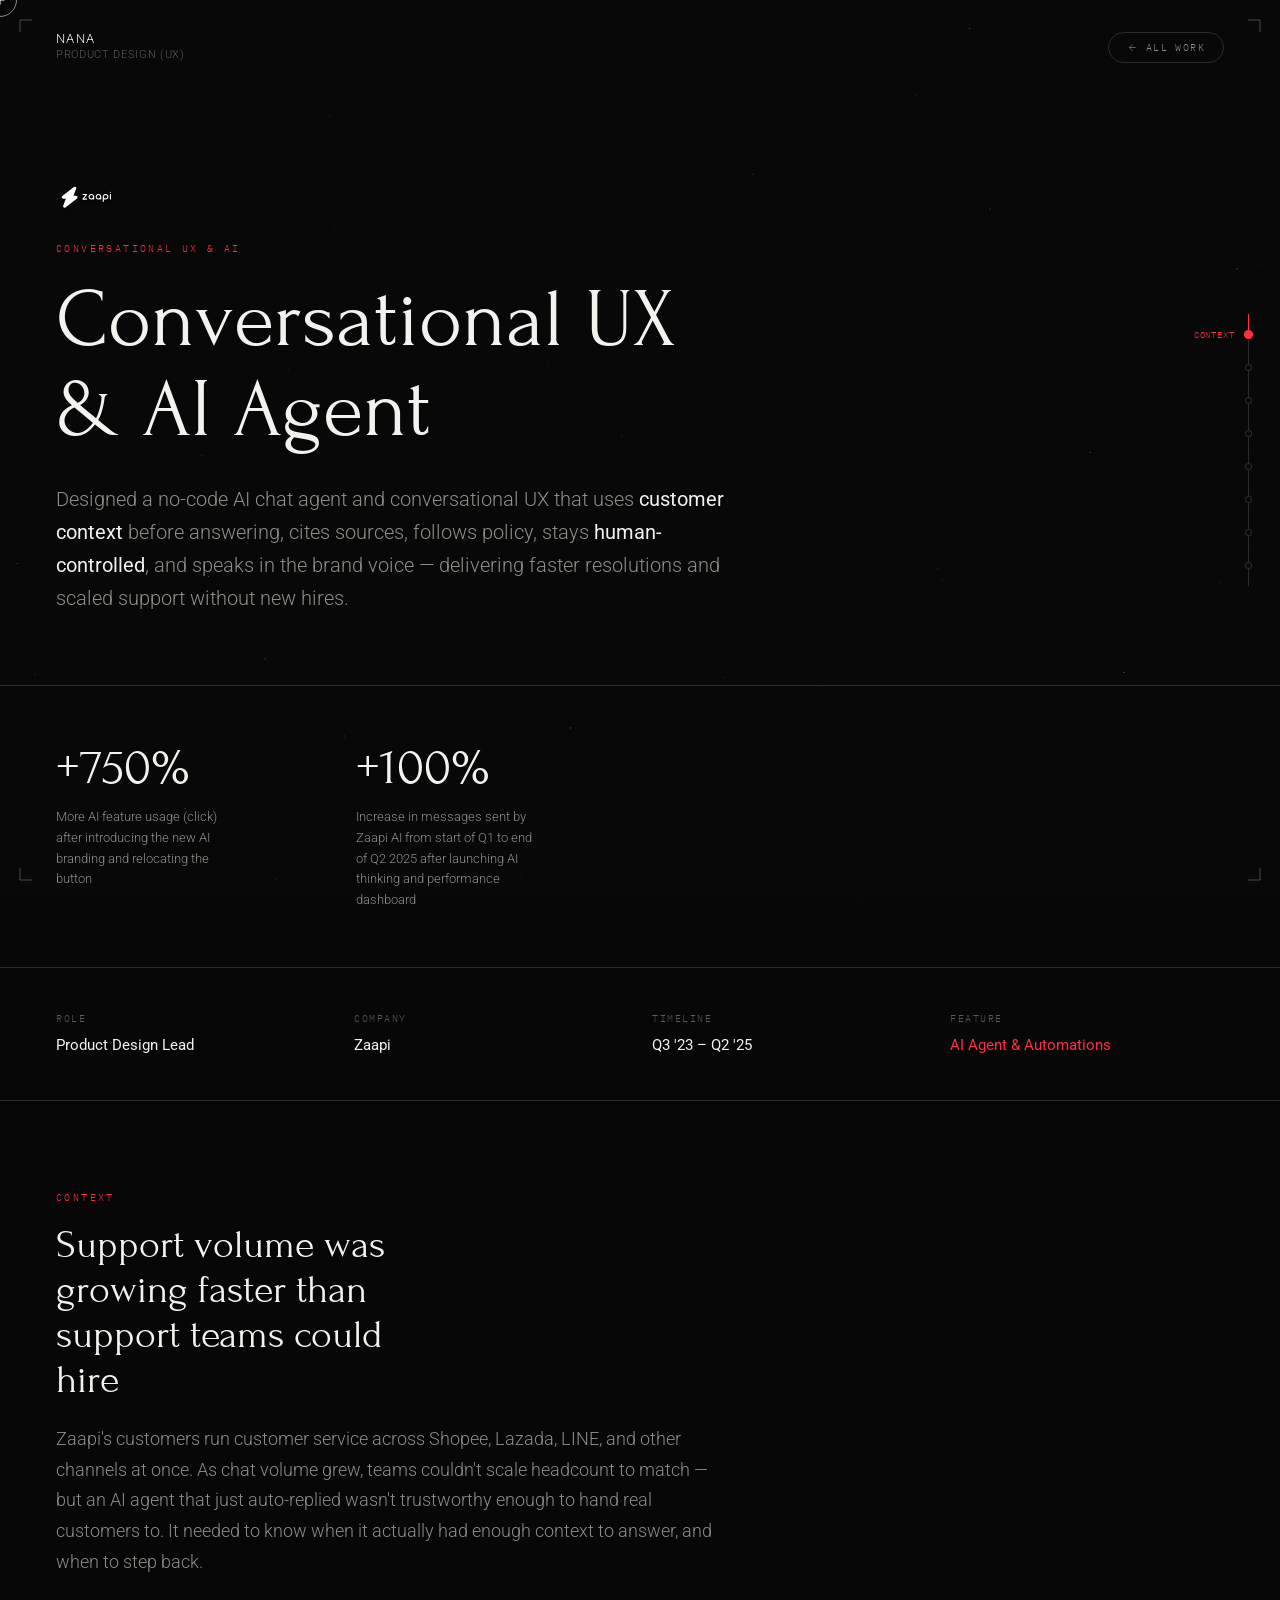
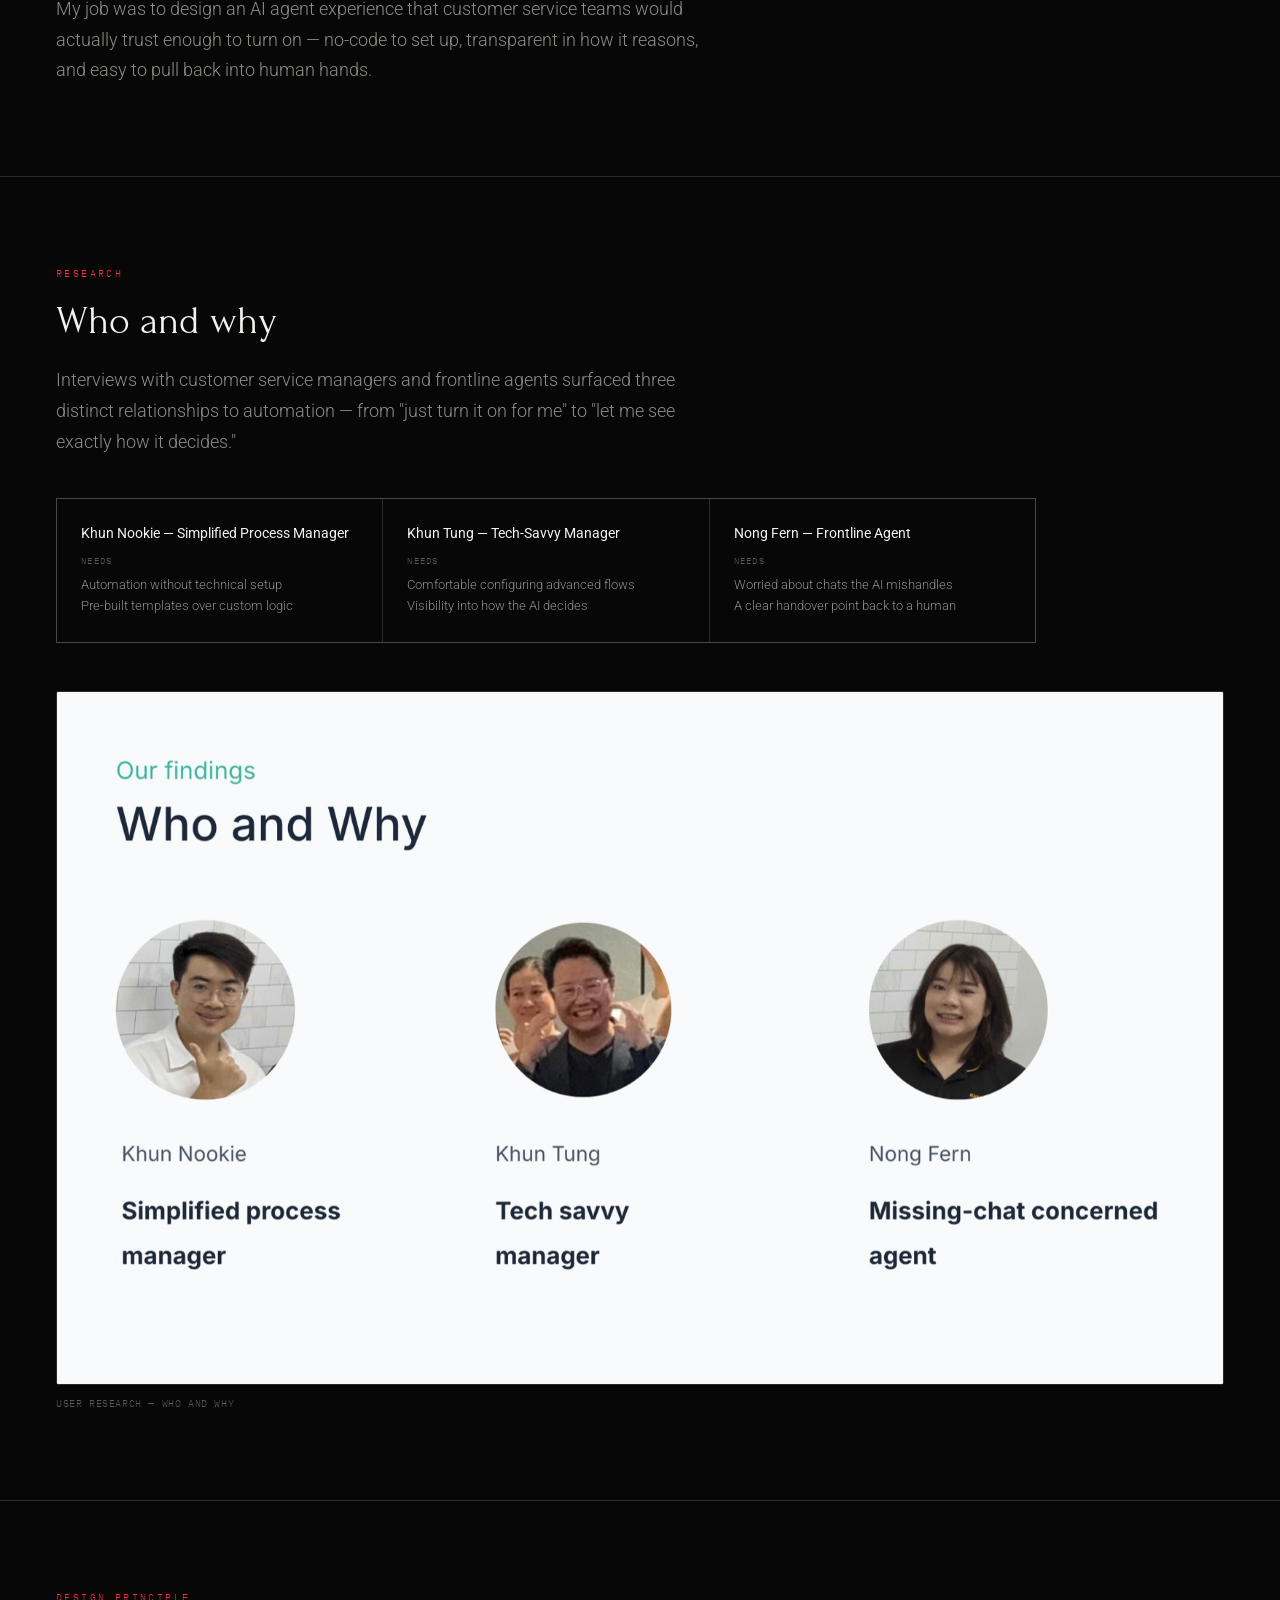
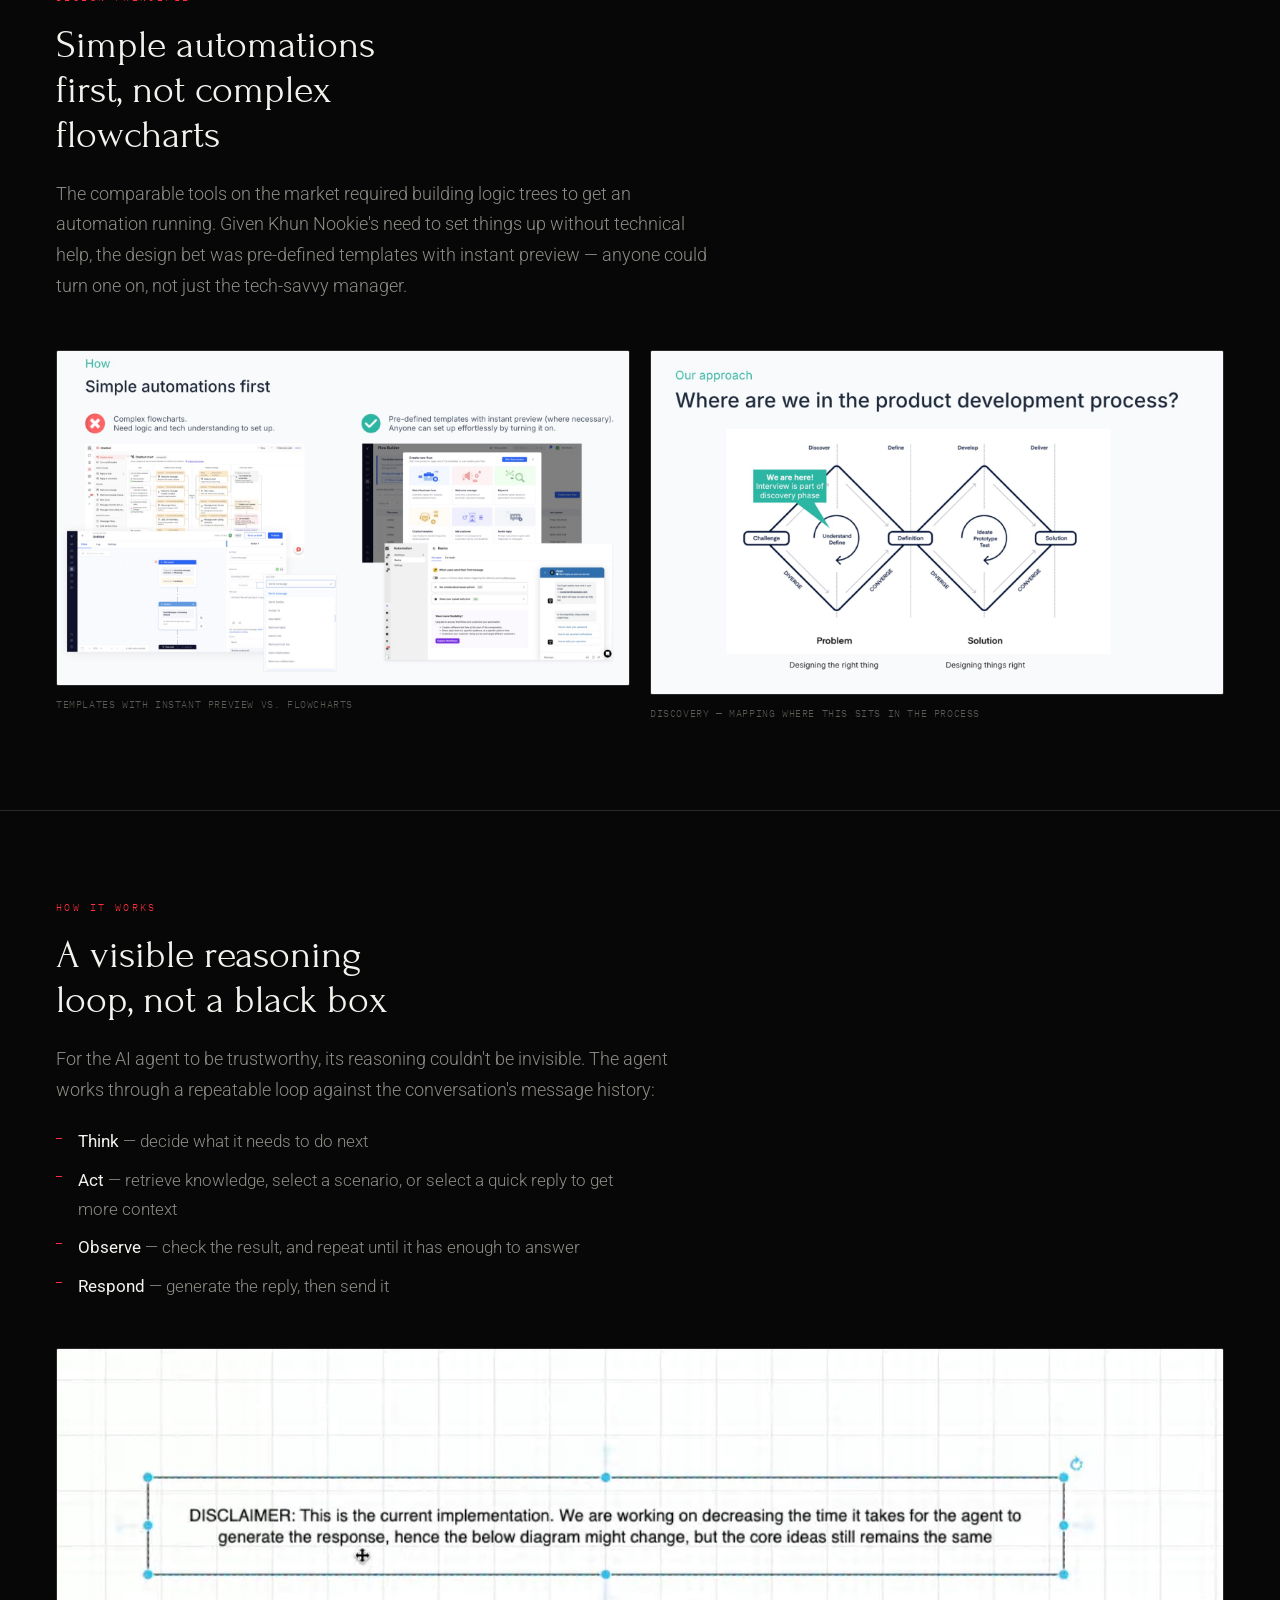
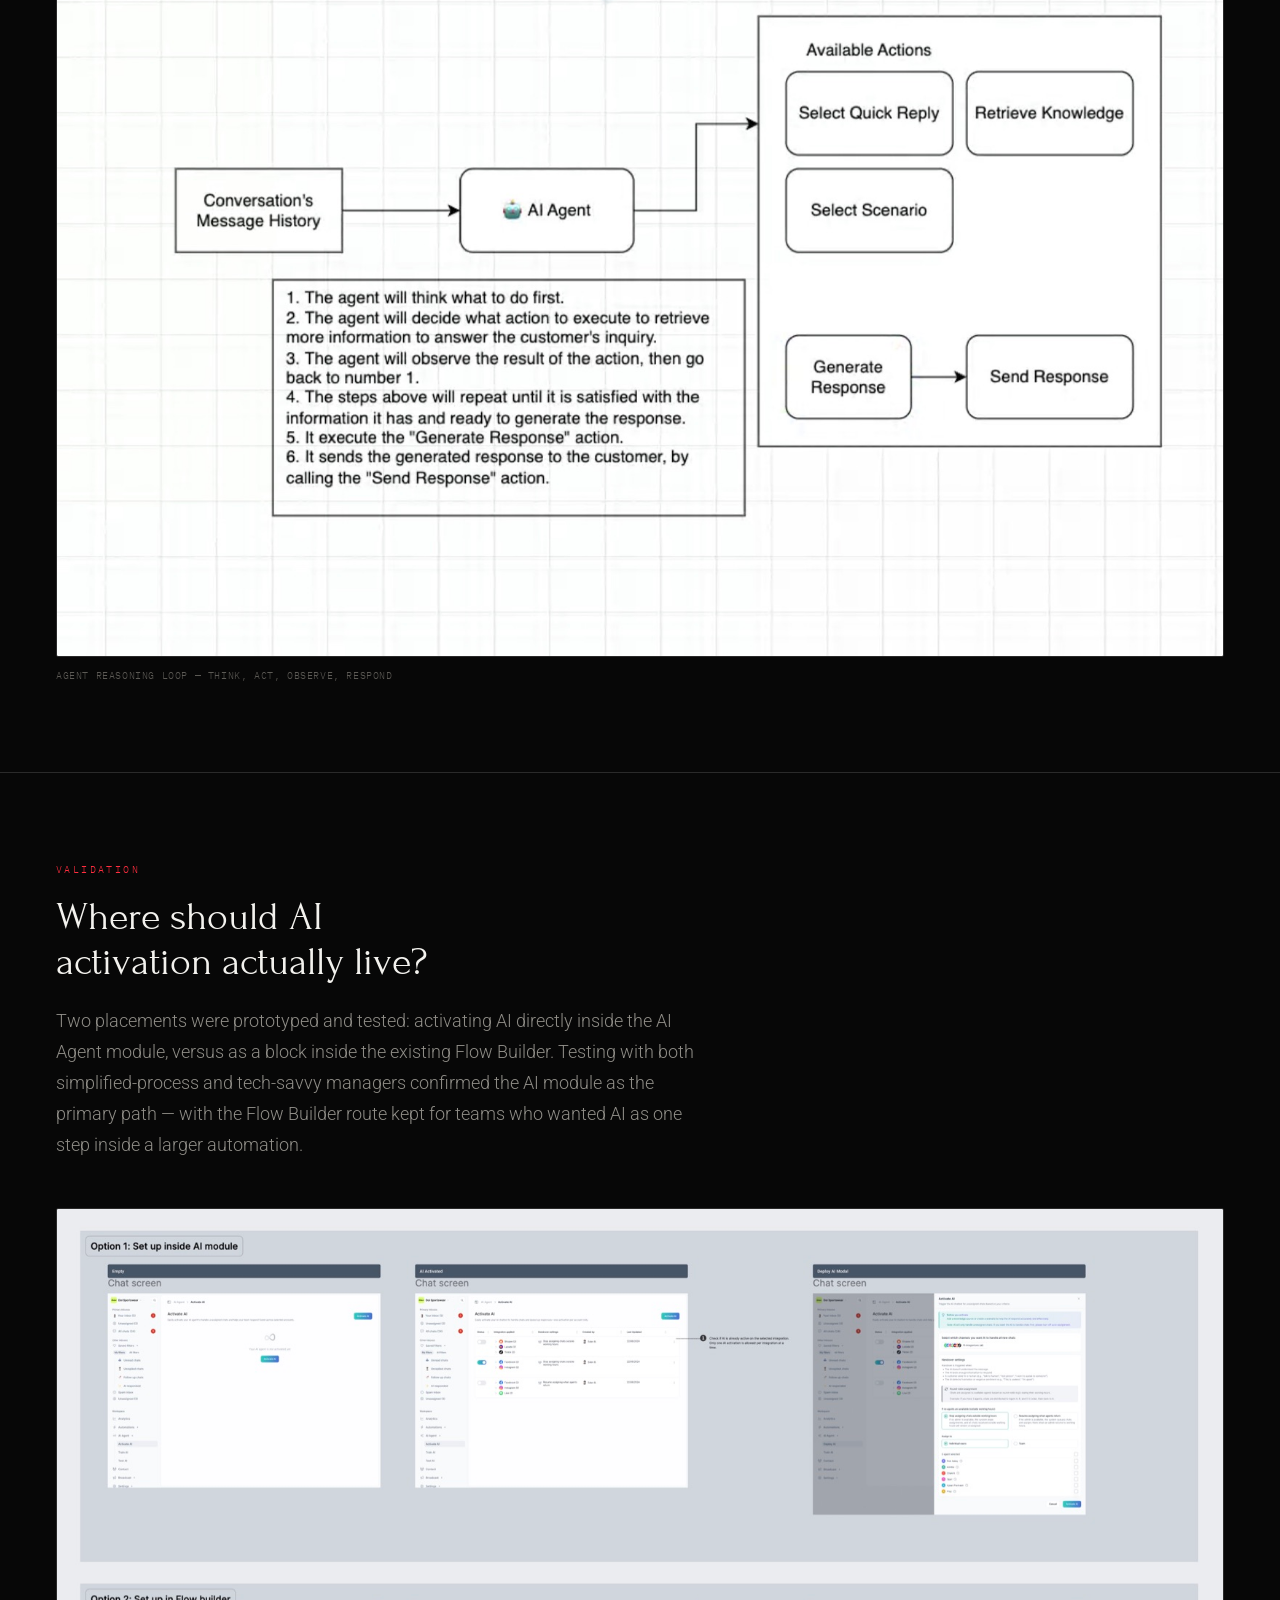
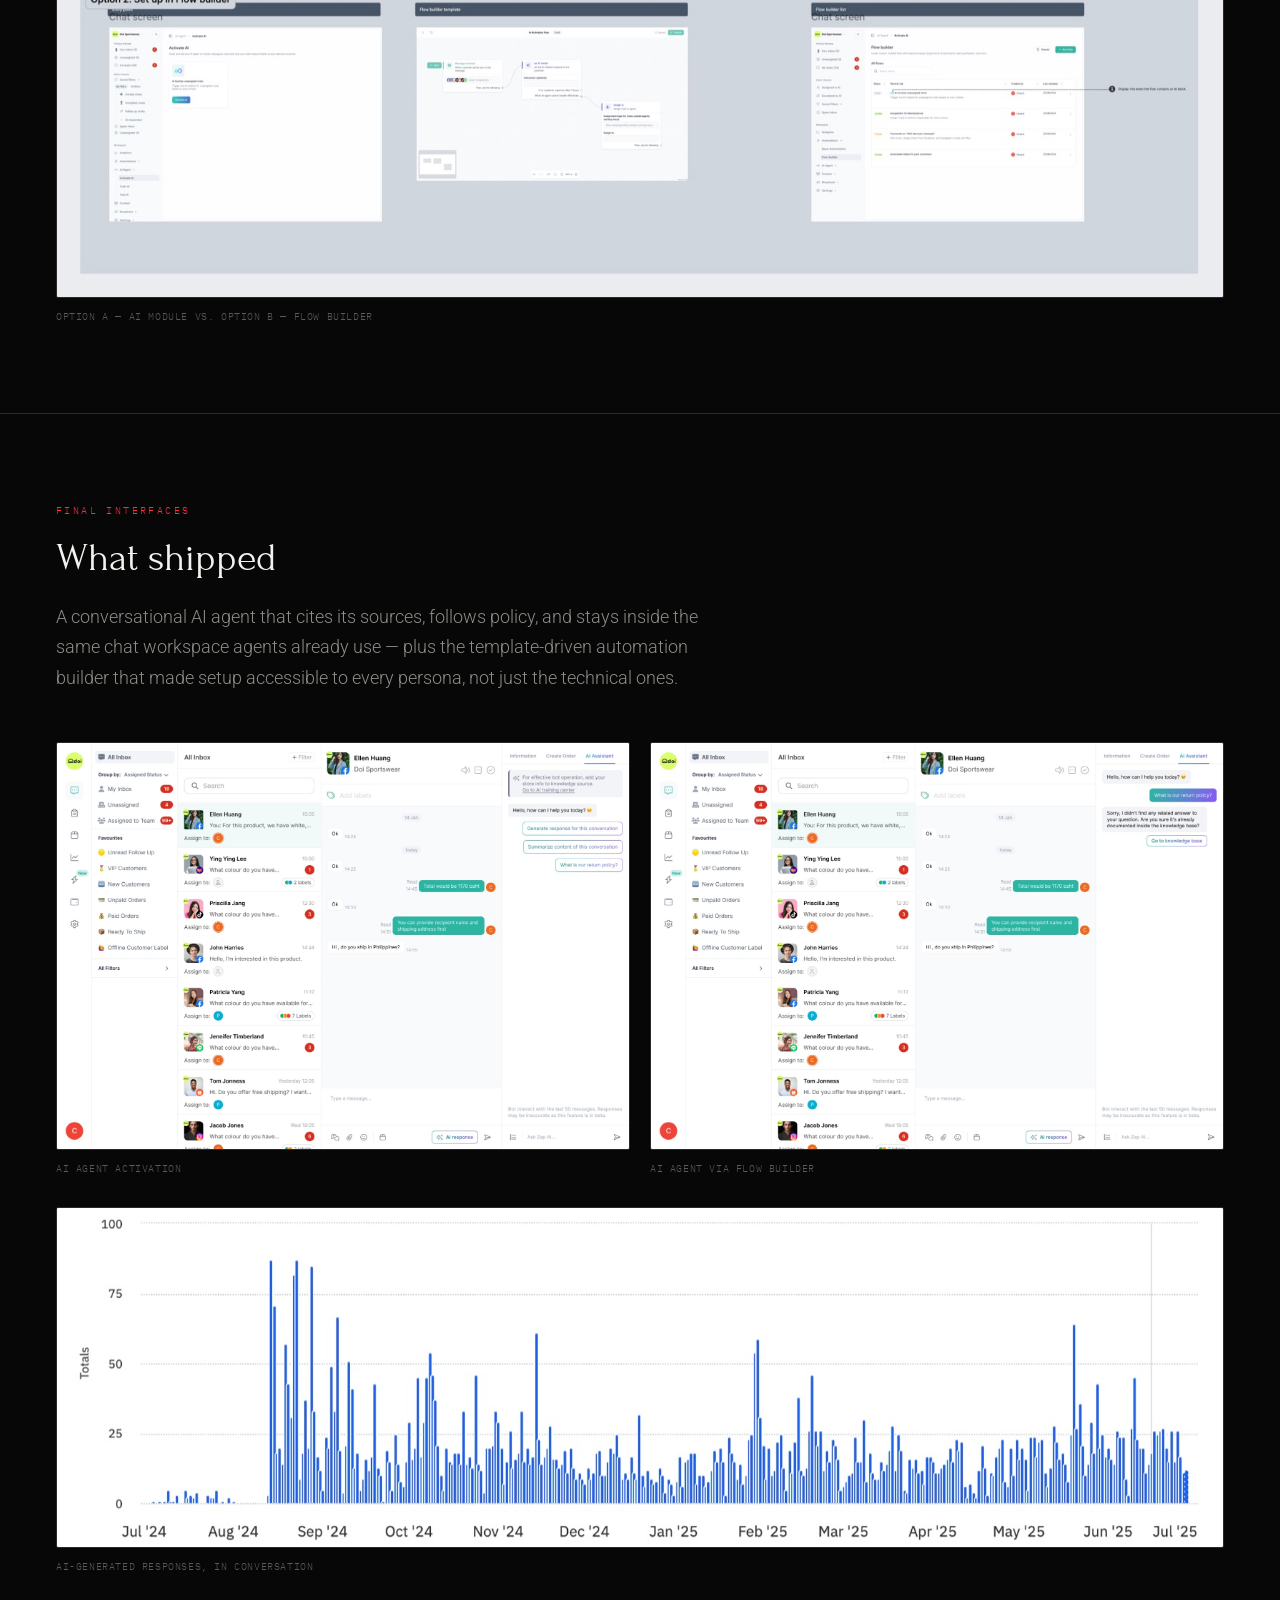
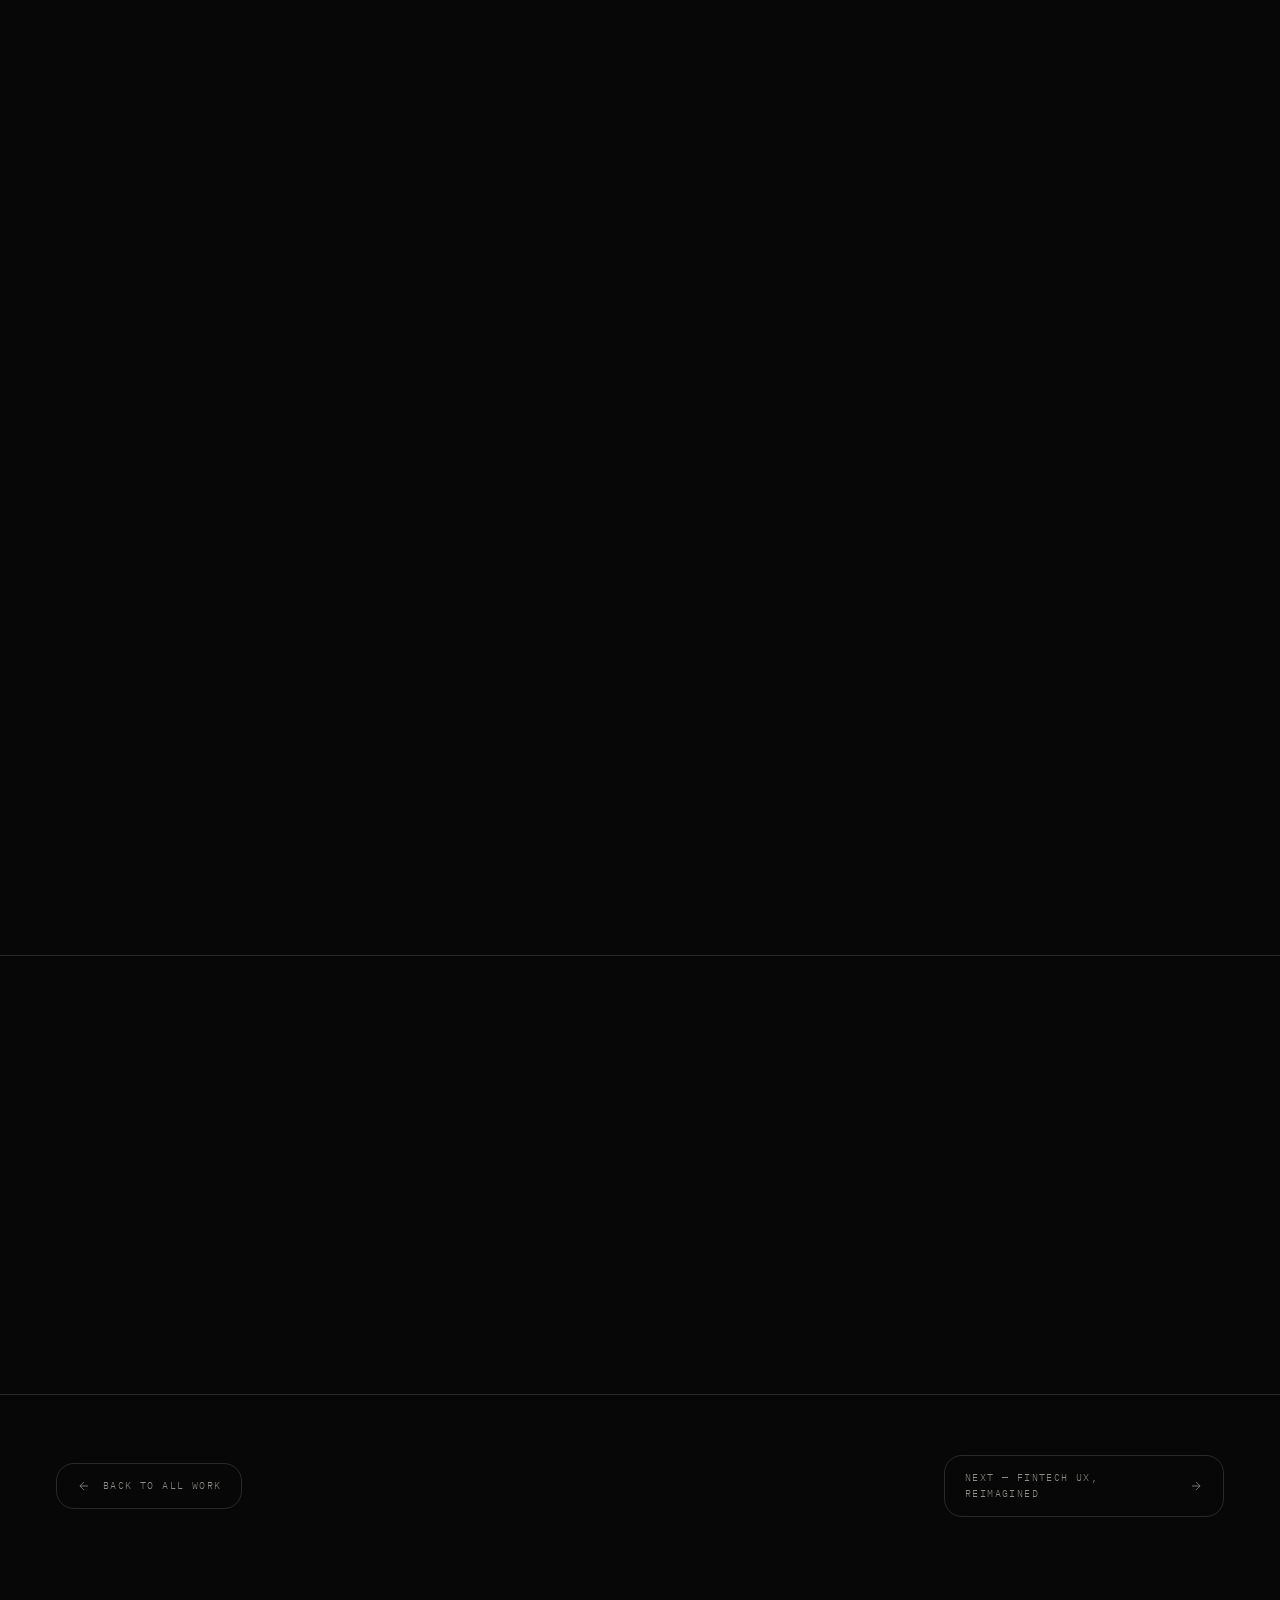
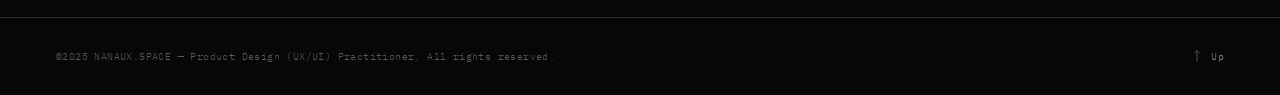
<file: case-studies/zaapi-ai-agent.html>
<!DOCTYPE html>
<html lang="en">
<head>
<meta charset="UTF-8">
<meta name="viewport" content="width=device-width, initial-scale=1.0">
<title>Conversational UX &amp; AI Agent — Nana, Product Design (UX/UI)</title>
<meta name="description" content="Designing a no-code AI chat agent that uses customer context, cites sources, follows policy, and stays human-controlled — +750% AI feature usage. A product design case study by Nana.">
<link rel="preconnect" href="https://fonts.googleapis.com">
<link href="https://fonts.googleapis.com/css2?family=Forum&family=The+Impressionist&family=Roboto:wght@100;300;400;500&family=IBM+Plex+Mono:wght@400;500&display=swap" rel="stylesheet">
<style>
  :root{
    --bg:#070707;
    --white:#f3f2ee;
    --gray:#8e8c86;
    --gray-dim:#5c5a55;
    --line:rgba(255,255,255,0.14);
    --accent:#FF2E3F;
    --serif:'Forum', serif;
    --swash:'The Impressionist', cursive;
    --sans:'Helvetica Neue', 'Roboto', sans-serif;
    --mono:'IBM Plex Mono', monospace;
    --edge-pad: max(56px, calc((100vw - 1280px)/2 + 56px));
  }
  *{ margin:0; padding:0; box-sizing:border-box; }
  html{ scroll-behavior:smooth; }
  body{
    background:var(--bg); color:var(--white); font-family:var(--sans); font-weight:300;
    overflow-x:hidden; cursor:none;
  }
  ::selection{ background:var(--accent); color:#0a0a0a; }
  a{ color:inherit; text-decoration:none; }
  section{ position:relative; z-index:2; }

  #grain{
    position:fixed; inset:0; z-index:85; pointer-events:none; opacity:.045; mix-blend-mode:overlay;
    background-image:url("data:image/svg+xml,%3Csvg xmlns='http://www.w3.org/2000/svg' width='120' height='120'%3E%3Cfilter id='n'%3E%3CfeTurbulence type='fractalNoise' baseFrequency='0.9' numOctaves='2' stitchTiles='stitch'/%3E%3C/filter%3E%3Crect width='100%25' height='100%25' filter='url(%23n)'/%3E%3C/svg%3E");
  }
  #starfield{ position:fixed; inset:0; z-index:0; pointer-events:none; }

  /* ---------- reticle cursor ---------- */
  #reticleH, #reticleV{
    position:fixed; z-index:9998; pointer-events:none;
    background:rgba(255,90,46,0.3); opacity:0; transition:opacity .2s;
  }
  #reticleH{ left:0; width:100vw; height:1px; }
  #reticleV{ top:0; height:100vh; width:1px; }
  body.link-hover #reticleH, body.link-hover #reticleV{ opacity:1; }
  #reticle{
    position:fixed; top:0; left:0; width:34px; height:34px; z-index:9999;
    pointer-events:none; transform:translate(-50%,-50%);
    border:.5px solid rgba(243,242,238,0.55); border-radius:50%;
    transition:width .2s,height .2s,border-color .2s,border-width .2s;
  }
  #reticle::before,#reticle::after{ content:''; position:absolute; background:rgba(243,242,238,0.75); }
  #reticle::before{ left:50%; top:50%; width:9px; height:.5px; transform:translate(-50%,-50%); }
  #reticle::after{ left:50%; top:50%; width:.5px; height:9px; transform:translate(-50%,-50%); }
  body.link-hover #reticle{ width:52px; height:52px; border-width:1px; border-color:var(--accent); }
  body.link-hover #reticle::before,body.link-hover #reticle::after{ background:var(--accent); height:1px; width:1px; }
  body.link-hover #reticle::before{ width:9px; height:1px; }
  body.link-hover #reticle::after{ width:1px; height:9px; }
  @media (hover:none), (pointer:coarse){ body{ cursor:auto; } #reticle,#reticleH,#reticleV{ display:none; } }

  /* ---------- HUD chrome ---------- */
  .corner{ position:fixed; z-index:70; width:34px; height:34px; pointer-events:none; opacity:.55; }
  .corner svg{ width:100%; height:100%; }
  .corner.tl{ top:18px; left:18px; }
  .corner.tr{ top:18px; right:18px; }
  .corner.bl{ bottom:18px; left:18px; }
  .corner.br{ bottom:18px; right:18px; }
  @media (max-width:760px){
    .corner.tl{ top:12px; left:12px; } .corner.tr{ top:12px; right:12px; }
    .corner.bl{ bottom:12px; left:12px; } .corner.br{ bottom:12px; right:12px; }
  }

  .brand-fixed{
    position:fixed; top:32px; left:var(--edge-pad); z-index:61; color:var(--white);
    transition:opacity .4s ease, transform .4s ease;
  }
  .brand-fixed .brand-name{ font-family:var(--sans); font-weight:300; font-size:13px; letter-spacing:.1em; text-transform:uppercase; display:block; line-height:1; }
  .brand-fixed .brand-sub{ display:block; font-family:var(--sans); font-weight:300; font-size:11px; letter-spacing:.06em; text-transform:uppercase; color:var(--gray-dim); margin-top:3px; }
  @media (max-width:760px){ .brand-fixed{ top:31px; left:32px; } }

  body.nav-hidden .brand-fixed{ opacity:0; transform:translateY(-16px); pointer-events:none; }

  header{
    position:fixed; top:0; left:0; right:0; z-index:60;
    display:flex; align-items:center; justify-content:flex-end; gap:18px;
    padding:32px var(--edge-pad) 22px calc(var(--edge-pad) + 149px);
    transition:opacity .4s ease, transform .4s ease;
  }
  body.nav-hidden header{ opacity:0; transform:translateY(-16px); pointer-events:none; }
  header .menu{
    font-family:var(--mono); font-size:10px; letter-spacing:.14em; text-transform:uppercase; color:var(--gray);
    border:1px solid var(--line); border-radius:999px; padding:8px 18px; transition:border-color .3s,color .3s;
    display:flex; align-items:center; gap:8px;
  }
  header .menu svg{ width:11px; height:11px; }
  header .menu:hover{ border-color:var(--accent); color:var(--accent); }
  @media (max-width:760px){ header{ padding:28px 32px 19px 173px; } }

  .reveal{ opacity:0; transform:translateY(24px); transition:opacity .8s ease, transform .8s cubic-bezier(.2,.7,.3,1); }
  .reveal.in{ opacity:1; transform:translateY(0); }

  /* ---------- hero ---------- */
  .cs-hero{ padding:180px var(--edge-pad) 70px; border-bottom:1px solid var(--line); }
  .cs-hero .logo-badge{ height:34px; width:auto; margin-bottom:24px; }
  .cs-hero .kicker{ font-family:var(--mono); font-size:10px; letter-spacing:.24em; text-transform:uppercase; color:var(--accent); margin-bottom:20px; }
  .cs-hero h1{ font-family:var(--serif); font-weight:400; line-height:1.08; font-size:clamp(2.4rem,7vw,5.2rem); max-width:16ch; }
  .cs-hero .lead{ margin-top:28px; font-size:clamp(1rem,1.8vw,1.25rem); line-height:1.65; color:var(--gray); max-width:62ch; font-weight:300; }
  .cs-hero .lead strong{ color:var(--white); font-weight:400; }

  .cs-meta{
    padding:44px var(--edge-pad); border-bottom:1px solid var(--line);
    display:grid; grid-template-columns:repeat(4,1fr); gap:24px;
  }
  .cs-meta .item .lbl{ font-family:var(--mono); font-size:9.5px; letter-spacing:.16em; text-transform:uppercase; color:var(--gray-dim); margin-bottom:10px; }
  .cs-meta .item .val{ font-family:var(--sans); font-weight:400; font-size:15px; color:var(--white); line-height:1.4; }
  .cs-meta .item .val.accent{ color:var(--accent); }

  /* ---------- stats row ---------- */
  .cs-stats{
    padding:56px var(--edge-pad); border-bottom:1px solid var(--line);
    display:grid; grid-template-columns:repeat(4,1fr); gap:32px;
  }
  .cs-stats .stat{ font-family:var(--serif); font-weight:400; font-size:clamp(2.1rem,4.4vw,3.2rem); color:var(--white); line-height:1; }
  .cs-stats .stat-desc{ margin-top:14px; font-size:13px; line-height:1.6; color:var(--gray); max-width:26ch; font-weight:300; }
  @media (max-width:760px){ .cs-stats{ grid-template-columns:1fr 1fr; row-gap:40px; } }
  @media (max-width:760px){ .cs-meta{ grid-template-columns:1fr 1fr; row-gap:32px; } }

  /* ---------- content blocks ---------- */
  .cs-block{ padding:90px var(--edge-pad); border-bottom:1px solid var(--line); }
  .cs-block .kicker{ font-family:var(--mono); font-size:10px; letter-spacing:.24em; text-transform:uppercase; color:var(--accent); margin-bottom:18px; }
  .cs-block h2{ font-family:var(--serif); font-weight:400; font-size:clamp(1.6rem,3.6vw,2.5rem); max-width:18ch; }
  .cs-block .body-text{ margin-top:22px; font-size:clamp(.98rem,1.5vw,1.1rem); line-height:1.75; color:var(--gray); max-width:66ch; font-weight:300; }
  .cs-block .body-text strong{ color:var(--white); font-weight:400; }
  .cs-block .body-text + .body-text{ margin-top:16px; }
  .cs-block .body-list{ margin-top:22px; max-width:66ch; list-style:none; }
  .cs-block .body-list li{ font-size:clamp(.95rem,1.4vw,1.05rem); line-height:1.7; color:var(--gray); font-weight:300; padding-left:22px; position:relative; margin-top:10px; }
  .cs-block .body-list li::before{ content:''; position:absolute; left:0; top:.6em; width:6px; height:1px; background:var(--accent); }
  .cs-block .body-list li strong{ color:var(--white); font-weight:400; }

  .role-grid{ margin-top:40px; display:grid; grid-template-columns:repeat(3,1fr); gap:1px; background:var(--line); border:1px solid var(--line); max-width:980px; }
  .role-grid .card{ background:var(--bg); padding:26px 24px; }
  .role-grid .card h4{ font-family:var(--sans); font-weight:400; font-size:14px; color:var(--white); margin-bottom:14px; }
  .role-grid .card .kpi-lbl{ font-family:var(--mono); font-size:9px; letter-spacing:.14em; text-transform:uppercase; color:var(--gray-dim); margin-bottom:8px; }
  .role-grid .card ul{ list-style:none; }
  .role-grid .card li{ font-size:12.5px; line-height:1.7; color:var(--gray); font-weight:300; }
  @media (max-width:760px){ .role-grid{ grid-template-columns:1fr; } }

  .gallery{ margin-top:48px; display:grid; grid-template-columns:1fr 1fr; gap:20px; }
  .gallery.single{ grid-template-columns:1fr; }
  .gallery figure{ margin:0; }
  .gallery img{ width:100%; height:auto; display:block; border:1px solid var(--line); border-radius:2px; }
  .gallery figcaption{ margin-top:12px; font-family:var(--mono); font-size:10px; letter-spacing:.06em; text-transform:uppercase; color:var(--gray-dim); }
  @media (max-width:760px){ .gallery{ grid-template-columns:1fr; } }

  /* ---------- outcome ---------- */
  .cs-outcome{ padding:110px var(--edge-pad); text-align:center; border-bottom:1px solid var(--line); }
  .cs-outcome .kicker{ font-family:var(--mono); font-size:10px; letter-spacing:.24em; text-transform:uppercase; color:var(--accent); margin-bottom:24px; }
  .cs-outcome-stats{ margin-top:8px; display:inline-grid; grid-auto-flow:column; gap:56px; }
  .cs-outcome-stats .stat{ font-family:var(--serif); font-weight:400; font-size:clamp(2.2rem,4.6vw,3.4rem); color:var(--white); line-height:1; text-align:left; }
  .cs-outcome-stats .stat-desc{ margin-top:14px; font-size:13px; line-height:1.6; color:var(--gray); font-weight:300; max-width:26ch; text-align:left; }
  @media (max-width:760px){ .cs-outcome-stats{ display:grid; grid-auto-flow:row; grid-template-columns:1fr 1fr; gap:32px 24px; } }

  /* ---------- nav to next / back ---------- */
  .cs-nav{ padding:60px var(--edge-pad) 100px; display:flex; justify-content:space-between; align-items:center; gap:24px; flex-wrap:wrap; }
  .cs-nav a{
    font-family:var(--mono); font-size:10px; letter-spacing:.14em; text-transform:uppercase; color:var(--gray);
    border:1px solid var(--line); border-radius:18px; padding:14px 20px; transition:border-color .3s,color .3s;
    display:inline-flex; align-items:center; gap:12px; max-width:280px; line-height:1.6;
  }
  .cs-nav a svg{ width:14px; height:14px; flex:0 0 auto; }
  .cs-nav a:hover{ border-color:var(--accent); color:var(--accent); }

  /* ---------- section progress nav ---------- */
  .cs-toc{
    position:fixed; right:28px; top:50%; transform:translateY(-50%); z-index:55;
    display:flex; flex-direction:column; align-items:flex-end; padding:4px 0;
  }
  .cs-toc .track{ position:absolute; right:3px; top:0; bottom:0; width:1px; background:var(--line); }
  .cs-toc .fill{ position:absolute; right:3px; top:0; width:1px; background:var(--accent); height:0; transition:height .4s cubic-bezier(.2,.7,.3,1); }
  .cs-toc .step{
    position:relative; display:flex; align-items:center; gap:10px; padding:11px 0; cursor:none;
  }
  .cs-toc .step .label{
    font-family:var(--mono); font-size:9px; letter-spacing:.1em; text-transform:uppercase; color:var(--gray-dim);
    white-space:nowrap; opacity:0; transform:translateX(6px);
    transition:opacity .25s ease, transform .25s ease, color .3s ease;
  }
  .cs-toc .step:hover .label{ opacity:1; transform:translateX(0); color:var(--white); }
  .cs-toc .step.active .label{ opacity:1; transform:translateX(0); color:var(--accent); }
  .cs-toc .step .dot{
    width:7px; height:7px; border-radius:50%; background:var(--bg); border:1px solid var(--line); flex:0 0 auto;
    transition:border-color .3s ease, background .3s ease, transform .3s ease;
  }
  .cs-toc .step:hover .dot{ border-color:var(--accent); }
  .cs-toc .step.active .dot{ border-color:var(--accent); background:var(--accent); transform:scale(1.3); }
  @media (max-width:1180px){ .cs-toc{ display:none; } }

  footer{
    position:relative; z-index:2; padding:32px var(--edge-pad); display:flex; align-items:center; justify-content:space-between; gap:18px;
    font-family:var(--mono); font-size:10px; letter-spacing:.04em; color:var(--gray-dim); border-top:1px solid var(--line);
  }
  footer .up-link{ display:flex; align-items:center; gap:8px; color:var(--gray); transition:color .3s; }
  footer .up-link:hover{ color:var(--accent); }
  footer svg{ width:12px; height:12px; }
  @media (max-width:760px){ footer{ flex-direction:column; align-items:flex-start; gap:14px; padding:28px 32px; } }
</style>
</head>
<body>

<canvas id="starfield"></canvas>
<div id="grain"></div>
<div id="reticleH"></div>
<div id="reticleV"></div>
<div id="reticle"></div>

<div class="corner tl"><svg viewBox="0 0 34 34"><path d="M2 14V2H14" stroke="rgba(243,242,238,0.5)" stroke-width="1" fill="none"/></svg></div>
<div class="corner tr"><svg viewBox="0 0 34 34"><path d="M32 14V2H20" stroke="rgba(243,242,238,0.5)" stroke-width="1" fill="none"/></svg></div>
<div class="corner bl"><svg viewBox="0 0 34 34"><path d="M2 20V32H14" stroke="rgba(243,242,238,0.5)" stroke-width="1" fill="none"/></svg></div>
<div class="corner br"><svg viewBox="0 0 34 34"><path d="M32 20V32H20" stroke="rgba(243,242,238,0.5)" stroke-width="1" fill="none"/></svg></div>

<a href="../" class="brand-fixed" data-hover><span class="brand-name">NANA</span><span class="brand-sub">Product Design (UX)</span></a>

<header>
  <a class="menu work-link" href="../" data-hover>
    <svg viewBox="0 0 24 24" fill="none" stroke="currentColor" stroke-width="1.4"><path d="M19 12H5M12 19l-7-7 7-7"/></svg>
    All Work
  </a>
</header>

<nav class="cs-toc" id="csToc">
  <div class="track"></div>
  <div class="fill" id="csTocFill"></div>
  <a class="step" href="#context" data-hover><span class="label">Context</span><span class="dot"></span></a>
  <a class="step" href="#research" data-hover><span class="label">Research</span><span class="dot"></span></a>
  <a class="step" href="#design-principle" data-hover><span class="label">Design Principle</span><span class="dot"></span></a>
  <a class="step" href="#how-it-works" data-hover><span class="label">How It Works</span><span class="dot"></span></a>
  <a class="step" href="#validation" data-hover><span class="label">Validation</span><span class="dot"></span></a>
  <a class="step" href="#final-interfaces" data-hover><span class="label">Final Interfaces</span><span class="dot"></span></a>
  <a class="step" href="#handover" data-hover><span class="label">Handover</span><span class="dot"></span></a>
  <a class="step" href="#outcome" data-hover><span class="label">Outcome</span><span class="dot"></span></a>
</nav>

<section class="cs-hero">
  <img class="logo-badge reveal" src="../assets/logos/zaapi.svg" alt="Zaapi">
  <div class="kicker reveal">Conversational UX &amp; AI</div>
  <h1 class="reveal">Conversational UX &amp; AI Agent</h1>
  <p class="lead reveal">Designed a no-code AI chat agent and conversational UX that uses <strong>customer context</strong> before answering, cites sources, follows policy, stays <strong>human-controlled</strong>, and speaks in the brand voice — delivering faster resolutions and scaled support without new hires.</p>
</section>

<section class="cs-stats">
  <div class="reveal"><div class="stat">+750%</div><div class="stat-desc">More AI feature usage (click) after introducing the new AI branding and relocating the button</div></div>
  <div class="reveal"><div class="stat">+100%</div><div class="stat-desc">Increase in messages sent by Zaapi AI from start of Q1 to end of Q2 2025 after launching AI thinking and performance dashboard</div></div>
</section>

<section class="cs-meta">
  <div class="item reveal"><div class="lbl">Role</div><div class="val">Product Design Lead</div></div>
  <div class="item reveal"><div class="lbl">Company</div><div class="val">Zaapi</div></div>
  <div class="item reveal"><div class="lbl">Timeline</div><div class="val">Q3 '23 – Q2 '25</div></div>
  <div class="item reveal"><div class="lbl">Feature</div><div class="val accent">AI Agent &amp; Automations</div></div>
</section>

<section class="cs-block" id="context">
  <div class="kicker reveal">Context</div>
  <h2 class="reveal">Support volume was growing faster than support teams could hire</h2>
  <p class="body-text reveal">Zaapi's customers run customer service across Shopee, Lazada, LINE, and other channels at once. As chat volume grew, teams couldn't scale headcount to match — but an AI agent that just auto-replied wasn't trustworthy enough to hand real customers to. It needed to know when it actually had enough context to answer, and when to step back.</p>
  <p class="body-text reveal">My job was to design an AI agent experience that customer service teams would actually trust enough to turn on — no-code to set up, transparent in how it reasons, and easy to pull back into human hands.</p>
</section>

<section class="cs-block" id="research">
  <div class="kicker reveal">Research</div>
  <h2 class="reveal">Who and why</h2>
  <p class="body-text reveal">Interviews with customer service managers and frontline agents surfaced three distinct relationships to automation — from "just turn it on for me" to "let me see exactly how it decides."</p>
  <div class="role-grid">
    <div class="card reveal">
      <h4>Khun Nookie — Simplified Process Manager</h4>
      <div class="kpi-lbl">Needs</div>
      <ul><li>Automation without technical setup</li><li>Pre-built templates over custom logic</li></ul>
    </div>
    <div class="card reveal">
      <h4>Khun Tung — Tech-Savvy Manager</h4>
      <div class="kpi-lbl">Needs</div>
      <ul><li>Comfortable configuring advanced flows</li><li>Visibility into how the AI decides</li></ul>
    </div>
    <div class="card reveal">
      <h4>Nong Fern — Frontline Agent</h4>
      <div class="kpi-lbl">Needs</div>
      <ul><li>Worried about chats the AI mishandles</li><li>A clear handover point back to a human</li></ul>
    </div>
  </div>
  <div class="gallery single">
    <figure class="reveal"><img src="../assets/images/case-studies/zaapi-ai-agent/personas-findings.jpg" alt="User research findings — who and why" loading="lazy"><figcaption>User research — who and why</figcaption></figure>
  </div>
</section>

<section class="cs-block" id="design-principle">
  <div class="kicker reveal">Design Principle</div>
  <h2 class="reveal">Simple automations first, not complex flowcharts</h2>
  <p class="body-text reveal">The comparable tools on the market required building logic trees to get an automation running. Given Khun Nookie's need to set things up without technical help, the design bet was pre-defined templates with instant preview — anyone could turn one on, not just the tech-savvy manager.</p>
  <div class="gallery">
    <figure class="reveal"><img src="../assets/images/case-studies/zaapi-ai-agent/automation-principle.jpg" alt="Design principle — pre-defined templates over complex flowcharts" loading="lazy"><figcaption>Templates with instant preview vs. flowcharts</figcaption></figure>
    <figure class="reveal"><img src="../assets/images/case-studies/zaapi-ai-agent/design-approach.jpg" alt="Design process — where this sits in the double-diamond" loading="lazy"><figcaption>Discovery — mapping where this sits in the process</figcaption></figure>
  </div>
</section>

<section class="cs-block" id="how-it-works">
  <div class="kicker reveal">How It Works</div>
  <h2 class="reveal">A visible reasoning loop, not a black box</h2>
  <p class="body-text reveal">For the AI agent to be trustworthy, its reasoning couldn't be invisible. The agent works through a repeatable loop against the conversation's message history:</p>
  <ul class="body-list reveal">
    <li><strong>Think</strong> — decide what it needs to do next</li>
    <li><strong>Act</strong> — retrieve knowledge, select a scenario, or select a quick reply to get more context</li>
    <li><strong>Observe</strong> — check the result, and repeat until it has enough to answer</li>
    <li><strong>Respond</strong> — generate the reply, then send it</li>
  </ul>
  <div class="gallery single">
    <figure class="reveal"><img src="../assets/images/case-studies/zaapi-ai-agent/ai-agent-diagram.jpg" alt="AI agent reasoning loop diagram" loading="lazy"><figcaption>Agent reasoning loop — think, act, observe, respond</figcaption></figure>
  </div>
</section>

<section class="cs-block" id="validation">
  <div class="kicker reveal">Validation</div>
  <h2 class="reveal">Where should AI activation actually live?</h2>
  <p class="body-text reveal">Two placements were prototyped and tested: activating AI directly inside the AI Agent module, versus as a block inside the existing Flow Builder. Testing with both simplified-process and tech-savvy managers confirmed the AI module as the primary path — with the Flow Builder route kept for teams who wanted AI as one step inside a larger automation.</p>
  <div class="gallery single">
    <figure class="reveal"><img src="../assets/images/case-studies/zaapi-ai-agent/validation-exploration.jpg" alt="Validation — two options for where AI activation lives" loading="lazy"><figcaption>Option A — AI module vs. Option B — Flow Builder</figcaption></figure>
  </div>
</section>

<section class="cs-block" id="final-interfaces">
  <div class="kicker reveal">Final Interfaces</div>
  <h2 class="reveal">What shipped</h2>
  <p class="body-text reveal">A conversational AI agent that cites its sources, follows policy, and stays inside the same chat workspace agents already use — plus the template-driven automation builder that made setup accessible to every persona, not just the technical ones.</p>
  <div class="gallery">
    <figure class="reveal"><img src="../assets/images/case-studies/zaapi-ai-agent/chat-ai-1.jpg" alt="AI agent activation inside the chat workspace" loading="lazy"><figcaption>AI agent activation</figcaption></figure>
    <figure class="reveal"><img src="../assets/images/case-studies/zaapi-ai-agent/chat-ai-2.jpg" alt="AI agent set up via Flow Builder" loading="lazy"><figcaption>AI agent via Flow Builder</figcaption></figure>
  </div>
  <div class="gallery single" style="margin-top:32px">
    <figure class="reveal"><img src="../assets/images/case-studies/zaapi-ai-agent/ai-generated-responses.jpg" alt="AI-generated responses inside a live conversation" loading="lazy"><figcaption>AI-generated responses, in conversation</figcaption></figure>
  </div>
  <div class="gallery single" style="margin-top:32px">
    <figure class="reveal"><img src="../assets/images/case-studies/zaapi-ai-agent/automation-templates.jpg" alt="Automation creation templates" loading="lazy"><figcaption>Automation creation templates</figcaption></figure>
  </div>
</section>

<section class="cs-block" id="handover">
  <div class="kicker reveal">Handover</div>
  <h2 class="reveal">Built to actually ship</h2>
  <p class="body-text reveal">Documented in Figma with states, edge cases, and annotated interaction notes — so engineering could build the reasoning loop and every fallback state without guessing.</p>
  <div class="gallery single">
    <figure class="reveal"><img src="../assets/images/case-studies/zaapi-ai-agent/handover.jpg" alt="Handover documentation for developers" loading="lazy"><figcaption>Handover documentation</figcaption></figure>
  </div>
</section>

<section class="cs-outcome" id="outcome">
  <div class="kicker reveal">Outcome</div>
  <div class="cs-outcome-stats">
    <div class="reveal"><div class="stat">+750%</div><div class="stat-desc">More AI feature usage (click) after introducing the new AI branding and relocating the button</div></div>
    <div class="reveal"><div class="stat">+100%</div><div class="stat-desc">Increase in messages sent by Zaapi AI from start of Q1 to end of Q2 2025 after launching AI thinking and performance dashboard</div></div>
  </div>
</section>

<section class="cs-nav">
  <a class="work-link" href="../" data-hover>
    <svg viewBox="0 0 24 24" fill="none" stroke="currentColor" stroke-width="1.4"><path d="M19 12H5M12 19l-7-7 7-7"/></svg>
    Back to all work
  </a>
  <a href="https://www.behance.net/gallery/145328089/ttb-Banking-App-Retail-Lending-UXUI-Design" target="_blank" rel="noopener" data-hover>
    Next — Fintech UX, reimagined
    <svg viewBox="0 0 24 24" fill="none" stroke="currentColor" stroke-width="1.4"><path d="M5 12h14M12 5l7 7-7 7"/></svg>
  </a>
</section>

<footer>
  <span>©2025 NANAUX.SPACE — Product Design (UX/UI) Practitioner. All rights reserved.</span>
  <a href="#top" class="up-link" data-hover>
    <svg viewBox="0 0 12 22" fill="none"><path d="M6 21V1M1 6l5-5 5 5" stroke="currentColor" stroke-width="1"/></svg>
    Up
  </a>
</footer>

<script>
/* ---------------- starfield background ---------------- */
(function(){
  const canvas = document.getElementById('starfield');
  if(!canvas) return;
  const ctx = canvas.getContext('2d');
  const reduceMotion = matchMedia('(prefers-reduced-motion: reduce)').matches;

  let stars = [];
  let w=0, h=0, dpr=1;

  function seed(){
    const count = Math.round((w*h)/9000);
    stars = Array.from({ length: count }, ()=>({
      x: Math.random()*w,
      y: Math.random()*h,
      r: Math.random()*0.55+0.2,
      baseOpacity: Math.random()*0.25+0.12,
      phase: Math.random()*Math.PI*2,
      speed: Math.random()*0.4+0.15
    }));
  }

  function resize(){
    dpr = Math.min(window.devicePixelRatio||1, 2);
    w = window.innerWidth; h = window.innerHeight;
    canvas.width = w*dpr; canvas.height = h*dpr;
    canvas.style.width = w+'px'; canvas.style.height = h+'px';
    ctx.setTransform(dpr,0,0,dpr,0,0);
    seed();
  }

  const footerEl = document.querySelector('footer');
  let footerBoost = 0;
  function updateFooterBoost(){
    if(!footerEl) return;
    const rect = footerEl.getBoundingClientRect();
    const startAt = window.innerHeight*0.55;
    const endAt = window.innerHeight*0.05;
    const p = (startAt - rect.top) / (startAt - endAt);
    footerBoost = Math.max(0, Math.min(1, p));
  }

  let boostTicking = false;
  addEventListener('scroll', ()=>{
    if(boostTicking) return;
    boostTicking = true;
    requestAnimationFrame(()=>{ boostTicking = false; updateFooterBoost(); });
  }, { passive:true });
  updateFooterBoost();

  let t = 0;
  function draw(){
    t += 0.016;
    ctx.clearRect(0,0,w,h);
    const brightBoost = 1 + footerBoost*0.55;
    for(const s of stars){
      const twinkle = 0.6+0.4*Math.sin(t*s.speed*2 + s.phase);
      const o = s.baseOpacity * twinkle * brightBoost;
      ctx.beginPath();
      ctx.fillStyle = `rgba(243,242,238,${o.toFixed(3)})`;
      ctx.arc(s.x, s.y, s.r, 0, Math.PI*2);
      ctx.fill();
    }
    if(!reduceMotion) requestAnimationFrame(draw);
  }

  addEventListener('resize', resize);
  resize();
  draw();
})();

/* ---------------- reticle cursor ---------------- */
const reticle = document.getElementById('reticle');
const reticleH = document.getElementById('reticleH');
const reticleV = document.getElementById('reticleV');
addEventListener('mousemove', e=>{
  reticle.style.left=e.clientX+'px'; reticle.style.top=e.clientY+'px';
  reticleH.style.top=e.clientY+'px';
  reticleV.style.left=e.clientX+'px';
});
document.querySelectorAll('[data-hover], a').forEach(el=>{
  el.addEventListener('mouseenter', ()=>document.body.classList.add('link-hover'));
  el.addEventListener('mouseleave', ()=>document.body.classList.remove('link-hover'));
});

/* ---------------- back to top ---------------- */
document.querySelector('.up-link').addEventListener('click', e=>{
  e.preventDefault();
  window.scrollTo({ top: 0, behavior: 'smooth' });
});

/* ---------------- clean-URL anchor scrolling (no #hash ever written to the address bar) ---------------- */
document.querySelectorAll('a[href^="#"]:not(.up-link)').forEach(a=>{
  a.addEventListener('click', e=>{
    e.preventDefault();
    const target = document.getElementById(a.getAttribute('href').slice(1));
    if(target) target.scrollIntoView({ behavior:'smooth', block:'start' });
  });
});

/* cross-page "All Work" / "Back to all work" — jump to homepage's Work section without a #hash */
document.querySelectorAll('.work-link').forEach(a=>{
  a.addEventListener('click', e=>{
    e.preventDefault();
    sessionStorage.setItem('scrollTarget', 'work');
    window.location.href = a.getAttribute('href');
  });
});

/* ---------------- hide nav on scroll down, reveal on scroll up ---------------- */
(function(){
  let lastY = window.scrollY;
  let ticking = false;
  const revealAt = 80; // always show near the very top
  addEventListener('scroll', ()=>{
    if(ticking) return;
    ticking = true;
    requestAnimationFrame(()=>{
      const y = window.scrollY;
      if(y < revealAt || y < lastY){
        document.body.classList.remove('nav-hidden');
      } else if(y > lastY){
        document.body.classList.add('nav-hidden');
      }
      lastY = y;
      ticking = false;
    });
  }, { passive:true });
})();

/* ---------------- scroll reveal ---------------- */
const io = new IntersectionObserver(entries=>{
  entries.forEach(en=>{ if(en.isIntersecting) en.target.classList.add('in'); });
},{ threshold:0.15 });
document.querySelectorAll('.reveal').forEach(el=>io.observe(el));

/* ---------------- section progress nav (scrollspy) ---------------- */
(function(){
  const toc = document.getElementById('csToc');
  if(!toc) return;
  const steps = [...toc.querySelectorAll('.step')];
  const fill = document.getElementById('csTocFill');
  const sections = steps.map(step => document.querySelector(step.getAttribute('href')));

  function updateActive(){
    let activeIndex = 0;
    const markerY = window.innerHeight * 0.4;
    sections.forEach((sec, i)=>{
      if(!sec) return;
      if(sec.getBoundingClientRect().top <= markerY) activeIndex = i;
    });
    steps.forEach((step, i)=> step.classList.toggle('active', i === activeIndex));
    const first = steps[0], active = steps[activeIndex];
    if(first && active){
      fill.style.height = (active.offsetTop + active.offsetHeight/2 - first.offsetTop) + 'px';
    }
  }

  let ticking = false;
  addEventListener('scroll', ()=>{
    if(ticking) return;
    ticking = true;
    requestAnimationFrame(()=>{ updateActive(); ticking = false; });
  }, { passive:true });
  updateActive();
})();
</script>

</body>
</html>
</file>
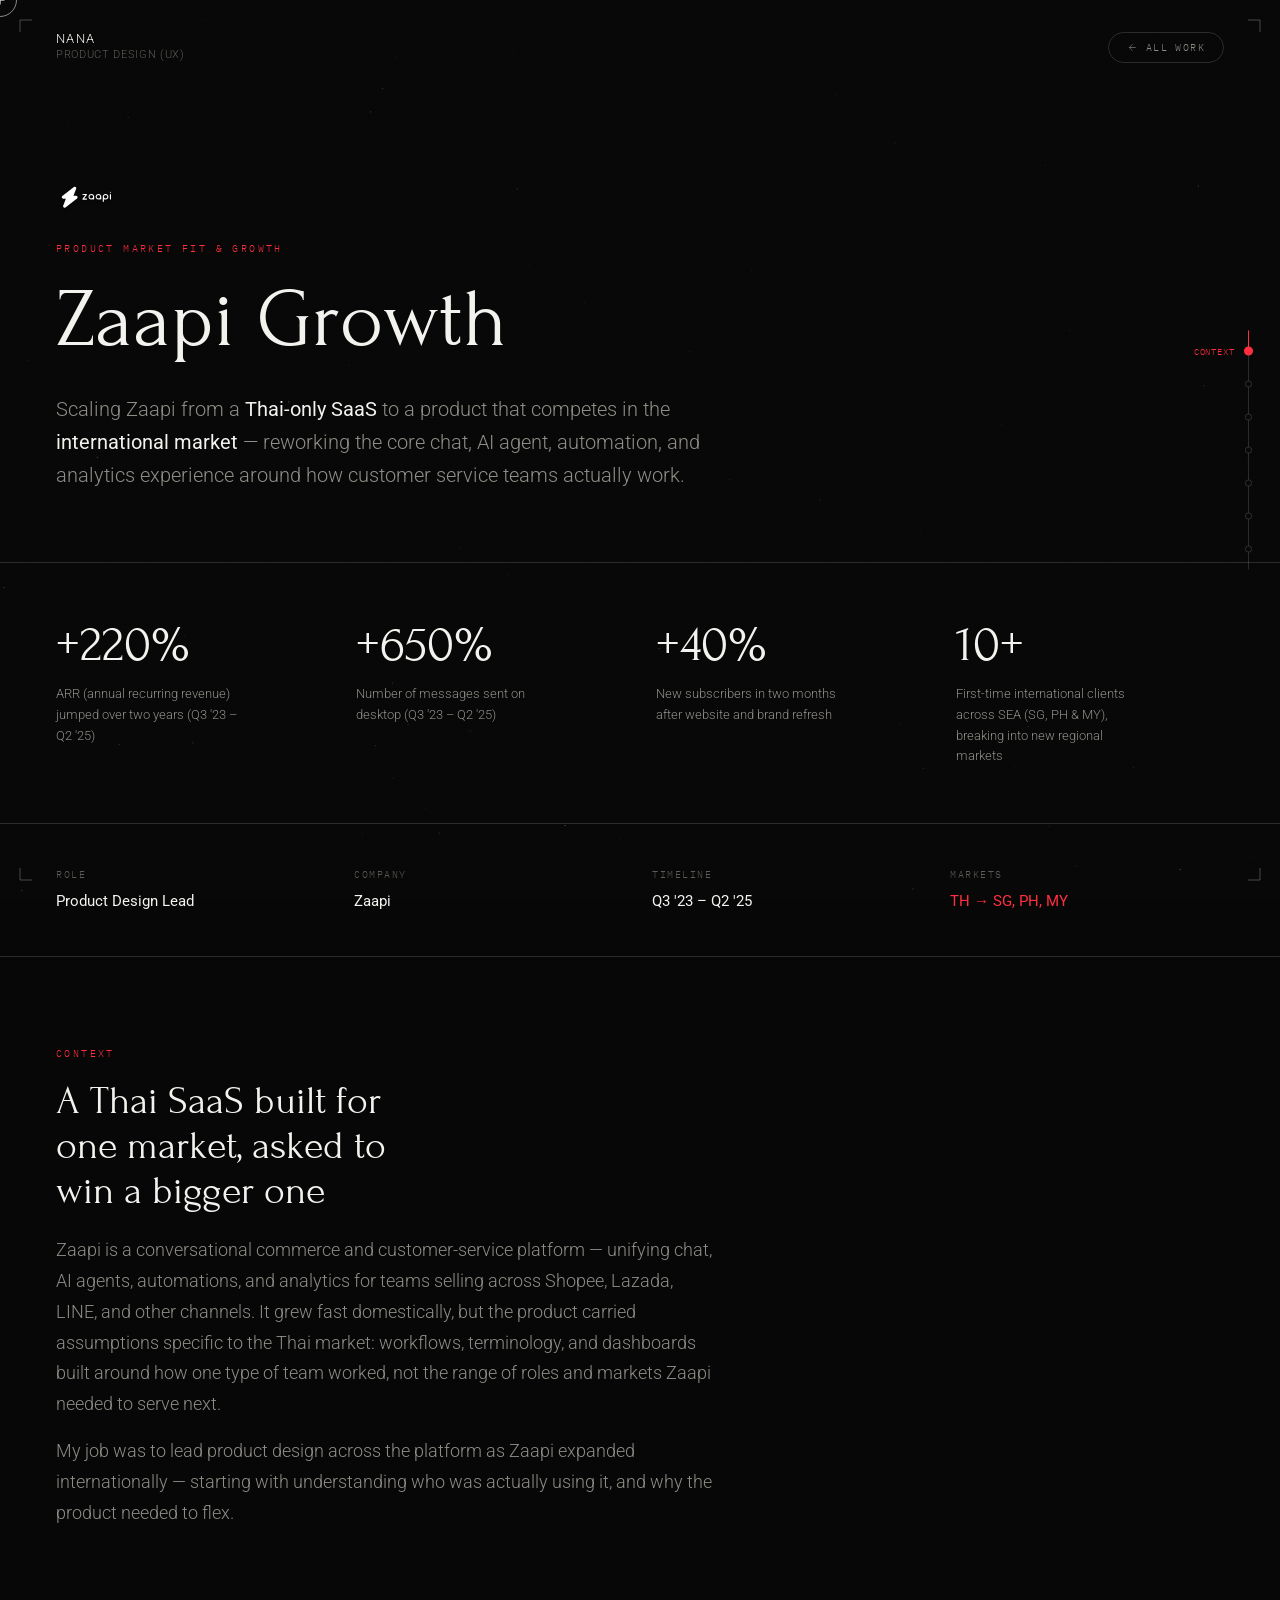
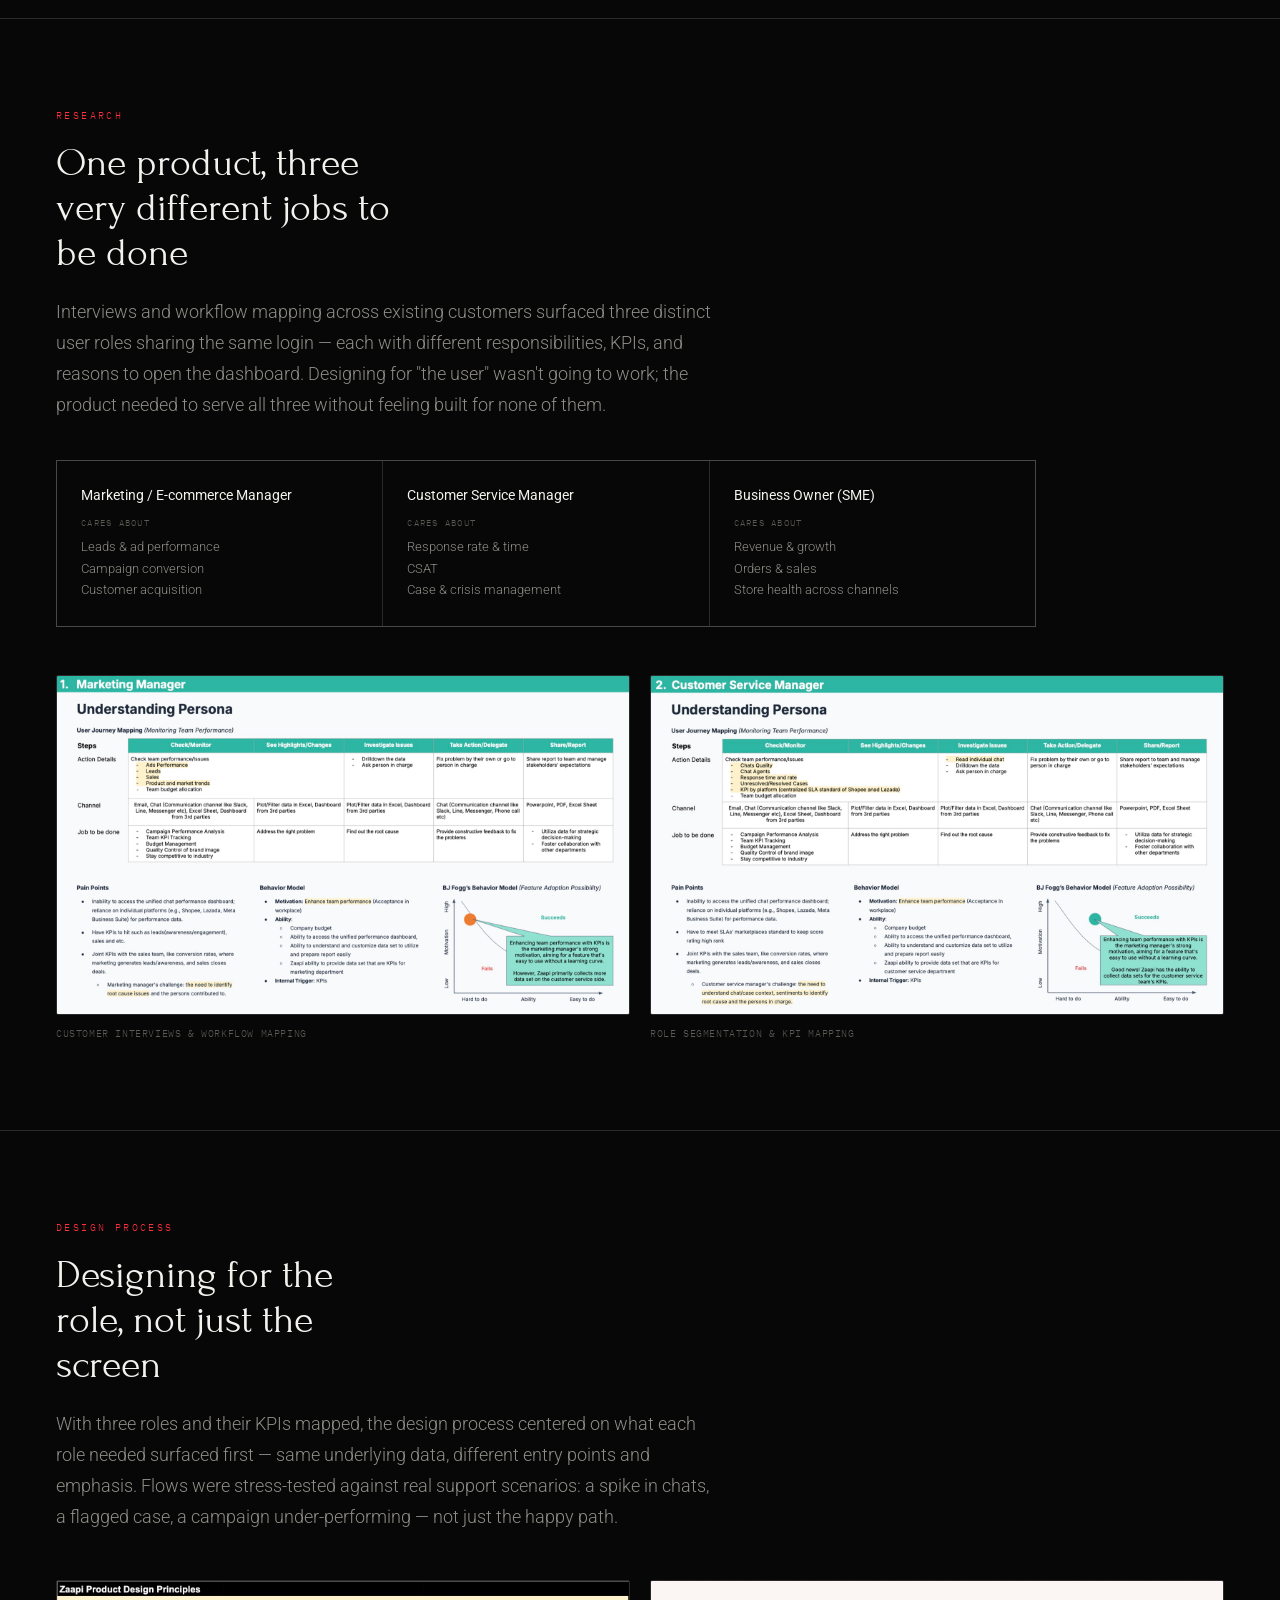
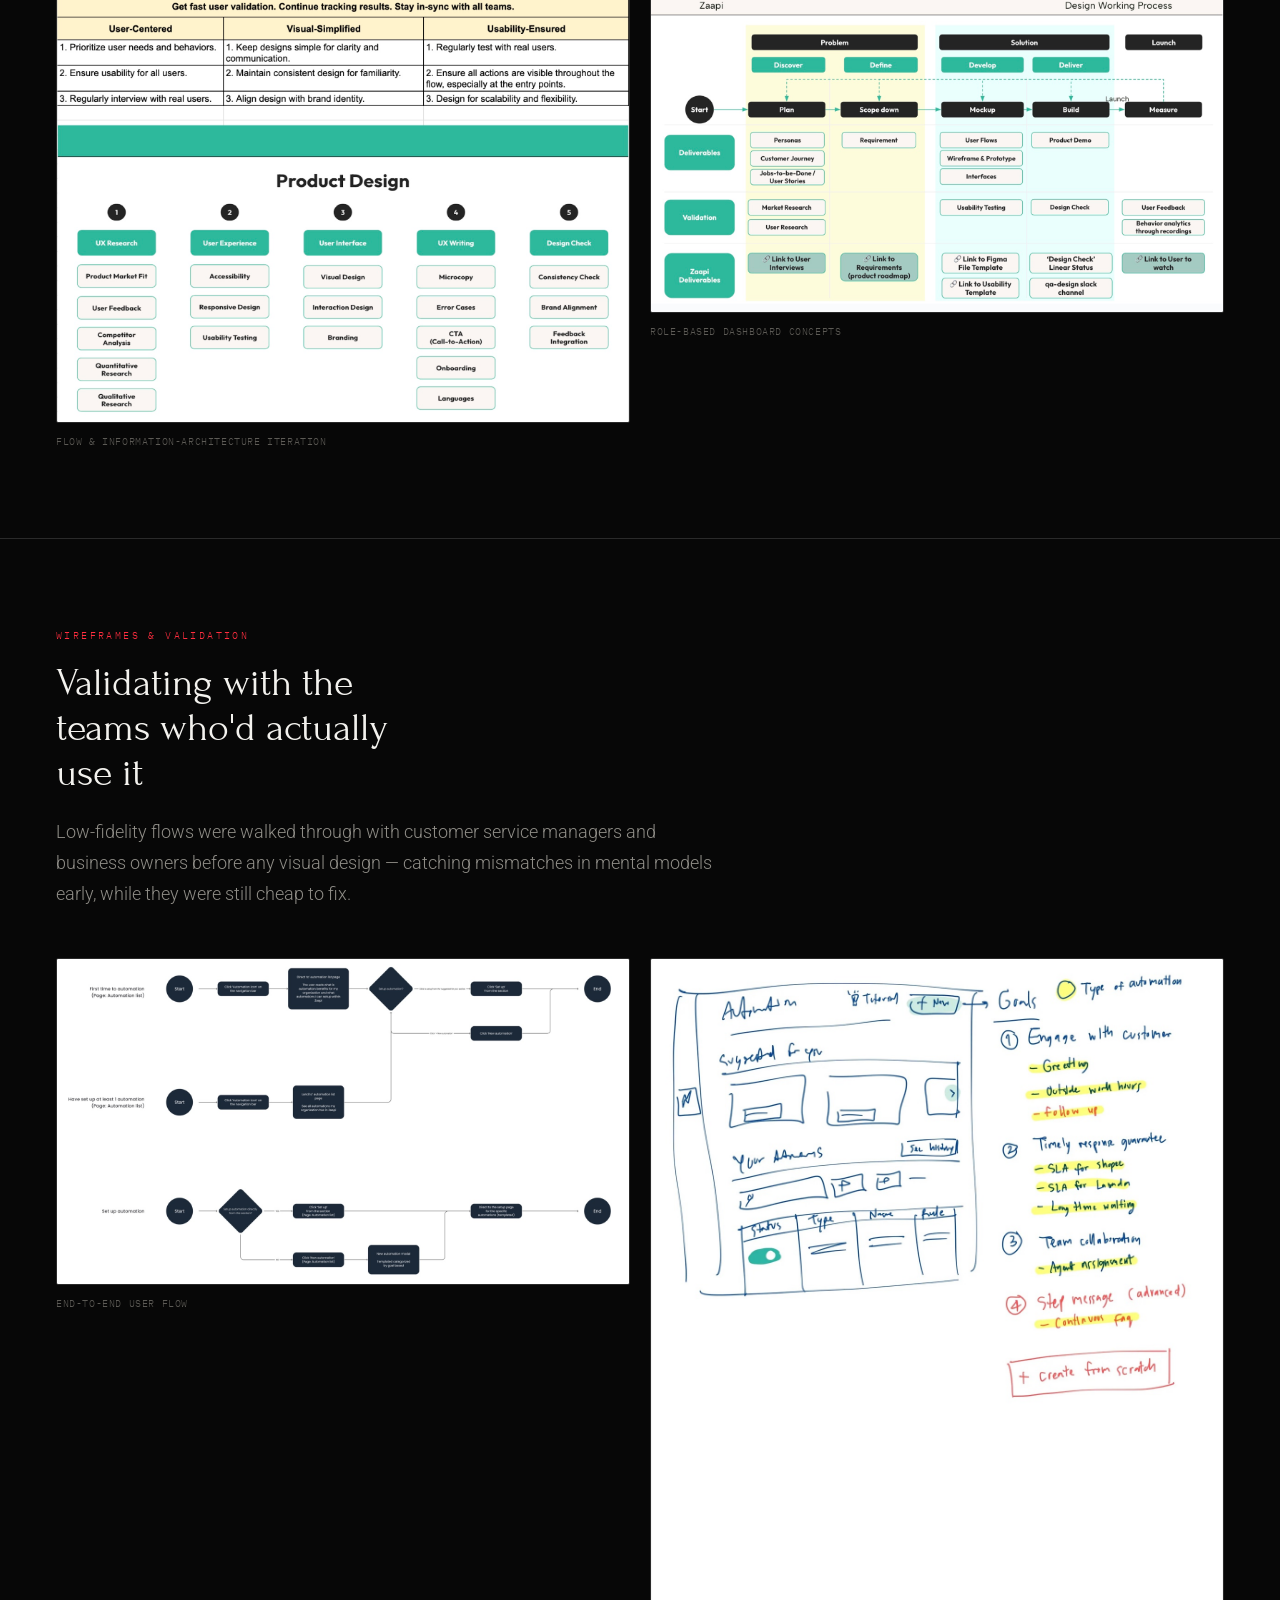
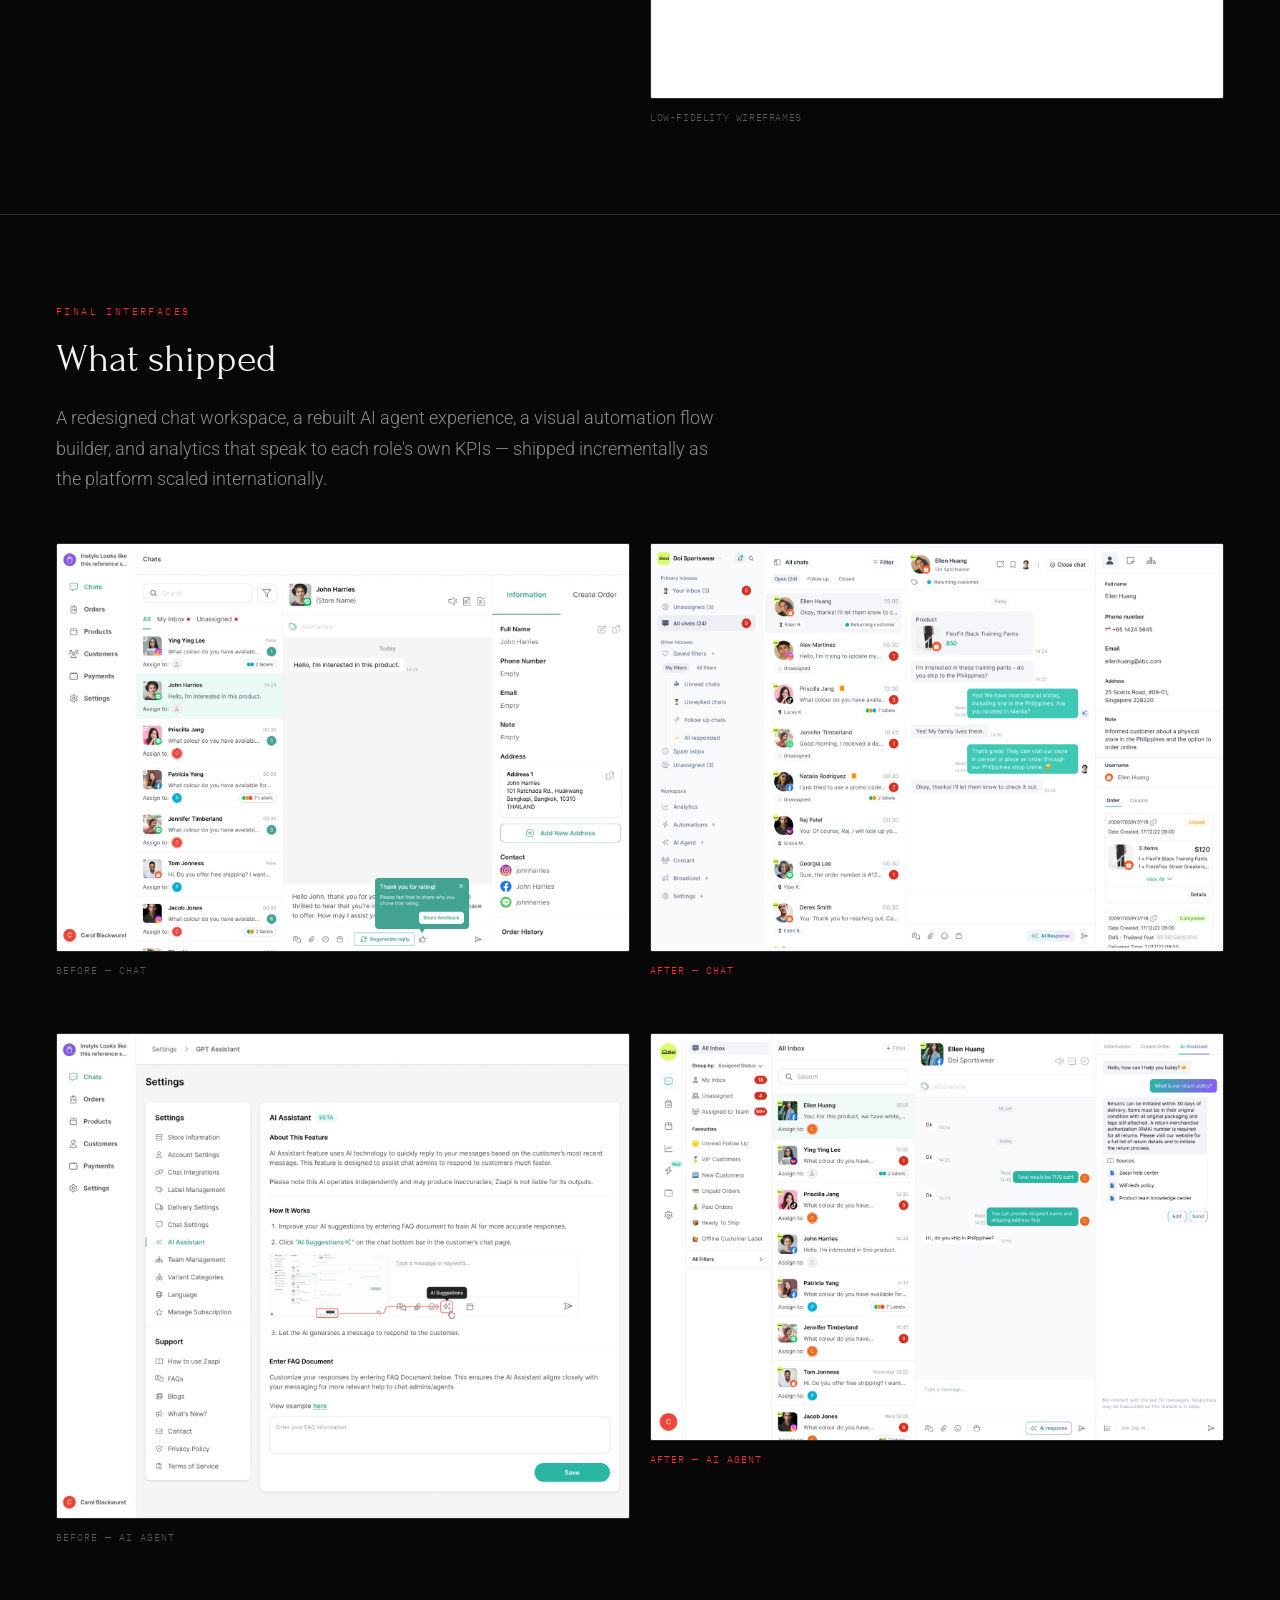
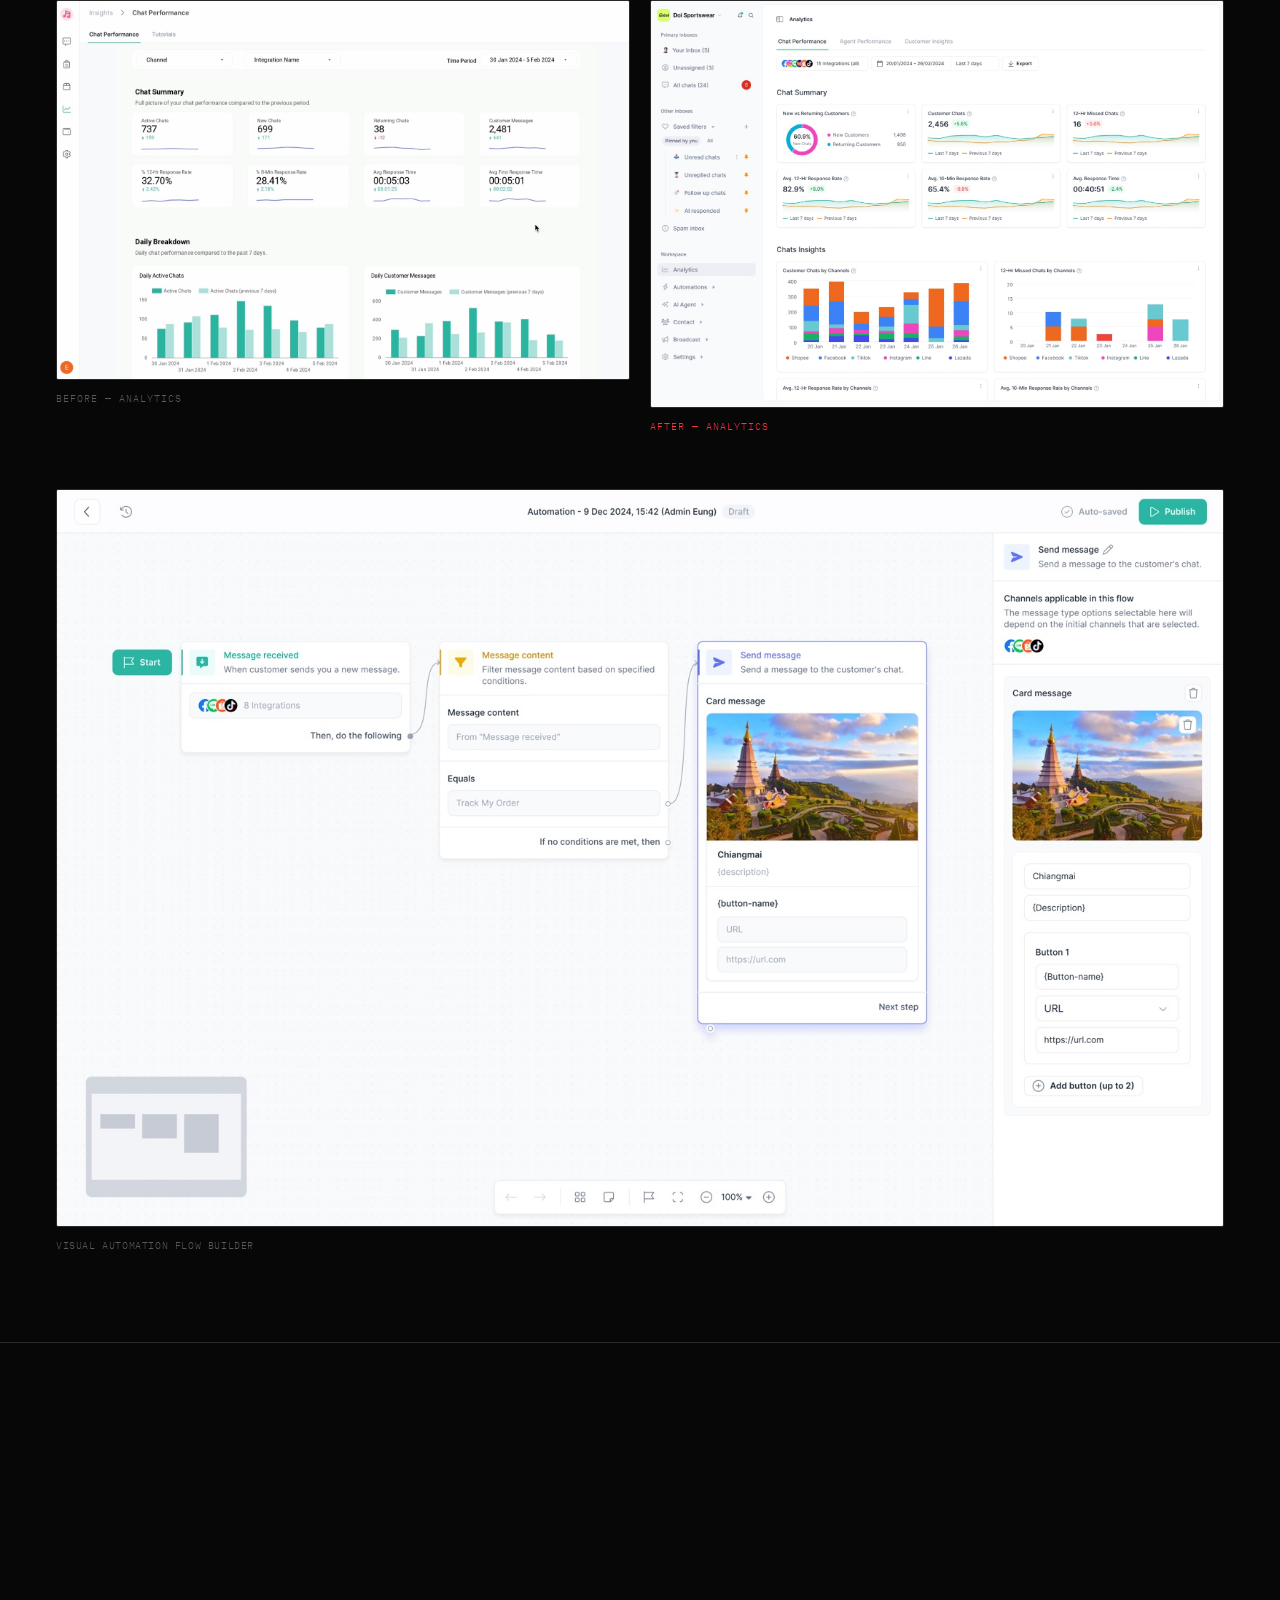
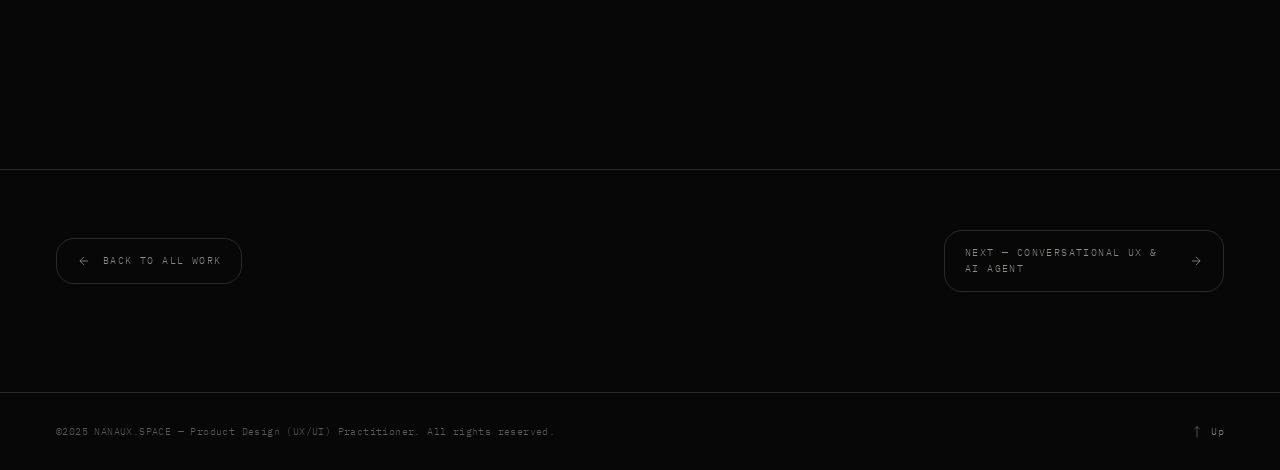
<file: case-studies/zaapi-growth.html>
<!DOCTYPE html>
<html lang="en">
<head>
<meta charset="UTF-8">
<meta name="viewport" content="width=device-width, initial-scale=1.0">
<title>Zaapi Growth — Nana, Product Design (UX/UI)</title>
<meta name="description" content="Scaling Zaapi from a Thai-only SaaS to competing internationally — +220% ARR growth. A product design case study by Nana.">
<link rel="preconnect" href="https://fonts.googleapis.com">
<link href="https://fonts.googleapis.com/css2?family=Forum&family=The+Impressionist&family=Roboto:wght@100;300;400;500&family=IBM+Plex+Mono:wght@400;500&display=swap" rel="stylesheet">
<style>
  :root{
    --bg:#070707;
    --white:#f3f2ee;
    --gray:#8e8c86;
    --gray-dim:#5c5a55;
    --line:rgba(255,255,255,0.14);
    --accent:#FF2E3F;
    --serif:'Forum', serif;
    --swash:'The Impressionist', cursive;
    --sans:'Helvetica Neue', 'Roboto', sans-serif;
    --mono:'IBM Plex Mono', monospace;
    --edge-pad: max(56px, calc((100vw - 1280px)/2 + 56px));
  }
  *{ margin:0; padding:0; box-sizing:border-box; }
  html{ scroll-behavior:smooth; }
  body{
    background:var(--bg); color:var(--white); font-family:var(--sans); font-weight:300;
    overflow-x:hidden; cursor:none;
  }
  ::selection{ background:var(--accent); color:#0a0a0a; }
  a{ color:inherit; text-decoration:none; }
  section{ position:relative; z-index:2; }

  #grain{
    position:fixed; inset:0; z-index:85; pointer-events:none; opacity:.045; mix-blend-mode:overlay;
    background-image:url("data:image/svg+xml,%3Csvg xmlns='http://www.w3.org/2000/svg' width='120' height='120'%3E%3Cfilter id='n'%3E%3CfeTurbulence type='fractalNoise' baseFrequency='0.9' numOctaves='2' stitchTiles='stitch'/%3E%3C/filter%3E%3Crect width='100%25' height='100%25' filter='url(%23n)'/%3E%3C/svg%3E");
  }
  #starfield{ position:fixed; inset:0; z-index:0; pointer-events:none; }

  /* ---------- reticle cursor ---------- */
  #reticleH, #reticleV{
    position:fixed; z-index:9998; pointer-events:none;
    background:rgba(255,90,46,0.3); opacity:0; transition:opacity .2s;
  }
  #reticleH{ left:0; width:100vw; height:1px; }
  #reticleV{ top:0; height:100vh; width:1px; }
  body.link-hover #reticleH, body.link-hover #reticleV{ opacity:1; }
  #reticle{
    position:fixed; top:0; left:0; width:34px; height:34px; z-index:9999;
    pointer-events:none; transform:translate(-50%,-50%);
    border:.5px solid rgba(243,242,238,0.55); border-radius:50%;
    transition:width .2s,height .2s,border-color .2s,border-width .2s;
  }
  #reticle::before,#reticle::after{ content:''; position:absolute; background:rgba(243,242,238,0.75); }
  #reticle::before{ left:50%; top:50%; width:9px; height:.5px; transform:translate(-50%,-50%); }
  #reticle::after{ left:50%; top:50%; width:.5px; height:9px; transform:translate(-50%,-50%); }
  body.link-hover #reticle{ width:52px; height:52px; border-width:1px; border-color:var(--accent); }
  body.link-hover #reticle::before,body.link-hover #reticle::after{ background:var(--accent); height:1px; width:1px; }
  body.link-hover #reticle::before{ width:9px; height:1px; }
  body.link-hover #reticle::after{ width:1px; height:9px; }
  @media (hover:none), (pointer:coarse){ body{ cursor:auto; } #reticle,#reticleH,#reticleV{ display:none; } }

  /* ---------- HUD chrome ---------- */
  .corner{ position:fixed; z-index:70; width:34px; height:34px; pointer-events:none; opacity:.55; }
  .corner svg{ width:100%; height:100%; }
  .corner.tl{ top:18px; left:18px; }
  .corner.tr{ top:18px; right:18px; }
  .corner.bl{ bottom:18px; left:18px; }
  .corner.br{ bottom:18px; right:18px; }
  @media (max-width:760px){
    .corner.tl{ top:12px; left:12px; } .corner.tr{ top:12px; right:12px; }
    .corner.bl{ bottom:12px; left:12px; } .corner.br{ bottom:12px; right:12px; }
  }

  .brand-fixed{
    position:fixed; top:32px; left:var(--edge-pad); z-index:61; color:var(--white);
    transition:opacity .4s ease, transform .4s ease;
  }
  .brand-fixed .brand-name{ font-family:var(--sans); font-weight:300; font-size:13px; letter-spacing:.1em; text-transform:uppercase; display:block; line-height:1; }
  .brand-fixed .brand-sub{ display:block; font-family:var(--sans); font-weight:300; font-size:11px; letter-spacing:.06em; text-transform:uppercase; color:var(--gray-dim); margin-top:3px; }
  @media (max-width:760px){ .brand-fixed{ top:31px; left:32px; } }

  body.nav-hidden .brand-fixed{ opacity:0; transform:translateY(-16px); pointer-events:none; }

  header{
    position:fixed; top:0; left:0; right:0; z-index:60;
    display:flex; align-items:center; justify-content:flex-end; gap:18px;
    padding:32px var(--edge-pad) 22px calc(var(--edge-pad) + 149px);
    transition:opacity .4s ease, transform .4s ease;
  }
  body.nav-hidden header{ opacity:0; transform:translateY(-16px); pointer-events:none; }
  header .menu{
    font-family:var(--mono); font-size:10px; letter-spacing:.14em; text-transform:uppercase; color:var(--gray);
    border:1px solid var(--line); border-radius:999px; padding:8px 18px; transition:border-color .3s,color .3s;
    display:flex; align-items:center; gap:8px;
  }
  header .menu svg{ width:11px; height:11px; }
  header .menu:hover{ border-color:var(--accent); color:var(--accent); }
  @media (max-width:760px){ header{ padding:28px 32px 19px 173px; } }

  .reveal{ opacity:0; transform:translateY(24px); transition:opacity .8s ease, transform .8s cubic-bezier(.2,.7,.3,1); }
  .reveal.in{ opacity:1; transform:translateY(0); }

  /* ---------- hero ---------- */
  .cs-hero{ padding:180px var(--edge-pad) 70px; border-bottom:1px solid var(--line); }
  .cs-hero .logo-badge{ height:34px; width:auto; margin-bottom:24px; }
  .cs-hero .kicker{ font-family:var(--mono); font-size:10px; letter-spacing:.24em; text-transform:uppercase; color:var(--accent); margin-bottom:20px; }
  .cs-hero h1{ font-family:var(--serif); font-weight:400; line-height:1.08; font-size:clamp(2.4rem,7vw,5.2rem); max-width:14ch; }
  .cs-hero .lead{ margin-top:28px; font-size:clamp(1rem,1.8vw,1.25rem); line-height:1.65; color:var(--gray); max-width:62ch; font-weight:300; }
  .cs-hero .lead strong{ color:var(--white); font-weight:400; }

  .cs-meta{
    padding:44px var(--edge-pad); border-bottom:1px solid var(--line);
    display:grid; grid-template-columns:repeat(4,1fr); gap:24px;
  }
  .cs-meta .item .lbl{ font-family:var(--mono); font-size:9.5px; letter-spacing:.16em; text-transform:uppercase; color:var(--gray-dim); margin-bottom:10px; }
  .cs-meta .item .val{ font-family:var(--sans); font-weight:400; font-size:15px; color:var(--white); line-height:1.4; }
  .cs-meta .item .val.accent{ color:var(--accent); }
  @media (max-width:760px){ .cs-meta{ grid-template-columns:1fr 1fr; row-gap:32px; } }

  /* ---------- stats row ---------- */
  .cs-stats{
    padding:56px var(--edge-pad); border-bottom:1px solid var(--line);
    display:grid; grid-template-columns:repeat(4,1fr); gap:32px;
  }
  .cs-stats .stat{ font-family:var(--serif); font-weight:400; font-size:clamp(2.1rem,4.4vw,3.2rem); color:var(--white); line-height:1; }
  .cs-stats .stat-desc{ margin-top:14px; font-size:13px; line-height:1.6; color:var(--gray); max-width:26ch; font-weight:300; }
  @media (max-width:760px){ .cs-stats{ grid-template-columns:1fr 1fr; row-gap:40px; } }

  /* ---------- content blocks ---------- */
  .cs-block{ padding:90px var(--edge-pad); border-bottom:1px solid var(--line); }
  .cs-block .kicker{ font-family:var(--mono); font-size:10px; letter-spacing:.24em; text-transform:uppercase; color:var(--accent); margin-bottom:18px; }
  .cs-block h2{ font-family:var(--serif); font-weight:400; font-size:clamp(1.6rem,3.6vw,2.5rem); max-width:16ch; }
  .cs-block .body-text{ margin-top:22px; font-size:clamp(.98rem,1.5vw,1.1rem); line-height:1.75; color:var(--gray); max-width:66ch; font-weight:300; }
  .cs-block .body-text strong{ color:var(--white); font-weight:400; }
  .cs-block .body-text + .body-text{ margin-top:16px; }

  .role-grid{ margin-top:40px; display:grid; grid-template-columns:repeat(3,1fr); gap:1px; background:var(--line); border:1px solid var(--line); max-width:980px; }
  .role-grid .card{ background:var(--bg); padding:26px 24px; }
  .role-grid .card h4{ font-family:var(--sans); font-weight:400; font-size:14px; color:var(--white); margin-bottom:14px; }
  .role-grid .card .kpi-lbl{ font-family:var(--mono); font-size:9px; letter-spacing:.14em; text-transform:uppercase; color:var(--gray-dim); margin-bottom:8px; }
  .role-grid .card ul{ list-style:none; }
  .role-grid .card li{ font-size:12.5px; line-height:1.7; color:var(--gray); font-weight:300; }
  @media (max-width:760px){ .role-grid{ grid-template-columns:1fr; } }

  .gallery{ margin-top:48px; display:grid; grid-template-columns:1fr 1fr; gap:20px; }
  .gallery.single{ grid-template-columns:1fr; }
  .gallery figure{ margin:0; }
  .gallery img{ width:100%; height:auto; display:block; border:1px solid var(--line); border-radius:2px; }
  .gallery figcaption{ margin-top:12px; font-family:var(--mono); font-size:10px; letter-spacing:.06em; text-transform:uppercase; color:var(--gray-dim); }
  @media (max-width:760px){ .gallery{ grid-template-columns:1fr; } }

  .compare{ margin-top:48px; display:grid; grid-template-columns:1fr 1fr; gap:20px; align-items:start; }
  .compare figure{ margin:0; }
  .compare img{ width:100%; height:auto; display:block; border:1px solid var(--line); border-radius:2px; }
  .compare figcaption{ margin-top:12px; font-family:var(--mono); font-size:10px; letter-spacing:.1em; text-transform:uppercase; }
  .compare .before figcaption{ color:var(--gray-dim); }
  .compare .after figcaption{ color:var(--accent); }
  .compare + .compare{ margin-top:56px; }
  @media (max-width:760px){ .compare{ grid-template-columns:1fr; } .compare + .compare{ margin-top:32px; } }

  /* ---------- outcome ---------- */
  .cs-outcome{ padding:110px var(--edge-pad); text-align:center; border-bottom:1px solid var(--line); }
  .cs-outcome .kicker{ font-family:var(--mono); font-size:10px; letter-spacing:.24em; text-transform:uppercase; color:var(--accent); margin-bottom:24px; }
  .cs-outcome-stats{ margin-top:8px; display:inline-grid; grid-auto-flow:column; gap:56px; }
  .cs-outcome-stats .stat{ font-family:var(--serif); font-weight:400; font-size:clamp(2.2rem,4.6vw,3.4rem); color:var(--white); line-height:1; text-align:left; }
  .cs-outcome-stats .stat-desc{ margin-top:14px; font-size:13px; line-height:1.6; color:var(--gray); font-weight:300; max-width:26ch; text-align:left; }
  @media (max-width:760px){ .cs-outcome-stats{ display:grid; grid-auto-flow:row; grid-template-columns:1fr 1fr; gap:32px 24px; } }

  /* ---------- nav to next / back ---------- */
  .cs-nav{ padding:60px var(--edge-pad) 100px; display:flex; justify-content:space-between; align-items:center; gap:24px; flex-wrap:wrap; }
  .cs-nav a{
    font-family:var(--mono); font-size:10px; letter-spacing:.14em; text-transform:uppercase; color:var(--gray);
    border:1px solid var(--line); border-radius:18px; padding:14px 20px; transition:border-color .3s,color .3s;
    display:inline-flex; align-items:center; gap:12px; max-width:280px; line-height:1.6;
  }
  .cs-nav a svg{ width:14px; height:14px; flex:0 0 auto; }
  .cs-nav a:hover{ border-color:var(--accent); color:var(--accent); }

  /* ---------- section progress nav ---------- */
  .cs-toc{
    position:fixed; right:28px; top:50%; transform:translateY(-50%); z-index:55;
    display:flex; flex-direction:column; align-items:flex-end; padding:4px 0;
  }
  .cs-toc .track{ position:absolute; right:3px; top:0; bottom:0; width:1px; background:var(--line); }
  .cs-toc .fill{ position:absolute; right:3px; top:0; width:1px; background:var(--accent); height:0; transition:height .4s cubic-bezier(.2,.7,.3,1); }
  .cs-toc .step{
    position:relative; display:flex; align-items:center; gap:10px; padding:11px 0; cursor:none;
  }
  .cs-toc .step .label{
    font-family:var(--mono); font-size:9px; letter-spacing:.1em; text-transform:uppercase; color:var(--gray-dim);
    white-space:nowrap; opacity:0; transform:translateX(6px);
    transition:opacity .25s ease, transform .25s ease, color .3s ease;
  }
  .cs-toc .step:hover .label{ opacity:1; transform:translateX(0); color:var(--white); }
  .cs-toc .step.active .label{ opacity:1; transform:translateX(0); color:var(--accent); }
  .cs-toc .step .dot{
    width:7px; height:7px; border-radius:50%; background:var(--bg); border:1px solid var(--line); flex:0 0 auto;
    transition:border-color .3s ease, background .3s ease, transform .3s ease;
  }
  .cs-toc .step:hover .dot{ border-color:var(--accent); }
  .cs-toc .step.active .dot{ border-color:var(--accent); background:var(--accent); transform:scale(1.3); }
  @media (max-width:1180px){ .cs-toc{ display:none; } }

  footer{
    position:relative; z-index:2; padding:32px var(--edge-pad); display:flex; align-items:center; justify-content:space-between; gap:18px;
    font-family:var(--mono); font-size:10px; letter-spacing:.04em; color:var(--gray-dim); border-top:1px solid var(--line);
  }
  footer .up-link{ display:flex; align-items:center; gap:8px; color:var(--gray); transition:color .3s; }
  footer .up-link:hover{ color:var(--accent); }
  footer svg{ width:12px; height:12px; }
  @media (max-width:760px){ footer{ flex-direction:column; align-items:flex-start; gap:14px; padding:28px 32px; } }
</style>
</head>
<body>

<canvas id="starfield"></canvas>
<div id="grain"></div>
<div id="reticleH"></div>
<div id="reticleV"></div>
<div id="reticle"></div>

<div class="corner tl"><svg viewBox="0 0 34 34"><path d="M2 14V2H14" stroke="rgba(243,242,238,0.5)" stroke-width="1" fill="none"/></svg></div>
<div class="corner tr"><svg viewBox="0 0 34 34"><path d="M32 14V2H20" stroke="rgba(243,242,238,0.5)" stroke-width="1" fill="none"/></svg></div>
<div class="corner bl"><svg viewBox="0 0 34 34"><path d="M2 20V32H14" stroke="rgba(243,242,238,0.5)" stroke-width="1" fill="none"/></svg></div>
<div class="corner br"><svg viewBox="0 0 34 34"><path d="M32 20V32H20" stroke="rgba(243,242,238,0.5)" stroke-width="1" fill="none"/></svg></div>

<a href="../" class="brand-fixed" data-hover><span class="brand-name">NANA</span><span class="brand-sub">Product Design (UX)</span></a>

<header>
  <a class="menu work-link" href="../" data-hover>
    <svg viewBox="0 0 24 24" fill="none" stroke="currentColor" stroke-width="1.4"><path d="M19 12H5M12 19l-7-7 7-7"/></svg>
    All Work
  </a>
</header>

<nav class="cs-toc" id="csToc">
  <div class="track"></div>
  <div class="fill" id="csTocFill"></div>
  <a class="step" href="#context" data-hover><span class="label">Context</span><span class="dot"></span></a>
  <a class="step" href="#research" data-hover><span class="label">Research</span><span class="dot"></span></a>
  <a class="step" href="#design-process" data-hover><span class="label">Design Process</span><span class="dot"></span></a>
  <a class="step" href="#wireframes" data-hover><span class="label">Wireframes &amp; Validation</span><span class="dot"></span></a>
  <a class="step" href="#final-interfaces" data-hover><span class="label">Final Interfaces</span><span class="dot"></span></a>
  <a class="step" href="#handover" data-hover><span class="label">Handover</span><span class="dot"></span></a>
  <a class="step" href="#outcome" data-hover><span class="label">Outcome</span><span class="dot"></span></a>
</nav>

<section class="cs-hero">
  <img class="logo-badge reveal" src="../assets/logos/zaapi.svg" alt="Zaapi">
  <div class="kicker reveal">Product Market Fit &amp; Growth</div>
  <h1 class="reveal">Zaapi Growth</h1>
  <p class="lead reveal">Scaling Zaapi from a <strong>Thai-only SaaS</strong> to a product that competes in the <strong>international market</strong> — reworking the core chat, AI agent, automation, and analytics experience around how customer service teams actually work.</p>
</section>

<section class="cs-stats">
  <div class="reveal"><div class="stat">+220%</div><div class="stat-desc">ARR (annual recurring revenue) jumped over two years (Q3 '23 – Q2 '25)</div></div>
  <div class="reveal"><div class="stat">+650%</div><div class="stat-desc">Number of messages sent on desktop (Q3 '23 – Q2 '25)</div></div>
  <div class="reveal"><div class="stat">+40%</div><div class="stat-desc">New subscribers in two months after website and brand refresh</div></div>
  <div class="reveal"><div class="stat">10+</div><div class="stat-desc">First-time international clients across SEA (SG, PH &amp; MY), breaking into new regional markets</div></div>
</section>

<section class="cs-meta">
  <div class="item reveal"><div class="lbl">Role</div><div class="val">Product Design Lead</div></div>
  <div class="item reveal"><div class="lbl">Company</div><div class="val">Zaapi</div></div>
  <div class="item reveal"><div class="lbl">Timeline</div><div class="val">Q3 '23 – Q2 '25</div></div>
  <div class="item reveal"><div class="lbl">Markets</div><div class="val accent">TH → SG, PH, MY</div></div>
</section>

<section class="cs-block" id="context">
  <div class="kicker reveal">Context</div>
  <h2 class="reveal">A Thai SaaS built for one market, asked to win a bigger one</h2>
  <p class="body-text reveal">Zaapi is a conversational commerce and customer-service platform — unifying chat, AI agents, automations, and analytics for teams selling across Shopee, Lazada, LINE, and other channels. It grew fast domestically, but the product carried assumptions specific to the Thai market: workflows, terminology, and dashboards built around how one type of team worked, not the range of roles and markets Zaapi needed to serve next.</p>
  <p class="body-text reveal">My job was to lead product design across the platform as Zaapi expanded internationally — starting with understanding who was actually using it, and why the product needed to flex.</p>
</section>

<section class="cs-block" id="research">
  <div class="kicker reveal">Research</div>
  <h2 class="reveal">One product, three very different jobs to be done</h2>
  <p class="body-text reveal">Interviews and workflow mapping across existing customers surfaced three distinct user roles sharing the same login — each with different responsibilities, KPIs, and reasons to open the dashboard. Designing for "the user" wasn't going to work; the product needed to serve all three without feeling built for none of them.</p>
  <div class="role-grid">
    <div class="card reveal">
      <h4>Marketing / E-commerce Manager</h4>
      <div class="kpi-lbl">Cares about</div>
      <ul><li>Leads &amp; ad performance</li><li>Campaign conversion</li><li>Customer acquisition</li></ul>
    </div>
    <div class="card reveal">
      <h4>Customer Service Manager</h4>
      <div class="kpi-lbl">Cares about</div>
      <ul><li>Response rate &amp; time</li><li>CSAT</li><li>Case &amp; crisis management</li></ul>
    </div>
    <div class="card reveal">
      <h4>Business Owner (SME)</h4>
      <div class="kpi-lbl">Cares about</div>
      <ul><li>Revenue &amp; growth</li><li>Orders &amp; sales</li><li>Store health across channels</li></ul>
    </div>
  </div>
  <div class="gallery">
    <figure class="reveal"><img src="../assets/images/case-studies/zaapi-growth/research-1.jpg" alt="Research synthesis — customer interviews and workflow mapping" loading="lazy"><figcaption>Customer interviews &amp; workflow mapping</figcaption></figure>
    <figure class="reveal"><img src="../assets/images/case-studies/zaapi-growth/research-2.jpg" alt="Research synthesis — role segmentation" loading="lazy"><figcaption>Role segmentation &amp; KPI mapping</figcaption></figure>
  </div>
</section>

<section class="cs-block" id="design-process">
  <div class="kicker reveal">Design Process</div>
  <h2 class="reveal">Designing for the role, not just the screen</h2>
  <p class="body-text reveal">With three roles and their KPIs mapped, the design process centered on what each role needed surfaced first — same underlying data, different entry points and emphasis. Flows were stress-tested against real support scenarios: a spike in chats, a flagged case, a campaign under-performing — not just the happy path.</p>
  <div class="gallery">
    <figure class="reveal"><img src="../assets/images/case-studies/zaapi-growth/design-process-1.jpg" alt="Design process artifact 1" loading="lazy"><figcaption>Flow &amp; information-architecture iteration</figcaption></figure>
    <figure class="reveal"><img src="../assets/images/case-studies/zaapi-growth/design-process-2.jpg" alt="Design process artifact 2" loading="lazy"><figcaption>Role-based dashboard concepts</figcaption></figure>
  </div>
</section>

<section class="cs-block" id="wireframes">
  <div class="kicker reveal">Wireframes &amp; Validation</div>
  <h2 class="reveal">Validating with the teams who'd actually use it</h2>
  <p class="body-text reveal">Low-fidelity flows were walked through with customer service managers and business owners before any visual design — catching mismatches in mental models early, while they were still cheap to fix.</p>
  <div class="gallery">
    <figure class="reveal"><img src="../assets/images/case-studies/zaapi-growth/userflow.jpg" alt="End-to-end user flow" loading="lazy"><figcaption>End-to-end user flow</figcaption></figure>
    <figure class="reveal"><img src="../assets/images/case-studies/zaapi-growth/wireframe-1.jpg" alt="Low-fidelity wireframes" loading="lazy"><figcaption>Low-fidelity wireframes</figcaption></figure>
  </div>
</section>

<section class="cs-block" id="final-interfaces">
  <div class="kicker reveal">Final Interfaces</div>
  <h2 class="reveal">What shipped</h2>
  <p class="body-text reveal">A redesigned chat workspace, a rebuilt AI agent experience, a visual automation flow builder, and analytics that speak to each role's own KPIs — shipped incrementally as the platform scaled internationally.</p>

  <div class="compare">
    <figure class="before reveal"><img src="../assets/images/case-studies/zaapi-growth/chat-before.jpg" alt="Chat interface before redesign" loading="lazy"><figcaption>Before — Chat</figcaption></figure>
    <figure class="after reveal"><img src="../assets/images/case-studies/zaapi-growth/chat-after.jpg" alt="Chat interface after redesign" loading="lazy"><figcaption>After — Chat</figcaption></figure>
  </div>
  <div class="compare">
    <figure class="before reveal"><img src="../assets/images/case-studies/zaapi-growth/ai-agent-before.jpg" alt="AI agent interface before redesign" loading="lazy"><figcaption>Before — AI Agent</figcaption></figure>
    <figure class="after reveal"><img src="../assets/images/case-studies/zaapi-growth/ai-agent-after.jpg" alt="AI agent interface after redesign" loading="lazy"><figcaption>After — AI Agent</figcaption></figure>
  </div>
  <div class="compare">
    <figure class="before reveal"><img src="../assets/images/case-studies/zaapi-growth/analytics-before.jpg" alt="Analytics dashboard before redesign" loading="lazy"><figcaption>Before — Analytics</figcaption></figure>
    <figure class="after reveal"><img src="../assets/images/case-studies/zaapi-growth/analytics-after.jpg" alt="Analytics dashboard after redesign" loading="lazy"><figcaption>After — Analytics</figcaption></figure>
  </div>

  <div class="gallery single" style="margin-top:56px">
    <figure class="reveal"><img src="../assets/images/case-studies/zaapi-growth/automations-flow.jpg" alt="Visual automation flow builder" loading="lazy"><figcaption>Visual automation flow builder</figcaption></figure>
  </div>
</section>

<section class="cs-block" id="handover">
  <div class="kicker reveal">Handover</div>
  <h2 class="reveal">Built to actually ship</h2>
  <p class="body-text reveal">Componentized in Figma with documented states and edge cases, so engineering could build without guessing — a requirement once the roadmap meant shipping across multiple markets in parallel.</p>
  <div class="gallery single">
    <figure class="reveal"><img src="../assets/images/case-studies/zaapi-growth/handover-figma.jpg" alt="Figma handover documentation" loading="lazy"><figcaption>Component &amp; handover documentation</figcaption></figure>
  </div>
</section>

<section class="cs-outcome" id="outcome">
  <div class="kicker reveal">Outcome</div>
  <div class="cs-outcome-stats">
    <div class="reveal"><div class="stat">+220%</div><div class="stat-desc">ARR (annual recurring revenue) jumped over two years (Q3 '23 – Q2 '25)</div></div>
    <div class="reveal"><div class="stat">+650%</div><div class="stat-desc">Number of messages sent on desktop (Q3 '23 – Q2 '25)</div></div>
    <div class="reveal"><div class="stat">+40%</div><div class="stat-desc">New subscribers in two months after website and brand refresh</div></div>
    <div class="reveal"><div class="stat">10+</div><div class="stat-desc">First-time international clients across SEA (SG, PH &amp; MY), breaking into new regional markets</div></div>
  </div>
</section>

<section class="cs-nav">
  <a class="work-link" href="../" data-hover>
    <svg viewBox="0 0 24 24" fill="none" stroke="currentColor" stroke-width="1.4"><path d="M19 12H5M12 19l-7-7 7-7"/></svg>
    Back to all work
  </a>
  <a href="zaapi-ai-agent.html" data-hover>
    Next — Conversational UX &amp; AI agent
    <svg viewBox="0 0 24 24" fill="none" stroke="currentColor" stroke-width="1.4"><path d="M5 12h14M12 5l7 7-7 7"/></svg>
  </a>
</section>

<footer>
  <span>©2025 NANAUX.SPACE — Product Design (UX/UI) Practitioner. All rights reserved.</span>
  <a href="#top" class="up-link" data-hover>
    <svg viewBox="0 0 12 22" fill="none"><path d="M6 21V1M1 6l5-5 5 5" stroke="currentColor" stroke-width="1"/></svg>
    Up
  </a>
</footer>

<script>
/* ---------------- starfield background ---------------- */
(function(){
  const canvas = document.getElementById('starfield');
  if(!canvas) return;
  const ctx = canvas.getContext('2d');
  const reduceMotion = matchMedia('(prefers-reduced-motion: reduce)').matches;

  let stars = [];
  let w=0, h=0, dpr=1;

  function seed(){
    const count = Math.round((w*h)/9000);
    stars = Array.from({ length: count }, ()=>({
      x: Math.random()*w,
      y: Math.random()*h,
      r: Math.random()*0.55+0.2,
      baseOpacity: Math.random()*0.25+0.12,
      phase: Math.random()*Math.PI*2,
      speed: Math.random()*0.4+0.15
    }));
  }

  function resize(){
    dpr = Math.min(window.devicePixelRatio||1, 2);
    w = window.innerWidth; h = window.innerHeight;
    canvas.width = w*dpr; canvas.height = h*dpr;
    canvas.style.width = w+'px'; canvas.style.height = h+'px';
    ctx.setTransform(dpr,0,0,dpr,0,0);
    seed();
  }

  const footerEl = document.querySelector('footer');
  let footerBoost = 0;
  function updateFooterBoost(){
    if(!footerEl) return;
    const rect = footerEl.getBoundingClientRect();
    const startAt = window.innerHeight*0.55;
    const endAt = window.innerHeight*0.05;
    const p = (startAt - rect.top) / (startAt - endAt);
    footerBoost = Math.max(0, Math.min(1, p));
  }

  let boostTicking = false;
  addEventListener('scroll', ()=>{
    if(boostTicking) return;
    boostTicking = true;
    requestAnimationFrame(()=>{ boostTicking = false; updateFooterBoost(); });
  }, { passive:true });
  updateFooterBoost();

  let t = 0;
  function draw(){
    t += 0.016;
    ctx.clearRect(0,0,w,h);
    const brightBoost = 1 + footerBoost*0.55;
    for(const s of stars){
      const twinkle = 0.6+0.4*Math.sin(t*s.speed*2 + s.phase);
      const o = s.baseOpacity * twinkle * brightBoost;
      ctx.beginPath();
      ctx.fillStyle = `rgba(243,242,238,${o.toFixed(3)})`;
      ctx.arc(s.x, s.y, s.r, 0, Math.PI*2);
      ctx.fill();
    }
    if(!reduceMotion) requestAnimationFrame(draw);
  }

  addEventListener('resize', resize);
  resize();
  draw();
})();

/* ---------------- reticle cursor ---------------- */
const reticle = document.getElementById('reticle');
const reticleH = document.getElementById('reticleH');
const reticleV = document.getElementById('reticleV');
addEventListener('mousemove', e=>{
  reticle.style.left=e.clientX+'px'; reticle.style.top=e.clientY+'px';
  reticleH.style.top=e.clientY+'px';
  reticleV.style.left=e.clientX+'px';
});
document.querySelectorAll('[data-hover], a').forEach(el=>{
  el.addEventListener('mouseenter', ()=>document.body.classList.add('link-hover'));
  el.addEventListener('mouseleave', ()=>document.body.classList.remove('link-hover'));
});

/* ---------------- back to top ---------------- */
document.querySelector('.up-link').addEventListener('click', e=>{
  e.preventDefault();
  window.scrollTo({ top: 0, behavior: 'smooth' });
});

/* ---------------- clean-URL anchor scrolling (no #hash ever written to the address bar) ---------------- */
document.querySelectorAll('a[href^="#"]:not(.up-link)').forEach(a=>{
  a.addEventListener('click', e=>{
    e.preventDefault();
    const target = document.getElementById(a.getAttribute('href').slice(1));
    if(target) target.scrollIntoView({ behavior:'smooth', block:'start' });
  });
});

/* cross-page "All Work" / "Back to all work" — jump to homepage's Work section without a #hash */
document.querySelectorAll('.work-link').forEach(a=>{
  a.addEventListener('click', e=>{
    e.preventDefault();
    sessionStorage.setItem('scrollTarget', 'work');
    window.location.href = a.getAttribute('href');
  });
});

/* ---------------- hide nav on scroll down, reveal on scroll up ---------------- */
(function(){
  let lastY = window.scrollY;
  let ticking = false;
  const revealAt = 80; // always show near the very top
  addEventListener('scroll', ()=>{
    if(ticking) return;
    ticking = true;
    requestAnimationFrame(()=>{
      const y = window.scrollY;
      if(y < revealAt || y < lastY){
        document.body.classList.remove('nav-hidden');
      } else if(y > lastY){
        document.body.classList.add('nav-hidden');
      }
      lastY = y;
      ticking = false;
    });
  }, { passive:true });
})();

/* ---------------- scroll reveal ---------------- */
const io = new IntersectionObserver(entries=>{
  entries.forEach(en=>{ if(en.isIntersecting) en.target.classList.add('in'); });
},{ threshold:0.15 });
document.querySelectorAll('.reveal').forEach(el=>io.observe(el));

/* ---------------- section progress nav (scrollspy) ---------------- */
(function(){
  const toc = document.getElementById('csToc');
  if(!toc) return;
  const steps = [...toc.querySelectorAll('.step')];
  const fill = document.getElementById('csTocFill');
  const sections = steps.map(step => document.querySelector(step.getAttribute('href')));

  function updateActive(){
    let activeIndex = 0;
    const markerY = window.innerHeight * 0.4;
    sections.forEach((sec, i)=>{
      if(!sec) return;
      if(sec.getBoundingClientRect().top <= markerY) activeIndex = i;
    });
    steps.forEach((step, i)=> step.classList.toggle('active', i === activeIndex));
    const first = steps[0], active = steps[activeIndex];
    if(first && active){
      fill.style.height = (active.offsetTop + active.offsetHeight/2 - first.offsetTop) + 'px';
    }
  }

  let ticking = false;
  addEventListener('scroll', ()=>{
    if(ticking) return;
    ticking = true;
    requestAnimationFrame(()=>{ updateActive(); ticking = false; });
  }, { passive:true });
  updateActive();
})();
</script>

</body>
</html>
</file>
<file: assets/css/case-study.css>
/* Case-study pages, in the homepage's type system: Inter Tight, tight uppercase display type,
   small uppercase labels, black and white — on a white page. Loaded after each page's own styles. */
:root{
  --bg:#ffffff;
  --white:#0a0a0a;            /* the pages' "ink" token (named for the old dark theme) */
  --gray:#4a4a4a;
  --gray-dim:#8c8c8c;
  --line:rgba(0,0,0,.14);
  --accent:#0a0a0a;
  --serif:'Inter Tight', 'Helvetica Neue', Helvetica, Arial, sans-serif;
  --sans:'Inter Tight', 'Helvetica Neue', Helvetica, Arial, sans-serif;
  --mono:'Inter Tight', 'Helvetica Neue', Helvetica, Arial, sans-serif;
}
body{ font-weight:400; -webkit-font-smoothing:antialiased; }
::selection{ background:#0a0a0a; color:#fff; }

/* display type: big, tight, uppercase */
.cs-hero h1, .cs-block h2, .cs-block h3, .cs-learning h3,
.cs-stats .stat, .cs-outcome-stats .stat, .phase-table td.yr{
  font-weight:400; text-transform:uppercase; letter-spacing:-.05em; line-height:.9;
}
.cs-hero h1{ font-size:clamp(2rem, 9vw, 7.5rem); max-width:none; overflow-wrap:break-word; }
.cs-block h2{ font-size:clamp(2rem, 5vw, 4.2rem); max-width:18ch; }
.cs-block h3, .cs-learning h3{ font-size:clamp(1.3rem, 2.6vw, 2rem); }
.cs-stats .stat, .cs-outcome-stats .stat{ font-size:clamp(2.6rem, 5.4vw, 4.4rem); }
.cs-stats > *, .cs-outcome-stats > *{ min-width:0; }
@media (max-width:380px){ .cs-stats .stat, .cs-outcome-stats .stat{ font-size:2.1rem; } }

/* small print: tiny uppercase labels, like the homepage corners */
.kicker, .lbl, .kpi-lbl, figcaption, header .menu, .cs-nav a,
.phase-table th, .phase-table td.yr span, .cs-toc .label{
  font-family:var(--mono); font-size:10px !important; font-weight:500; letter-spacing:.01em !important; text-transform:uppercase;
}
.kicker{ color:var(--white) !important; }

/* body copy */
.body-text, .body-list li, .lead, .val, .stat-desc, .card li, .decision p, .decision .alt, .cs-learning p, .phase-table td{ font-weight:400; }
strong{ font-weight:500 !important; }
.decision-list .decision h4, .role-grid .card h4{ font-weight:500; text-transform:uppercase; letter-spacing:-.01em; }
.cs-block .body-list li::before{ background:var(--white); }

/* buttons: square hairline outlines instead of pills */
header .menu, .cs-nav a{ border-radius:0; }
header .menu:hover, .cs-nav a:hover{ background:var(--white); color:var(--bg); border-color:var(--white); }

/* placeholders for missing facts stay red so they're easy to spot */
.tbd{ color:#e0283a !important; }

/* full-colour client logo — no inversion */
.logo-badge.color{ filter:none; }

/* pull quote between sections — full-width, white, light sentence-case type (unlike the uppercase titles) */
.cs-quote{ background:var(--bg); color:var(--white); padding:clamp(64px,8vw,110px) var(--edge-pad); text-align:center;
  border-bottom:1px solid var(--line); }
.cs-quote blockquote{ margin:0 auto; max-width:none; font-family:var(--serif); font-weight:300; font-style:normal; text-transform:none;
  letter-spacing:-.035em; line-height:1.08; font-size:clamp(1.5rem, 3.2vw, 2.6rem); color:var(--white); }
.cs-quote blockquote::before, .cs-quote blockquote::after{ color:var(--gray-dim); }
.cs-quote blockquote::before{ content:'\201C'; }
.cs-quote blockquote::after{ content:'\201D'; }
</file>
